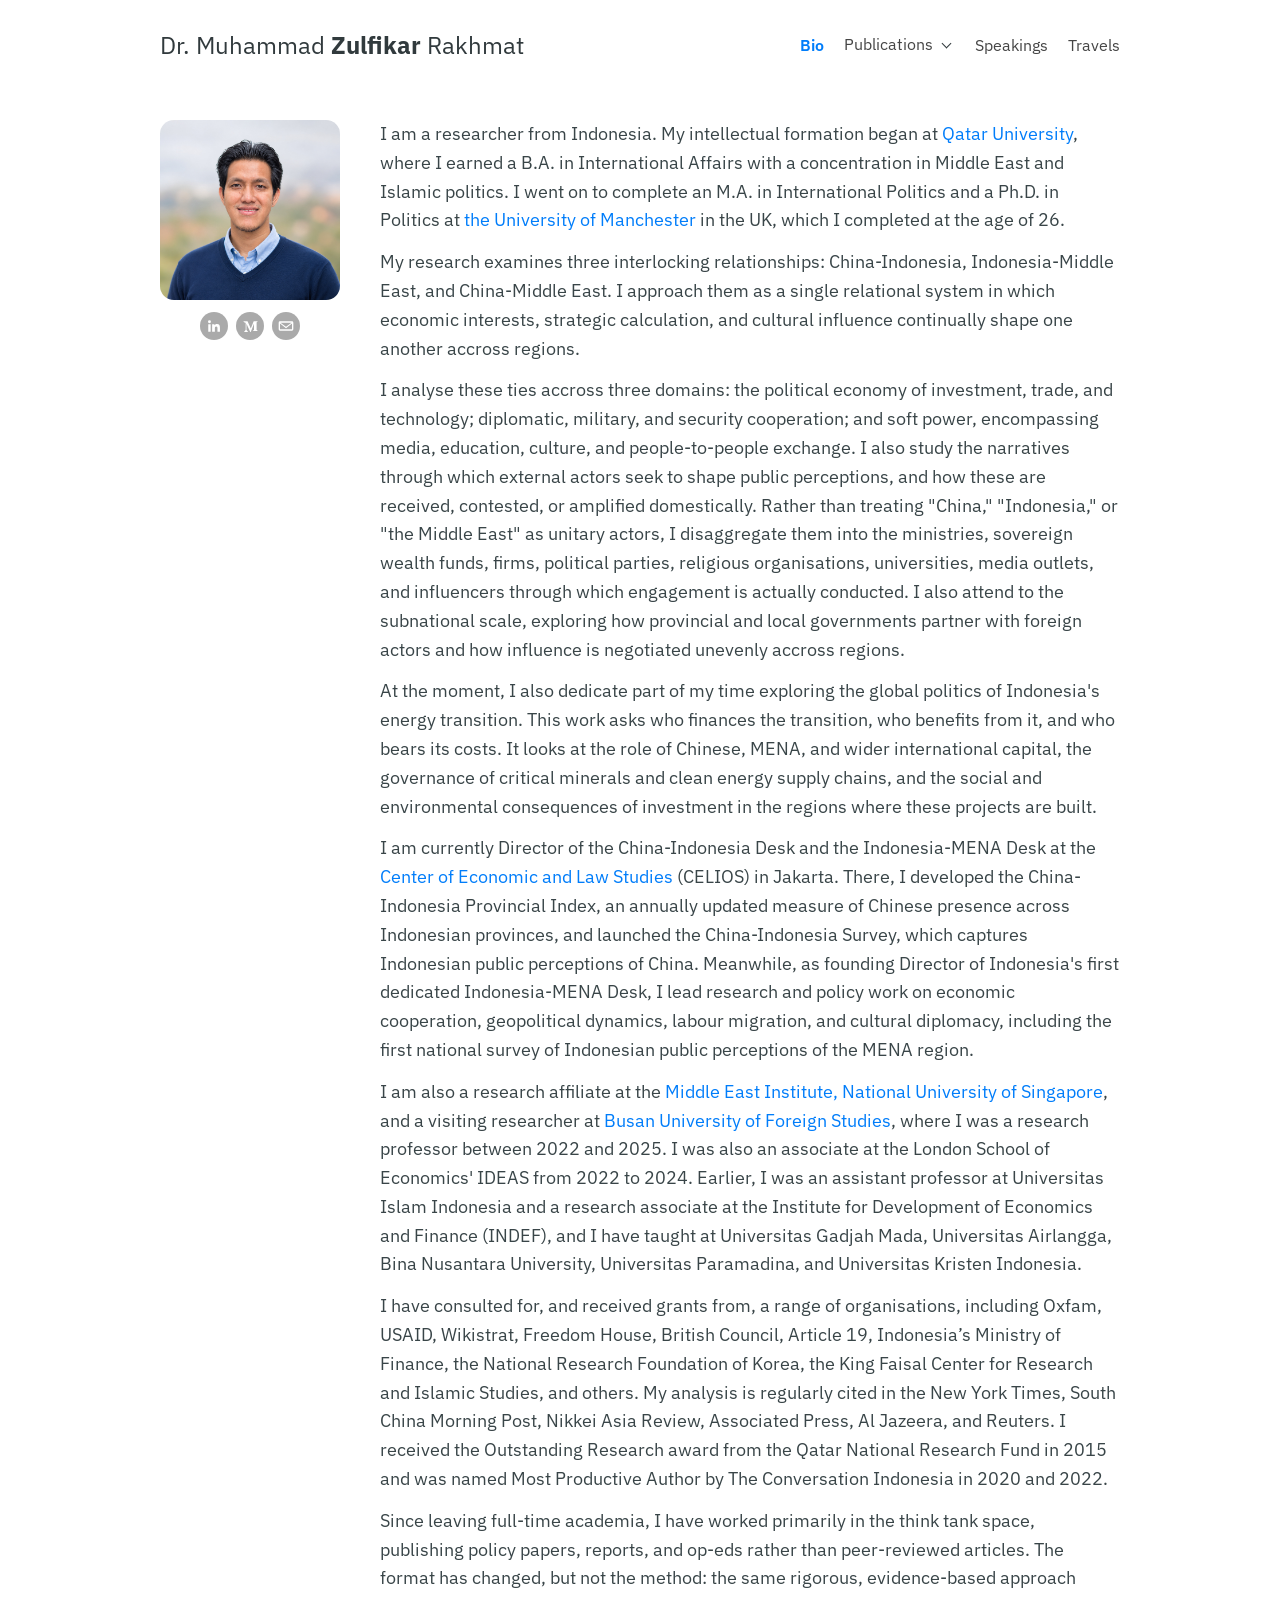
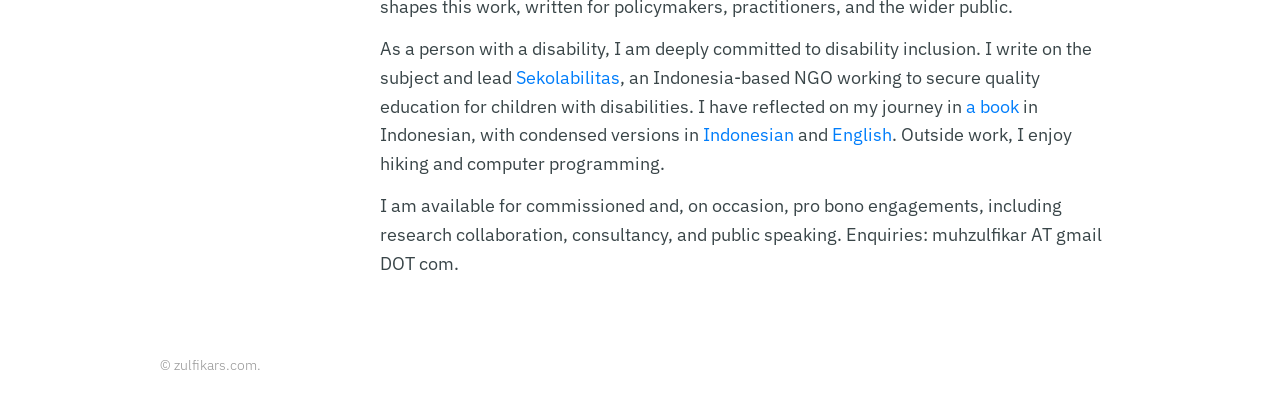
<file: index.html>
<!DOCTYPE html>

<html><head>
<meta content="Hugo 0.68.3" name="generator"/>
<meta charset="utf-8"/>
<meta content="width=device-width, initial-scale=1.0" name="viewport"/>
<meta content="Dr. Muhammad Zulfikar Rakhmat is a researcher focusing on China-Indonesia-Middle East relations." name="description"/>
<link href="https://muhzulfikar.org" rel="alternate" title="Dr. Muhammad Zulfikar Rakhmat" type="application/rss+xml"/>
<link href="https://fonts.googleapis.com" rel="preconnect"/>
<link crossorigin="" href="https://fonts.gstatic.com" rel="preconnect"/>
<link href="https://fonts.googleapis.com/css2?family=IBM+Plex+Sans:wght@400;500;600;700&amp;display=swap" rel="stylesheet"/>
<link href="new_updated.css" rel="stylesheet"/>
<script async="" src="https://www.googletagmanager.com/gtag/js?id=UA-73915981-3"></script>
<script>
      window.dataLayer = window.dataLayer || [];
      function gtag(){dataLayer.push(arguments);}
      gtag('js', new Date());

      gtag('config', 'UA-73915981-3');
    </script>
<link href="/site.webmanifest" rel="manifest"/>
<title>Bio | Dr. Muhammad Zulfikar Rakhmat</title>
</head>
<body>

<header class="site-header" id="banner">
  <h2>
    <a href="index.html">
      Dr. Muhammad <strong>Zulfikar</strong> Rakhmat
    </a>
  </h2>

  <nav aria-label="Main navigation" class="top-nav">
    <ul>
      <li>
        <a href="index.html" aria-current="page" class="active">Bio</a>
      </li>

      <li class="nav-dropdown">
        <a href="publications.html">Publications</a>

        <button
          class="dropdown-toggle"
          type="button"
          aria-label="Open Publications submenu"
          aria-expanded="false"
          aria-controls="publications-submenu">
          <span aria-hidden="true">⌄</span>
        </button>

        <ul class="publications-submenu" id="publications-submenu">

          <li class="mega-menu-column">
            <h3>Academic Publications</h3>
            <ul>
              <li><a href="publications.html#books">Books</a></li>
              <li><a href="publications.html#book-chapters">Book Chapters</a></li>
              <li><a href="publications.html#peer-reviewed-articles">Peer-Reviewed Articles</a></li>
              <li><a href="publications.html#research-reports">Research Reports</a></li>
              <li><a href="publications.html#academic-theses">Academic Theses</a></li>
            </ul>
          </li>

          <li class="mega-menu-column">
            <h3>Op-Eds</h3>
            <ul>
              <li><a href="publications.html#op-eds-china-indonesia">China-Indonesia</a></li>
              <li><a href="publications.html#op-eds-indonesia-middle-east">Indonesia-Middle East</a></li>
              <li><a href="publications.html#op-eds-china-middle-east">China-Middle East</a></li>
              <li><a href="publications.html#op-eds-disability-indonesia">Global Politics of Indonesia's Energy Transition</a></li> 
              <li><a href="publications.html#op-eds-disability-indonesia">Disability in Indonesia</a></li>
            </ul>
          </li>

          <li class="mega-menu-column">
            <h3>Misc.</h3>
            <ul>
              <li><a href="publications.html#writing-socio-economic-indonesia">Misc.</a></li>
            </ul>
          </li>

        </ul>
      </li>

      <li>
        <a href="speakings.html">Speakings</a>
      </li>

      <li>
        <a href="travels.html">Travels</a>
      </li>
    </ul>
  </nav>
</header>

      
<div class="page-layout">
<aside aria-label="Profile and social links" class="profile-sidebar">
<img alt="Profile photo of Dr. Muhammad Zulfikar Rakhmat" class="profile-photo" src="profile.jpg"/>
<div class="social-links">

<a aria-label="LinkedIn" href="https://www.linkedin.com/in/muhzulfikar/" rel="noopener noreferrer" target="_blank" title="LinkedIn">
<svg aria-hidden="true" viewbox="0 0 24 24"><path d="M5.2 3.5a2.2 2.2 0 1 1 0 4.4 2.2 2.2 0 0 1 0-4.4ZM3.4 9.5H7v11H3.4v-11Zm5.8 0h3.5V11h.1c.5-.9 1.7-1.9 3.6-1.9 3.8 0 4.5 2.5 4.5 5.7v5.7h-3.7v-5.1c0-1.2 0-2.8-1.8-2.8s-2.1 1.3-2.1 2.7v5.2H9.2v-11Z"></path></svg>
</a>
<a aria-label="Medium" href="https://medium.com/@zulfikars" rel="noopener noreferrer" target="_blank" title="Medium">
<svg aria-hidden="true" viewbox="0 0 24 24"><path d="M4 7.2c0-.3-.1-.5-.4-.7L2 5.1V4.8h6.3l4.9 10.8 4.3-10.8h6v.3l-1.4 1.1c-.1.1-.2.2-.2.4v11c0 .2.1.3.2.4l1.4 1.1v.3h-7.1v-.3l1.5-1.1c.1-.1.1-.2.1-.4V8.7l-4.9 12.4h-.7L6.7 8.7v8.8c-.1.3.1.7.4.9l1.9 2.3v.3H3.2v-.3l1.9-2.3c.3-.2.4-.6.4-.9V7.2Z"></path></svg>
</a>
<a aria-label="Email" href="mailto:muhzulfikar@gmail.com" title="Email">
<svg aria-hidden="true" viewbox="0 0 24 24"><path d="M3 5h18a2 2 0 0 1 2 2v10a2 2 0 0 1-2 2H3a2 2 0 0 1-2-2V7a2 2 0 0 1 2-2Zm9 8.1L20.3 7H3.7l8.3 6.1Zm0 2.4L3 8.2V17h18V8.2l-9 7.3Z"></path></svg>
</a>

</div>
</aside>
<main id="content">
      <p>I am a researcher from Indonesia. My intellectual formation began at <a href="http://www.qu.edu.qa">Qatar University</a>, where I earned a B.A. in International Affairs with a concentration in Middle East and Islamic politics. I went on to complete an M.A. in International Politics and a Ph.D. in Politics at <a href="http://www.manchester.ac.uk/">the University of Manchester</a> in the UK, which I completed at the age of 26.</p>
      <p>My research examines three interlocking relationships: China-Indonesia, Indonesia-Middle East, and China-Middle East. I approach them as a single relational system in which economic interests, strategic calculation, and cultural influence continually shape one another accross regions.</p>
      <p>I analyse these ties accross three domains: the political economy of investment, trade, and technology; diplomatic, military, and security cooperation; and soft power, encompassing media, education, culture, and people-to-people exchange. I also study the narratives through which external actors seek to shape public perceptions, and how these are received, contested, or amplified domestically. Rather than treating "China," "Indonesia," or "the Middle East" as unitary actors, I disaggregate them into the ministries, sovereign wealth funds, firms, political parties, religious organisations, universities, media outlets, and influencers through which engagement is actually conducted. I also attend to the subnational scale, exploring how provincial and local governments partner with foreign actors and how influence is negotiated unevenly accross regions.</p>
      <p>At the moment, I also dedicate part of my time exploring the global politics of Indonesia's energy transition. This work asks who finances the transition, who benefits from it, and who bears its costs. It looks at the role of Chinese, MENA, and wider international capital, the governance of critical minerals and clean energy supply chains, and the social and environmental consequences of investment in the regions where these projects are built.</p>
      <p>I am currently Director of the China-Indonesia Desk and the Indonesia-MENA Desk at the <a href="http://celios.co.id">Center of Economic and Law Studies</a> (CELIOS) in Jakarta. There, I developed the China-Indonesia Provincial Index, an annually updated measure of Chinese presence across Indonesian provinces, and launched the China-Indonesia Survey, which captures Indonesian public perceptions of China. Meanwhile, as founding Director of Indonesia's first dedicated Indonesia-MENA Desk, I lead research and policy work on economic cooperation, geopolitical dynamics, labour migration, and cultural diplomacy, including the first national survey of Indonesian public perceptions of the MENA region.</p>
      <p>I am also a research affiliate at the <a href="https://mei.nus.edu.sg/members/muhammad-zulfikar-rakhmat/">Middle East Institute, National University of Singapore</a>, and a visiting researcher at <a href="https://iseas.bufs.ac.kr/bbs/board.php?bo_table=iseas_gallery01">Busan University of Foreign Studies</a>, where I was a research professor between 2022 and 2025. I was also an associate at the London School of Economics' IDEAS from 2022 to 2024. Earlier, I was an assistant professor at Universitas Islam Indonesia and a research associate at the Institute for Development of Economics and Finance (INDEF), and I have taught at Universitas Gadjah Mada, Universitas Airlangga, Bina Nusantara University, Universitas Paramadina, and Universitas Kristen Indonesia.</p>
      <p>I have consulted for, and received grants from, a range of organisations, including Oxfam, USAID, Wikistrat, Freedom House, British Council, Article 19, Indonesia’s Ministry of Finance, the National Research Foundation of Korea, the King Faisal Center for Research and Islamic Studies, and others. My analysis is regularly cited in the New York Times, South China Morning Post, Nikkei Asia Review, Associated Press, Al Jazeera, and Reuters. I received the Outstanding Research award from the Qatar National Research Fund in 2015 and was named Most Productive Author by The Conversation Indonesia in 2020 and 2022.</p>
      <p>Since leaving full-time academia, I have worked primarily in the think tank space, publishing policy papers, reports, and op-eds rather than peer-reviewed articles. The format has changed, but not the method: the same rigorous, evidence-based approach shapes this work, written for policymakers, practitioners, and the wider public.</p>
      <p>As a person with a disability, I am deeply committed to disability inclusion. I write on the subject and lead <a href="http://sekolabilitas.org">Sekolabilitas</a>, an Indonesia-based NGO working to secure quality education for children with disabilities. I have reflected on my journey in <a href="https://www.goodreads.com/book/show/28619404-inilah-jihadku">a book</a> in Indonesian, with condensed versions in <a href="https://medium.com/@zulfikars/tuhan-hanya-memberikan-kesempurnaan-d92560aaea72">Indonesian</a> and <a href="https://medium.com/@zulfikars/god-has-never-given-me-disability-685bfb8de6c7">English</a>. Outside work, I enjoy hiking and computer programming.</p>
      <p>I am available for commissioned and, on occasion, pro bono engagements, including research collaboration, consultancy, and public speaking. Enquiries: muhzulfikar AT gmail DOT com.</p>
</main>
      <footer id="footer">
    © zulfikars.com. 
</footer>
</div><!-- /.page-layout -->

<script>
document.addEventListener("DOMContentLoaded", function () {
  const dropdown = document.querySelector(".nav-dropdown");
  if (!dropdown) return;

  const trigger = dropdown.querySelector(":scope > a");
  const toggle = dropdown.querySelector(".dropdown-toggle");
  const menu = dropdown.querySelector(".publications-submenu");

  function setOpen(open) {
    dropdown.classList.toggle("is-open", open);
    toggle.setAttribute("aria-expanded", String(open));
    toggle.setAttribute(
      "aria-label",
      open ? "Close Publications submenu" : "Open Publications submenu"
    );
  }

  let closeTimer = null;
  const closeDelay = 450;

  function cancelScheduledClose() {
    if (closeTimer !== null) {
      window.clearTimeout(closeTimer);
      closeTimer = null;
    }
  }

  function scheduleClose() {
    cancelScheduledClose();
    closeTimer = window.setTimeout(function () {
      setOpen(false);
      closeTimer = null;
    }, closeDelay);
  }

  dropdown.addEventListener("pointerenter", function () {
    cancelScheduledClose();
    if (window.matchMedia("(min-width: 701px)").matches) {
      setOpen(true);
    }
  });

  dropdown.addEventListener("pointerleave", function () {
    if (window.matchMedia("(min-width: 701px)").matches) {
      scheduleClose();
    }
  });

  trigger.addEventListener("click", function (event) {
    event.preventDefault();
    cancelScheduledClose();
    setOpen(true);
  });

  toggle.addEventListener("click", function (event) {
    event.preventDefault();
    event.stopPropagation();
    cancelScheduledClose();
    setOpen(!dropdown.classList.contains("is-open"));
  });

  document.addEventListener("click", function (event) {
    if (!dropdown.contains(event.target)) {
      setOpen(false);
    }
  });

  document.addEventListener("keydown", function (event) {
    if (event.key === "Escape") {
      setOpen(false);
      toggle.focus();
    }
  });

  menu.querySelectorAll("a").forEach(function (link) {
    link.addEventListener("click", function () {
      setOpen(false);
    });
  });
});
</script>

</body>
</html>
</file>
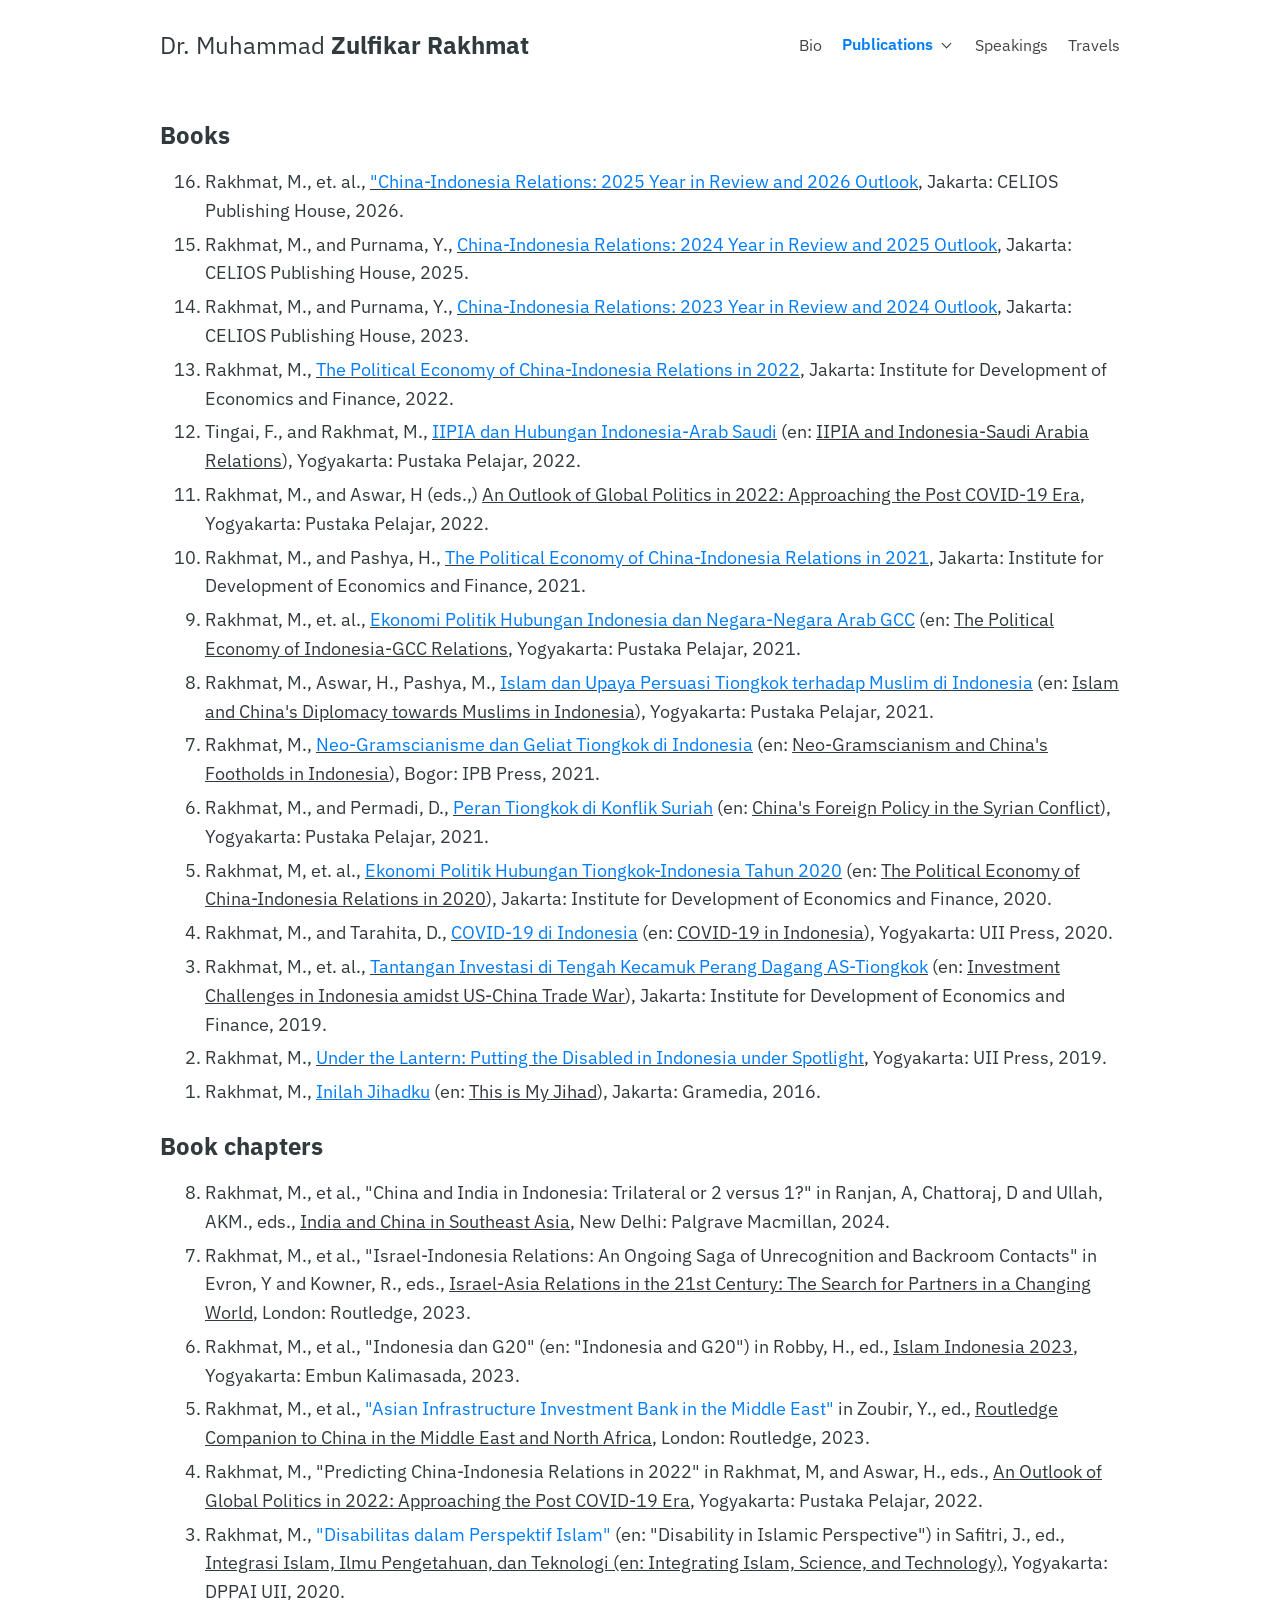
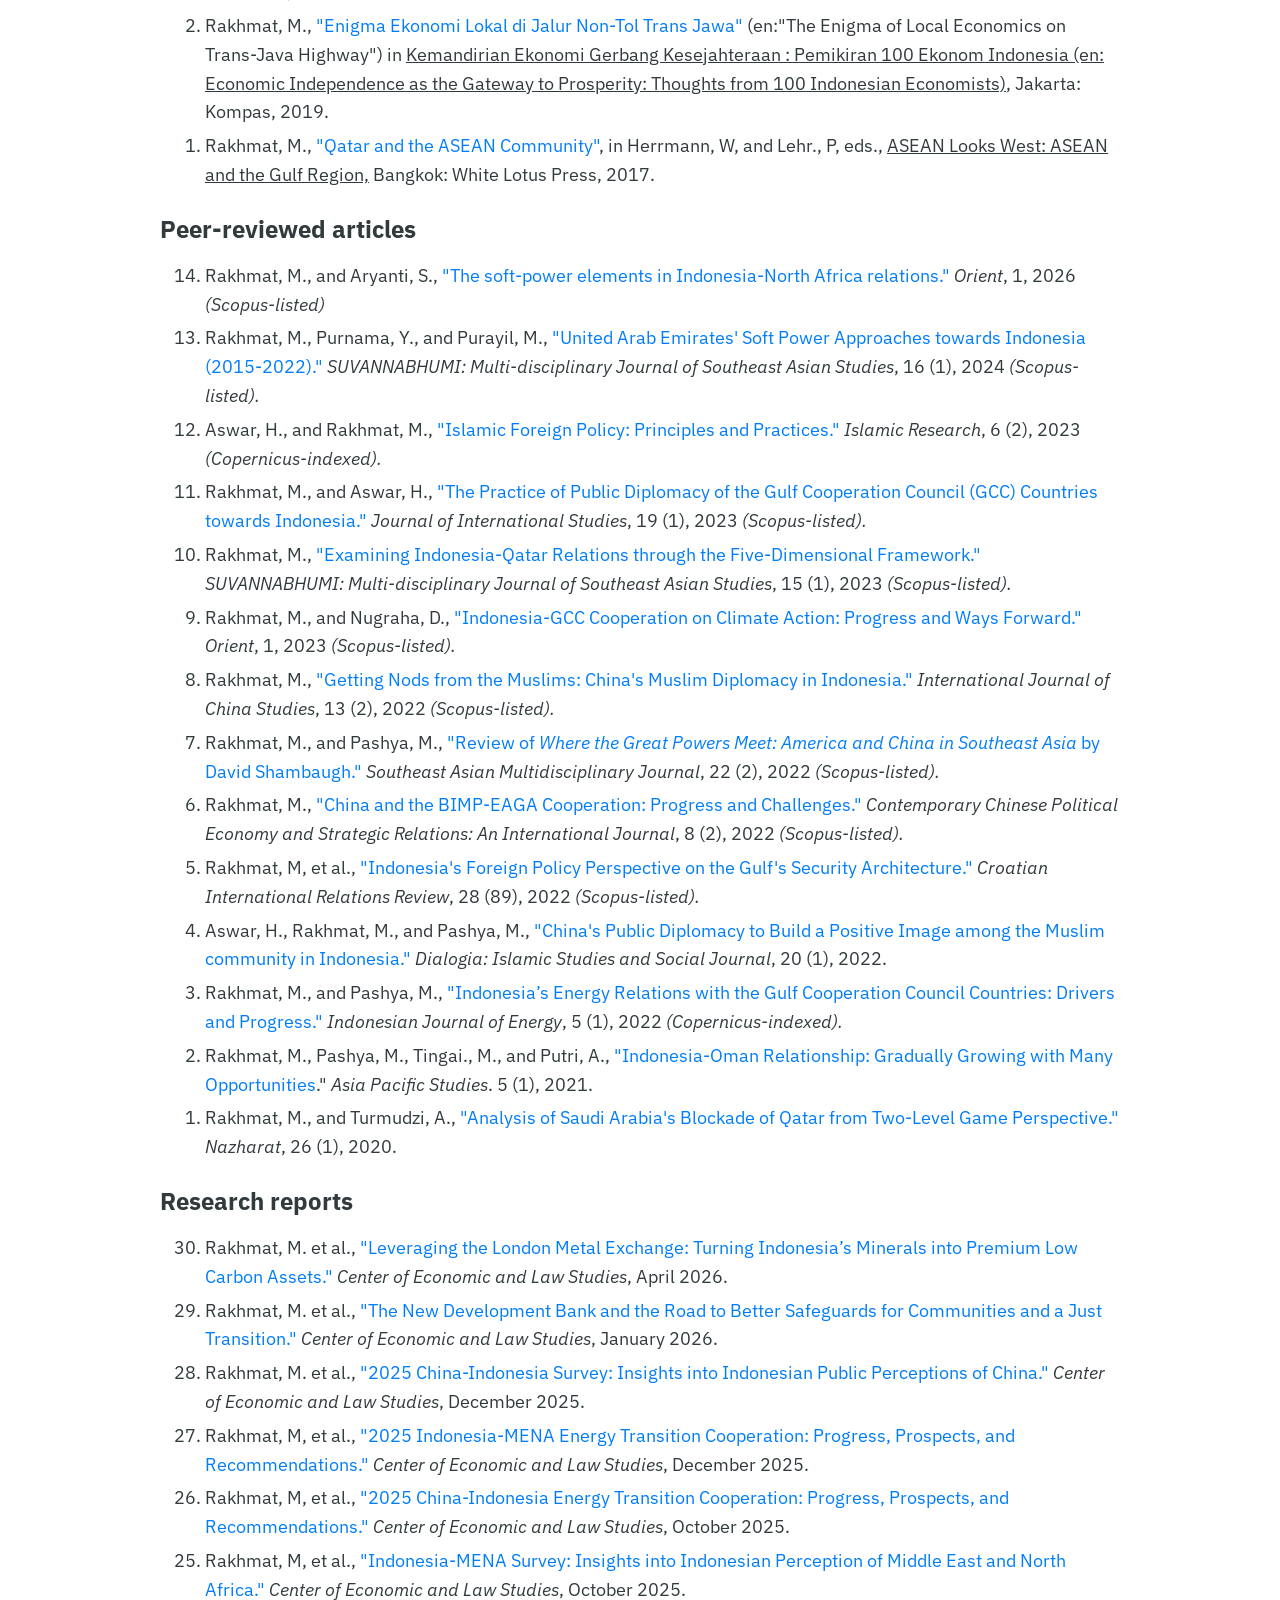
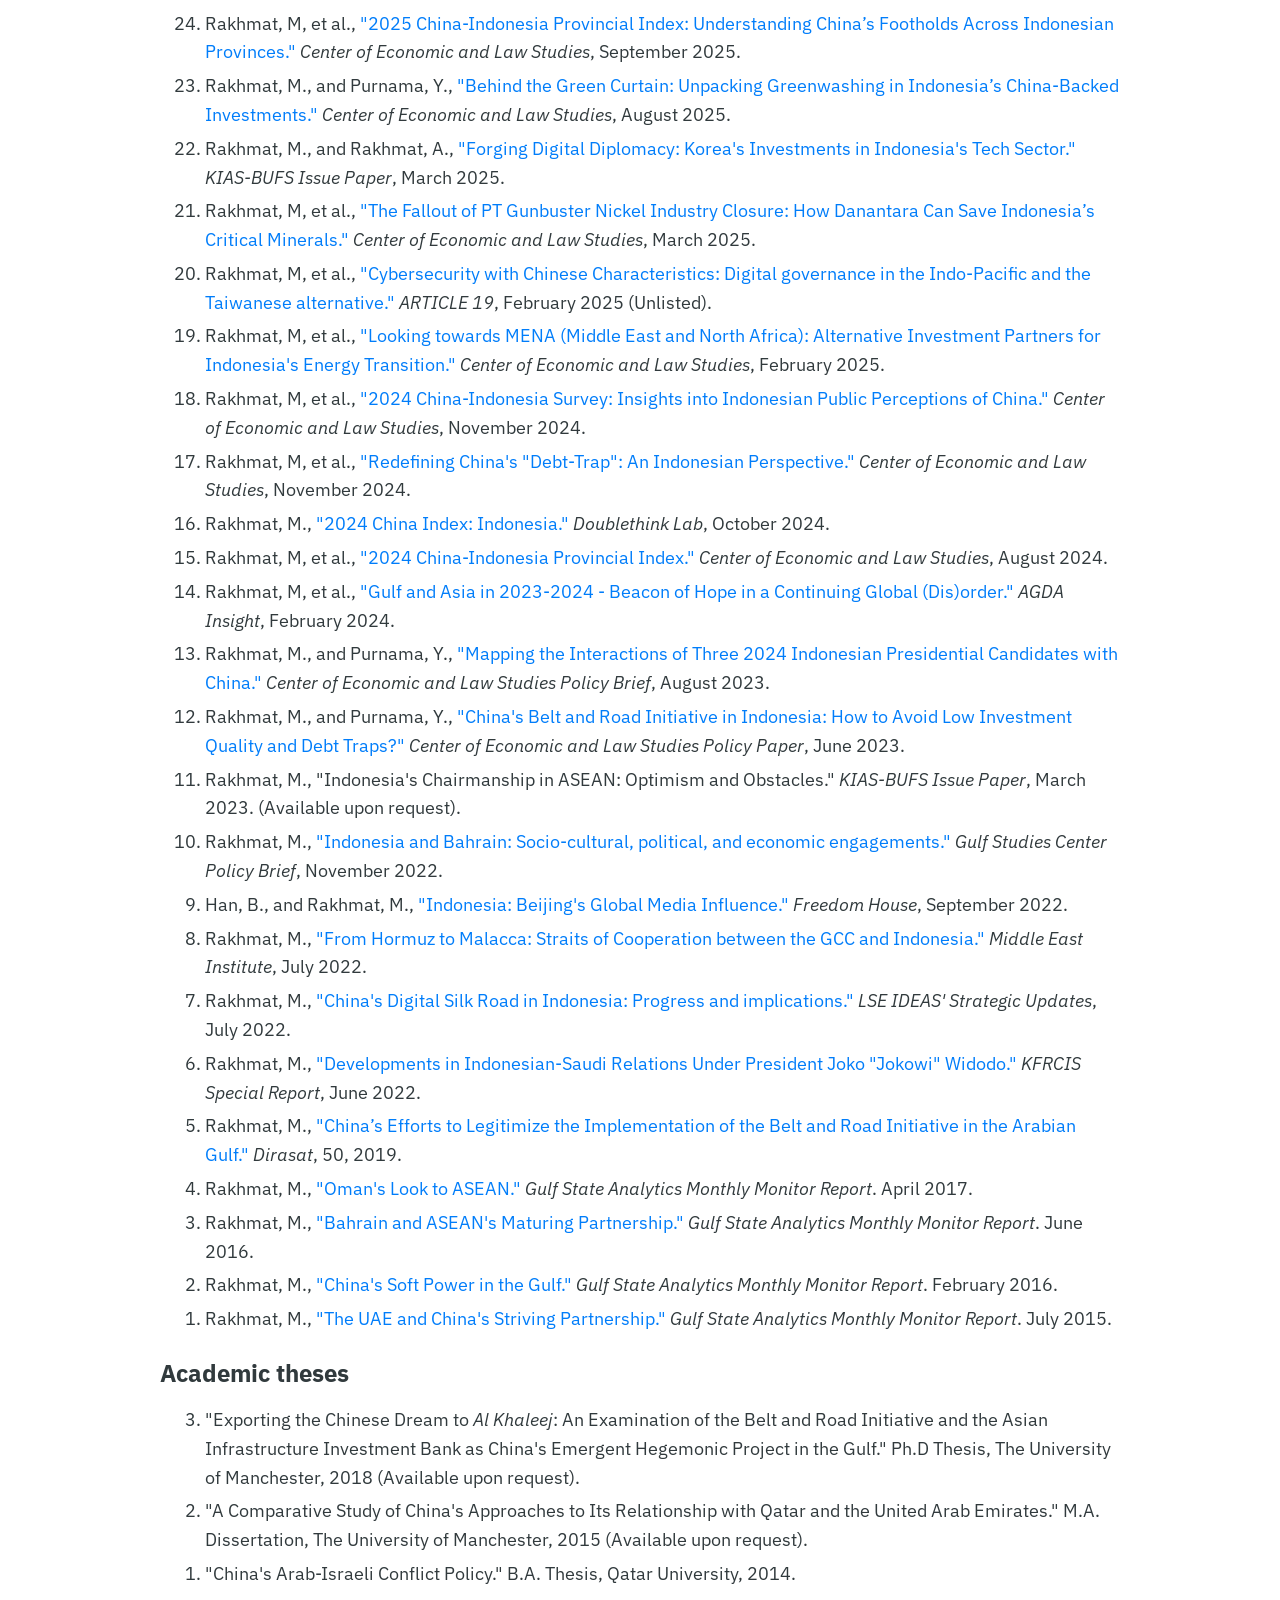
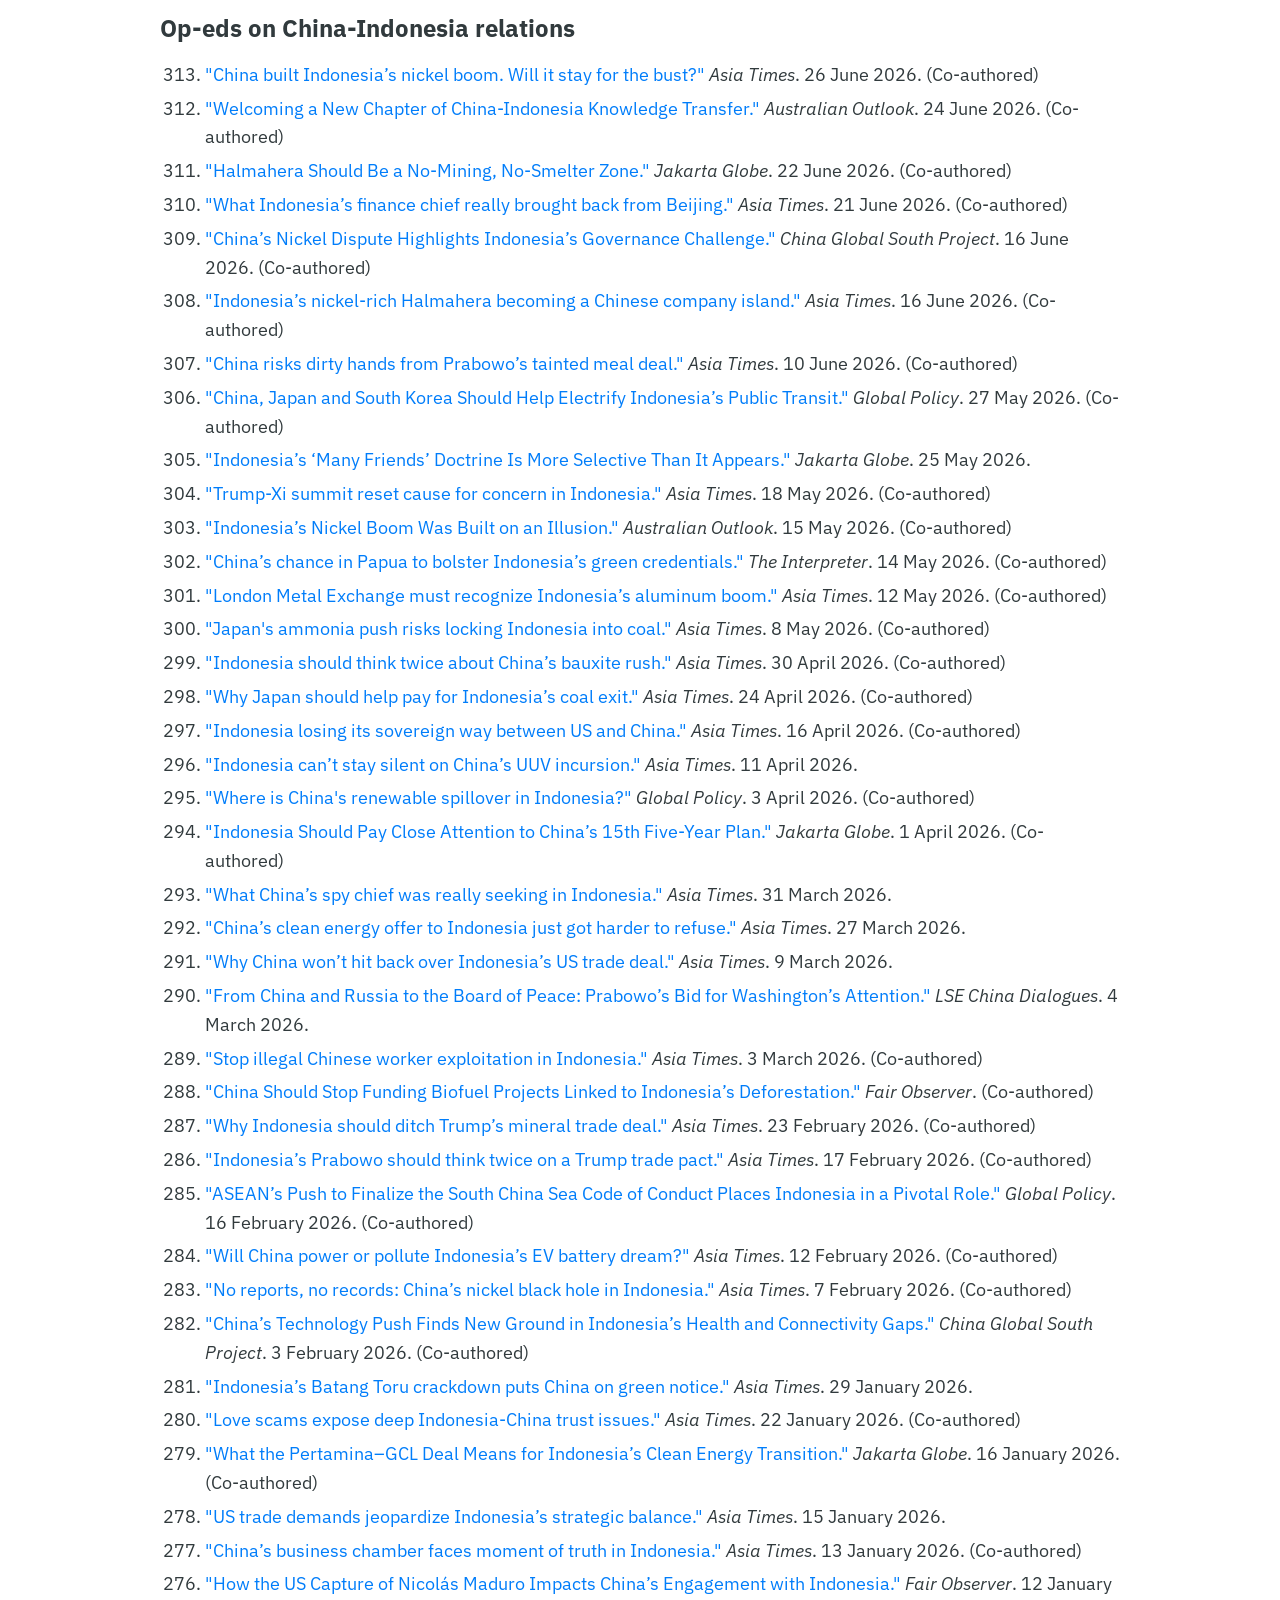
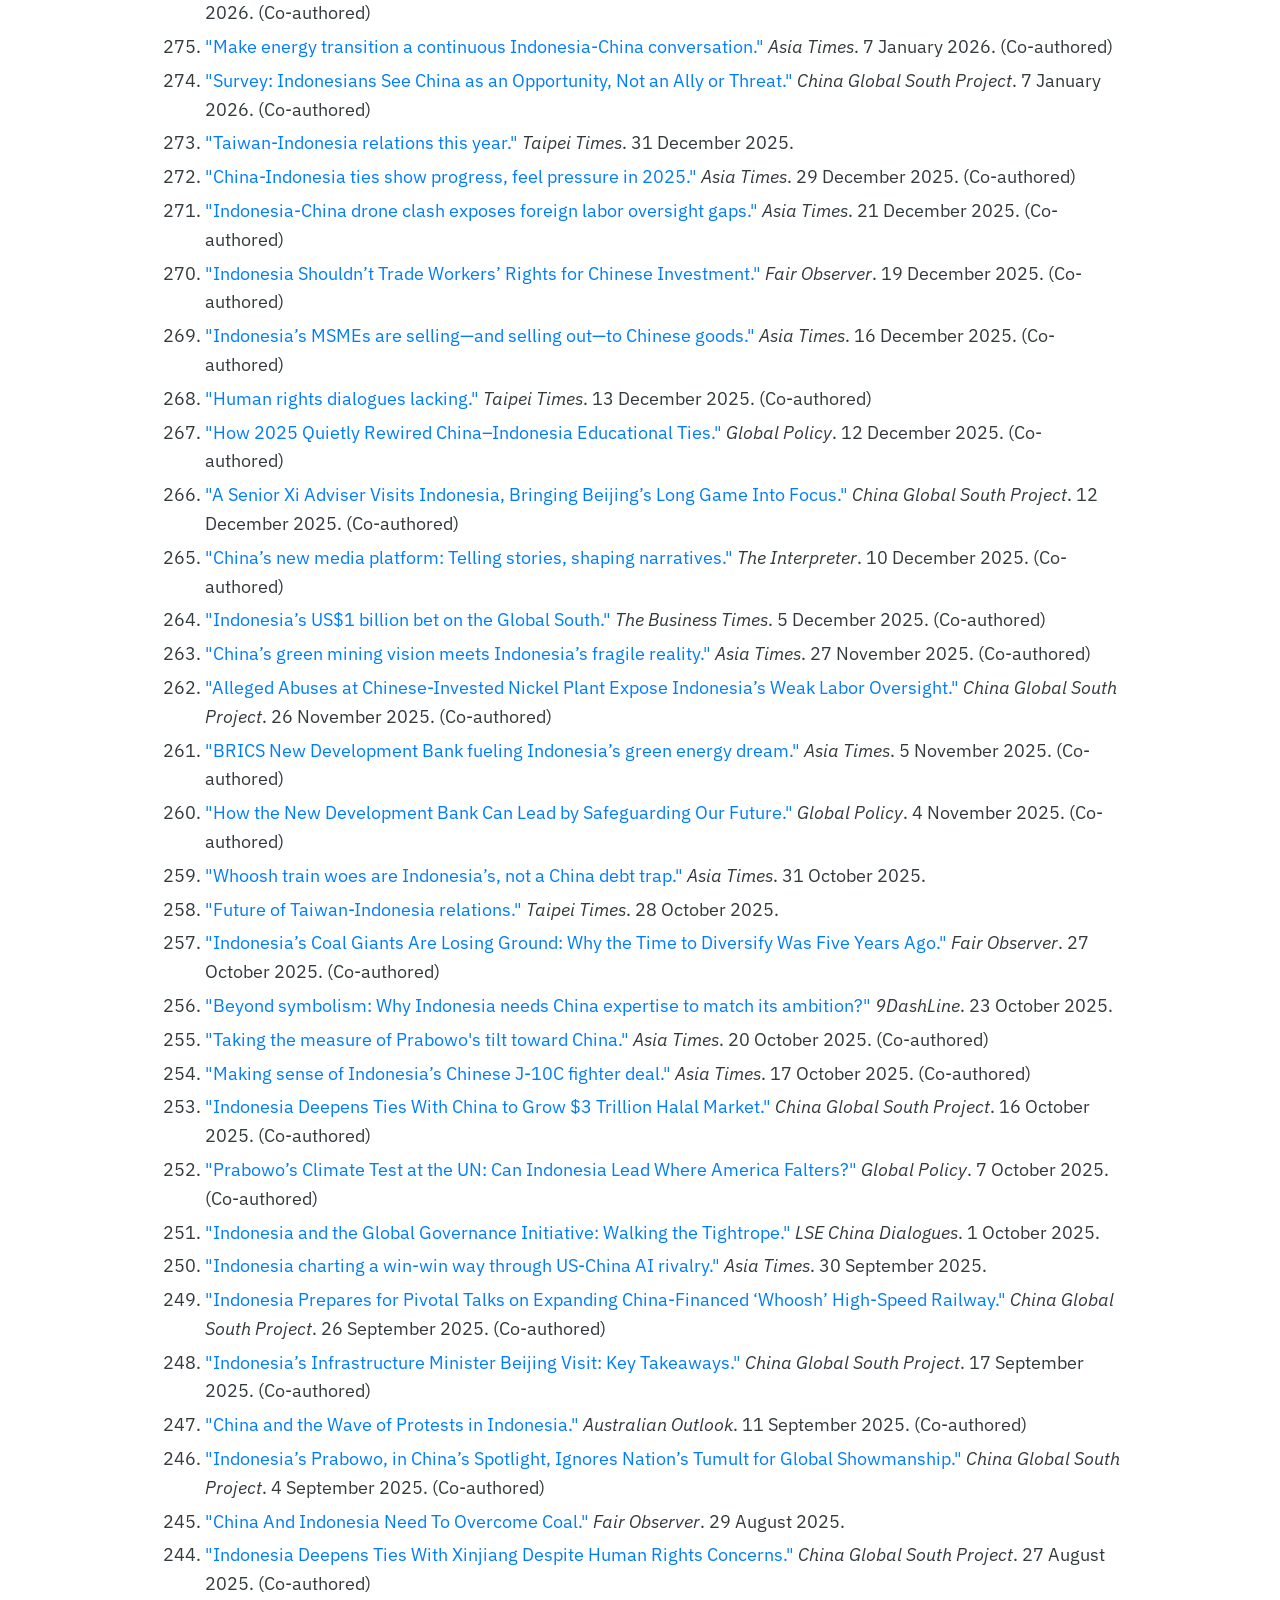
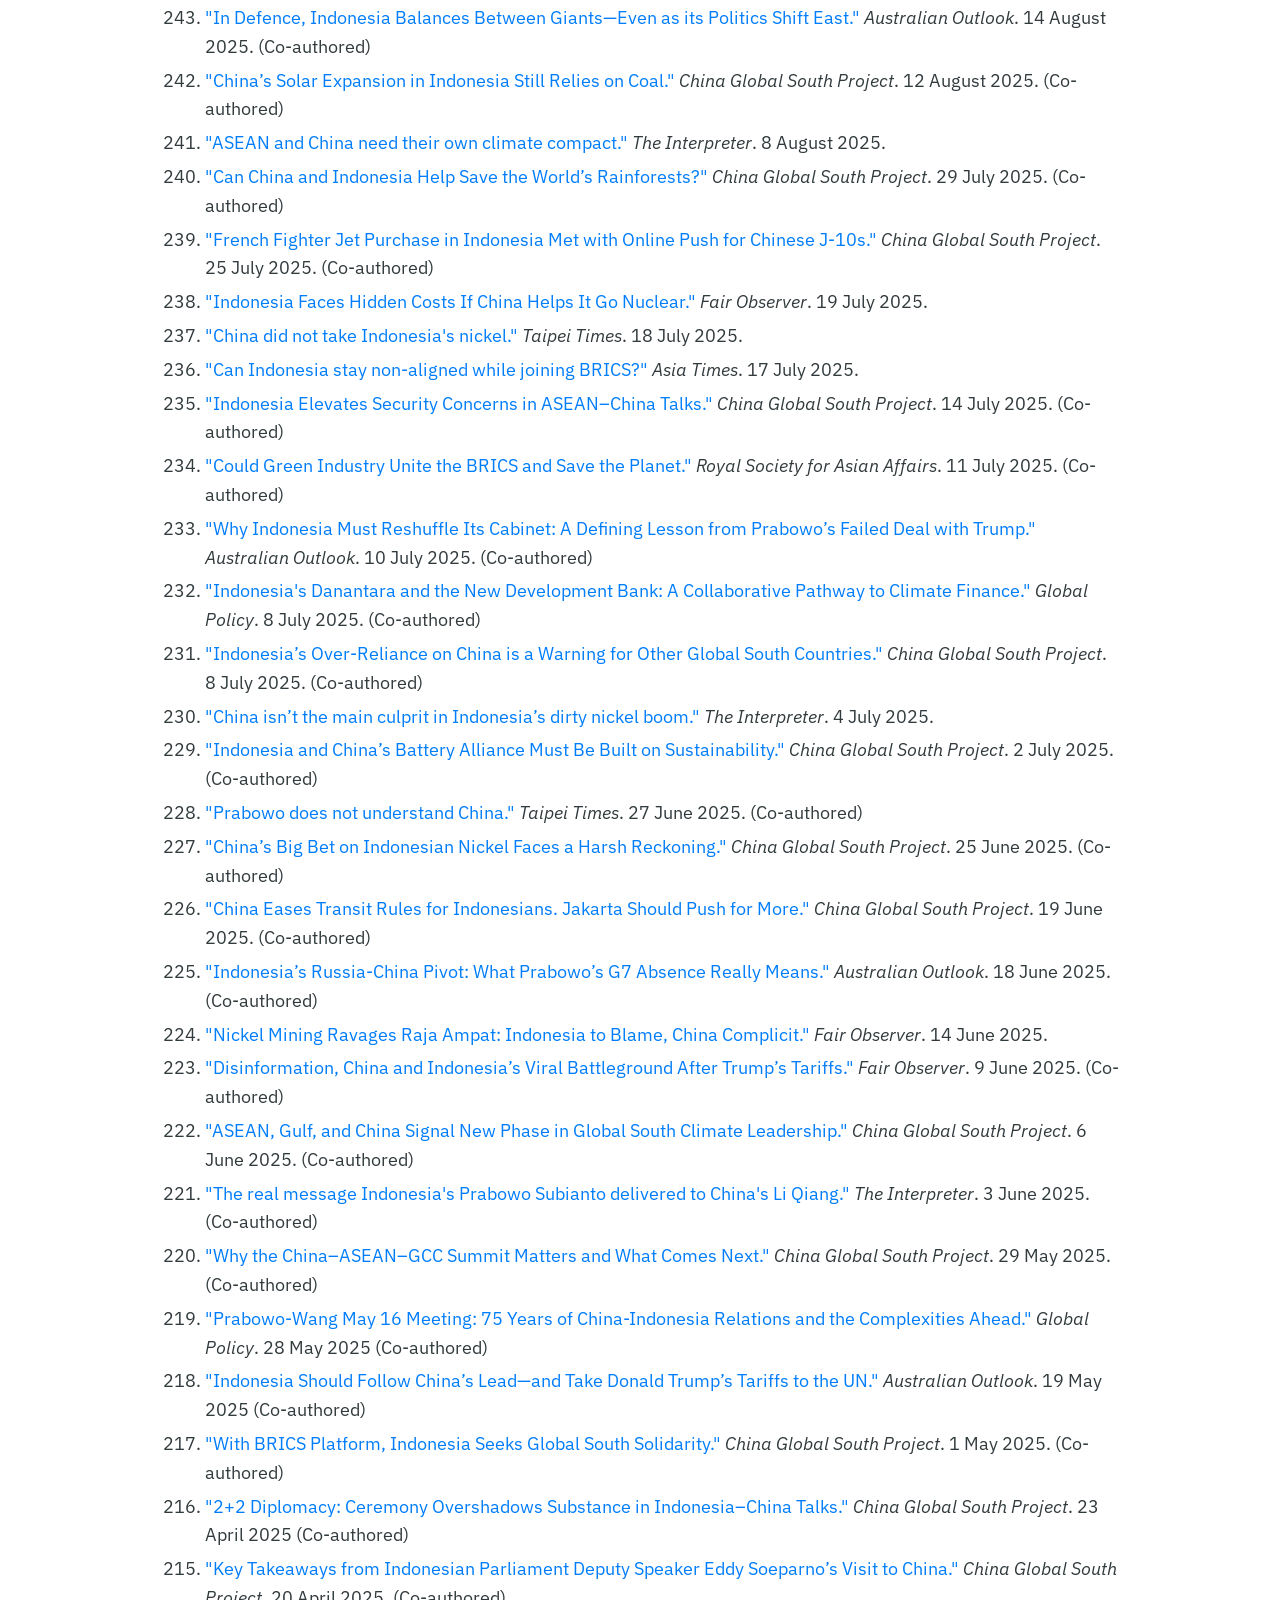
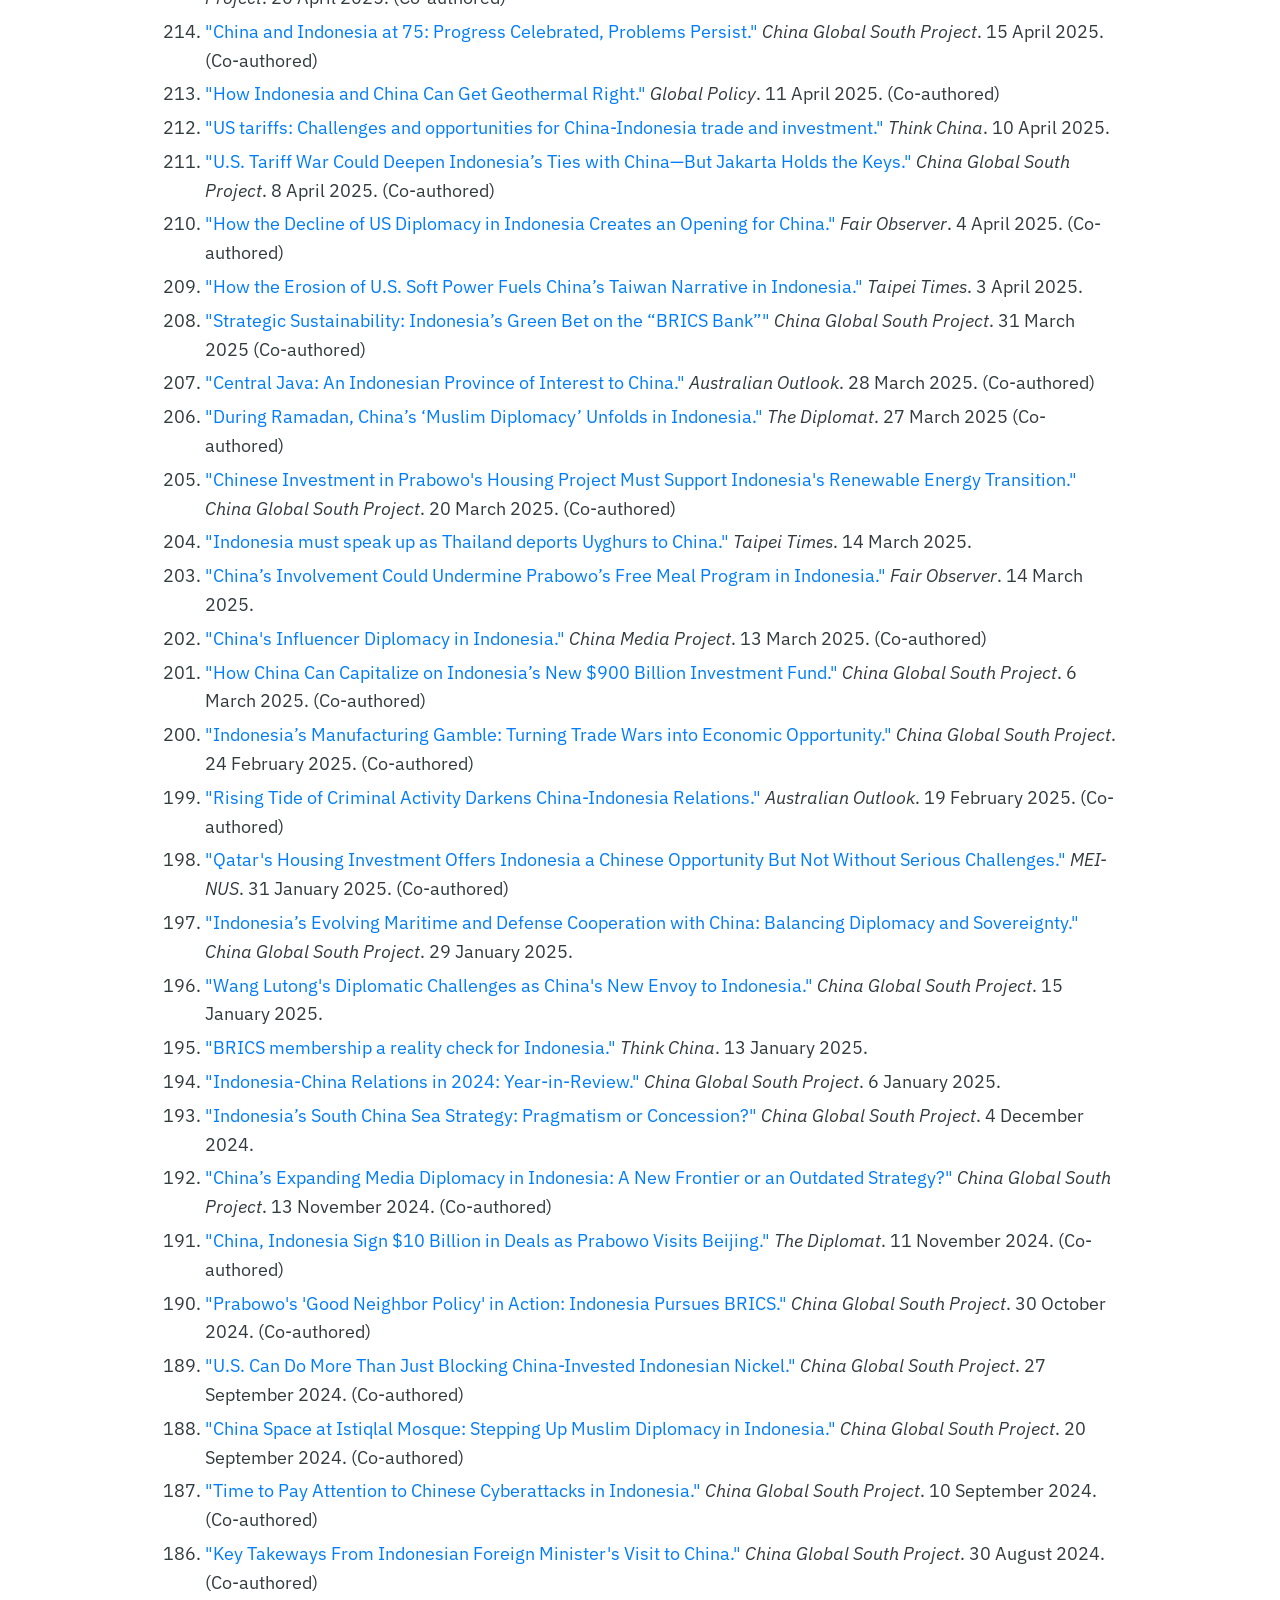
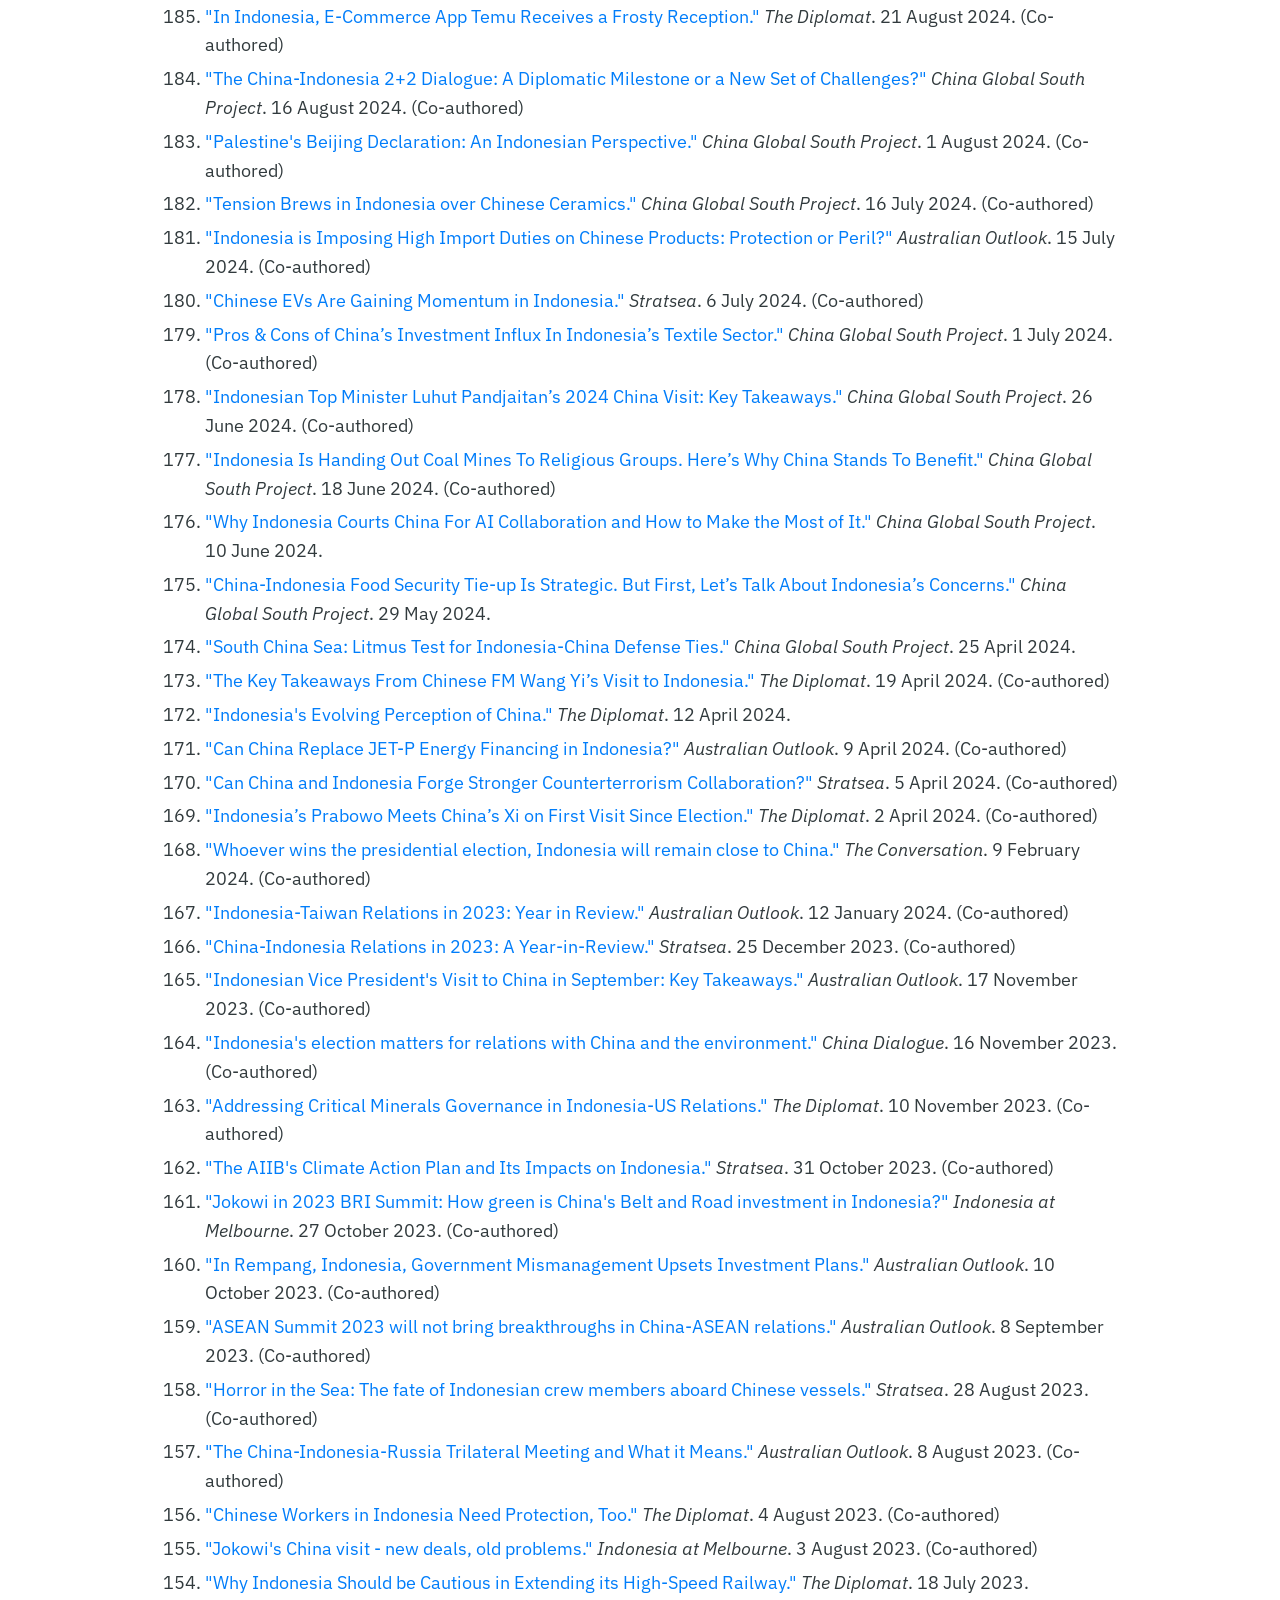
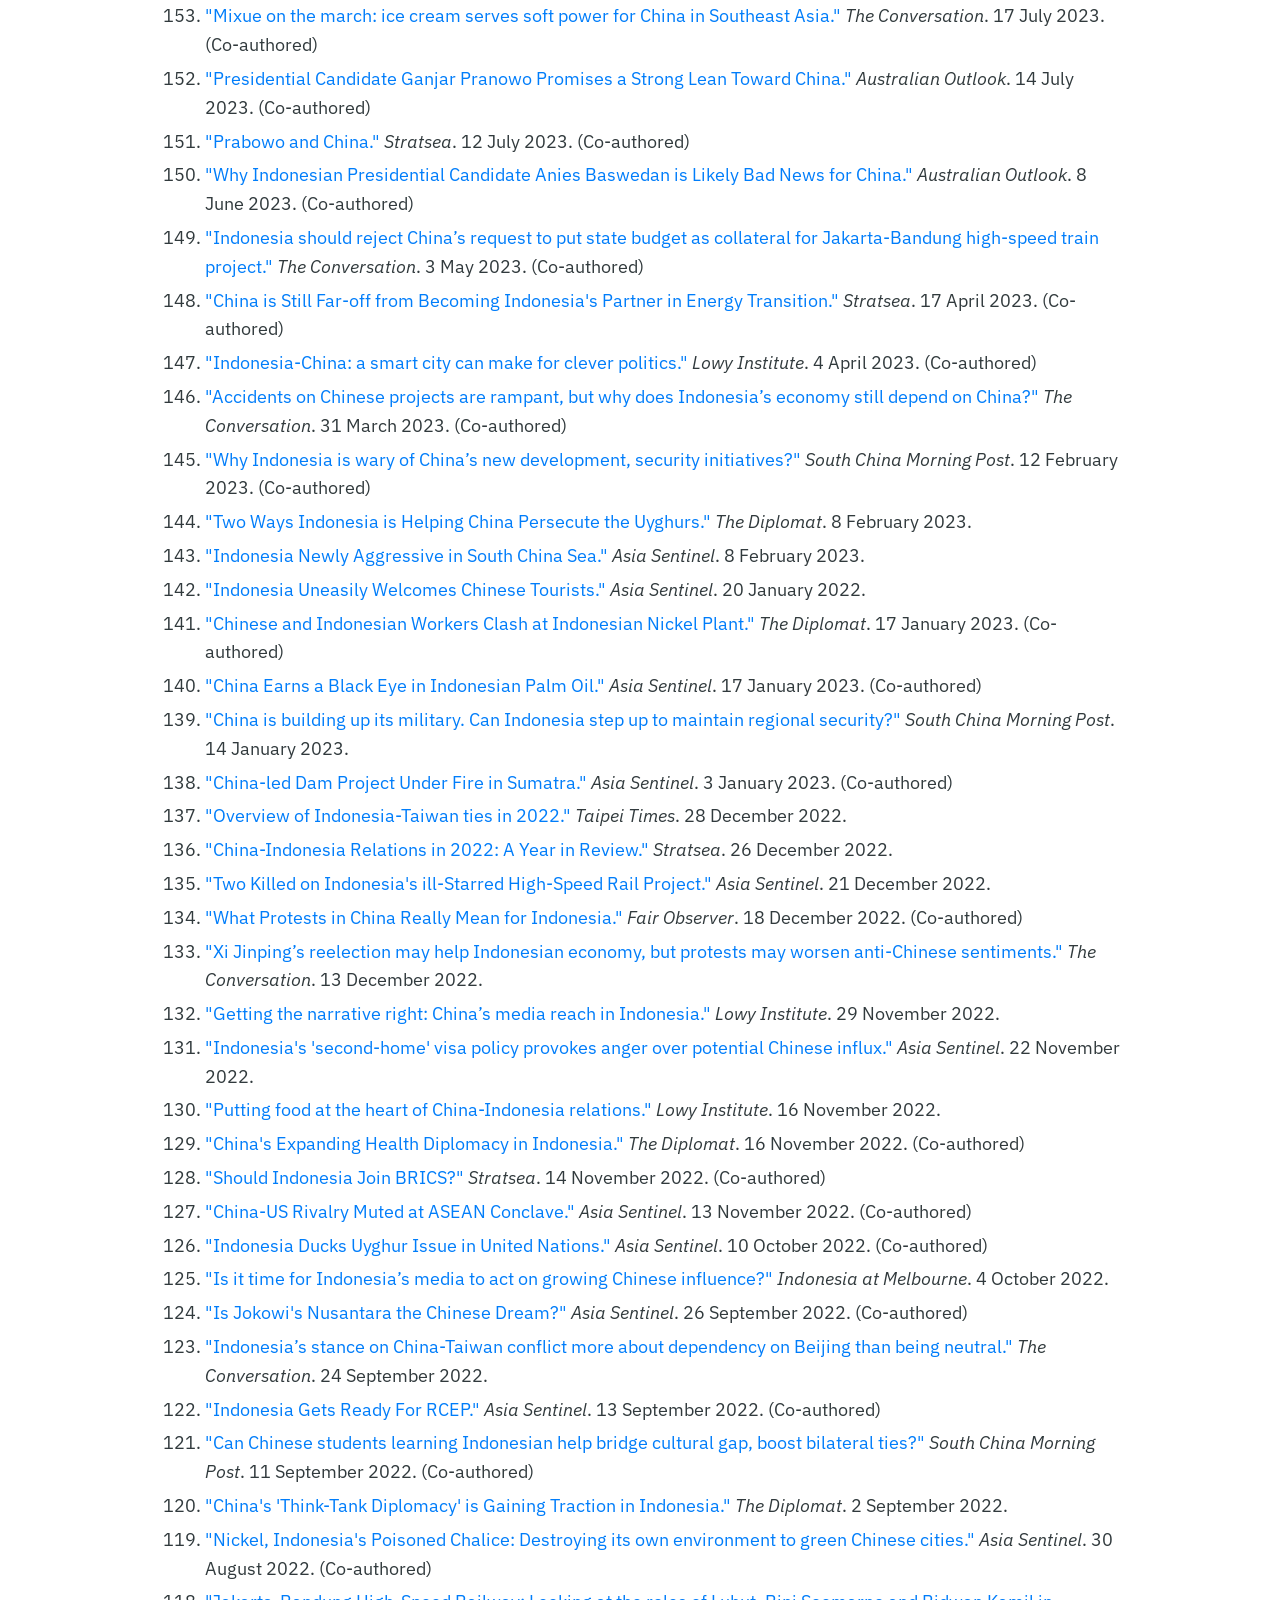
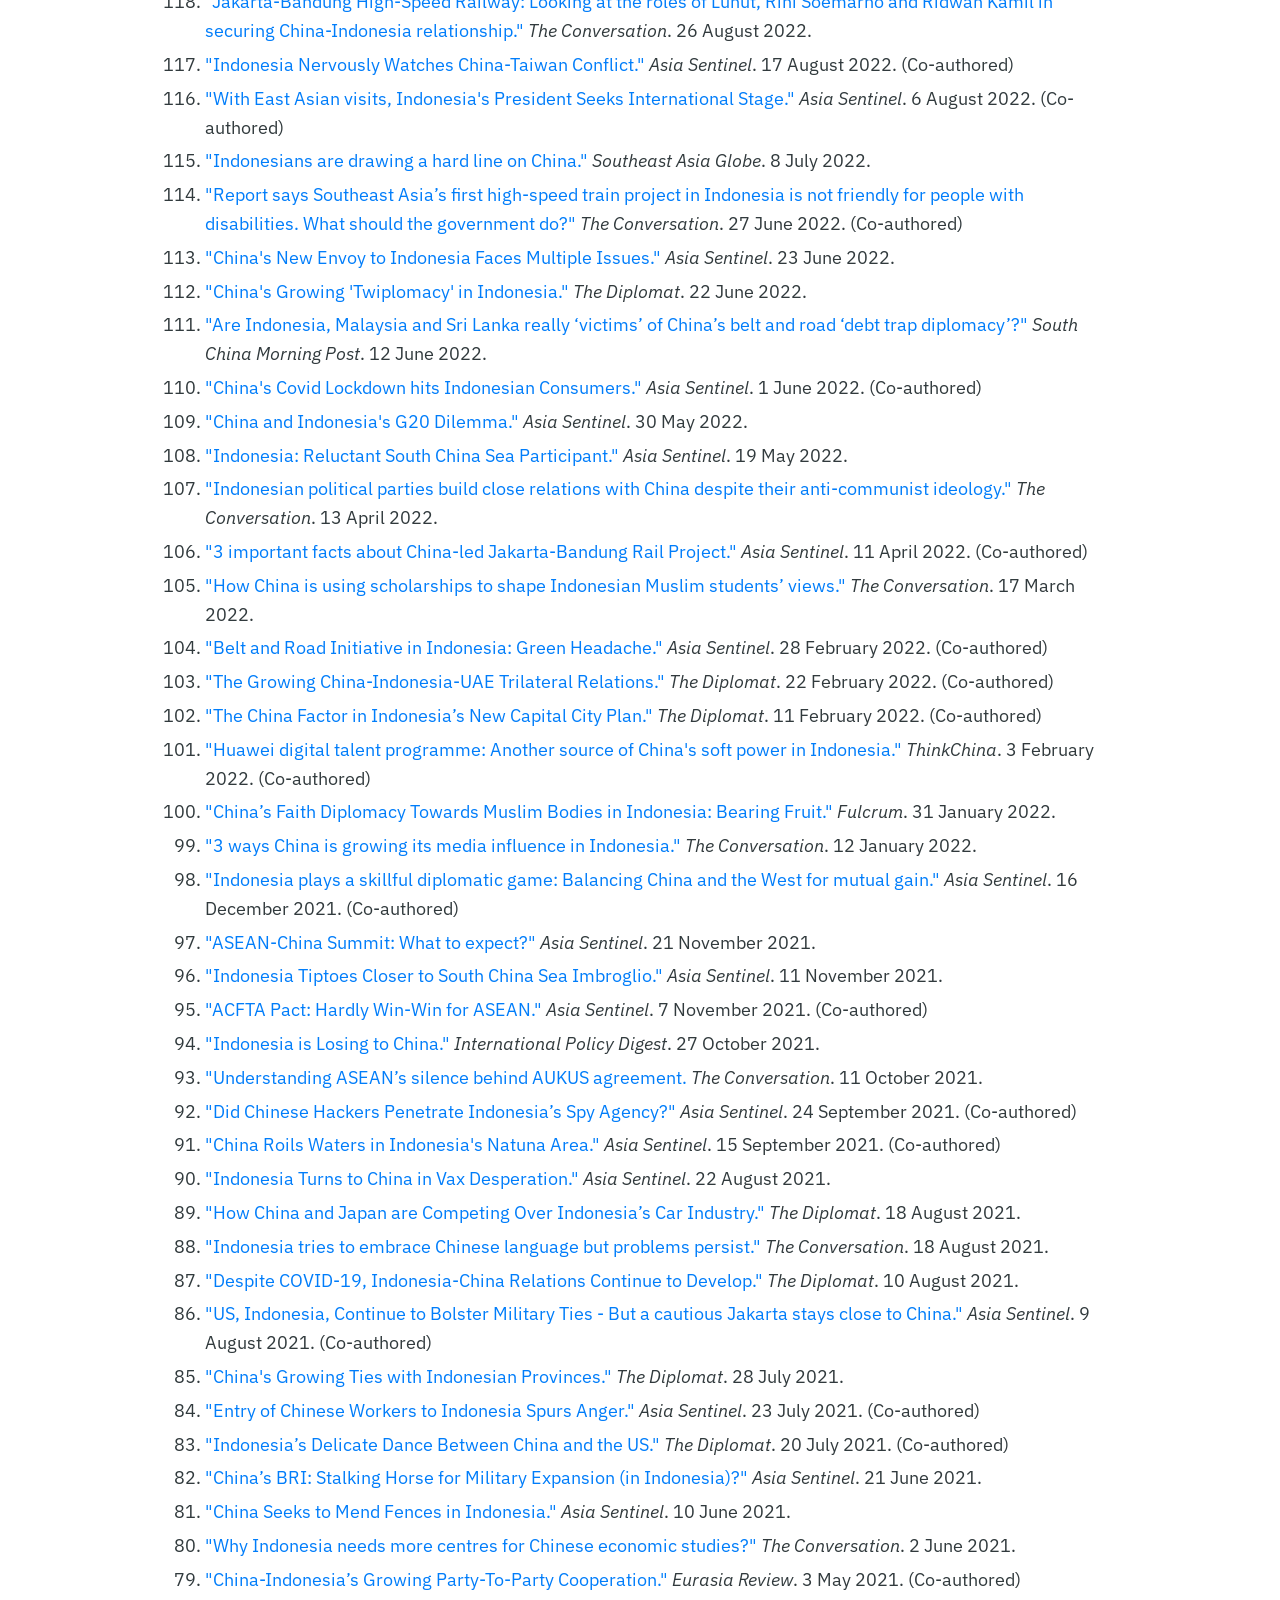
<file: publications.html>
<!DOCTYPE html>

<html><head>
<meta content="Hugo 0.68.3" name="generator"/>
<meta charset="utf-8"/>
<meta content="width=device-width, initial-scale=1.0" name="viewport"/>
<meta content="Dr. Muhammad Zulfikar Rakhmat is a researcher focusing on China-Indonesia-Middle East relations." name="description"/>
<link href="https://muhzulfikar.org" rel="alternate" title="Dr. Muhammad Zulfikar Rakhmat" type="application/rss+xml"/>
<link href="https://fonts.googleapis.com" rel="preconnect"/>
<link crossorigin="" href="https://fonts.gstatic.com" rel="preconnect"/>
<link href="https://fonts.googleapis.com/css2?family=IBM+Plex+Sans:wght@400;500;600;700&amp;display=swap" rel="stylesheet"/>
<link href="new_updated.css" rel="stylesheet"/>
<script async="" src="https://www.googletagmanager.com/gtag/js?id=UA-73915981-3"></script>
<script>
      window.dataLayer = window.dataLayer || [];
      function gtag(){dataLayer.push(arguments);}
      gtag('js', new Date());

      gtag('config', 'UA-73915981-3');
    </script>
<link href="/site.webmanifest" rel="manifest"/>
<title>Publications | Dr. Muhammad Zulfikar Rakhmat</title>
</head>
<body class="publications-page wide-content-page">
<header class="site-header" id="banner"><h2><a href="index.html">Dr. Muhammad <strong>Zulfikar Rakhmat</strong></a></h2><nav aria-label="Main navigation" class="top-nav"><ul><li><a href="index.html">Bio</a></li><li class="nav-dropdown">
<a aria-current="page" class="active" href="publications.html">Publications</a>
<button class="dropdown-toggle" type="button" aria-label="Open Publications submenu" aria-expanded="false" aria-controls="publications-submenu"><span aria-hidden="true">⌄</span></button>
<ul class="publications-submenu" id="publications-submenu">
<li class="mega-menu-column"><h3>Academic Publications</h3><ul>
<li><a href="publications.html#books">Books</a></li>
<li><a href="publications.html#book-chapters">Book chapter</a></li>
<li><a href="publications.html#peer-reviewed-articles">Peer-reviewed articles</a></li>
<li><a href="publications.html#research-reports">Research reports</a></li>
<li><a href="publications.html#academic-theses">Academic theses</a></li>
</ul></li>
<li class="mega-menu-column"><h3>Opinion &amp; Commentary</h3><ul>
<li><a href="publications.html#op-eds-china-indonesia">Op-eds on China-Indonesia relations</a></li>
<li><a href="publications.html#op-eds-indonesia-middle-east">Op-eds on Indonesia-Middle East relations</a></li>
<li><a href="publications.html#op-eds-china-middle-east">Op-eds on China-Middle East relations</a></li>
<li><a href="publications.html#op-eds-disability-indonesia">Op-eds on disability in Indonesia</a></li>
</ul></li>
<li class="mega-menu-column"><h3>Writing Projects</h3><ul>
<li><a href="publications.html#writing-socio-economic-indonesia">Writing project on socio-economic issues in Indonesia (2015-2020)</a></li>
<li><a href="publications.html#writing-muslim-affairs">Writing project on Muslim affairs (2014-2019)</a></li>
</ul></li>
</ul>
</li><li><a href="speakings.html">Speakings</a></li><li><a href="travels.html">Travels</a></li></ul></nav></header>
<div class="page-layout wide-content-page">
<main id="content"><h3 id="books">Books</h3><ol reversed="">
<li>Rakhmat, M., et. al., <u><a href="https://celios.co.id/publishing/china-indonesia-relations-2025-year-in-review-and-2026-outlook/">"China-Indonesia Relations: 2025 Year in Review and 2026 Outlook</a></u>, Jakarta: CELIOS Publishing House, 2026.</li>
<li>Rakhmat, M., and Purnama, Y., <u><a href="https://celios.co.id/publishing/china-indonesia-relations-2024-year-in-review-and-2025-outlook/">China-Indonesia Relations: 2024 Year in Review and 2025 Outlook</a></u>, Jakarta: CELIOS Publishing House, 2025.</li>
<li>Rakhmat, M., and Purnama, Y., <u><a href="https://celios.co.id/publishing/china-indonesia-relations-2023-year-in-review-and-2024-outlook/">China-Indonesia Relations: 2023 Year in Review and 2024 Outlook</a></u>, Jakarta: CELIOS Publishing House, 2023.</li>
<li>Rakhmat, M., <u><a href="https://play.google.com/store/books/details?id=z6qmEAAAQBAJ">The Political Economy of China-Indonesia Relations in 2022</a></u>, Jakarta: Institute for Development of Economics and Finance, 2022.</li>
<li>Tingai, F., and Rakhmat, M., <u><a href="https://drive.google.com/file/d/1bXD9tRFzUHXxPkngzAJmbKgz5ZJtLmNq/view?usp=sharing">IIPIA dan Hubungan Indonesia-Arab Saudi</a></u> (en: <u>IIPIA and Indonesia-Saudi Arabia Relations</u>), Yogyakarta: Pustaka Pelajar, 2022.</li>
<li>Rakhmat, M., and Aswar, H (eds.,) <u>An Outlook of Global Politics in 2022: Approaching the Post COVID-19 Era</u>, Yogyakarta: Pustaka Pelajar, 2022.</li>
<li>Rakhmat, M., and Pashya, H., <u><a href="https://play.google.com/store/books/details?id=WyBYEAAAQBAJ">The Political Economy of China-Indonesia Relations in 2021</a></u>, Jakarta: Institute for Development of Economics and Finance, 2021.</li>
<li>Rakhmat, M., et. al., <u><a href="https://drive.google.com/file/d/1QtRkEOWm_SM10C3kVmxGotbkIA3dj663/view?usp=sharing">Ekonomi Politik Hubungan Indonesia dan Negara-Negara Arab GCC</a></u> (en: <u>The Political Economy of Indonesia-GCC Relations</u>, Yogyakarta: Pustaka Pelajar, 2021.</li>
<li>Rakhmat, M., Aswar, H., Pashya, M., <u><a href="https://drive.google.com/file/d/1K4LS9Ew8peAqKjFQuWRj5ku-Qx4Bj15H/view?usp=sharing">Islam dan Upaya Persuasi Tiongkok terhadap Muslim di Indonesia</a></u> (en: <u>Islam and China's Diplomacy towards Muslims in Indonesia</u>), Yogyakarta: Pustaka Pelajar, 2021.</li>
<li>Rakhmat, M., <u><a href="https://drive.google.com/file/d/1htOu7Na9315s-iwizejyR1xmjAgYQEGF/view?usp=sharing">Neo-Gramscianisme dan Geliat Tiongkok di Indonesia</a></u> (en: <u>Neo-Gramscianism and China's Footholds in Indonesia</u>), Bogor: IPB Press, 2021.</li>
<li>Rakhmat, M., and Permadi, D., <u><a href="https://drive.google.com/file/d/1Pf-tHQ9xWAlCB-sSYG4-QQLRGmJSw6At/view?usp=sharing">Peran Tiongkok di Konflik Suriah</a></u> (en: <u>China's Foreign Policy in the Syrian Conflict</u>), Yogyakarta: Pustaka Pelajar, 2021.</li>
<li>Rakhmat, M, et. al., <u><a href="https://pustaka.indef.or.id/dd-product/ekonomi-politik-hubungan-indonesia-tongkok-2020/">Ekonomi Politik Hubungan Tiongkok-Indonesia Tahun 2020</a></u> (en: <u>The Political Economy of China-Indonesia Relations in 2020</u>), Jakarta: Institute for Development of Economics and Finance, 2020.</li>
<li>Rakhmat, M., and Tarahita, D., <u><a href="https://drive.google.com/file/d/1h1B4BH5bXxiEvdEPNCzabeL1vtKDQJEF/view?usp=sharing">COVID-19 di Indonesia</a></u> (en: <u>COVID-19 in Indonesia</u>), Yogyakarta: UII Press, 2020.</li>
<li>Rakhmat, M., et. al., <u><a href="https://play.google.com/store/books/details?id=MU0IEAAAQBAJ">Tantangan Investasi di Tengah Kecamuk Perang Dagang AS-Tiongkok</a></u> (en: <u>Investment Challenges in Indonesia amidst US-China Trade War</u>), Jakarta: Institute for Development of Economics and Finance, 2019.</li>
<li>Rakhmat, M., <u><a href="https://drive.google.com/file/d/1kUpCJeOtAxUohOnF3VjDifMUTidSolNe/view?usp=sharing">Under the Lantern: Putting the Disabled in Indonesia under Spotlight</a></u>, Yogyakarta: UII Press, 2019.</li>
<li>Rakhmat, M., <a href="https://www.goodreads.com/book/show/28619404-inilah-jihadku"><u>Inilah Jihadku</u></a> (en: <u>This is My Jihad</u>), Jakarta: Gramedia, 2016.</li>
</ol><h3 id="book-chapters">Book chapters</h3><ol reversed="">
<li>Rakhmat, M., et al., "China and India in Indonesia: Trilateral or 2 versus 1?" in Ranjan, A, Chattoraj, D and Ullah, AKM., eds., <u>India and China in Southeast Asia</u>, New Delhi: Palgrave Macmillan, 2024.</li>
<li>Rakhmat, M., et al., "Israel-Indonesia Relations: An Ongoing Saga of Unrecognition and Backroom Contacts" in Evron, Y and Kowner, R., eds., <u>Israel-Asia Relations in the 21st Century: The Search for Partners in a Changing World</u>, London: Routledge, 2023.</li>
<li>Rakhmat, M., et al., "Indonesia dan G20" (en: "Indonesia and G20") in Robby, H., ed., <u>Islam Indonesia 2023</u>, Yogyakarta: Embun Kalimasada, 2023.</li>
<li>Rakhmat, M., et al., <a href="https://www.taylorfrancis.com/chapters/edit/10.4324/9781003048404-13/asian-infrastructure-investment-bank-aiib-middle-east-muhammad-zulfikar-rakhmat-habib-pashya-gufron-gozali">"Asian Infrastructure Investment Bank in the Middle East"</a> in Zoubir, Y., ed., <u>Routledge Companion to China in the Middle East and North Africa</u>, London: Routledge, 2023.</li>
<li>Rakhmat, M., "Predicting China-Indonesia Relations in 2022" in Rakhmat, M, and Aswar, H., eds., <u>An Outlook of Global Politics in 2022: Approaching the Post COVID-19 Era</u>, Yogyakarta: Pustaka Pelajar, 2022.</li>
<li>Rakhmat, M., <a href="https://drive.google.com/file/d/1FWa0_TxwNiVR2PUh6NVjbkBPdqIKVa2K/view?usp=sharing">"Disabilitas dalam Perspektif Islam"</a> (en: "Disability in Islamic Perspective") in Safitri, J., ed., <u>Integrasi Islam, Ilmu Pengetahuan, dan Teknologi (en: Integrating Islam, Science, and Technology)</u>, Yogyakarta: DPPAI UII, 2020.</li>
<li>Rakhmat, M., <a href="https://play.google.com/books/reader?id=XYzyDwAAQBAJ&amp;pg=GBS.PR7&amp;hl=en">"Enigma Ekonomi Lokal di Jalur Non-Tol Trans Jawa"</a> (en:"The Enigma of Local Economics on Trans-Java Highway") in <u>Kemandirian Ekonomi Gerbang Kesejahteraan : Pemikiran 100 Ekonom Indonesia (en: Economic Independence as the Gateway to Prosperity: Thoughts from 100 Indonesian Economists)</u>, Jakarta: Kompas, 2019.</li>
<li>Rakhmat, M., <a href="https://drive.google.com/file/d/1Bu7NuXWGPLIC4fjsGVRdx1Go0jCce68s/view?usp=sharing">"Qatar and the ASEAN Community"</a>, in Herrmann, W, and Lehr., P, eds., <u>ASEAN Looks West: ASEAN and the Gulf Region,</u> Bangkok: White Lotus Press, 2017.</li>
</ol><h3 id="peer-reviewed-articles">Peer-reviewed articles</h3><ol reversed="">
<li>Rakhmat, M., and Aryanti, S., <a href="https://orient-online.com/shop/articles/_pda-2026-04-muhammad-zulfikar-rakhmat-and-shafa-pdf/">"The soft-power elements in Indonesia-North Africa relations."</a> <i>Orient</i>, 1, 2026 <i>(Scopus-listed)</i></li>
<li>Rakhmat, M., Purnama, Y., and Purayil, M., <a href="https://suvannabhumi.bufs.ac.kr/suvannabhumi/index.php?pCode=MN200005&amp;CgCode=v31&amp;mode=view&amp;idx=96130">"United Arab Emirates' Soft Power Approaches towards Indonesia (2015-2022)."</a> <i>SUVANNABHUMI: Multi-disciplinary Journal of Southeast Asian Studies</i>, 16 (1), 2024 <i>(Scopus-listed).</i></li>
<li>Aswar, H., and Rakhmat, M., <a href="https://www.jkpis.com/index.php/jkpis/article/view/231">"Islamic Foreign Policy: Principles and Practices."</a> <i>Islamic Research</i>, 6 (2), 2023 <i>(Copernicus-indexed).</i></li>
<li>Rakhmat, M., and Aswar, H., <a href="https://e-journal.uum.edu.my/index.php/jis/article/view/16515">"The Practice of Public Diplomacy of the Gulf Cooperation Council (GCC) Countries towards Indonesia."</a> <i>Journal of International Studies</i>, 19 (1), 2023 <i>(Scopus-listed).</i></li>
<li>Rakhmat, M., <a href="https://suvannabhumi.bufs.ac.kr/suvannabhumi/index.php?pCode=MN200005&amp;mode=view&amp;idx=94735">"Examining Indonesia-Qatar Relations through the Five-Dimensional Framework."</a> <i>SUVANNABHUMI: Multi-disciplinary Journal of Southeast Asian Studies</i>, 15 (1), 2023 <i>(Scopus-listed).</i></li>
<li>Rakhmat, M., and Nugraha, D., <a href="https://orient-online.com/orient-i-2023-climate-change-and-climate-action-in-mena/">"Indonesia-GCC Cooperation on Climate Action: Progress and Ways Forward."</a> <i>Orient</i>, 1, 2023 <i>(Scopus-listed).</i></li>
<li>Rakhmat, M., <a href="https://ics.um.edu.my/img/files/IJCSV13N2/IJCS%2013(2)%205Muhd%20Zulfikar%20for%20website.pdf">"Getting Nods from the Muslims: China's Muslim Diplomacy in Indonesia."</a> <i>International Journal of China Studies</i>, 13 (2), 2022 <i>(Scopus-listed).</i></li>
<li>Rakhmat, M., and Pashya, M., <a href="https://fass.ubd.edu.bn/SEA/vol22-2/Book%20Review_%20Where%20the%20Great%20Powers.pdf">"Review of <i>Where the Great Powers Meet: America and China in Southeast Asia</i> by David Shambaugh."</a> <i>Southeast Asian Multidisciplinary Journal</i>, 22 (2), 2022 <i>(Scopus-listed).</i></li>
<li>Rakhmat, M., <a href="https://icaps.nsysu.edu.tw/static/file/131/1131/img/CCPS8(2)-MuhammadZulfikar.pdf">"China and the BIMP-EAGA Cooperation: Progress and Challenges."</a> <i>Contemporary Chinese Political Economy and Strategic Relations: An International Journal</i>, 8 (2), 2022 <i>(Scopus-listed).</i></li>
<li>Rakhmat, M, et al., <a href="https://cirrj.org/article-detail/?id=540">"Indonesia's Foreign Policy Perspective on the Gulf's Security Architecture."</a> <i>Croatian International Relations Review</i>, 28 (89), 2022 <i>(Scopus-listed).</i></li>
<li>Aswar, H., Rakhmat, M., and Pashya, M., <a href="https://jurnal.iainponorogo.ac.id/index.php/dialogia/article/view/3552">"China's Public Diplomacy to Build a Positive Image among the Muslim community in Indonesia."</a> <i>Dialogia: Islamic Studies and Social Journal</i>, 20 (1), 2022.</li>
<li>Rakhmat, M., and Pashya, M., <a href="https://ije-pyc.org/index.php/IJE/article/view/126">"Indonesia’s Energy Relations with the Gulf Cooperation Council Countries: Drivers and Progress."</a> <i>Indonesian Journal of Energy</i>, 5 (1), 2022 <i>(Copernicus-indexed).</i></li>
<li>Rakhmat, M., Pashya, M., Tingai., M., and Putri, A., <a href="http://ejournal.uki.ac.id/index.php/japs/article/view/2860">"Indonesia-Oman Relationship: Gradually Growing with Many Opportunities</a>." <i>Asia Pacific Studies</i>. 5 (1), 2021.</li>
<li>Rakhmat, M., and Turmudzi, A., <a href="http://nazharat.fah.uinjambi.ac.id/index.php/nazharat/article/view/27/18">"Analysis of Saudi Arabia's Blockade of Qatar from Two-Level Game Perspective."</a> <i>Nazharat</i>, 26 (1), 2020.</li>
</ol><h3 id="research-reports">Research reports</h3><ol reversed="">
<li>Rakhmat, M. et al., <a href="https://celios.co.id/leveraging-the-london-metal-exchange-turning-indonesias-minerals-into-premium-low-carbon-assets/">"Leveraging the London Metal Exchange: Turning Indonesia’s Minerals into Premium Low Carbon Assets."</a> <i>Center of Economic and Law Studies</i>, April 2026.</li>
<li>Rakhmat, M. et al., <a href="https://celios.co.id/the-new-development-bank-and-the-road-to-better-safeguards-for-communities-and-a-just-transition/">"The New Development Bank and the Road to Better Safeguards for Communities and a Just Transition."</a> <i>Center of Economic and Law Studies</i>, January 2026.</li>
<li>Rakhmat, M. et al., <a href="https://celios.co.id/annual-china-indonesia-survey-insights-into-indonesian-perception-of-china-2025/">"2025 China-Indonesia Survey: Insights into Indonesian Public Perceptions of China."</a> <i>Center of Economic and Law Studies</i>, December 2025.</li>
<li>Rakhmat, M, et al., <a href="https://celios.co.id/2025-indonesia-mena-energy-transition-cooperation-progress-prospects-and-recommendations/">"2025 Indonesia-MENA Energy Transition Cooperation: Progress, Prospects, and Recommendations."</a> <i>Center of Economic and Law Studies</i>, December 2025.</li>
<li>Rakhmat, M, et al., <a href="https://celios.co.id/china-indonesia-energy-transition-cooperation-progress-prospects-and-recommendations/">"2025 China-Indonesia Energy Transition Cooperation: Progress, Prospects, and Recommendations."</a> <i>Center of Economic and Law Studies</i>, October 2025.</li>
<li>Rakhmat, M, et al., <a href="https://celios.co.id/indonesia-mena-survey-insights-into-indonesian-perception-of-middle-east-and-north-africa/">"Indonesia-MENA Survey: Insights into Indonesian Perception of Middle East and North Africa."</a> <i>Center of Economic and Law Studies</i>, October 2025.</li>
<li>Rakhmat, M, et al., <a href="https://celios.co.id/2025-china-indonesia-provincial-index-understanding-chinas-footholds-across-indonesian-provinces/">"2025 China-Indonesia Provincial Index: Understanding China’s Footholds Across Indonesian Provinces."</a> <i>Center of Economic and Law Studies</i>, September 2025.</li>
<li>Rakhmat, M., and Purnama, Y., <a href="https://celios.co.id/greenwashing-china-investment-in-indonesia/">"Behind the Green Curtain: Unpacking Greenwashing in Indonesia’s China-Backed Investments."</a> <i>Center of Economic and Law Studies</i>, August 2025.</li>
<li>Rakhmat, M., and Rakhmat, A., <a href="https://iseas.bufs.ac.kr/iseas/index.php?pCode=MN000057&amp;mode=view&amp;idx=678147">"Forging Digital Diplomacy: Korea's Investments in Indonesia's Tech Sector."</a> <i>KIAS-BUFS Issue Paper</i>, March 2025.</li>
<li>Rakhmat, M, et al., <a href="https://celios.co.id/the-fallout-of-pt-gunbuster-nickel-industry-closure-how-danantara-can-save-indonesias-critical-minerals/">"The Fallout of PT Gunbuster Nickel Industry Closure: How Danantara Can Save Indonesia’s Critical Minerals."</a> <i>Center of Economic and Law Studies</i>, March 2025.</li>
<li>Rakhmat, M, et al., <a href="https://www.article19.org/wp-content/uploads/2025/02/cybersecurity-with-chinese-characteristics.pdf">"Cybersecurity with Chinese Characteristics: Digital governance in the Indo-Pacific and the Taiwanese alternative."</a> <i>ARTICLE 19</i>, February 2025 (Unlisted).</li>
<li>Rakhmat, M, et al., <a href="https://celios.co.id/wp-content/uploads/2025/02/CELIOS-MENA-and-Energy-Transition-2025.pdf">"Looking towards MENA (Middle East and North Africa): Alternative Investment Partners for Indonesia's Energy Transition."</a> <i>Center of Economic and Law Studies</i>, February 2025.</li>
<li>Rakhmat, M, et al., <a href="https://celios.co.id/wp-content/uploads/2024/11/CELIOS_CHINA_INDONESIA_SURVEY_2024_5b9e743ce3.pdf">"2024 China-Indonesia Survey: Insights into Indonesian Public Perceptions of China."</a> <i>Center of Economic and Law Studies</i>, November 2024.</li>
<li>Rakhmat, M, et al., <a href="https://celios.co.id/wp-content/uploads/2024/11/CELIOS_Redefining_Debt_Trap_2024_835ad4eb3c.pdf">"Redefining China's "Debt-Trap": An Indonesian Perspective."</a> <i>Center of Economic and Law Studies</i>, November 2024.</li>
<li>Rakhmat, M., <a href="https://china-index.io/country/Indonesia">"2024 China Index: Indonesia."</a> <i>Doublethink Lab</i>, October 2024.</li>
<li>Rakhmat, M, et al., <a href="https://celios.co.id/china-indonesia-provincial-index-2024/">"2024 China-Indonesia Provincial Index."</a> <i>Center of Economic and Law Studies</i>, August 2024.</li>
<li>Rakhmat, M, et al., <a href="https://www.agda.ac.ae/docs/default-source/2023/gulf-and-asia-in-2023-2024-beacon-of-hope-in-a-continuing-global-(dis)order.pdf?sfvrsn=7a6f663b_1">"Gulf and Asia in 2023-2024 - Beacon of Hope in a Continuing Global (Dis)order."</a> <i>AGDA Insight</i>, February 2024.</li>
<li>Rakhmat, M., and Purnama, Y., <a href="https://celios.co.id/wp-content/uploads/2024/12/CELIOS_Policy_Brief_Mapping_the_Interactions_of_Three_2024_Indonesian_Presidential_Candidates_with_China_df5811bc79.pdf">"Mapping the Interactions of Three 2024 Indonesian Presidential Candidates with China."</a> <i>Center of Economic and Law Studies Policy Brief</i>, August 2023.</li>
<li>Rakhmat, M., and Purnama, Y., <a href="https://celios.co.id/wp-content/uploads/2024/12/CELIOS_Debt_Trap_China_in_Indonesia_report_ENGLISH_67555af181.pdf">"China's Belt and Road Initiative in Indonesia: How to Avoid Low Investment Quality and Debt Traps?"</a> <i>Center of Economic and Law Studies Policy Paper</i>, June 2023.</li>
<li>Rakhmat, M., "Indonesia's Chairmanship in ASEAN: Optimism and Obstacles." <i>KIAS-BUFS Issue Paper</i>, March 2023. (Available upon request).</li>
<li>Rakhmat, M., <a href="http://www.qu.edu.qa/static_file/qu/research/Gulf%20Studies/documents/Policy%20Breif%20No.5.pdf">"Indonesia and Bahrain: Socio-cultural, political, and economic engagements."</a> <i>Gulf Studies Center Policy Brief</i>, November 2022.</li>
<li>Han, B., and Rakhmat, M., <a href="https://freedomhouse.org/country/indonesia/beijings-global-media-influence/2022">"Indonesia: Beijing's Global Media Influence."</a> <i>Freedom House</i>, September 2022.</li>
<li>Rakhmat, M., <a href="https://mei.nus.edu.sg/publication/mei-perspectives-22-from-hormuz-to-malacca-straits-of-cooperation-between-the-gcc-and-indonesia/">"From Hormuz to Malacca: Straits of Cooperation between the GCC and Indonesia."</a> <i>Middle East Institute</i>, July 2022.</li>
<li>Rakhmat, M., <a href="https://www.lse.ac.uk/ideas/Assets/Documents/updates/2022-SU-IndoChina-Updated.pdf">"China's Digital Silk Road in Indonesia: Progress and implications."</a> <i>LSE IDEAS' Strategic Updates</i>, July 2022.</li>
<li>Rakhmat, M., <a href="https://www.kfcris.com/en/view/post/388">"Developments in Indonesian-Saudi Relations Under President Joko "Jokowi" Widodo."</a> <i>KFRCIS Special Report</i>, June 2022.</li>
<li>Rakhmat, M., <a href="https://kfcris.com/en/view/post/245">"China’s Efforts to Legitimize the Implementation of the Belt and Road Initiative in the Arabian Gulf."</a> <i>Dirasat</i>, 50, 2019.</li>
<li>Rakhmat, M., <a href="https://drive.google.com/file/d/1kjBxiRD-vEwIMbmyk8RsrU3dDsOefliY/view?usp=sharing">"Oman's Look to ASEAN."</a> <i>Gulf State Analytics Monthly Monitor Report</i>. April 2017.</li>
<li>Rakhmat, M., <a href="https://drive.google.com/file/d/11KkwxJYfRczKhH7eqxku4919WPrHCetC/view?usp=sharing">"Bahrain and ASEAN's Maturing Partnership."</a> <i>Gulf State Analytics Monthly Monitor Report</i>. June 2016.</li>
<li>Rakhmat, M., <a href="https://drive.google.com/file/d/1ot4AQ2kc7jVc6uZpya2XhOtW_nUOwmZL/view?usp=sharing">"China's Soft Power in the Gulf."</a> <i>Gulf State Analytics Monthly Monitor Report</i>. February 2016.</li>
<li>Rakhmat, M., <a href="https://drive.google.com/file/d/1LVph2Uiaa9VqBQMV7-ZR1WYuiRnUQfkj/view?usp=sharing">"The UAE and China's Striving Partnership."</a> <i>Gulf State Analytics Monthly Monitor Report</i>. July 2015.</li>
</ol><h3 id="academic-theses">Academic theses</h3><ol reversed="">
<li>"Exporting the Chinese Dream to <i>Al Khaleej</i>: An Examination of the Belt and Road Initiative and the Asian Infrastructure Investment Bank as China's Emergent Hegemonic Project in the Gulf." Ph.D Thesis, The University of Manchester, 2018 (Available upon request).</li>
<li>"A Comparative Study of China's Approaches to Its Relationship with Qatar and the United Arab Emirates." M.A. Dissertation, The University of Manchester, 2015 (Available upon request).</li>
<li>"China's Arab-Israeli Conflict Policy." B.A. Thesis, Qatar University, 2014.</li>
</ol><h3 id="op-eds-china-indonesia">Op-eds on China-Indonesia relations</h3><ol reversed="">
<li><a href="https://asiatimes.com/2026/06/china-built-indonesias-nickel-boom-will-it-stay-for-the-bust/">"China built Indonesia’s nickel boom. Will it stay for the bust?"</a> <i>Asia Times</i>. 26 June 2026. (Co-authored)</li>
<li><a href="https://www.internationalaffairs.org.au/australianoutlook/welcoming-a-new-chapter-of-china-indonesia-knowledge-transfer/">"Welcoming a New Chapter of China-Indonesia Knowledge Transfer."</a> <i>Australian Outlook</i>. 24 June 2026. (Co-authored)</li>
<li><a href="https://jakartaglobe.id/opinion/halmahera-should-be-a-nomining-nosmelter-zone">"Halmahera Should Be a No-Mining, No-Smelter Zone."</a> <i>Jakarta Globe</i>. 22 June 2026. (Co-authored)</li>
<li><a href="https://asiatimes.com/2026/06/what-indonesias-finance-chief-really-brought-back-from-beijing/">"What Indonesia’s finance chief really brought back from Beijing."</a> <i>Asia Times</i>. 21 June 2026. (Co-authored)</li>
<li><a href="https://chinaglobalsouth.com/analysis/indonesia-nickel-investment-risk-china-warning/">"China’s Nickel Dispute Highlights Indonesia’s Governance Challenge."</a> <i>China Global South Project</i>. 16 June 2026. (Co-authored)</li>
<li><a href="https://asiatimes.com/2026/06/indonesias-nickel-rich-halmahera-becoming-a-chinese-company-island/">"Indonesia’s nickel-rich Halmahera becoming a Chinese company island."</a> <i>Asia Times</i>. 16 June 2026. (Co-authored)</li>
<li><a href="https://asiatimes.com/2026/06/china-risks-dirty-hands-from-prabowos-tainted-meal-deal/">"China risks dirty hands from Prabowo’s tainted meal deal."</a> <i>Asia Times</i>. 10 June 2026. (Co-authored)</li>
<li><a href="https://www.globalpolicyjournal.com/blog/27/05/2026/china-japan-and-south-korea-should-help-electrify-indonesias-public-transit">"China, Japan and South Korea Should Help Electrify Indonesia’s Public Transit."</a> <i>Global Policy</i>. 27 May 2026. (Co-authored)</li>
<li><a href="https://jakartaglobe.id/opinion/indonesias-many-friends-doctrine-is-more-selective-than-it-appears">"Indonesia’s ‘Many Friends’ Doctrine Is More Selective Than It Appears."</a> <i>Jakarta Globe</i>. 25 May 2026.</li>
<li><a href="https://asiatimes.com/2026/05/trump-xi-summit-reset-cause-for-concern-in-indonesia/">"Trump-Xi summit reset cause for concern in Indonesia."</a> <i>Asia Times</i>. 18 May 2026. (Co-authored)</li>
<li><a href="https://www.internationalaffairs.org.au/australianoutlook/indonesias-nickel-boom-was-built-on-an-illusion/">"Indonesia’s Nickel Boom Was Built on an Illusion."</a> <i>Australian Outlook</i>. 15 May 2026. (Co-authored)</li>
<li><a href="https://www.lowyinstitute.org/the-interpreter/china-s-chance-papua-bolster-indonesia-s-green-credentials">"China’s chance in Papua to bolster Indonesia’s green credentials."</a> <i>The Interpreter</i>. 14 May 2026. (Co-authored)</li>
<li><a href="https://asiatimes.com/2026/05/london-metal-exchange-must-recognize-indonesias-aluminum-boom/">"London Metal Exchange must recognize Indonesia’s aluminum boom."</a> <i>Asia Times</i>. 12 May 2026. (Co-authored)</li>
<li><a href="https://asiatimes.com/2026/05/japans-ammonia-push-risks-locking-indonesia-into-coal/">"Japan's ammonia push risks locking Indonesia into coal."</a> <i>Asia Times</i>. 8 May 2026. (Co-authored)</li>
<li><a href="https://asiatimes.com/2026/04/indonesia-should-think-twice-about-chinas-bauxite-rush/">"Indonesia should think twice about China’s bauxite rush."</a> <i>Asia Times</i>. 30 April 2026. (Co-authored)</li>
<li><a href="https://asiatimes.com/2026/04/why-japan-should-help-pay-for-indonesias-coal-exit/">"Why Japan should help pay for Indonesia’s coal exit."</a> <i>Asia Times</i>. 24 April 2026. (Co-authored)</li>
<li><a href="https://asiatimes.com/2026/04/indonesia-losing-its-sovereign-way-between-us-and-china/">"Indonesia losing its sovereign way between US and China."</a> <i>Asia Times</i>. 16 April 2026. (Co-authored)</li>
<li><a href="https://asiatimes.com/2026/04/indonesia-cant-stay-silent-on-chinas-uuv-incursion/">"Indonesia can’t stay silent on China’s UUV incursion."</a> <i>Asia Times</i>. 11 April 2026.</li>
<li><a href="https://www.globalpolicyjournal.com/blog/03/04/2026/where-chinas-renewable-spillover-indonesia">"Where is China's renewable spillover in Indonesia?"</a> <i>Global Policy</i>. 3 April 2026. (Co-authored)</li>
<li><a href="https://jakartaglobe.id/opinion/indonesia-should-pay-close-attention-to-chinas-15th-fiveyear-plan">"Indonesia Should Pay Close Attention to China’s 15th Five-Year Plan."</a> <i>Jakarta Globe</i>. 1 April 2026. (Co-authored)</li>
<li><a href="https://asiatimes.com/2026/03/what-chinas-spy-chief-was-really-seeking-in-indonesia/">"What China’s spy chief was really seeking in Indonesia."</a> <i>Asia Times</i>. 31 March 2026.</li>
<li><a href="https://asiatimes.com/2026/03/chinas-clean-energy-offer-to-indonesia-just-got-harder-to-refuse/">"China’s clean energy offer to Indonesia just got harder to refuse."</a> <i>Asia Times</i>. 27 March 2026.</li>
<li><a href="https://asiatimes.com/2026/03/why-china-wont-hit-back-over-indonesias-us-trade-deal/">"Why China won’t hit back over Indonesia’s US trade deal."</a> <i>Asia Times</i>. 9 March 2026.</li>
<li><a href="https://blogs.lse.ac.uk/cff/2026/03/04/prabowo-foreign-policy-china-russia-brics-board-of-peace-us/">"From China and Russia to the Board of Peace: Prabowo’s Bid for Washington’s Attention."</a> <i>LSE China Dialogues</i>. 4 March 2026.</li>
<li><a href="https://asiatimes.com/2026/03/stop-illegal-chinese-worker-exploitation-in-indonesia/">"Stop illegal Chinese worker exploitation in Indonesia."</a> <i>Asia Times</i>. 3 March 2026. (Co-authored)</li>
<li><a href="https://www.fairobserver.com/more/environment/china-should-stop-funding-biofuel-projects-linked-to-indonesias-deforestation/">"China Should Stop Funding Biofuel Projects Linked to Indonesia’s Deforestation."</a> <i>Fair Observer</i>. (Co-authored)</li>
<li><a href="https://asiatimes.com/2026/02/why-indonesia-should-ditch-trumps-mineral-trade-deal/">"Why Indonesia should ditch Trump’s mineral trade deal."</a> <i>Asia Times</i>. 23 February 2026. (Co-authored)</li>
<li><a href="https://asiatimes.com/2026/02/indonesias-prabowo-should-think-twice-on-a-trump-trade-pact/">"Indonesia’s Prabowo should think twice on a Trump trade pact."</a> <i>Asia Times</i>. 17 February 2026. (Co-authored)</li>
<li><a href="https://www.globalpolicyjournal.com/blog/16/02/2026/aseans-push-finalize-south-china-sea-code-conduct-places-indonesia-pivotal-role">"ASEAN’s Push to Finalize the South China Sea Code of Conduct Places Indonesia in a Pivotal Role."</a> <i>Global Policy</i>. 16 February 2026. (Co-authored)</li>
<li><a href="https://asiatimes.com/2026/02/will-china-power-or-pollute-indonesias-ev-battery-dream/">"Will China power or pollute Indonesia’s EV battery dream?"</a> <i>Asia Times</i>. 12 February 2026. (Co-authored)</li>
<li><a href="https://asiatimes.com/2026/02/no-reports-no-records-chinas-nickel-black-hole-in-indonesia/">"No reports, no records: China’s nickel black hole in Indonesia."</a> <i>Asia Times</i>. 7 February 2026. (Co-authored)</li>
<li><a href="https://chinaglobalsouth.com/analysis/china-indonesia-digital-health-satellite-cooperation/">"China’s Technology Push Finds New Ground in Indonesia’s Health and Connectivity Gaps."</a> <i>China Global South Project</i>. 3 February 2026. (Co-authored)</li>
<li><a href="https://asiatimes.com/2026/01/indonesias-batang-toru-crackdown-puts-china-on-green-notice/">"Indonesia’s Batang Toru crackdown puts China on green notice."</a> <i>Asia Times</i>. 29 January 2026.</li>
<li><a href="https://asiatimes.com/2026/01/love-scams-expose-deep-indonesia-china-trust-issues/">"Love scams expose deep Indonesia-China trust issues."</a> <i>Asia Times</i>. 22 January 2026. (Co-authored)</li>
<li><a href="https://jakartaglobe.id/opinion/what-the-pertaminagcl-deal-means-for-indonesias-clean-energy-transition">"What the Pertamina–GCL Deal Means for Indonesia’s Clean Energy Transition."</a> <i>Jakarta Globe</i>. 16 January 2026. (Co-authored)</li>
<li><a href="https://asiatimes.com/2026/01/us-trade-demands-jeopardize-indonesias-strategic-balance/">"US trade demands jeopardize Indonesia’s strategic balance."</a> <i>Asia Times</i>. 15 January 2026.</li>
<li><a href="https://asiatimes.com/2026/01/chinas-business-chamber-faces-moment-of-truth-in-indonesia/">"China’s business chamber faces moment of truth in Indonesia."</a> <i>Asia Times</i>. 13 January 2026. (Co-authored)</li>
<li><a href="https://www.fairobserver.com/region/asia_pacific/how-the-us-capture-of-nicolas-maduro-impacts-chinas-engagement-with-indonesia/">"How the US Capture of Nicolás Maduro Impacts China’s Engagement with Indonesia."</a> <i>Fair Observer</i>. 12 January 2026. (Co-authored)</li>
<li><a href="https://asiatimes.com/2026/01/make-energy-transition-a-continuous-indonesia-china-conversation/">"Make energy transition a continuous Indonesia-China conversation."</a> <i>Asia Times</i>. 7 January 2026. (Co-authored)</li>
<li><a href="https://chinaglobalsouth.com/analysis/indonesia-public-opinion-china-pragmatic-engagement/">"Survey: Indonesians See China as an Opportunity, Not an Ally or Threat."</a> <i>China Global South Project</i>. 7 January 2026. (Co-authored)</li>
<li><a href="https://www.taipeitimes.com/News/editorials/archives/2025/12/31/2003849782">"Taiwan-Indonesia relations this year."</a> <i>Taipei Times</i>. 31 December 2025.</li>
<li><a href="https://asiatimes.com/2025/12/china-indonesia-ties-show-progress-feel-pressure-in-2025/">"China-Indonesia ties show progress, feel pressure in 2025."</a> <i>Asia Times</i>. 29 December 2025. (Co-authored)</li>
<li><a href="https://asiatimes.com/2025/12/indonesia-china-drone-clash-exposes-foreign-labor-oversight-gaps/">"Indonesia-China drone clash exposes foreign labor oversight gaps."</a> <i>Asia Times</i>. 21 December 2025. (Co-authored)</li>
<li><a href="https://www.fairobserver.com/business/indonesia-shouldnt-trade-workers-rights-for-chinese-investment/">"Indonesia Shouldn’t Trade Workers’ Rights for Chinese Investment."</a> <i>Fair Observer</i>. 19 December 2025. (Co-authored)</li>
<li><a href="https://asiatimes.com/2025/12/indonesias-msmes-are-selling-and-selling-out-to-chinese-goods/">"Indonesia’s MSMEs are selling—and selling out—to Chinese goods."</a> <i>Asia Times</i>. 16 December 2025. (Co-authored)</li>
<li><a href="https://www.taipeitimes.com/News/editorials/archives/2025/12/13/2003848792">"Human rights dialogues lacking."</a> <i>Taipei Times</i>. 13 December 2025. (Co-authored)</li>
<li><a href="https://www.globalpolicyjournal.com/blog/12/12/2025/how-2025-quietly-rewired-china-indonesia-educational-ties">"How 2025 Quietly Rewired China–Indonesia Educational Ties."</a> <i>Global Policy</i>. 12 December 2025. (Co-authored)</li>
<li><a href="https://chinaglobalsouth.com/analysis/wang-huning-indonesia-jakarta-strategic-visit/">"A Senior Xi Adviser Visits Indonesia, Bringing Beijing’s Long Game Into Focus."</a> <i>China Global South Project</i>. 12 December 2025. (Co-authored)</li>
<li><a href="https://www.lowyinstitute.org/the-interpreter/china-s-new-media-platform-telling-stories-shaping-narratives">"China’s new media platform: Telling stories, shaping narratives."</a> <i>The Interpreter</i>. 10 December 2025. (Co-authored)</li>
<li><a href="https://www.businesstimes.com.sg/opinion-features/indonesias-us1-billion-bet-global-south">"Indonesia’s US$1 billion bet on the Global South."</a> <i>The Business Times</i>. 5 December 2025. (Co-authored)</li>
<li><a href="https://asiatimes.com/2025/11/chinas-green-mining-vision-meets-indonesias-fragile-reality/">"China’s green mining vision meets Indonesia’s fragile reality."</a> <i>Asia Times</i>. 27 November 2025. (Co-authored)</li>
<li><a href="https://chinaglobalsouth.com/analysis/indonesia-nickel-labor-violations-accountability/">"Alleged Abuses at Chinese-Invested Nickel Plant Expose Indonesia’s Weak Labor Oversight."</a> <i>China Global South Project</i>. 26 November 2025. (Co-authored)</li>
<li><a href="https://asiatimes.com/2025/11/brics-new-development-bank-fueling-indonesias-green-energy-dream/">"BRICS New Development Bank fueling Indonesia’s green energy dream."</a> <i>Asia Times</i>. 5 November 2025. (Co-authored)</li>
<li><a href="https://www.globalpolicyjournal.com/blog/04/11/2025/how-new-development-bank-can-lead-safeguarding-our-future">"How the New Development Bank Can Lead by Safeguarding Our Future."</a> <i>Global Policy</i>. 4 November 2025. (Co-authored)</li>
<li><a href="https://asiatimes.com/2025/10/whoosh-train-woes-are-indonesias-not-a-china-debt-trap/">"Whoosh train woes are Indonesia’s, not a China debt trap."</a> <i>Asia Times</i>. 31 October 2025.</li>
<li><a href="https://www.taipeitimes.com/News/editorials/archives/2025/10/28/2003846205">"Future of Taiwan-Indonesia relations."</a> <i>Taipei Times</i>. 28 October 2025.</li>
<li><a href="https://www.fairobserver.com/economics/indonesias-coal-giants-are-losing-ground-why-the-time-to-diversify-was-five-years-ago/">"Indonesia’s Coal Giants Are Losing Ground: Why the Time to Diversify Was Five Years Ago."</a> <i>Fair Observer</i>. 27 October 2025. (Co-authored)</li>
<li><a href="https://www.9dashline.com/article/beyond-symbolism-why-indonesia-needs-china-expertise-to-match-its-ambition">"Beyond symbolism: Why Indonesia needs China expertise to match its ambition?"</a> <i>9DashLine</i>. 23 October 2025.</li>
<li><a href="https://asiatimes.com/2025/10/taking-the-measure-of-prabowos-tilt-toward-china/">"Taking the measure of Prabowo's tilt toward China."</a> <i>Asia Times</i>. 20 October 2025. (Co-authored)</li>
<li><a href="https://asiatimes.com/2025/10/making-sense-of-indonesias-chinese-j-10c-fighter-deal/">"Making sense of Indonesia’s Chinese J-10C fighter deal."</a> <i>Asia Times</i>. 17 October 2025. (Co-authored)</li>
<li><a href="https://chinaglobalsouth.com/analysis/indonesia-global-halal-economy-china-partnership/">"Indonesia Deepens Ties With China to Grow $3 Trillion Halal Market."</a> <i>China Global South Project</i>. 16 October 2025. (Co-authored)</li>
<li><a href="https://www.globalpolicyjournal.com/blog/07/10/2025/prabowos-climate-test-un-can-indonesia-lead-where-america-falters">"Prabowo’s Climate Test at the UN: Can Indonesia Lead Where America Falters?"</a> <i>Global Policy</i>. 7 October 2025. (Co-authored)</li>
<li><a href="https://blogs.lse.ac.uk/cff/2025/10/01/indonesia-and-the-global-governance-initiative-walking-the-tightrope/">"Indonesia and the Global Governance Initiative: Walking the Tightrope."</a> <i>LSE China Dialogues</i>. 1 October 2025.</li>
<li><a href="https://asiatimes.com/2025/09/indonesia-charting-a-win-win-way-through-us-china-ai-rivalry/">"Indonesia charting a win-win way through US-China AI rivalry."</a> <i>Asia Times</i>. 30 September 2025.</li>
<li><a href="https://chinaglobalsouth.com/analysis/indonesia-china-high-speed-rail-surabaya-extension-negotiations/">"Indonesia Prepares for Pivotal Talks on Expanding China-Financed ‘Whoosh’ High-Speed Railway."</a> <i>China Global South Project</i>. 26 September 2025. (Co-authored)</li>
<li><a href="https://chinaglobalsouth.com/analysis/indonesia-china-infrastructure-talks-no-new-deals/">"Indonesia’s Infrastructure Minister Beijing Visit: Key Takeaways."</a> <i>China Global South Project</i>. 17 September 2025. (Co-authored)</li>
<li><a href="https://www.internationalaffairs.org.au/australianoutlook/china-and-the-wave-of-protests-in-indonesia/">"China and the Wave of Protests in Indonesia."</a> <i>Australian Outlook</i>. 11 September 2025. (Co-authored)</li>
<li><a href="https://chinaglobalsouth.com/analysis/prabowo-beijing-parade-indonesia-crisis/">"Indonesia’s Prabowo, in China’s Spotlight, Ignores Nation’s Tumult for Global Showmanship."</a> <i>China Global South Project</i>. 4 September 2025. (Co-authored)</li>
<li><a href="https://www.fairobserver.com/more/environment/climate-change-news/china-and-indonesia-need-to-overcome-coal/">"China And Indonesia Need To Overcome Coal."</a> <i>Fair Observer</i>. 29 August 2025.</li>
<li><a href="https://chinaglobalsouth.com/analysis/indonesia-xinjiang-trade-human-rights/">"Indonesia Deepens Ties With Xinjiang Despite Human Rights Concerns."</a> <i>China Global South Project</i>. 27 August 2025. (Co-authored)</li>
<li><a href="https://www.internationalaffairs.org.au/australianoutlook/in-defence-indonesia-balances-between-giants-even-as-its-politics-shift-east/">"In Defence, Indonesia Balances Between Giants—Even as its Politics Shift East."</a> <i>Australian Outlook</i>. 14 August 2025. (Co-authored)</li>
<li><a href="https://chinaglobalsouth.com/analysis/china-backed-solar-indonesia-coal/">"China’s Solar Expansion in Indonesia Still Relies on Coal."</a> <i>China Global South Project</i>. 12 August 2025. (Co-authored)</li>
<li><a href="https://www.lowyinstitute.org/the-interpreter/asean-china-need-their-own-climate-compact">"ASEAN and China need their own climate compact."</a> <i>The Interpreter</i>. 8 August 2025.</li>
<li><a href="https://chinaglobalsouth.com/analysis/china-indonesia-tropical-forest-climate-finance/">"Can China and Indonesia Help Save the World’s Rainforests?"</a> <i>China Global South Project</i>. 29 July 2025. (Co-authored)</li>
<li><a href="https://chinaglobalsouth.com/analysis/indonesia-rafale-deal-china-disinformation/">"French Fighter Jet Purchase in Indonesia Met with Online Push for Chinese J-10s."</a> <i>China Global South Project</i>. 25 July 2025. (Co-authored)</li>
<li><a href="https://www.fairobserver.com/politics/indonesia-faces-hidden-costs-if-china-helps-it-go-nuclear/">"Indonesia Faces Hidden Costs If China Helps It Go Nuclear."</a> <i>Fair Observer</i>. 19 July 2025.</li>
<li><a href="https://www.taipeitimes.com/News/editorials/archives/2025/07/18/2003840470">"China did not take Indonesia's nickel."</a> <i>Taipei Times</i>. 18 July 2025.</li>
<li><a href="https://asiatimes.com/2025/07/can-indonesia-stay-non-aligned-while-joining-brics/">"Can Indonesia stay non-aligned while joining BRICS?"</a> <i>Asia Times</i>. 17 July 2025.</li>
<li><a href="https://chinaglobalsouth.com/analysis/indonesia-asean-china-security-maritime-crime/">"Indonesia Elevates Security Concerns in ASEAN–China Talks."</a> <i>China Global South Project</i>. 14 July 2025. (Co-authored)</li>
<li><a href="https://rsaa.org.uk/blog/could-green-industry-unite-the-brics-and-save-the-planet/">"Could Green Industry Unite the BRICS and Save the Planet."</a> <i>Royal Society for Asian Affairs</i>. 11 July 2025. (Co-authored)</li>
<li><a href="https://www.internationalaffairs.org.au/australianoutlook/why-indonesia-must-reshuffle-its-cabinet-a-defining-lesson-from-prabowos-failed-deal-with-trump/">"Why Indonesia Must Reshuffle Its Cabinet: A Defining Lesson from Prabowo’s Failed Deal with Trump."</a> <i>Australian Outlook</i>. 10 July 2025. (Co-authored)</li>
<li><a href="https://www.globalpolicyjournal.com/blog/08/07/2025/indonesias-danantara-and-new-development-bank-collaborative-pathway-climate-finance">"Indonesia's Danantara and the New Development Bank: A Collaborative Pathway to Climate Finance."</a> <i>Global Policy</i>. 8 July 2025. (Co-authored)</li>
<li><a href="https://chinaglobalsouth.com/analysis/indonesias-over-reliance-on-china-is-a-warning-for-other-global-south-countries/">"Indonesia’s Over-Reliance on China is a Warning for Other Global South Countries."</a> <i>China Global South Project</i>. 8 July 2025. (Co-authored)</li>
<li><a href="https://www.lowyinstitute.org/the-interpreter/china-isn-t-main-culprit-indonesia-s-dirty-nickel-boom">"China isn’t the main culprit in Indonesia’s dirty nickel boom."</a> <i>The Interpreter</i>. 4 July 2025.</li>
<li><a href="https://chinaglobalsouth.com/analysis/indonesia-and-chinas-battery-alliance-must-be-built-on-sustainability/">"Indonesia and China’s Battery Alliance Must Be Built on Sustainability."</a> <i>China Global South Project</i>. 2 July 2025. (Co-authored)</li>
<li><a href="https://www.taipeitimes.com/News/editorials/archives/2025/06/27/2003839315">"Prabowo does not understand China."</a> <i>Taipei Times</i>. 27 June 2025. (Co-authored)</li>
<li><a href="https://chinaglobalsouth.com/analysis/china-indonesia-nickel-investment-crisis/">"China’s Big Bet on Indonesian Nickel Faces a Harsh Reckoning."</a> <i>China Global South Project</i>. 25 June 2025. (Co-authored)</li>
<li><a href="https://chinaglobalsouth.com/analysis/china-indonesia-visa-free-transit-reform/">"China Eases Transit Rules for Indonesians. Jakarta Should Push for More."</a> <i>China Global South Project</i>. 19 June 2025. (Co-authored)</li>
<li><a href="https://www.internationalaffairs.org.au/australianoutlook/indonesias-russia-china-pivot-what-prabowos-g7-absence-really-means/">"Indonesia’s Russia-China Pivot: What Prabowo’s G7 Absence Really Means."</a> <i>Australian Outlook</i>. 18 June 2025. (Co-authored)</li>
<li><a href="https://www.fairobserver.com/more/environment/nickel-mining-ravages-raja-ampat-indonesia-to-blame-china-complicit/">"Nickel Mining Ravages Raja Ampat: Indonesia to Blame, China Complicit."</a> <i>Fair Observer</i>. 14 June 2025.</li>
<li><a href="https://www.fairobserver.com/politics/disinformation-china-and-indonesias-viral-battleground-after-trumps-tariffs/">"Disinformation, China and Indonesia’s Viral Battleground After Trump’s Tariffs."</a> <i>Fair Observer</i>. 9 June 2025. (Co-authored)</li>
<li><a href="https://chinaglobalsouth.com/analysis/asean-gulf-china-climate-summit-2025/">"ASEAN, Gulf, and China Signal New Phase in Global South Climate Leadership."</a> <i>China Global South Project</i>. 6 June 2025. (Co-authored)</li>
<li><a href="https://www.lowyinstitute.org/the-interpreter/real-message-indonesia-s-prabowo-subianto-delivered-china-s-li-qiang">"The real message Indonesia's Prabowo Subianto delivered to China's Li Qiang."</a> <i>The Interpreter</i>. 3 June 2025. (Co-authored)</li>
<li><a href="https://chinaglobalsouth.com/analysis/china-asean-gcc-trilateral-summit/">"Why the China–ASEAN–GCC Summit Matters and What Comes Next."</a> <i>China Global South Project</i>. 29 May 2025. (Co-authored)</li>
<li><a href="https://www.globalpolicyjournal.com/blog/28/05/2025/prabowo-wang-may-16-meeting-75-years-china-indonesia-relations-and-complexities">"Prabowo-Wang May 16 Meeting: 75 Years of China-Indonesia Relations and the Complexities Ahead."</a> <i>Global Policy</i>. 28 May 2025 (Co-authored)</li>
<li><a href="https://www.internationalaffairs.org.au/australianoutlook/indonesia-should-follow-chinas-lead-and-take-donald-trumps-tariffs-to-the-un/">"Indonesia Should Follow China’s Lead—and Take Donald Trump’s Tariffs to the UN."</a> <i>Australian Outlook</i>. 19 May 2025 (Co-authored)</li>
<li><a href="https://chinaglobalsouth.com/analysis/with-brics-platform-indonesia-seeks-global-south-solidarity/">"With BRICS Platform, Indonesia Seeks Global South Solidarity."</a> <i>China Global South Project</i>. 1 May 2025. (Co-authored)</li>
<li><a href="https://chinaglobalsouth.com/analysis/22-diplomacy-ceremony-overshadows-substance-in-indonesia-china-talks/">"2+2 Diplomacy: Ceremony Overshadows Substance in Indonesia–China Talks."</a> <i>China Global South Project</i>. 23 April 2025 (Co-authored)</li>
<li><a href="https://chinaglobalsouth.com/analysis/key-takeaways-from-indonesian-parliament-deputy-speaker-eddy-soeparnos-visit-to-china/">"Key Takeaways from Indonesian Parliament Deputy Speaker Eddy Soeparno’s Visit to China."</a> <i>China Global South Project</i>. 20 April 2025. (Co-authored)</li>
<li><a href="https://chinaglobalsouth.com/analysis/china-and-indonesia-at-75-progress-celebrated-problems-persist/">"China and Indonesia at 75: Progress Celebrated, Problems Persist."</a> <i>China Global South Project</i>. 15 April 2025. (Co-authored)</li>
<li><a href="https://www.globalpolicyjournal.com/blog/11/04/2025/how-indonesia-and-china-can-get-geothermal-right">"How Indonesia and China Can Get Geothermal Right."</a> <i>Global Policy</i>. 11 April 2025. (Co-authored)</li>
<li><a href="https://www.thinkchina.sg/economy/us-tariffs-challenges-and-opportunities-china-indonesia-trade-and-investment">"US tariffs: Challenges and opportunities for China-Indonesia trade and investment."</a> <i>Think China</i>. 10 April 2025.</li>
<li><a href="https://chinaglobalsouth.com/analysis/u-s-tariff-war-could-deepen-indonesias-ties-with-china-but-jakarta-holds-the-keys/">"U.S. Tariff War Could Deepen Indonesia’s Ties with China—But Jakarta Holds the Keys."</a> <i>China Global South Project</i>. 8 April 2025. (Co-authored)</li>
<li><a href="https://www.fairobserver.com/politics/how-the-decline-of-us-diplomacy-in-indonesia-creates-an-opening-for-china/">"How the Decline of US Diplomacy in Indonesia Creates an Opening for China."</a> <i>Fair Observer</i>. 4 April 2025. (Co-authored)</li>
<li><a href="https://www.taipeitimes.com/News/editorials/archives/2025/04/03/2003834515">"How the Erosion of U.S. Soft Power Fuels China’s Taiwan Narrative in Indonesia."</a> <i>Taipei Times</i>. 3 April 2025.</li>
<li><a href="https://chinaglobalsouth.com/analysis/strategic-sustainability-indonesias-green-bet-on-the-brics-bank/">"Strategic Sustainability: Indonesia’s Green Bet on the “BRICS Bank”"</a> <i>China Global South Project</i>. 31 March 2025 (Co-authored)</li>
<li><a href="https://www.internationalaffairs.org.au/australianoutlook/central-java-an-indonesian-province-of-interest-to-china/">"Central Java: An Indonesian Province of Interest to China."</a> <i>Australian Outlook</i>. 28 March 2025. (Co-authored)</li>
<li><a href="https://thediplomat.com/2025/03/during-ramadan-chinas-muslim-diplomacy-unfolds-in-indonesia/">"During Ramadan, China’s ‘Muslim Diplomacy’ Unfolds in Indonesia."</a> <i>The Diplomat</i>. 27 March 2025 (Co-authored)</li>
<li><a href="https://chinaglobalsouth.com/analysis/chinese-investment-in-prabowos-housing-project-must-support-indonesias-renewable-energy-transition/">"Chinese Investment in Prabowo's Housing Project Must Support Indonesia's Renewable Energy Transition."</a> <i>China Global South Project</i>. 20 March 2025. (Co-authored)</li>
<li><a href="https://www.taipeitimes.com/News/editorials/archives/2025/03/14/2003833390">"Indonesia must speak up as Thailand deports Uyghurs to China."</a> <i>Taipei Times</i>. 14 March 2025.</li>
<li><a href="https://www.fairobserver.com/region/asia_pacific/chinas-involvement-could-undermine-prabowos-free-meal-program-in-indonesia/">"China’s Involvement Could Undermine Prabowo’s Free Meal Program in Indonesia."</a> <i>Fair Observer</i>. 14 March 2025.</li>
<li><a href="https://chinamediaproject.org/2025/03/13/influencer-diplomacy/">"China's Influencer Diplomacy in Indonesia."</a> <i>China Media Project</i>. 13 March 2025. (Co-authored)</li>
<li><a href="https://chinaglobalsouth.com/analysis/how-china-can-capitalize-on-indonesias-new-900-billion-investment-fund/">"How China Can Capitalize on Indonesia’s New $900 Billion Investment Fund."</a> <i>China Global South Project</i>. 6 March 2025. (Co-authored)</li>
<li><a href="https://chinaglobalsouth.com/analysis/indonesias-manufacturing-gamble-turning-trade-wars-into-economic-opportunity/">"Indonesia’s Manufacturing Gamble: Turning Trade Wars into Economic Opportunity."</a> <i>China Global South Project</i>. 24 February 2025. (Co-authored)</li>
<li><a href="https://www.internationalaffairs.org.au/australianoutlook/rising-tide-of-criminal-activity-darkens-china-indonesia-relations/">"Rising Tide of Criminal Activity Darkens China-Indonesia Relations."</a> <i>Australian Outlook</i>. 19 February 2025. (Co-authored)</li>
<li><a href="https://mei.nus.edu.sg/think_in/qatars-housing-investment-offers-indonesia-a-chinese-opportunity-but-not-without-serious-challenges/">"Qatar's Housing Investment Offers Indonesia a Chinese Opportunity But Not Without Serious Challenges."</a> <i>MEI-NUS</i>. 31 January 2025. (Co-authored)</li>
<li><a href="https://chinaglobalsouth.com/analysis/indonesias-evolving-maritime-and-defense-cooperation-with-china-balancing-diplomacy-and-sovereignty/">"Indonesia’s Evolving Maritime and Defense Cooperation with China: Balancing Diplomacy and Sovereignty."</a> <i>China Global South Project</i>. 29 January 2025.</li>
<li><a href="https://chinaglobalsouth.com/analysis/wang-lutongs-diplomatic-challenges-as-chinas-new-envoy-to-indonesia/">"Wang Lutong's Diplomatic Challenges as China's New Envoy to Indonesia."</a> <i>China Global South Project</i>. 15 January 2025.</li>
<li><a href="https://www.thinkchina.sg/politics/brics-membership-reality-check-indonesia">"BRICS membership a reality check for Indonesia."</a> <i>Think China</i>. 13 January 2025.</li>
<li><a href="https://chinaglobalsouth.com/analysis/indonesia-china-relations-in-2024-year-in-review/">"Indonesia-China Relations in 2024: Year-in-Review."</a> <i>China Global South Project</i>. 6 January 2025.</li>
<li><a href="https://chinaglobalsouth.com/analysis/indonesias-south-china-sea-strategy-pragmatism-or-concession/">"Indonesia’s South China Sea Strategy: Pragmatism or Concession?"</a> <i>China Global South Project</i>. 4 December 2024.</li>
<li><a href="https://chinaglobalsouth.com/analysis/chinas-expanding-media-diplomacy-in-indonesia-a-new-frontier-or-an-outdated-strategy/">"China’s Expanding Media Diplomacy in Indonesia: A New Frontier or an Outdated Strategy?"</a> <i>China Global South Project</i>. 13 November 2024. (Co-authored)</li>
<li><a href="https://thediplomat.com/2024/11/china-indonesia-sign-10-billion-in-deals-as-prabowo-visits-beijing/">"China, Indonesia Sign $10 Billion in Deals as Prabowo Visits Beijing."</a> <i>The Diplomat</i>. 11 November 2024. (Co-authored)</li>
<li><a href="https://chinaglobalsouth.com/analysis/prabowos-good-neighbor-policy-in-action-indonesia-pursues-brics/">"Prabowo's 'Good Neighbor Policy' in Action: Indonesia Pursues BRICS."</a> <i>China Global South Project</i>. 30 October 2024. (Co-authored)</li>
<li><a href="https://chinaglobalsouth.com/analysis/u-s-can-do-more-than-just-blocking-china-invested-indonesian-nickel/">"U.S. Can Do More Than Just Blocking China-Invested Indonesian Nickel."</a> <i>China Global South Project</i>. 27 September 2024. (Co-authored)</li>
<li><a href="https://chinaglobalsouth.com/analysis/china-space-at-istiqlal-mosque-stepping-up-muslim-diplomacy-in-indonesia/">"China Space at Istiqlal Mosque: Stepping Up Muslim Diplomacy in Indonesia."</a> <i>China Global South Project</i>. 20 September 2024. (Co-authored)</li>
<li><a href="https://chinaglobalsouth.com/analysis/time-to-pay-attention-to-chinese-cyberattacks-in-indonesia/">"Time to Pay Attention to Chinese Cyberattacks in Indonesia."</a> <i>China Global South Project</i>. 10 September 2024. (Co-authored)</li>
<li><a href="https://chinaglobalsouth.com/analysis/key-takeaways-from-indonesian-foreign-ministers-visit-to-china/">"Key Takeways From Indonesian Foreign Minister's Visit to China."</a> <i>China Global South Project</i>. 30 August 2024. (Co-authored)</li>
<li><a href="https://thediplomat.com/2024/08/in-indonesia-e-commerce-app-temu-receives-a-frosty-reception/">"In Indonesia, E-Commerce App Temu Receives a Frosty Reception."</a> <i>The Diplomat</i>. 21 August 2024. (Co-authored)</li>
<li><a href="https://chinaglobalsouth.com/analysis/the-china-indonesia-22-dialogue-a-diplomatic-milestone-or-a-new-set-of-challenges/">"The China-Indonesia 2+2 Dialogue: A Diplomatic Milestone or a New Set of Challenges?"</a> <i>China Global South Project</i>. 16 August 2024. (Co-authored)</li>
<li><a href="https://chinaglobalsouth.com/analysis/palestines-beijing-declaration-an-indonesian-perspective/">"Palestine's Beijing Declaration: An Indonesian Perspective."</a> <i>China Global South Project</i>. 1 August 2024. (Co-authored)</li>
<li><a href="https://chinaglobalsouth.com/analysis/tension-brews-in-indonesia-over-chinese-ceramics/">"Tension Brews in Indonesia over Chinese Ceramics."</a> <i>China Global South Project</i>. 16 July 2024. (Co-authored)</li>
<li><a href="https://www.internationalaffairs.org.au/australianoutlook/indonesia-is-imposing-high-import-duties-on-chinese-products-protection-or-peril/">"Indonesia is Imposing High Import Duties on Chinese Products: Protection or Peril?"</a> <i>Australian Outlook</i>. 15 July 2024. (Co-authored)</li>
<li><a href="https://stratsea.com/chinese-evs-are-gaining-momentum-in-indonesia/">"Chinese EVs Are Gaining Momentum in Indonesia."</a> <i>Stratsea</i>. 6 July 2024. (Co-authored)</li>
<li><a href="https://chinaglobalsouth.com/analysis/pros-cons-of-chinas-investment-influx-in-indonesias-textile-sector/">"Pros &amp; Cons of China’s Investment Influx In Indonesia’s Textile Sector."</a> <i>China Global South Project</i>. 1 July 2024. (Co-authored)</li>
<li><a href="https://chinaglobalsouth.com/analysis/indonesian-top-minister-luhut-pandjaitans-2024-china-visit-key-takeaways/">"Indonesian Top Minister Luhut Pandjaitan’s 2024 China Visit: Key Takeaways."</a> <i>China Global South Project</i>. 26 June 2024. (Co-authored)</li>
<li><a href="https://chinaglobalsouth.com/analysis/indonesia-is-handing-out-coal-mines-to-religious-groups-heres-why-china-stands-to-benefit/">"Indonesia Is Handing Out Coal Mines To Religious Groups. Here’s Why China Stands To Benefit."</a> <i>China Global South Project</i>. 18 June 2024. (Co-authored)</li>
<li><a href="https://chinaglobalsouth.com/analysis/why-indonesia-courts-china-for-ai-collaboration-and-how-to-make-the-most-of-it/">"Why Indonesia Courts China For AI Collaboration and How to Make the Most of It."</a> <i>China Global South Project</i>. 10 June 2024.</li>
<li><a href="https://chinaglobalsouth.com/analysis/china-indonesia-food-security-tie-up-is-strategic-but-first-lets-talk-indonesias-concerns/">"China-Indonesia Food Security Tie-up Is Strategic. But First, Let’s Talk About Indonesia’s Concerns."</a> <i>China Global South Project</i>. 29 May 2024.</li>
<li><a href="https://chinaglobalsouth.com/analysis/south-china-sea-litmus-test-for-indonesia-china-defense-ties/">"South China Sea: Litmus Test for Indonesia-China Defense Ties."</a> <i>China Global South Project</i>. 25 April 2024.</li>
<li><a href="https://thediplomat.com/2024/04/the-key-takeaways-from-chinese-fm-wang-yis-visit-to-indonesia/">"The Key Takeaways From Chinese FM Wang Yi’s Visit to Indonesia."</a> <i>The Diplomat</i>. 19 April 2024. (Co-authored)</li>
<li><a href="https://thediplomat.com/2024/04/indonesias-evolving-perception-of-china/">"Indonesia's Evolving Perception of China."</a> <i>The Diplomat</i>. 12 April 2024.</li>
<li><a href="https://www.internationalaffairs.org.au/australianoutlook/can-china-replace-jet-p-energy-financing-in-indonesia/">"Can China Replace JET-P Energy Financing in Indonesia?"</a> <i>Australian Outlook</i>. 9 April 2024. (Co-authored)</li>
<li><a href="https://stratsea.com/can-china-and-indonesia-forge-stronger-counterterrorism-collaboration/">"Can China and Indonesia Forge Stronger Counterterrorism Collaboration?"</a> <i>Stratsea</i>. 5 April 2024. (Co-authored)</li>
<li><a href="https://thediplomat.com/2024/04/indonesias-prabowo-meets-chinas-xi-on-first-visit-since-election/">"Indonesia’s Prabowo Meets China’s Xi on First Visit Since Election."</a> <i>The Diplomat</i>. 2 April 2024. (Co-authored)</li>
<li><a href="https://theconversation.com/whoever-wins-the-presidential-election-indonesia-will-remain-close-to-china-222381">"Whoever wins the presidential election, Indonesia will remain close to China."</a> <i>The Conversation</i>. 9 February 2024. (Co-authored)</li>
<li><a href="https://www.internationalaffairs.org.au/australianoutlook/indonesia-taiwan-relations-in-2023-year-in-review/">"Indonesia-Taiwan Relations in 2023: Year in Review."</a> <i>Australian Outlook</i>. 12 January 2024. (Co-authored)</li>
<li><a href="https://stratsea.com/china-indonesia-relations-in-2023-a-year-in-review/">"China-Indonesia Relations in 2023: A Year-in-Review."</a> <i>Stratsea</i>. 25 December 2023. (Co-authored)</li>
<li><a href="https://www.internationalaffairs.org.au/australianoutlook/indonesian-vice-presidents-visit-to-china-in-september-key-takeaways/">"Indonesian Vice President's Visit to China in September: Key Takeaways."</a> <i>Australian Outlook</i>. 17 November 2023. (Co-authored)</li>
<li><a href="https://chinadialogue.net/en/business/indonesia-election-matters-for-china-relations-environment/">"Indonesia's election matters for relations with China and the environment."</a> <i>China Dialogue</i>. 16 November 2023. (Co-authored)</li>
<li><a href="https://thediplomat.com/2023/11/addressing-critical-minerals-governance-in-u-s-indonesia-relations/">"Addressing Critical Minerals Governance in Indonesia-US Relations."</a> <i>The Diplomat</i>. 10 November 2023. (Co-authored)</li>
<li><a href="https://stratsea.com/the-aiibs-climate-action-plan-and-its-impacts-on-indonesia/">"The AIIB's Climate Action Plan and Its Impacts on Indonesia."</a> <i>Stratsea</i>. 31 October 2023. (Co-authored)</li>
<li><a href="https://indonesiaatmelbourne.unimelb.edu.au/how-green-is-chinas-belt-and-road-investment-in-indonesia/">"Jokowi in 2023 BRI Summit: How green is China's Belt and Road investment in Indonesia?"</a> <i>Indonesia at Melbourne</i>. 27 October 2023. (Co-authored)</li>
<li><a href="https://www.internationalaffairs.org.au/australianoutlook/in-rempang-indonesia-government-mismanagement-upsets-investment-plans/">"In Rempang, Indonesia, Government Mismanagement Upsets Investment Plans."</a> <i>Australian Outlook</i>. 10 October 2023. (Co-authored)</li>
<li><a href="https://www.internationalaffairs.org.au/australianoutlook/asean-summit-2023-will-not-bring-breakthroughs-in-china-asean-relations/">"ASEAN Summit 2023 will not bring breakthroughs in China-ASEAN relations."</a> <i>Australian Outlook</i>. 8 September 2023. (Co-authored)</li>
<li><a href="https://stratsea.com/horror-in-the-sea/">"Horror in the Sea: The fate of Indonesian crew members aboard Chinese vessels."</a> <i>Stratsea</i>. 28 August 2023. (Co-authored)</li>
<li><a href="https://www.internationalaffairs.org.au/australianoutlook/the-china-indonesia-russia-trilateral-meeting-and-what-it-means/">"The China-Indonesia-Russia Trilateral Meeting and What it Means."</a> <i>Australian Outlook</i>. 8 August 2023. (Co-authored)</li>
<li><a href="https://thediplomat.com/2023/08/chinese-workers-in-indonesia-need-protection-too/">"Chinese Workers in Indonesia Need Protection, Too."</a> <i>The Diplomat</i>. 4 August 2023. (Co-authored)</li>
<li><a href="https://indonesiaatmelbourne.unimelb.edu.au/jokowis-chengdu-visit-new-deals-old-problems/">"Jokowi's China visit - new deals, old problems."</a> <i>Indonesia at Melbourne</i>. 3 August 2023. (Co-authored)</li>
<li><a href="https://thediplomat.com/2023/07/why-indonesia-should-be-cautious-in-extending-its-high-speed-railway/">"Why Indonesia Should be Cautious in Extending its High-Speed Railway."</a> <i>The Diplomat</i>. 18 July 2023.</li>
<li><a href="https://theconversation.com/mixue-on-the-march-ice-cream-serves-soft-power-for-china-in-southeast-asia-203670">"Mixue on the march: ice cream serves soft power for China in Southeast Asia."</a> <i>The Conversation</i>. 17 July 2023. (Co-authored)</li>
<li><a href="https://www.internationalaffairs.org.au/australianoutlook/presidential-candidate-ganjar-pranowo-promises-a-strong-lean-toward-china/">"Presidential Candidate Ganjar Pranowo Promises a Strong Lean Toward China."</a> <i>Australian Outlook</i>. 14 July 2023. (Co-authored)</li>
<li><a href="https://stratsea.com/prabowo-and-china/">"Prabowo and China."</a> <i>Stratsea</i>. 12 July 2023. (Co-authored)</li>
<li><a href="https://www.internationalaffairs.org.au/australianoutlook/why-indonesian-presidential-candidate-anies-baswedan-is-likely-bad-news-for-china/">"Why Indonesian Presidential Candidate Anies Baswedan is Likely Bad News for China."</a> <i>Australian Outlook</i>. 8 June 2023. (Co-authored)</li>
<li><a href="https://theconversation.com/indonesia-should-reject-chinas-request-to-put-state-budget-as-collateral-for-jakarta-bandung-high-speed-train-project-204106">"Indonesia should reject China’s request to put state budget as collateral for Jakarta-Bandung high-speed train project."</a> <i>The Conversation</i>. 3 May 2023. (Co-authored)</li>
<li><a href="https://stratsea.com/china-is-still-far-off-from-becoming-indonesias-partner-in-energy-transition/">"China is Still Far-off from Becoming Indonesia's Partner in Energy Transition."</a> <i>Stratsea</i>. 17 April 2023. (Co-authored)</li>
<li><a href="https://www.lowyinstitute.org/the-interpreter/indonesia-china-smart-city-can-make-clever-politics">"Indonesia-China: a smart city can make for clever politics."</a> <i>Lowy Institute</i>. 4 April 2023. (Co-authored)</li>
<li><a href="https://theconversation.com/accidents-on-chinese-projects-are-rampant-but-why-does-indonesias-economy-still-depend-on-china-197798">"Accidents on Chinese projects are rampant, but why does Indonesia’s economy still depend on China?"</a> <i>The Conversation</i>. 31 March 2023. (Co-authored)</li>
<li><a href="https://www.scmp.com/week-asia/opinion/article/3209824/why-indonesia-wary-chinas-new-development-security-initiatives">"Why Indonesia is wary of China’s new development, security initiatives?"</a> <i>South China Morning Post</i>. 12 February 2023. (Co-authored)</li>
<li><a href="https://thediplomat.com/2023/02/two-ways-indonesia-is-helping-china-persecute-the-uyghurs/">"Two Ways Indonesia is Helping China Persecute the Uyghurs."</a> <i>The Diplomat</i>. 8 February 2023.</li>
<li><a href="https://www.asiasentinel.com/p/indonesia-aggressive-south-china-sea">"Indonesia Newly Aggressive in South China Sea."</a> <i>Asia Sentinel</i>. 8 February 2023.</li>
<li><a href="https://www.asiasentinel.com/p/indonesia-uneasily-welcome-chinese-tourists">"Indonesia Uneasily Welcomes Chinese Tourists."</a> <i>Asia Sentinel</i>. 20 January 2022.</li>
<li><a href="https://thediplomat.com/2023/01/chinese-and-indonesian-workers-clash-at-indonesian-nickel-plant/">"Chinese and Indonesian Workers Clash at Indonesian Nickel Plant."</a> <i>The Diplomat</i>. 17 January 2023. (Co-authored)</li>
<li><a href="https://www.asiasentinel.com/p/china-black-eye-indonesian-palm-oil">"China Earns a Black Eye in Indonesian Palm Oil."</a> <i>Asia Sentinel</i>. 17 January 2023. (Co-authored)</li>
<li><a href="https://www.scmp.com/week-asia/opinion/article/3206687/china-building-its-military-can-indonesia-step-maintain-regional-security">"China is building up its military. Can Indonesia step up to maintain regional security?"</a> <i>South China Morning Post</i>. 14 January 2023.</li>
<li><a href="https://www.asiasentinel.com/p/china-led-dam-project-under-fire-sumatra">"China-led Dam Project Under Fire in Sumatra."</a> <i>Asia Sentinel</i>. 3 January 2023. (Co-authored)</li>
<li><a href="https://www.taipeitimes.com/News/editorials/archives/2022/12/28/2003791539">"Overview of Indonesia-Taiwan ties in 2022."</a> <i>Taipei Times</i>. 28 December  2022.</li>
<li><a href="https://stratsea.com/china-indonesia-relations-in-2022-year-in-review/">"China-Indonesia Relations in 2022: A Year in Review."</a> <i>Stratsea</i>. 26 December 2022.</li>
<li><a href="https://www.asiasentinel.com/p/two-killed-jakarta-bandung-rail-project">"Two Killed on Indonesia's ill-Starred High-Speed Rail Project."</a> <i>Asia Sentinel</i>. 21 December 2022.</li>
<li><a href="https://www.fairobserver.com/politics/what-protests-in-china-really-mean-for-indonesia/">"What Protests in China Really Mean for Indonesia."</a> <i>Fair Observer</i>. 18 December 2022. (Co-authored)</li>
<li><a href="https://theconversation.com/xi-jinpings-reelection-may-help-indonesian-economy-but-protests-may-worsen-anti-chinese-sentiments-195921">"Xi Jinping’s reelection may help Indonesian economy, but protests may worsen anti-Chinese sentiments."</a> <i>The Conversation</i>. 13 December 2022.</li>
<li><a href="https://www.lowyinstitute.org/the-interpreter/getting-narrative-right-china-s-media-reach-indonesia">"Getting the narrative right: China’s media reach in Indonesia."</a> <i>Lowy Institute</i>. 29 November 2022.</li>
<li><a href="https://www.asiasentinel.com/p/influx-chinese-workers-irritates-indonesians">"Indonesia's 'second-home' visa policy provokes anger over potential Chinese influx."</a> <i>Asia Sentinel</i>. 22 November 2022.</li>
<li><a href="https://www.lowyinstitute.org/the-interpreter/putting-food-heart-china-indonesia-relations">"Putting food at the heart of China-Indonesia relations."</a> <i>Lowy Institute</i>. 16 November 2022.</li>
<li><a href="https://thediplomat.com/2022/11/chinas-expanding-health-diplomacy-in-indonesia/">"China's Expanding Health Diplomacy in Indonesia."</a> <i>The Diplomat</i>. 16 November 2022. (Co-authored)</li>
<li><a href="https://stratsea.com/should-indonesia-join-brics/">"Should Indonesia Join BRICS?"</a> <i>Stratsea</i>. 14 November 2022. (Co-authored)</li>
<li><a href="https://www.asiasentinel.com/p/china-us-rivalry-muted-asean-conclave">"China-US Rivalry Muted at ASEAN Conclave."</a> <i>Asia Sentinel</i>. 13 November 2022. (Co-authored)</li>
<li><a href="https://www.asiasentinel.com/p/indonesia-ducks-uyghur-issue-un">"Indonesia Ducks Uyghur Issue in United Nations."</a> <i>Asia Sentinel</i>. 10 October 2022. (Co-authored)</li>
<li><a href="https://indonesiaatmelbourne.unimelb.edu.au/is-it-time-for-indonesias-media-to-act-on-growing-chinese-influence/">"Is it time for Indonesia’s media to act on growing Chinese influence?"</a> <i>Indonesia at Melbourne</i>. 4 October 2022.</li>
<li><a href="https://www.asiasentinel.com/p/jokowi-nusantara-chinese-dream">"Is Jokowi's Nusantara the Chinese Dream?"</a> <i>Asia Sentinel</i>. 26 September 2022. (Co-authored)</li>
<li><a href="https://theconversation.com/indonesias-stance-on-china-taiwan-conflict-more-about-dependency-on-beijing-than-being-neutral-190026">"Indonesia’s stance on China-Taiwan conflict more about dependency on Beijing than being neutral."</a> <i>The Conversation</i>. 24 September 2022.</li>
<li><a href="https://www.asiasentinel.com/p/indonesia-ready-rcep">"Indonesia Gets Ready For RCEP."</a> <i>Asia Sentinel</i>. 13 September 2022. (Co-authored)</li>
<li><a href="https://www.scmp.com/week-asia/opinion/article/3191922/can-chinese-students-learning-indonesian-help-bridge-cultural-gap">"Can Chinese students learning Indonesian help bridge cultural gap, boost bilateral ties?"</a> <i>South China Morning Post</i>. 11 September 2022. (Co-authored)</li>
<li><a href="https://thediplomat.com/2022/09/chinas-think-tank-diplomacy-is-gaining-traction-in-indonesia/">"China's 'Think-Tank Diplomacy' is Gaining Traction in Indonesia."</a> <i>The Diplomat</i>. 2 September 2022.</li>
<li><a href="https://www.asiasentinel.com/p/nickel-indonesia-poisoned-chalice">"Nickel, Indonesia's Poisoned Chalice: Destroying its own environment to green Chinese cities."</a> <i>Asia Sentinel</i>. 30 August 2022. (Co-authored)</li>
<li><a href="https://theconversation.com/jakarta-bandung-high-speed-railway-looking-at-the-roles-of-luhut-rini-soemarno-and-ridwan-kamil-in-securing-china-indonesia-relationship-181716">"Jakarta-Bandung High-Speed Railway: Looking at the roles of Luhut, Rini Soemarno and Ridwan Kamil in securing China-Indonesia relationship."</a> <i>The Conversation</i>. 26 August 2022.</li>
<li><a href="https://www.asiasentinel.com/p/indonesia-watches-china-taiwan-conflict">"Indonesia Nervously Watches China-Taiwan Conflict."</a> <i>Asia Sentinel</i>. 17 August 2022. (Co-authored)</li>
<li><a href="https://www.asiasentinel.com/p/jokowi-seeks-international-stage">"With East Asian visits, Indonesia's President Seeks International Stage."</a> <i>Asia Sentinel</i>. 6 August 2022. (Co-authored)</li>
<li><a href="https://southeastasiaglobe.com/indonesians-are-drawing-a-hard-line-on-china/">"Indonesians are drawing a hard line on China."</a> <i>Southeast Asia Globe</i>. 8 July 2022.</li>
<li><a href="https://theconversation.com/report-says-southeast-asias-first-high-speed-train-project-in-indonesia-is-not-friendly-for-people-with-disabilities-what-should-the-government-do-184150">"Report says Southeast Asia’s first high-speed train project in Indonesia is not friendly for people with disabilities. What should the government do?"</a> <i>The Conversation</i>. 27 June 2022. (Co-authored)</li>
<li><a href="https://www.asiasentinel.com/p/china-new-envoy-indonesia-multiple-issues">"China's New Envoy to Indonesia Faces Multiple Issues."</a> <i>Asia Sentinel</i>. 23 June 2022.</li>
<li><a href="https://thediplomat.com/2022/06/chinas-growing-twiplomacy-in-indonesia/">"China's Growing 'Twiplomacy' in Indonesia."</a> <i>The Diplomat</i>. 22 June 2022.</li>
<li><a href="https://www.scmp.com/week-asia/opinion/article/3181229/are-indonesia-malaysia-and-sri-lanka-really-victims-chinas-belt?module=live&amp;pgtype=homepage">"Are Indonesia, Malaysia and Sri Lanka really ‘victims’ of China’s belt and road ‘debt trap diplomacy’?"</a> <i>South China Morning Post</i>. 12 June 2022.</li>
<li><a href="https://www.asiasentinel.com/p/china-covid-lockdown-hits-indonesia-consumers?s=r">"China's Covid Lockdown hits Indonesian Consumers."</a> <i>Asia Sentinel</i>. 1 June 2022. (Co-authored)</li>
<li><a href="https://www.asiasentinel.com/p/indonesia-g20-summit-dilemma?s=r">"China and Indonesia's G20 Dilemma."</a> <i>Asia Sentinel</i>. 30 May 2022.</li>
<li><a href="https://www.asiasentinel.com/p/indonesia-reluctant-south-china-sea-participant?s=r">"Indonesia: Reluctant South China Sea Participant."</a> <i>Asia Sentinel</i>. 19 May 2022.</li>
<li><a href="https://theconversation.com/indonesian-political-parties-build-close-relations-with-china-despite-their-anti-communist-ideology-180580">"Indonesian political parties build close relations with China despite their anti-communist ideology."</a> <i>The Conversation</i>. 13 April 2022.</li>
<li><a href="https://www.asiasentinel.com/p/jakarta-bandung-rail-project-stumbles?s=r">"3 important facts about China-led Jakarta-Bandung Rail Project."</a> <i>Asia Sentinel</i>. 11 April 2022. (Co-authored)</li>
<li><a href="https://theconversation.com/how-china-is-using-scholarships-to-shape-indonesian-muslim-students-views-176383">"How China is using scholarships to shape Indonesian Muslim students’ views."</a> <i>The Conversation</i>. 17 March 2022.</li>
<li><a href="https://www.asiasentinel.com/p/belt-road-initiative-indonesia-green-headache?s=r">"Belt and Road Initiative in Indonesia: Green Headache."</a> <i>Asia Sentinel</i>. 28 February 2022. (Co-authored)</li>
<li><a href="https://thediplomat.com/2022/02/the-growing-china-indonesia-uae-trilateral-relations/">"The Growing China-Indonesia-UAE Trilateral Relations."</a> <i>The Diplomat</i>. 22 February 2022. (Co-authored)</li>
<li><a href="https://thediplomat.com/2022/02/the-china-factor-in-indonesias-new-capital-city-plan/">"The China Factor in Indonesia’s New Capital City Plan."</a> <i>The Diplomat</i>. 11 February 2022. (Co-authored)</li>
<li><a href="https://www.thinkchina.sg/huawei-digital-talent-programme-another-source-chinas-soft-power-indonesia">"Huawei digital talent programme: Another source of China's soft power in Indonesia."</a> <i>ThinkChina</i>. 3 February 2022. (Co-authored)</li>
<li><a href="https://fulcrum.sg/chinas-faith-diplomacy-towards-muslim-bodies-in-indonesia-bearing-fruit/">"China’s Faith Diplomacy Towards Muslim Bodies in Indonesia: Bearing Fruit."</a> <i>Fulcrum</i>. 31 January 2022.</li>
<li><a href="https://theconversation.com/3-ways-china-is-growing-its-media-influence-in-indonesia-174339">"3 ways China is growing its media influence in Indonesia."</a> <i>The Conversation</i>. 12 January 2022.</li>
<li><a href="https://www.asiasentinel.com/p/indonesia-plays-skillful-diplomatic-game">"Indonesia plays a skillful diplomatic game: Balancing China and the West for mutual gain."</a> <i>Asia Sentinel</i>. 16 December 2021. (Co-authored)</li>
<li><a href="https://www.asiasentinel.com/p/asean-china-summit-what-to-expect">"ASEAN-China Summit: What to expect?"</a> <i>Asia Sentinel</i>. 21 November 2021.</li>
<li><a href="https://www.asiasentinel.com/p/indonesia-south-china-sea-imbroglio">"Indonesia Tiptoes Closer to South China Sea Imbroglio."</a> <i>Asia Sentinel</i>. 11 November 2021.</li>
<li><a href="https://www.asiasentinel.com/p/acfta-pact-hardly-win-win-asean">"ACFTA Pact: Hardly Win-Win for ASEAN."</a> <i>Asia Sentinel</i>. 7 November 2021. (Co-authored)</li>
<li><a href="https://intpolicydigest.org/the-platform/indonesia-is-losing-to-china/">"Indonesia is Losing to China."</a> <i>International Policy Digest</i>. 27 October 2021.</li>
<li><a href="https://theconversation.com/understanding-aseans-silence-behind-aukus-agreement-168661">"Understanding ASEAN’s silence behind AUKUS agreement.</a> <i>The Conversation</i>. 11 October 2021.</li>
<li><a href="https://www.asiasentinel.com/p/chinese-hackers-indonesia-spy-agency">"Did Chinese Hackers Penetrate Indonesia’s Spy Agency?"</a> <i>Asia Sentinel</i>. 24 September 2021. (Co-authored)</li>
<li><a href="https://www.asiasentinel.com/p/china-roils-waters-indonesia-natuna-area">"China Roils Waters in Indonesia's Natuna Area."</a> <i>Asia Sentinel</i>. 15 September 2021. (Co-authored)</li>
<li><a href="https://www.asiasentinel.com/p/indonesia-turns-to-china-vax-desperation">"Indonesia Turns to China in Vax Desperation."</a> <i>Asia Sentinel</i>. 22 August 2021.</li>
<li><a href="https://thediplomat.com/2021/08/how-china-and-japan-are-competing-over-indonesias-car-industry/">"How China and Japan are Competing Over Indonesia’s Car Industry."</a> <i>The Diplomat</i>. 18 August 2021.</li>
<li><a href="https://theconversation.com/indonesia-tries-to-embrace-chinese-language-but-problems-persist-165608">"Indonesia tries to embrace Chinese language but problems persist."</a> <i>The Conversation</i>. 18 August 2021.</li>
<li><a href="https://thediplomat.com/2021/08/despite-covid-19-indonesia-china-relations-continue-to-develop/">"Despite COVID-19, Indonesia-China Relations Continue to Develop."</a> <i>The Diplomat</i>. 10 August 2021.</li>
<li><a href="https://www.asiasentinel.com/p/us-indonesia-continue-to-bolster">"US, Indonesia, Continue to Bolster Military Ties - But a cautious Jakarta stays close to China."</a> <i>Asia Sentinel</i>. 9 August 2021. (Co-authored)</li>
<li><a href="https://thediplomat.com/2021/07/chinas-growing-ties-with-indonesian-provinces/">"China's Growing Ties with Indonesian Provinces."</a> <i>The Diplomat</i>. 28 July 2021.</li>
<li><a href="https://www.asiasentinel.com/p/entry-of-chinese-workers-to-indonesia">"Entry of Chinese Workers to Indonesia Spurs Anger."</a> <i>Asia Sentinel</i>. 23 July 2021. (Co-authored)</li>
<li><a href="https://thediplomat.com/2021/07/indonesias-delicate-dance-between-china-and-the-us/">"Indonesia’s Delicate Dance Between China and the US."</a> <i>The Diplomat</i>. 20 July 2021. (Co-authored)</li>
<li><a href="https://www.asiasentinel.com/p/chinas-bri-stalking-horse-for-military">"China’s BRI: Stalking Horse for Military Expansion (in Indonesia)?"</a> <i>Asia Sentinel</i>. 21 June 2021.</li>
<li><a href="https://www.asiasentinel.com/p/china-seeks-to-mend-fences-in-indonesia">"China Seeks to Mend Fences in Indonesia."</a> <i>Asia Sentinel</i>. 10 June 2021.</li>
<li><a href="https://theconversation.com/why-indonesia-needs-more-centres-for-chinese-economic-studies-160457">"Why Indonesia needs more centres for Chinese economic studies?"</a> <i>The Conversation</i>. 2 June 2021.</li>
<li><a href="https://www.eurasiareview.com/03052021-growing-cooperation-between-indonesian-political-parties-and-chinese-communist-party-oped/">"China-Indonesia’s Growing Party-To-Party Cooperation."</a> <i>Eurasia Review</i>. 3 May 2021. (Co-authored)</li>
<li><a href="https://thediplomat.com/2021/04/chinese-infrastructure-projects-in-indonesia-face-fresh-delays/">"Chinese Infrastructure Projects in Indonesia Face Fresh Delays."</a> <i>The Diplomat</i>. 8 April 2021. (Co-authored)</li>
<li><a href="https://theaseanpost.com/article/china-using-sly-diplomacy-indonesia">"Is China Using Sly Diplomacy With Indonesia?"</a> <i>The ASEAN Post</i>. 20 February 2021. (Co-authored)</li>
<li><a href="https://moderndiplomacy.eu/2021/02/01/opportunities-in-china-indonesia-sports-relationship/">"Opportunities in China-Indonesia Sports Relationship."</a> <i>Modern Diplomacy</i>. 1 February 2021. (Co-authored)</li>
<li><a href="https://thediplomat.com/2021/01/for-indonesia-chinese-5g-cooperation-brings-promise-and-peril/">"For Indonesia, Chinese 5G Cooperation Brings Promise and Peril."</a> <i>The Diplomat</i>. 20 January 2021. (Co-authored)</li>
<li><a href="https://thediplomat.com/2020/12/indonesia-quietly-advances-economic-cultural-ties-with-taiwan/">"Indonesia Quietly Advances Economic, Cultural Ties with Taiwan."</a> <i>The Diplomat</i>. 23 December 2020. (Co-authored)</li>
<li><a href="https://thediplomat.com/2020/12/in-indonesia-confucius-institutes-struggle-to-dislodge-anti-chinese-sentiment/">"In Indonesia, Confucius Institutes Struggle to Dislodge Anti-Chinese Sentiment."</a> <i>The Diplomat</i>. 17 December 2020. (Co-authored)</li>
<li><a href="https://www.lowyinstitute.org/the-interpreter/indonesia-china-cooperation-standby-take">"Indonesia-China cooperation: Standby for take-off."</a> <i>Lowy Institute</i>. 10 December 2020. (Co-authored)</li>
<li><a href="https://www.scmp.com/week-asia/opinion/article/3113047/indonesias-santri-muslims-chance-bridge-gap-china-uygurs">"For Indonesia’s Santri Muslims, a chance to bridge gap with China on Uygurs."</a> <i>South China Morning Post</i>. 9 December 2020. (Co-authored)</li>
<li><a href="https://theconversation.com/indonesias-poor-covid-19-responses-take-a-toll-on-its-global-image-150939">"Indonesia’s poor COVID-19 responses take a toll on its global image."</a> <i>The Conversation</i>. 4 December 2020. (Co-authored)</li>
<li><a href="https://theaseanpost.com/article/indonesia-and-china-growing-closer">"The growing roles of soft-power in China-Indonesia relations."</a> <i>The ASEAN Post</i>. 3 December 2020.</li>
<li><a href="https://theconversation.com/growing-dependence-on-china-is-dangerous-for-indonesia-what-can-be-done-150372">"Growing dependence on China is dangerous for Indonesia – what can be done?"</a> <i>The Conversation</i>. 27 November 2020.</li>
<li><a href="https://theaseanpost.com/article/chinese-vaccine-does-it-benefit-indonesia">"Chinese Vaccine: Does It Benefit Indonesia?"</a> <i>The ASEAN Post</i>. 14 November 2020. (Co-authored)</li>
<li><a href="https://theconversation.com/how-bidens-victory-affects-us-policy-on-china-in-southeast-asia-and-benefits-the-region-149826">"How Biden's victory affects US policy on China in Southeast Asia and benefits the region."</a> <i>The Conversation</i>. 12 November 2020. (Co-authored)</li>
<li><a href="https://theconversation.com/growing-ties-between-indonesia-and-china-may-hurt-us-indonesia-relationship-148532">"Growing ties between Indonesia and China may hurt US-Indonesia relationship."</a> <i>The Conversation</i>. 26 October 2020. (Co-authored)</li>
<li><a href="https://theconversation.com/indonesia-and-china-inked-a-deal-to-promote-the-use-of-the-yuan-and-rupiah-the-political-and-economic-implications-are-huge-147493">"Indonesia and China inked a deal to promote the use of the Yuan and Rupiah: The implications."</a> <i>The Conversation</i>. 14 October 2020.</li>
<li><a href="https://theconversation.com/why-china-may-want-a-military-base-in-indonesia-and-why-indonesia-is-right-to-reject-the-idea-146209">"Why China may want a military base in Indonesia — and why Indonesia is right to reject the idea."</a> <i>The Conversation</i>. 18 September 2020.</li>
<li><a href="https://www.scmp.com/week-asia/opinion/article/3097035/indonesias-sinovac-coronavirus-vaccine-trial-raises-safety">"Indonesia’s Sinovac coronavirus vaccine trial raises safety, affordability concerns."</a> <i>South China Morning Post</i>. 12 August 2020.</li>
<li><a href="https://theconversation.com/us-china-tensions-give-southeast-asian-nations-reason-to-find-other-partners-elsewhere-143825">"US-China tensions give Southeast Asian nations reason to find other partners elsewhere."</a> <i>The Conversation</i>. 6 August 2020.</li>
<li><a href="https://asia.nikkei.com/Opinion/Indonesia-must-tackle-corona-driven-growth-in-anti-Chinese-xenophobia">"Indonesia must tackle corona-driven growth in anti-Chinese xenophobia."</a> <i>Nikkei Asian Review</i>. 4 August 2020.</li>
<li><a href="https://thediplomat.com/2020/07/the-internationalization-of-chinas-currency-in-indonesia/">"The Internationalization of China’s Currency in Indonesia."</a> <i>The Diplomat.</i> 31 July 2020.</li>
<li><a href="https://theconversation.com/why-indonesias-aggressive-stance-on-china-in-south-china-sea-may-fall-short-143536">"Why Indonesia’s aggressive stance on China in South China Sea may fall short."</a> <i>The Conversation</i>. 30 July 2020.</li>
<li><a href="https://www.globalpolicyjournal.com/blog/24/07/2020/luhut-binsar-pandjaitan-prominent-enabler-behind-china-indonesia-relations">"Luhut Binsar Pandjaitan: The Prominent Enabler behind China-Indonesia Relations."</a> <i>Global Policy</i>. 24 July 2020.</li>
<li><a href="https://theconversation.com/tiga-pendekatan-baru-untuk-pertajam-analisis-hubungan-cina-dan-indonesia-143181">"Three new approaches to sharpen the analysis of China-Indonesia relations."</a> <i>The Conversation</i>. 24 July 2020.</li>
<li><a href="https://www.scmp.com/week-asia/opinion/article/3092487/indonesia-moving-towards-japan-and-away-china-just-follow-railway">"Is Indonesia moving towards Japan and away from China? Just follow the railway tracks."</a> <i>South China Morning Post</i>. 9 July 2020. (Co-authored)</li>
<li><a href="https://www.thechinastory.org/china-could-be-a-partner-for-indonesias-renewable-energy-goal/">"China could be a partner for Indonesia’s renewable energy goal."</a> <i>The China Story</i>. 7 July 2020. (Co-authored)</li>
<li><a href="https://theaseanpost.com/article/rising-anti-chinese-sentiment-indonesia">"How China's treatment towards the Uyghurs exacerbates anti-Chinese sentiment in Indonesia."</a> <i>The ASEAN Post</i>. 4 July 2020. (Co-authored)</li>
<li><a href="https://thediplomat.com/2020/06/the-complicated-politics-of-chinese-workers-in-indonesia/">"The Complicated Politics of Chinese Workers in Indonesia."</a> <i>The Diplomat</i>. 26 June 2020. (Co-authored)</li>
<li><a href="https://theaseanpost.com/article/k-pop-wave-storms-indonesia">"Why K-Pop is more popular in Indonesia than Chinese entertainment?"</a> <i>The ASEAN Post</i>. 13 June 2020. (Co-authored)</li>
<li><a href="https://theconversation.com/sick-until-proven-healthy-how-covid-19-pandemic-changes-global-security-140245">"‘Sick until proven healthy’: how COVID-19 pandemic changes global security."</a> <i>The Conversation</i>. 10 June 2020.</li>
<li><a href="https://www.fairobserver.com/region/asia_pacific/muhammad-zulfikar-rakhmat-indonesia-eid-al-fitr-covid-19-coronavirus-southeast-asia-news-79179/">"Eid al-Fitr: Indonesia Must Stop the Spread of the Coronavirus (Lessons from Wuhan)."</a> <i>Fair Observer</i>. 20 May 2020.</li>
<li><a href="https://theconversation.com/amid-covid-19-indonesia-should-stop-prioritising-the-economy-lessons-from-other-countries-138546">"Amid COVID-19, Indonesia should stop prioritising the economy: lessons from other countries."</a> <i>The Conversation</i>. 20 May 2020.</li>
<li><a href="https://theconversation.com/indonesia-to-allow-500-chinese-workers-to-enter-the-country-amid-covid-19-pandemic-why-it-is-a-bad-move-137781">"Indonesia to allow 500 Chinese workers to enter the country amid COVID-19 pandemic: why it is a bad move."</a> <i>The Conversation</i>. 6 May 2020.</li>
<li><a href="https://theconversation.com/suing-china-for-covid-19-is-impossible-and-may-backfire-why-countries-must-cooperate-137260">"Suing China for COVID-19 is impossible and may backfire – why countries must cooperate."</a> <i>The Conversation</i>. 30 April 2020.</li>
<li><a href="https://www.globalpolicyjournal.com/blog/24/04/2020/it-may-not-be-perfect-there-are-three-lessons-indonesia-can-learn-china-dealing">"It may not be perfect, but there are three lessons Indonesia can Learn from China in dealing with the Coronavirus."</a> <i>Global Policy</i>. 24 April 2020.</li>
<li><a href="https://www.trtworld.com/opinion/china-and-indonesia-s-developing-status-muddies-post-pandemic-recovery-35718">"China and Indonesia's 'developing' status muddies post-pandemic recovery."</a> <i>TRT World</i>. 24 April 2020. (Co-authored)</li>
<li><a href="https://theconversation.com/two-reasons-why-china-needs-to-expand-its-help-to-indonesia-to-deal-with-covid-19-136245">"Two reasons why China needs to expand its help to Indonesia to deal with COVID-19."</a> <i>The Conversation</i>. 17 April 2020.</li>
<li><a href="https://www.scmp.com/week-asia/opinion/article/3079301/coronavirus-can-strengthen-chinas-ties-indonesia">"Coronavirus can strengthen China’s ties with Indonesia."</a> <i>South China Morning Post</i>. 12 April 2020.</li>
<li><a href="https://thediplomat.com/2020/04/why-isnt-indonesia-seeking-chinas-funding-for-its-new-capital/">"Why Isn't Indonesia Seeking China's Funding for Its New Capital?"</a> <i>The Diplomat</i>. 3 April 2020. (Co-authored)</li>
<li><a href="https://theconversation.com/why-china-needs-to-help-the-world-to-recover-before-it-can-achieve-economic-recovery-135319">"Why China needs to help the world to recover before it can achieve economic recovery?"</a> <i>The Conversation</i>. 3 April 2020. (Co-authored)</li>
<li><a href="https://theasiadialogue.com/2020/03/26/a-bright-future-for-chinas-cashless-payment-systems-in-indonesia/">"A bright future for China’s cashless payment systems in Indonesia."</a> <i>The Asia Dialogue</i>. 26 March 2020.</li>
<li><a href="https://www.scmp.com/week-asia/opinion/article/3051007/no-coronavirus-indonesias-handling-wuhan-evacuees-highlights">"No coronavirus, but Indonesia's handling of Wuhan evacuees highlights erosion of trust."</a> <i>South China Morning Post</i>. 18 February 2020. (Co-authored)</li>
<li><a href="https://thediplomat.com/2020/02/coronavirus-takes-its-toll-on-china-indonesia-relations/">"Coronavirus Takes Its Toll on China-Indonesia Relations."</a> <i>The Diplomat</i>. 15 February 2020. (Co-authored)</li>
<li><a href="https://www.scmp.com/week-asia/opinion/article/3049814/feed-hungry-nation-indonesia-can-follow-chinas-blueprint">"To feed a hungry nation, Indonesia can follow China's blueprint."</a> <i>South China Morning Post</i>. 11 February 2020. (Co-authored)</li>
<li><a href="https://www.scmp.com/week-asia/opinion/article/3048628/china-could-be-key-partner-lifting-indonesias-pharmaceutical">"China could be key partner in lifting Indonesia’s pharmaceutical industry."</a> <i>South China Morning Post</i>. 3 February 2020. (Co-authored)</li>
<li><a href="https://intpolicydigest.org/china-s-panda-diplomacy-isn-t-just-about-cute-and-fuzzy-bears/">"China's Panda Diplomacy in Indonesia."</a> <i>International Policy Digest</i>. 26 January 2020. (Co-authored)</li>
<li><a href="https://www.scmp.com/week-asia/opinion/article/3046429/indonesia-stands-china-natuna-islands-can-japan-come-rescue">"As Indonesia stands up to China in the Natuna islands, can Japan come to the rescue?"</a> <i>South China Morning Post</i>. 17 January 2020. (Co-authored)</li>
<li><a href="https://thediplomat.com/2019/12/australia-the-us-and-the-race-for-aseans-infrastructure/">"Australia, the US, and the Race for ASEAN’s Infrastructure."</a> <i>The Diplomat</i>. 18 December 2019. (Co-authored)</li>
<li><a href="https://www.scmp.com/week-asia/opinion/article/3040976/why-indonesia-and-hong-kong-must-resolve-issues-faced-domestic">"Why Indonesia and Hong Kong must resolve issues faced by domestic workers."</a> <i>South China Morning Post</i>. 8 December 2019. (Co-authored)</li>
<li><a href="https://intpolicydigest.org/indonesia-needs-to-be-mindful-of-bri-related-environmental-destruction/">"Indonesia Needs to be Mindful of BRI Related Environmental Destruction."</a> <i>International Policy Digest</i>. 1 December 2019. (Co-authored)</li>
<li><a href="https://www.geopoliticalmonitor.com/belt-and-road-initiative-challenges-for-south-and-southeast-asia/">"Belt and Road Initiative: Challenges for South and Southeast Asia."</a> <i>Geopolitical Monitor</i>. 18 November 2019. (Co-authored)</li>
<li><a href="https://international.thenewslens.com/article/127441">"Uncovering the Unofficial Taiwan-Indonesia Relations."</a> <i>The News Lens</i>. 14 November 2019. (Co-authored)</li>
<li><a href="https://www.scmp.com/week-asia/politics/article/3037362/indonesia-must-speak-against-china-uygurs-look-what-gambia-did">"Indonesia must speak up against China on Uygurs. Look at what Gambia did for the Rohingya."</a> <i>South China Morning Post</i>. 13 November 2019.</li>
<li><a href="https://international.thenewslens.com/article/127013">"Indonesia Should Stop Fearing Chinese Workers."</a> <i>The News Lens</i>. 5 November 2019. (Co-authored)</li>
<li><a href="https://www.scmp.com/week-asia/opinion/article/3035237/why-indonesias-winner-next-china-japan-economic-battle">"Why Indonesia's the winner of the next China-Japan economic battle."</a> <i>South China Morning Post</i>. 29 October 2019. (Co-authored)</li>
<li><a href="https://www.fairobserver.com/region/asia_pacific/joko-jokowi-widodo-new-cabinet-indonesia-asia-politics-news-44312/">"Will Jokowi's New Cabinet Bring Change to Indonesia (and to China-Indonesia relations)?"</a> <i>Fair Observer</i>. 28 October 2019. (Co-authored)</li>
<li><a href="https://moderndiplomacy.eu/2019/10/21/indonesias-new-electric-car-may-disrupt-its-relations-with-japan/">"Indonesia's new electric car may disrupt its relations with Japan."</a> <i>Modern Diplomacy</i>. 21 October 2019. (Co-authored)</li>
<li><a href="https://moderndiplomacy.eu/2019/10/18/china-indonesia-relations-are-expected-to-grow-during-jokowis-second-term/">"China-Indonesia relations are expected to grow during Jokowi's second term."</a> <i>Modern Diplomacy</i>. 18 October 2019. (Co-authored)</li>
<li><a href="https://www.scmp.com/week-asia/opinion/article/3023193/how-us-china-currency-war-will-impact-indonesia">"How the US-China currency war will impact Indonesia."</a> <i>South China Morning Post</i>. 19 August 2019. (Co-authored)</li>
<li><a href="https://www.scmp.com/week-asia/opinion/article/3022886/indonesia-still-wants-chinese-investments-jokowi-also-wooing">"Indonesia still wants Chinese investments, but Jokowi is also wooing Middle East money."</a> <i>South China Morning Post</i>. 15 August 2019. (Co-authored)</li>
<li><a href="https://intpolicydigest.org/2019/08/04/can-indonesia-avoid-the-chinese-debt-trap/">"Can Indonesia Avoid the Chinese Debt Trap?"</a> <i>International Policy Digest</i>. 4 August 2019.</li>
<li><a href="https://www.ia-forum.org/Content/ViewInternalDocument.cfm?ContentID=8920">"Indonesia might be trapped in Chinese debt with the BRI."</a> <i>International Affairs Forum</i>. 26 June 2019. (Co-authored)</li>
<li><a href="https://intpolicydigest.org/2019/06/25/rare-earth-minerals-china-s-tool-to-win-trade-wars/">"Rare Earth Minerals: China's Tool to Win Trade Wars."</a> <i>International Policy Digest</i>. 25 June 2019.</li>
<li><a href="https://theasiadialogue.com/2019/06/21/indonesia-and-the-xinjiang-issue-the-diplomatic-options-for-resolving-the-uyghur-crisis/">"Indonesia and the Xinjiang issue: The diplomatic options for resolving the Uyghur crisis."</a> <i>The Asia Dialogue</i>. 21 June 2019. (Co-authored)</li>
<li><a href="https://www.scmp.com/week-asia/opinion/article/3015243/us-china-trade-war-vietnam-might-get-apple-indonesia-can-get-bite">"US-China trade war: Vietnam might get Apple, but Indonesia can get a bite of the action, too."</a> <i>South China Morning Post</i>. 19 June 2019.</li>
<li><a href="https://thediplomat.com/2019/06/understanding-indonesians-souring-sentiment-toward-china/">"Understanding Indonesians' Souring Sentiment Toward China."</a> <i>The Diplomat</i>. 6 June 2019. (Co-authored)</li>
<li><a href="https://www.scmp.com/week-asia/politics/article/3012676/whats-driving-indonesian-paranoia-over-chinese-workers">"What's driving Indonesian paranoia over Chinese workers?"</a> <i>South China Morning Post</i>. 2 June 2019. (Co-authored)</li>
<li><a href="https://theasiadialogue.com/2019/05/20/does-china-want-to-globalise-the-renminbi/">"Does China want to globalise the renminbi?"</a> <i>The Asia Dialogue</i>. 20 May 2019.</li>
<li><a href="https://www.scmp.com/week-asia/opinion/article/3010278/indonesia-could-be-beijings-best-belt-and-road-friend">"Indonesia could be Beijing's best belt and road friend."</a> <i>South China Morning Post</i>. 15 May 2019. (Co-authored)</li>
<li><a href="https://intpolicydigest.org/2019/05/10/there-is-no-winner-in-a-china-u-s-trade-war/">"There Is No Winner in a China-U.S. Trade War."</a> <i>International Policy Digest</i>. 10 May 2019. (Co-authored)</li>
<li><a href="https://thediplomat.com/2019/05/how-can-indonesia-manage-its-concerns-about-bri-investments/">"How Can Indonesia Manage Its Concerns about BRI Investments."</a> <i>The Diplomat</i>. 9 May 2019. (Co-authored)</li>
<li><a href="https://www.fairobserver.com/region/asia_pacific/indonesia-election-jokowi-widodo-indonesian-election-china-asia-news-39089/">"Indonesia Needs to Negotiate with China."</a> <i>Fair Observer</i>. 18 April 2019.</li>
<li><a href="https://thediplomat.com/2019/04/chinese-culture-gradually-penetrates-indonesia/">"Chinese Culture Gradually Penetrates Indonesia."</a> <i>The Diplomat</i>. 18 April 2019.</li>
<li><a href="https://international.thenewslens.com/article/116820">"Indonesia's Presidential Election Can Define the Country's Geopolitical Future."</a> <i>The News Lens</i>. 8 April 2019.</li>
<li><a href="https://thediplomat.com/2019/03/how-can-indonesia-take-advantage-of-the-belt-and-roads-opportunities/">"How Can Indonesia Take Advantage of the Belt and Road Opportunities?"</a> <i>The Diplomat</i>. 20 March 2019. (Co-authored)</li>
<li><a href="https://international.thenewslens.com/article/114868">"Xinjiang Remains an Enigma in Indonesia's Relationship with China."</a> <i>The News Lens</i>. 6 March 2019.</li>
<li><a href="https://thediplomat.com/2019/02/chinas-educational-expansion-in-indonesia/">"China's Educational Expansion in Indonesia."</a> <i>The Diplomat</i>. 15 February 2019.</li>
<li><a href="https://www.asiasentinel.com/econ-business/putting-jokowi-maritime-policy-into-practice/">"Putting Jokowi's Maritime Policy Into Practice."</a> <i>Asia Sentinel</i>. 14 March 2018. (Co-authored)</li>
<li><a href="https://www.newmandala.org/to-tpp-or-not-to-tpp-that-is-jokowis-question/">"To TPP or not to TPP - that is Jokowi's question."</a> <i>New Mandala</i>. 1 March 2016.</li>
</ol><h3 id="op-eds-indonesia-middle-east">Op-eds on Indonesia-Middle East relations</h3><ol reversed="">
<li><a href="https://www.middleeastmonitor.com/20260624-luhuts-blackrock-outreach-legitimises-genocide-in-gaza/">"Luhut’s BlackRock outreach legitimises genocide in Gaza."</a> <i>Middle East Monitor</i>. 24 June 2026.</li>
<li><a href="https://www.middleeastmonitor.com/20260619-indonesia-needs-not-only-gcc-investors-but-also-bankable-green-projects/">"Indonesia needs not only GCC investors, but also bankable green projects."</a> <i>Middle East Monitor</i>. 19 June 2026.</li>
<li><a href="https://www.middleeastmonitor.com/20260615-indonesias-cabinet-secretary-turned-palestine-into-a-public-relations-campaign/">"Indonesia’s cabinet secretary turned Palestine into a public relations campaign."</a> <i>Middle East Monitor</i>. 15 June 2026.</li>
<li><a href="https://www.middleeastmonitor.com/20260610-danantara-and-the-gulf-could-finally-turn-indonesias-renewable-energy-ambition-into-reality/">"Danantara and the Gulf could finally turn Indonesia’s renewable energy ambition into reality."</a> <i>Middle East Monitor</i>. 10 June 2026. (Co-authored)</li>
<li><a href="https://www.middleeastmonitor.com/20260607-the-latest-indonesia-qatar-defense-agreement-needs-deliverables-not-diplomacy/">"The latest Indonesia-Qatar defence agreement needs deliverables, not diplomacy."</a> <i>Middle East Monitor</i>. 7 June 2026.</li>
<li><a href="https://www.middleeastmonitor.com/20260531-instead-of-expanding-gas-the-uae-should-help-indonesia-build-offshore-wind/">"Instead of expanding gas, the UAE should help Indonesia build offshore wind."</a> <i>Middle East Monitor</i>. 31 May 2026. (Co-authored)</li>
<li><a href="https://www.middleeastmonitor.com/20260527-can-kuwait-really-be-indonesias-defense-ally/">"Can Kuwait really be Indonesia’s defence ally?"</a> <i>Middle East Monitor</i>. 27 May 2026.</li>
<li><a href="https://www.middleeastmonitor.com/20260522-indonesias-foreign-minister-didnt-defend-the-flotilla-detainees-he-defended-israels-language/">"Indonesia’s foreign minister didn’t defend the flotilla detainees. He defended Israel’s language."</a> <i>Middle East Monitor</i>. 22 May 2026.</li>
<li><a href="https://www.middleeastmonitor.com/20260520-indonesia-must-respond-more-forcefully-to-israels-detention-of-its-journalists-at-sea/">"Indonesia must respond more forcefully to Israel’s detention of its journalists at sea."</a> <i>Middle East Monitor</i> 20 May 2026.</li>
<li><a href="https://www.middleeastmonitor.com/20260514-why-saudi-arabias-pif-should-build-battery-storage-factories-in-indonesia/">"Why Saudi Arabia’s PIF should build battery storage factories in Indonesia."</a> <i>Middle East Monitor</i>. 14 May 2026. (Co-authored)</li>
<li><a href="https://www.middleeastmonitor.com/20260504-a-post-opec-moment-calls-for-a-uae-indonesia-green-sukuk/">"A post-OPEC moment calls for a UAE–Indonesia green sukuk."</a> <i>Middle East Monitor</i>. 4 May 2026. (Co-authored)</li>
<li><a href="https://www.middleeastmonitor.com/20260501-instead-of-indirectly-insulting-yemen-prabowo-should-be-building-relations-with-it/">"Instead of indirectly insulting Yemen, Prabowo should be building relations with it."</a> <i>Middle East Monitor</i>. 1 May 2026.</li>
<li><a href="https://www.middleeastmonitor.com/20260426-indonesia-saudi-power-play-why-acwa-danantara-must-move-beyond-the-mou/">"Indonesia–Saudi power play: Why ACWA–Danantara must move beyond the MoU."</a> <i>Middle East Monitor</i>. 26 April 2026. (Co-authored)</li>
<li><a href="https://www.middleeastmonitor.com/20260418-indonesia-and-the-gulf-must-do-more-than-soft-power-in-a-time-of-war/">"Indonesia and the Gulf must do more than soft power in a time of war."</a> <i>Middle East Monitor</i>. 18 April 2026.</li>
<li><a href="https://www.middleeastmonitor.com/20260409-indonesia-should-use-its-morocco-pact-to-build-a-real-security-presence-in-mena/">"Indonesia should use its Morocco pact to build a real security presence in MENA."</a> <i>Middle East Monitor</i>. 9 April 2026.</li>
<li><a href="https://gulfif.org/indonesias-energy-transition-and-the-gulf-opportunity/">"Indonesia’s Energy Transition and the Gulf Opportunity."</a> <i>Gulf International Forum</i>. 2 April 2026.</li>
<li><a href="https://www.middleeastmonitor.com/20260401-the-killing-of-three-indonesian-soldiers-in-lebanon-should-remind-jakarta-that-israel-does-not-want-peace/">"The killing of three Indonesian soldiers in Lebanon should remind Jakarta that Israel does not want peace."</a> <i>Middle East Monitor</i>. 1 April 2026.</li>
<li><a href="https://www.middleeastmonitor.com/20260329-how-indonesias-tilt-toward-the-us-left-it-stranded-in-the-strait-of-hormuz/">"How Indonesia’s tilt toward the US left it stranded in the Strait of Hormuz."</a> <i>Middle East Monitor</i>. 29 March 2026. (Co-authored)</li>
<li><a href="https://www.middleeastmonitor.com/20260325-the-strait-of-hormuz-crisis-is-indonesias-economic-test/">"The Strait of Hormuz crisis is Indonesia’s economic test."</a> <i>Middle East Monitor</i>. 25 March 2026. (Co-authored)</li>
<li><a href="https://www.middleeastmonitor.com/20260323-prabowo-said-no-1-billion-but-his-ministers-signaled-otherwise-on-the-board-of-peace/">"Prabowo said no $1 billion—but his ministers signalled otherwise on the Board of Peace."</a> <i>Middle East Monitor</i>. 23 March 2026.</li>
<li><a href="https://www.middleeastmonitor.com/20260318-indonesias-religious-affairs-minister-says-boycotts-of-israel-are-not-a-solution-hes-wrong/">"Indonesia’s religious affairs minister says boycotts of Israel are “not a solution.” He’s wrong."</a> <i>Middle East Monitor</i>. 18 March 2026. (Co-authored)</li>
<li><a href="https://www.middleeastmonitor.com/20260314-indonesias-words-on-al-aqsa-ring-hollow/">"Indonesia’s words on Al-Aqsa ring hollow."</a> <i>Middle East Monitor</i>. 14 March 2026. (Co-authored)</li>
<li><a href="https://www.fairobserver.com/world-news/middle-east-news/the-middle-east-war-could-finally-push-indonesia-toward-renewable-energy/">"The Middle East War Could Finally Push Indonesia Toward Renewable Energy."</a> <i>Fair Observer</i>. 13 March 2026. (Co-authored)</li>
<li><a href="https://www.middleeastmonitor.com/20260312-if-palestinian-lives-matter-violence-in-gaza-cannot-be-normalized/">"If Palestinian lives matter, violence in Gaza cannot be normalized."</a> <i>Middle East Monitor</i>. 12 March 2026. (Co-authored)</li>
<li><a href="https://www.middleeastmonitor.com/20260310-indonesias-cautious-response-to-the-u-s-israel-war-on-iran/">"Indonesia’s cautious response to the U.S.–Israel war on Iran."</a> <i>Middle East Monitor</i>. 10 March 2026.</li>
<li><a href="https://www.middleeastmonitor.com/20260303-how-us-israels-war-on-iran-may-impact-indonesias-economy/">"How US-Israel’s war on Iran may impact Indonesia’s economy?"</a> <i>Middle East Monitor</i>. 3 March 2026. (Co-authored)</li>
<li><a href="https://www.middleeastmonitor.com/20260302-can-indonesia-mediate-a-us-iran-war/">"Can Indonesia mediate a US–Iran war?"&gt;"Can Indonesia mediate a US–Iran war?"</a> <i>Middle East Monitor</i>. 2 March 2026.</li>
<li><a href="https://www.middleeastmonitor.com/20260225-some-questions-concerning-indonesias-8000-troops-in-gaza/">"Some questions concerning Indonesia’s 8,000 troops in Gaza."</a> <i>Middle East Monitor</i>. 25 February 2026.</li>
<li><a href="https://www.middleeastmonitor.com/20260220-indonesias-trade-deal-with-us-risks-straining-its-middle-east-partnerships/">"Indonesia’s trade deal with US risks straining its Middle East partnerships."</a> <i>Middle East Monitor</i>. 20 February 2026.</li>
<li><a href="https://www.middleeastmonitor.com/20260218-indonesia-condemns-west-bank-annexation-while-sustaining-a-dangerous-contradiction/">"Indonesia condemns West Bank annexation while sustaining a dangerous contradiction."</a> <i>Middle East Monitor</i>. 18 February 2026.</li>
<li><a href="https://www.middleeastmonitor.com/20260216-one-is-too-many-indonesia-must-act-now-on-citizen-serving-in-israels-army/">"One is too many: Indonesia must act now on citizen serving in Israel’s army."</a> <i>Middle East Monitor</i>. 16 February 2026.</li>
<li><a href="https://znetwork.org/znetarticle/who-is-prabowos-gaza-deployment-really-for-himself/">"Who is Prabowo’s Gaza Deployment Really For? Himself."</a> <i>ZNetwork</i>. 16 February 2026.</li>
<li><a href="https://jakartaglobe.id/opinion/the-telaga-ranu-deal-and-indonesias-israel-contradiction">"The Telaga Ranu Deal and Indonesia’s Israel Contradiction.</a> <i>Jakarta Globe</i>. 14 February 2026. (Co-authored)</li>
<li><a href="https://www.middleeastmonitor.com/20260214-saving-halmahera-island-in-indonesia-from-israeli-investment/">"Saving Halmahera Island in Indonesia from Israeli investment."</a> <i>Middle East Monitor</i>. 14 February 2026. (Co-authored)</li>
<li><a href="https://www.middleeastmonitor.com/20260211-kuwait-should-go-beyond-oil-in-indonesia/">"Kuwait should go beyond oil in Indonesia."</a> <i>Middle East Monitor</i>. 11 February 2026.</li>
<li><a href="https://www.middleeastmonitor.com/20260208-indonesias-vice-foreign-minister-visits-egypt-key-takeaways/">"Indonesia’s vice foreign minister visits Egypt: Key takeaways."</a> <i>Middle East Monitor</i>. 8 February 2026.</li>
<li><a href="https://znetwork.org/znetarticle/indonesias-diplomatic-double-talk-on-gaza/">"Indonesia’s Diplomatic Double Talk on Gaza."</a> <i>ZNetwork</i>. 7 February 2026. (Co-authored)</li>
<li><a href="https://www.agbi.com/opinion/trade/2026/02/muhammad-zulfikar-rakhmat-the-indonesia-gcc-fta-must-be-built-for-the-energy-transition/">"The Indonesia-GCC FTA must be built for the energy transition."</a> <i>Arabian Gulf Business Insight</i>. 6 February 2026.</li>
<li><a href="https://www.middleeastmonitor.com/20260205-one-meeting-one-shift-indonesias-muslim-organisations-change-course-on-the-board-of-peace/">"One meeting, one shift: Indonesia’s Muslim organisations change course on the Board of Peace."</a> <i>Middle East Monitor</i>. 5 February 2026.</li>
<li><a href="https://www.middleeastmonitor.com/20260202-my-response-to-a-member-of-indonesias-regional-representative-council-on-joining-the-board-of-peace/">"My response to a member of Indonesia’s Regional Representative Council on joining the Board of Peace."</a> <i>Middle East Monitor</i>. 2 February 2026.</li>
<li><a href="https://www.middleeastmonitor.com/20260130-the-logical-fallacy-of-indonesia-paying-1-billion-to-the-board-of-peace/">"The logical fallacy of Indonesia paying $1 billion to the Board of Peace."</a> <i>Middle East Monitor</i>. 30 January 2026.</li>
<li><a href="https://www.middleeastmonitor.com/20260129-prabowos-claim-that-gaza-is-improving-is-a-dangerous-lie/">"Prabowo’s claim that Gaza is improving is a dangerous lie."</a> <i>Middle East Monitor</i>. 29 January 2026.</li>
<li><a href="https://www.middleeastmonitor.com/20260128-an-open-letter-to-those-who-defend-indonesias-joining-the-board-of-peace/">"An open letter to those who defend Indonesia’s joining the Board of Peace."</a> <i>Middle East Monitor</i>. 28 January 2026.</li>
<li><a href="https://znetwork.org/znetarticle/indonesia-joins-board-of-peace-betrays-palestine/">"Indonesia Joins Board of Peace, Betrays Palestine."</a> <i>ZNetwork</i>. 26 January 2026.</li>
<li><a href="https://www.middleeastmonitor.com/20260124-prabowo-does-not-care-about-palestine/">"Prabowo does not care about Palestine."</a> <i>Middle East Monitor</i>. 24 January 2026.</li>
<li><a href="https://www.globalpolicyjournal.com/blog/22/01/2026/indonesias-halmahera-more-nickel-frontier-gulf-investors-should-look-there-care">"Indonesia’s Halmahera Is More Than a Nickel Frontier — Gulf Investors Should Look There with Care."</a> <i>Global Policy</i>. 22 January 2026.</li>
<li><a href="https://znetwork.org/znetarticle/the-destruction-of-unrwa-is-a-warning-to-indonesia-the-two-state-solution-is-dead/">"The Destruction of UNRWA Is a Warning to Indonesia: The Two-State Solution Is Dead."</a> <i>ZNetwork</i>. 22 January 2026.</li>
<li><a href="https://www.middleeastmonitor.com/20260121-indonesia-should-not-join-trumps-board-of-peace/">"Indonesia should not join Trump’s Board of Peace."</a> <i>Middle East Monitor</i>. 21 January 2026.</li>
<li><a href="https://www.middleeastmonitor.com/20260119-on-palestine-indonesias-2026-foreign-ministers-statement-repeats-the-two-state-lie/">"On Palestine, Indonesia’s 2026 foreign minister’s statement repeats the two-state lie."</a> <i>Middle East Monitor</i>. 19 January 2026.</li>
<li><a href="https://www.middleeastmonitor.com/20260118-sending-troops-under-the-isf-risks-making-indonesia-complicit-in-gazas-occupation/">"Sending troops under the ISF risks making Indonesia complicit in Gaza’s occupation."</a> <i>Middle East Monitor</i>. 18 January 2026.</li>
<li><a href="https://www.middleeastmonitor.com/20260116-growing-concerns-over-uae-plan-to-expand-geothermal-investment-in-indonesia/">"Growing concerns over UAE plan to expand geothermal investment in Indonesia."</a> <i>Middle East Monitor</i>. 16 January 2026. (Co-authored)</li>
<li><a href="https://www.middleeastmonitor.com/20260114-what-indonesias-silence-on-iran-is-meant-to-preserve/">"What Indonesia’s silence on Iran is meant to preserve."</a> <i>Middle East Monitor</i>. 14 January 2026.</li>
<li><a href="https://www.middleeastmonitor.com/20260113-indonesia-is-right-to-reject-israels-recognition-of-somaliland/">"Indonesia is right to reject Israel’s recognition of Somaliland."</a> <i>Middle East Monitor</i>. 13 January 2026.</li>
<li><a href="https://www.middleeastmonitor.com/20260108-indonesia-issued-51-visas-to-israelis-that-choice-has-moral-consequences/">"Indonesia issued 51 visas to Israelis. That choice has moral consequences."</a> <i>Middle East Monitor</i>. 8 January 2026.</li>
<li><a href="https://www.middleeastmonitor.com/20260106-indonesia-must-speak-loudly-if-the-us-can-arrest-maduro-it-must-arrest-netanyahu/">"Indonesia must speak loudly: If the US can arrest Maduro, it must arrest Netanyahu."</a> <i>Middle East Monitor</i>. 6 January 2026.</li>
<li><a href="https://www.middleeastmonitor.com/20260105-as-2026-begins-indonesia-and-tunisia-look-to-move-ties-forward/">"As 2026 begins, Indonesia and Tunisia look to move ties forward."</a> <i>Middle East Monitor</i>. 5 January 2026.</li>
<li><a href="https://www.middleeastmonitor.com/20260102-how-indonesia-navigates-rising-tensions-in-yemen/">"How Indonesia navigates rising tensions in Yemen."</a> <i>Middle East Monitor</i>. 2 January 2026.</li>
<li><a href="https://www.middleeastmonitor.com/20260101-uae-muhammadiyah-flood-relief-and-the-arrogance-of-power-in-jakarta/">"UAE–Muhammadiyah flood relief and the arrogance of power in Jakarta."</a> <i>Middle East Monitor</i>. 1 January 2026. (Co-authored)</li>
<li><a href="https://www.fairobserver.com/politics/what-adb-and-qatars-new-partnership-means-for-indonesias-energy-future/">"What ADB and Qatar’s New Partnership Means for Indonesia’s Energy Future."</a> <i>Fair Observer</i>. 31 December 2025. (Co-authored)</li>
<li><a href="https://www.middleeastmonitor.com/20251230-on-israellovesindonesia-and-israels-growing-online-campaign-in-indonesia/">"On @israellovesindonesia and Israel’s growing online campaign in Indonesia."</a> <i>Middle East Monitor</i>. 30 December 2025.</li>
<li><a href="https://jakartaglobe.id/opinion/danantaras-jordan-engagement-and-indonesias-middle-east-posture">"Danantara’s Jordan Engagement and Indonesia’s Middle East Posture."</a> <i>Jakarta Globe</i>. 29 December 2025.</li>
<li><a href="https://www.middleeastmonitor.com/20251226-taking-stock-of-indonesia-algeria-cooperation-in-2025/">"Taking stock of Indonesia–Algeria cooperation in 2025."</a> <i>Middle East Monitor</i>. 26 December 2025.</li>
<li><a href="https://www.middleeastmonitor.com/20251223-indonesias-classrooms-are-not-sites-for-zionist-social-engineering/">"Indonesia’s classrooms are not sites for Zionist social engineering."</a> <i>Middle East Monitor</i>. 23 December 2025.</li>
<li><a href="https://www.middleeastmonitor.com/20251219-indonesias-incremental-re-engagement-with-libya/">"Indonesia’s incremental re-engagement with Libya."</a> <i>Middle East Monitor</i>. 19 December 2025.</li>
<li><a href="https://www.middleeastmonitor.com/20251216-how-the-middle-east-became-central-to-indonesias-new-sovereign-wealth-fund/">"How the Middle East became central to Indonesia’s new sovereign wealth fund."</a> <i>Middle East Monitor</i>. 16 December 2025. (Co-authored)</li>
<li><a href="https://www.middleeastmonitor.com/20251213-why-indonesias-two-state-stance-works-in-israels-favour/">"Why Indonesia’s two-state stance works in Israel’s favour."</a> <i>Middle East Monitor</i>. 13 December 2025.</li>
<li><a href="https://www.middleeastmonitor.com/20251210-when-middle-eastern-solidarity-meets-an-unexpected-indonesian-rebuff/">"When Middle Eastern solidarity meets an unexpected Indonesian rebuff."</a> <i>Middle East Monitor</i>. 10 December 2025. (Co-authored)</li>
<li><a href="https://www.middleeastmonitor.com/20251208-no-bridges-with-genocide-why-indonesians-must-reject-the-israel-indonesia-futures-program/">"No bridges with genocide: Why Indonesians must reject the Israel–Indonesia Futures Program."</a> <i>Middle East Monitor</i>. 8 December 2025. (Co-authored)</li>
<li><a href="https://www.middleeastmonitor.com/20251207-indonesia-and-the-uae-deepen-cooperation-through-steady-low-profile-moves/">"Indonesia and the UAE deepen cooperation through steady, low-profile moves."</a> <i>Middle East Monitor</i>. 7 December 2025. (Co-authored)</li>
<li><a href="https://jakartaglobe.id/opinion/bahrains-coalfree-commitment-and-why-indonesia-should-pay-attention">"Bahrain’s Coal-Free Commitment and Why Indonesia Should Pay Attention."</a> <i>Jakarta Globe</i>. 22 November 2025. (Co-authored)</li>
<li><a href="https://www.middleeastmonitor.com/20251118-king-abdullahs-visit-to-jakarta-key-takeaways/">"King Abdullah’s visit to Jakarta: Key takeaways."</a> <i>Middle East Monitor</i>. 18 November 2025.</li>
<li><a href="https://www.middleeastmonitor.com/20251107-indonesias-position-on-the-sudan-conflict/">"Indonesia’s position on the Sudan conflict."</a> <i>Middle East Monitor</i>. 7 November 2025.</li>
<li><a href="https://www.middleeastmonitor.com/20251031-indonesia-and-kuwait-a-friendship-stuck-in-neutral/">"Indonesia and Kuwait: A friendship stuck in neutral."</a> <i>Middle East Monitor</i>. 31 October 2025.</li>
<li><a href="https://www.middleeastmonitor.com/20251029-the-asean-summits-embrace-of-trumps-gaza-plan-is-a-moral-failure/">"The ASEAN summit’s embrace of Trump’s Gaza plan is a moral failure."</a> <i>Middle East Monitor</i>. 29 October 2025.</li>
<li><a href="https://www.middleeastmonitor.com/20251026-indonesia-should-not-bow-to-the-ioc-over-its-palestine-stance/">"Indonesia should not bow to the IOC over its Palestine stance."</a> <i>Middle East Monitor</i>. 26 October 2025.</li>
<li><a href="https://www.middleeastmonitor.com/20251022-how-the-middle-east-can-help-power-indonesias-green-transition/">"How the Middle East can help power Indonesia’s green transition."</a> <i>Middle East Monitor</i>. 22 October 2025. (Co-authored)</li>
<li><a href="https://www.middleeastmonitor.com/20251020-indonesia-and-iraq-quiet-contacts-modest-openings/">"Indonesia and Iraq: Quiet contacts, modest openings."</a> <i>Middle East Monitor</i>. 20 October 2025.</li>
<li><a href="https://www.middleeastmonitor.com/20251017-how-israels-disinformation-exploits-ambiguity-in-indonesias-palestine-stance/">"How Israel’s disinformation exploits ambiguity in Indonesia’s Palestine stance."</a> <i>Middle East Monitor</i>. 17 October 2025.</li>
<li><a href="https://www.middleeastmonitor.com/20251014-why-prabowos-presence-at-the-sharm-el-sheikh-summit-raises-questions/">"Why Prabowo’s presence at the Sharm el-Sheikh summit raises questions."</a> <i>Middle East Monitor</i>. 14 October 2025.</li>
<li><a href="https://www.middleeastmonitor.com/20251011-indonesia-should-prioritise-stronger-ties-with-oman/">"Indonesia should prioritise stronger ties with Oman."</a> <i>Middle East Monitor</i>. 11 October 2025.</li>
<li><a href="https://www.counterpunch.org/2025/10/08/standing-with-palestine-honoring-microsoft-a-contradiction-in-new-york/">"Standing with Palestine, Honoring Microsoft? Prabowo's Contradiction in New York."</a> <i>Counter Punch</i>. 8 October 2025.</li>
<li><a href="https://www.middleeastmonitor.com/20251007-welcoming-israel-to-the-world-artistic-gymnastics-championships-in-jakarta-betrays-indonesias-stand-for-palestine/">"Welcoming Israel to the World Artistic Gymnastics Championships in Jakarta betrays Indonesia’s stand for Palestine."</a> <i>Middle East Monitor</i>. 7 October 2025.</li>
<li><a href="https://www.middleeastmonitor.com/20251006-do-rothschild-ties-explain-prabowos-cautious-tone-on-israel/">"Do Rothschild ties explain Prabowo’s cautious tone on Israel?"</a> <i>Middle East Monitor</i>. 6 October 2025.</li>
<li><a href="https://www.middleeastmonitor.com/20251003-indonesias-risky-bet-on-trumps-gaza-plan/">"Indonesia's risky bet on Trump's Gaza Plan."</a> <i>Middle East Monitor</i>. 3 October 2025.</li>
<li><a href="https://www.middleeastmonitor.com/20250930-indonesia-cannot-condemn-gaza-genocide-while-still-silent-on-its-use-of-israeli-spyware/">"Indonesia cannot condemn Gaza genocide while still silent on its use of Israeli spyware."</a> <i>Middle East Monitor</i>. 30 September 2025.</li>
<li><a href="https://www.middleeastmonitor.com/20250927-netanyahu-quoted-prabowo-indonesia-should-be-ashamed/">"Netanyahu quoted Prabowo. Indonesia should be ashamed."</a> <i>Middle East Monitor</i>. 27 September 2025.</li>
<li><a href="https://www.middleeastmonitor.com/20250923-unpacking-prabowos-un-speech-on-palestine/">"Unpacking Prabowo’s UN speech on Palestine."</a> <i>Middle East Monitor</i>. 23 September 2025.</li>
<li><a href="https://www.middleeastmonitor.com/20250919-universitas-indonesia-takes-steps-toward-stronger-solidarity-with-palestine/">"Universitas Indonesia takes steps toward stronger solidarity with Palestine."</a> <i>Middle East Monitor</i>. 19 September 2025.</li>
<li><a href="https://www.middleeastmonitor.com/20250917-indonesia-at-the-2025-arab-islamic-summit-firm-words-familiar-mantra/">"Indonesia at the 2025 Arab–Islamic summit: Firm words, familiar mantra."</a> <i>Middle East Monitor</i>. 17 September 2025.</li>
<li><a href="https://www.middleeastmonitor.com/20250915-prabowos-september-visit-pushing-indonesia-deeper-into-the-middle-east-conversation/">"Prabowo’s September visit to the UAE: Pushing Indonesia deeper into the Middle East conversation?"</a> <i>15 September 2025.</i>
<li><a href="https://www.middleeastmonitor.com/20250912-indonesias-stance-on-israels-strike-on-qatar/">"Indonesia's stance on Israel's strike on Qatar."</a> <i>Middle East Monitor</i>. 12 September 2025.</li>
<li><a href="https://www.middleeastmonitor.com/20250908-indonesias-flotilla-of-conscience/">"Indonesia's flotilla of conscience."</a> <i>Middle East Monitor</i>. 8 September 2025.</li>
<li><a href="https://www.middleeastmonitor.com/20250902-indonesia-aids-gaza-but-only-after-israel-says-yes/">"Indonesia aids Gaza — but only after Israel says yes."</a> <i>Middle East Monitor</i>. 2 September 2025.</li>
<li><a href="https://www.middleeastmonitor.com/20250830-exposing-indonesias-largest-muslim-organisation-nahdlatul-ulama-and-its-troubling-ties-to-israel/">"Exposing Indonesia's largest Muslim organisation, Nahdlatul Ulama, and its troubling ties to Israel."</a> <i>Middle East Monitor</i>. 30 August 2025.</li>
<li><a href="https://www.middleeastmonitor.com/20250827-indonesias-largest-muslim-organisation-has-also-betrayed-palestine/">"Indonesia's largest Muslim organisation has also betrayed Palestine."</a> <i>Middle East Monitor</i>. 27 August 2025.</li>
<li><a href="https://www.middleeastmonitor.com/20250824-universitas-indonesia-betrayed-palestine/">"Universitas Indonesia betrayed Palestine."</a> <i>Middle East Monitor</i>. 24 August 2025.</li>
<li><a href="https://www.middleeastmonitor.com/20250821-indonesia-cannot-back-palestine-while-hosting-israeli-linked-investments/">"Indonesia cannot back Palestine while hosting Israeli-linked investments."</a> <i>Middle East Monitor</i>. 21 August 2025.</li>
<li><a href="https://www.middleeasteye.net/opinion/indonesia-cannot-claim-solidarity-palestine-while-sending-students-israel">"Indonesia cannot claim solidarity with Palestine while sending students to Israel."</a> <i>Middle East Eye</i>. 15 August 2025.</li>
<li><a href="https://www.middleeastmonitor.com/20250815-indonesias-independence-rings-hollow-if-it-clings-to-the-two-state-solution-for-palestine/">"Indonesia’s independence rings hollow if it clings to the two-state solution for Palestine."</a> <i>Middle East Monitor</i>. 15 August 2025.</li>
<li><a href="https://www.middleeastmonitor.com/20250809-galang-island-wont-save-gaza-a-stronger-political-stand-from-indonesia-could/">"Galang Island won’t save Gaza: A stronger political stand from Indonesia could."</a> <i>Middle East Monitor</i>. 9 August 2025.</li>
<li><a href="https://www.middleeastmonitor.com/20250807-bali-must-not-be-a-safe-haven-for-former-idf-soldiers/">"Bali must not be a safe haven for former IDF soldiers."</a> <i>Middle East Monitor</i>. 7 August 2023.</li>
<li><a href="https://www.globalpolicyjournal.com/blog/07/08/2025/case-strengthening-indonesia-uae-relations-through-tropical-forest-forever-facility">"The Case for Strengthening Indonesia–UAE Relations Through the Tropical Forest Forever Facility (TFFF)."</a> <i>Global Policy</i>. 7 August 2025.</li>
<li><a href="https://www.middleeastmonitor.com/20250804-beyond-rice-and-rallies-indonesia-needs-a-political-vision-for-palestine/">"Beyond rice and rallies: Indonesia needs a political vision for Palestine."</a> <i>Middle East Monitor</i>. 4 August 2025.</li>
<li><a href="https://www.middleeastmonitor.com/20250731-indonesia-would-never-accept-colonial-rule-why-should-palestine/">"Indonesia would never accept colonial rule—why should Palestine?"</a> <i>Middle East Monitor</i>. 31 July 2025.</li>
<li><a href="https://www.middleeastmonitor.com/20250727-frances-recognition-of-palestine-risks-helping-israel-indonesia-should-rethink-its-applause/">"France’s recognition of Palestine risks helping Israel—Indonesia should rethink its applause."</a> <i>Middle East Monitor</i>. 27 July 2025.</li>
<li><a href="https://www.middleeastmonitor.com/20250725-indonesia-is-right-to-condemn-the-knessets-west-bank-move-but-it-must-break-from-the-two-state-illusion/">"Indonesia is right to condemn the Knesset’s West Bank move—but it must break from the two-state illusion."</a> <i>Middle East Monitor</i>. 25 July 2025.</li>
<li><a href="https://www.middleeastmonitor.com/20250721-indonesia-must-reject-mossads-gaza-evacuation-scheme/">"Indonesia must reject Mossad’s Gaza evacuation scheme."</a> <i>Middle East Monitor</i>. 21 July 2025.</li>
<li><a href="https://www.middleeastmonitor.com/20250718-indonesia-stood-with-the-hague-group-in-bogota-it-must-go-further-for-palestine/">"Indonesia stood with the Hague Group in Bogotá. It must go further for Palestine."</a> <i>Middle East Monitor</i>. 18 July 2025.</li>
<li><a href="https://www.middleeastmonitor.com/20250714-asean-can-and-must-do-better-on-palestine/">"ASEAN can—and must—do better on Palestine."</a> <i>Middle East Monitor</i>. 14 July 2025.</li>
<li><a href="https://www.middleeastmonitor.com/20250711-to-stand-with-palestine-indonesia-must-cut-ties-with-the-tony-blair-institute/">"To stand with Palestine, Indonesia must cut ties with the Tony Blair Institute."</a> <i>Middle East Monitor</i>. 11 July 2025.</li>
<li><a href="https://www.middleeastmonitor.com/20250708-the-brics-declaration-may-be-a-breakthrough-on-palestine-but-action-must-follow/">"The BRICS declaration may be a breakthrough on Palestine — but action must follow."</a> <i>Middle East Monitor</i>. 8 July 2025.</li>
<li><a href="https://www.middleeastmonitor.com/20250705-the-killing-of-indonesian-cardiologist-in-gaza-must-be-a-wake-up-call/">"The killing of cardiologist in Gaza must be Indonesia’s wake-up call."</a> <i>Middle East Monitor</i>. 5 July 2025.</li>
<li><a href="https://www.middleeastmonitor.com/20250703-prabowos-saudi-visit-key-takeaways/">"Prabowo’s Saudi visit: Key takeaways."</a> <i>Middle East Monitor</i>. 3 July 2025.</li>
<li><a href="https://www.middleeastmonitor.com/20250702-indonesian-media-shouldnt-give-platforms-to-pro-israel-voices/">"Indonesian media shouldn’t give platforms to pro-Israel voices."</a> <i>Middle East Monitor</i>. 2 July 2025.</li>
<li><a href="https://www.middleeastmonitor.com/20250628-aseans-statement-on-the-middle-east-is-complicity-in-disguise/">"ASEAN's statement on the Middle East is complicity in disguise."</a> <i>Middle East Monitor</i>. 28 June 2025.</li>
<li><a href="https://www.middleeastmonitor.com/20250626-qatar-and-indonesia-must-channel-their-4-billion-fund-into-renewable-energy/">"Qatar and Indonesia must channel their $4 billion fund into renewable energy."</a> <i>Middle East Monitor</i>. 26 June 2025. (Co-authored)</li>
<li><a href="https://www.middleeastmonitor.com/20250624-indonesia-at-the-oic-meeting-on-iran-israel-war-a-step-forward-but-not-bold-enough/">"Indonesia at the OIC meeting on Iran-Israel war: A step forward, but not bold enough."</a> <i>Middle East Monitor</i>. 24 June 2025.</li>
<li><a href="https://transisienergiberkeadilan.id/id/special-reports/detail/mendorong-kesepakatan-ekonomi-indonesia-timur-tengah-untuk-mengungkit-transisi-energi">"Promoting Indonesia–Middle East Economic Agreements to Boost the Energy Transition."</a> <i>Transisi Energi Berkeadilan</i>. 23 June 2025. (Co-authored) [Bahasa Indonesia]</li>
<li><a href="https://www.middleeastmonitor.com/20250621-prabowos-absence-at-the-g7-is-the-right-move-on-palestine/">"Prabowo’s absence at the G7 is the right move on Palestine."</a> <i>Middle East Monitor</i>. 21 June 2025. (Co-authored)</li>
<li><a href="https://www.middleeastmonitor.com/20250618-indonesia-in-the-crossfire-israel-iran-conflict-and-western-hypocrisy/">"Indonesia in the crossfire: Israel-Iran conflict and Western hypocrisy."</a> <i>Middle East Monitor</i>. 18 June 2025. (Co-authored)</li>
<li><a href="https://www.globalpolicyjournal.com/blog/16/06/2025/indonesia-and-saudi-arabia-must-work-together-fix-hajj">"Indonesia and Saudi Arabia must work together to fix the Hajj."</a> <i>Global Policy</i>. 16 June 2025.</li>
<li><a href="https://www.middleeastmonitor.com/20250615-the-global-march-to-gaza-indonesia-and-egypt/">"The global march to Gaza: Indonesia and Egypt."</a> <i>Middle East Monitor</i>. 15 June 2025.</li>
<li><a href="https://www.middleeastmonitor.com/20250611-a-troubling-trend-the-rise-of-pro-israel-voices-in-indonesia/">"A troubling trend: The rise of pro-Israel voices in Indonesia."</a> <i>Middle East Monitor</i>. 11 June 2025. (Co-authored)</li>
<li><a href="https://www.middleeastmonitor.com/20250609-indonesia-shouldnt-trade-palestine-for-oecd-membership/">"Indonesia shouldn’t trade Palestine for OECD membership."</a> <i>Middle East Monitor</i>. 9 June 2025.</li>
<li><a href="https://www.middleeastmonitor.com/20250530-the-palestine-question-at-the-asean-gcc-china-summit/">"The Palestine Question at the ASEAN-GCC-China Summit."</a> <i>Middle East Monitor</i>. 30 May 2025.</li>
<li><a href="https://www.middleeastmonitor.com/20250529-president-prabowo-is-wrong-the-two-state-illusion-must-end/">"President Prabowo is wrong: The two-state illusion must end."</a> <i>Middle East Monitor</i>. 29 May 2025.</li>
<li><a href="https://www.middleeastmonitor.com/20250525-jakartas-may-puic-summit-spoke-for-palestine-what-comes-next/">"Jakarta’s May PUIC Summit spoke for Palestine. What comes next?"</a> <i>Middle East Monitor</i>. 25 May 2025.</li>
<li><a href="https://www.middleeastmonitor.com/20250523-indonesia-cannot-claim-solidarity-with-palestine-while-partnering-with-blackrock/">"Indonesia cannot claim solidarity with Palestine while partnering with BlackRock."</a> <i>Middle East Monitor</i>. 23 May 2025.</li>
<li><a href="https://www.middleeastmonitor.com/20250517-i-have-never-supported-is-singapores-allegation-is-deeply-misguided/">"I have never supported IS: Singapore’s allegation is deeply misguided."</a> <i>Middle East Monitor</i>. 17 May 2025.</li>
<li><a href="https://www.middleeastmonitor.com/20250510-i-was-interrogated-in-singapore-twice-for-writing-about-palestine/">"I was interrogated in Singapore twice for writing about Palestine."</a> <i>Middle East Monitor</i>. 10 May 2025.</li>
<li><a href="https://www.middleeastmonitor.com/20250502-why-indonesians-rally-more-for-gaza-than-xinjiang/">"Why Indonesians rally more for Gaza than Xinjiang."</a> <i>Middle East Monitor</i>. 2 May 2025.</li>
<li><a href="https://www.middleeastmonitor.com/20250423-a-senior-indonesian-parliamentary-official-speaks-for-gaza-but-more-needs-to-be-done/">"A senior Indonesian parliamentary official speaks for Gaza, but more needs to be done."</a> <i>Middle East Monitor</i>. 23 April 2025.</li>
<li><a href="https://www.middleeastmonitor.com/20250420-indonesia-should-not-allow-its-citizens-to-study-in-israel/">"Indonesia should not allow its citizens to study in Israel."</a> <i>Middle East Monitor</i>. 20 April 2025.</li>
<li><a href="https://mei.nus.edu.sg/think_in/amid-global-uncertainty-indonesia-eyes-the-middle-east-to-boost-its-clout/">"Amid Global Uncertainty, Indonesia Eyes the Middle East to Boost its Clout."</a> <i>MEI-NUS</i>. 28 April 2025. (Co-authored)</li>
<li><a href="https://www.middleeastmonitor.com/20250417-saudi-arabia-should-rethink-its-mining-investments-in-indonesia-and-invest-in-renewables-instead/">"Saudi Arabia should rethink its mining investments in Indonesia, and invest in renewables instead."</a> <i>Middle East Monitor</i>. 17 April 2025.</li>
<li><a href="https://www.middleeastmonitor.com/20250415-indonesias-cairo-gambit-a-strategic-pivot-towards-the-middle-east/">"Indonesia’s Cairo gambit: A strategic pivot towards the Middle East."</a> <i>Middle East Monitor</i>. 15 April 2025.</li>
<li><a href="https://www.palestinechronicle.com/prabowos-gaza-evacuation-plan-a-misguided-humanitarian-gesture/">"Prabowo’s Gaza Evacuation Plan: A Misguided Humanitarian Gesture."</a> <i>Palestine Chronicle</i>. 13 April 2025. (Co-authored)</li>
<li><a href="https://www.middleeastmonitor.com/20250411-indonesias-uae-gamble-on-palestine-is-misguided/">"Indonesia's UAE gamble on Palestine is misguided."</a> <i>Middle East Monitor</i>. 11 April 2025.</li>
<li><a href="https://thegeopolitics.com/indonesia-and-jordan-quietly-deepen-defense-cooperation/">"Indonesia and Jordan Quitely Deepen Defense Cooperation."</a> <i>The Geopolitics</i>. 11 April 2025.</li>
<li><a href="https://www.middleeastmonitor.com/20250408-indonesia-must-go-beyond-aid-in-palestine/">"Indonesia must go beyond aid in Palestine."</a> <i>Middle East Monitor</i>. 8 April 2025.</li>
<li><a href="https://www.middleeastmonitor.com/20250407-trumps-tariffs-should-push-indonesia-closer-to-the-middle-east/">"Trump’s tariffs should push Indonesia closer to the Middle East."</a> <i>Middle East Monitor</i>. 7 April 2025.</li>
<li><a href="https://mei.nus.edu.sg/think_in/can-indonesia-be-a-new-and-more-effective-champion-for-palestinians/">"Can Indonesia Be a New, and More Effective, Champion for Palestinians?"</a> <i>MEI-NUS</i>. 27 March 2025.</li>
<li><a href="https://www.middleeastmonitor.com/20250327-indonesia-and-syria-time-to-forge-a-new-partnership-under-ahmad-al-sharaas-leadership/">"Indonesia and Syria: Time to forge a new partnership under Ahmad Al Sharaa's leadership."</a> <i>Middle East Monitor</i>. 27 March 2025.</li>
<li><a href="https://www.globalpolicyjournal.com/blog/27/03/2025/beyond-moratorium-protecting-indonesian-workers-saudi-arabia">"Beyond the Moratorium: Protecting Indonesian Workers in Saudi Arabia."</a> <i>Global Policy</i>. 27 March 2025. (Co-authored)</li>
<li><a href="https://thegeopolitics.com/qatars-housing-investment-in-indonesia-challenges-and-future-directions/">"Qatar’s Housing Investment in Indonesia: Challenges and Future Directions."</a> <i>The Geopolitics</i>. 24 March 2025. (Co-authored)</li>
<li><a href="https://thegeopolitics.com/uaes-green-bet-on-indonesias-danantara-a-model-for-the-middle-east/">"UAE's Green Bet on Indonesia's Danantara - A Model for the Middle East."</a> <i>The Geopolitics</i>. 16 March 2025. (Co-authored)</li>
<li><a href="https://thegeopolitics.com/cheers-to-75-years-celebrating-the-indonesia-iran-partnership/">"Cheers to 75 Years: Celebrating the Indonesia-Iran Partnership."</a> <i>The Geopolitics</i>. 10 March 2025. (Co-authored)</li>
<li><a href="https://thegeopolitics.com/middle-east-minor-shift-what-sugionos-qatar-visit-reveals-about-indonesias-diplomatic-focus/">"Middle East, Minor Shift: What Sugiono’s Qatar Visit Reveals About Indonesia’s Diplomatic Focus."</a> <i>The Geopolitics</i>. 7 March 2025. (Co-authored)</li>
<li><a href="https://mei.nus.edu.sg/think_in/as-prabowo-and-erdogan-draw-closer-potential-pitfalls-emerge-for-jakarta/">"As Prabowo and Erdogan Draw Closer, Potential Pitfalls Emerge for Jakarta."</a> <i>MEI-NUS</i>. 20 February 2025.</li>
<li><a href="https://mei.nus.edu.sg/think_in/indonesia-gcc-free-trade-agreement-promises-and-ways-ahead/">"Indonesia-GCC Free Trade Agreement: Promises and Ways Ahead."</a> <i>MEI-NUS</i>. 13 January 2025.</li>
<li><a href="https://mei.nus.edu.sg/think_in/the-middle-east-indonesias-alternative-partner-for-energy-transition/">"The Middle East: Indonesia's Alternative Partner for Energy Transition."</a> <i>MEI-NUS</i>. 12 December 2024.</li>
<li><a href="https://mei.nus.edu.sg/think_in/garudas-flights-to-doha-highlight-upward-trajectory-of-indonesia-qatar-ties/">"Garuda’s Flights to Doha Highlight Upward Trajectory of Indonesia-Qatar Ties."</a> <i>MEI-NUS</i>. 30 July 2024.</li>
<li><a href="https://thediplomat.com/2024/03/indonesia-middle-east-relations-set-to-bloom-under-prabowo/">"Indonesia-Middle East Relations Set to Bloom Under Prabowo."</a> <i>The Diplomat</i>. 1 March 2024.</li>
<li><a href="https://mei.nus.edu.sg/think_in/indonesias-balancing-act-in-wake-of-israel-hamas-war/">"Indonesia's Balancing Act in Wake of Israel-Hamas War."</a> <i>MEI-NUS</i>. 23 October 2023. (Co-authored)</li>
<li><a href="https://stratsea.com/irans-growing-ties-with-indonesia/">"Iran's Growing Ties with Indonesia."</a> <i>Stratsea</i>. 27 June 2023. (Co-authored)</li>
<li><a href="https://thediplomat.com/2023/05/gulf-states-growing-aid-diplomacy-in-indonesia/">"Gulf States' Growing Aid Diplomacy in Indonesia."</a> <i>The Diplomat</i>. 22 May 2023. (Co-authored)</li>
<li><a href="https://stratsea.com/can-the-uae-repair-garudas-broken-wings/">"Can the UAE Repair Garuda's Broken Wings?"</a> <i>Stratsea</i>. 16 May 2023. (Co-authored)</li>
<li><a href="https://thediplomat.com/2023/04/the-china-brokered-iran-saudi-peace-deal-implications-for-indonesia/">"The China-brokered Iran-Saudi Peace Deal: Implications For Indonesia."</a> <i>The Diplomat</i>. 17 April 2023. (Co-authored)</li>
<li><a href="https://stratsea.com/when-brotherhood-matters-jokowi-and-mbz/">"When Brotherhood Matters: Jokowi and MBZ in Indonesia-UAE Relations."</a> <i>Stratsea</i>. 20 March 2023. (Co-authored)</li>
<li><a href="https://stratsea.com/iuae-cepa-whats-next-for-indonesia-uae-relations/">"IUAE-CEPA: What’s Next for Indonesia-UAE Relations?"</a> <i>Stratsea</i>. 13 February 2023. (Co-authored)</li>
<li><a href="https://stratsea.com/indonesia-israel-an-unlikely-normalization/">"Indonesia-Israel: An Unlikely Normalization."</a> <i>Stratsea</i>. 15 January 2023. (Co-authored)</li>
<li><a href="https://www.mei.edu/publications/indonesias-advancing-digital-cooperation-gcc-countries">"Indonesia's Advancing Digital Cooperation with the GCC Countries."</a> <i>Middle East Institute</i>. 20 December 2022.</li>
<li><a href="https://stratsea.com/indonesia-middle-east-relations-in-2022-a-year-in-review/">"Indonesia-Middle East Relations in 2022: A Year in Review."</a> <i>Stratsea</i>. 19 December 2022.</li>
<li><a href="https://thediplomat.com/2022/11/exploring-the-growing-qatar-indonesia-military-cooperation/">"Exploring the Growing Qatar-Indonesia Military Cooperation."</a> <i>The Diplomat</i>. 22 November 2022.</li>
<li><a href="https://www.asiasentinel.com/p/indonesia-gulf-monarchies-new-battleground">"Indonesia: The Gulf Monarchies' New Battleground."</a> <i>Asia Sentinel</i>. 19 October 2022.</li>
<li><a href="https://www.geopoliticalmonitor.com/bimp-eaga-a-bridge-between-middle-east-and-southeast-asia/">"BIMP-EAGA: Bridging Middle East and Southeast Asia."</a> <i>Geopolitical Monitor</i>. 28 June 2022.</li>
<li><a href="https://thediplomat.com/2022/06/indonesia-and-qatar-collaborate-on-afghanistan-relief-efforts/">"Indonesia and Qatar Collaborate on Afghanistan Relief Efforts."</a> <i>The Diplomat</i>. 10 June 2022. (Co-authored)</li>
<li><a href="https://www.asiasentinel.com/p/indonesia-jokowi-looks-to-gulf-states?s=r">"Indonesia's Jokowi Looks to the Gulf States."</a> <i>Asia Sentinel</i>. 4 May 2022.</li>
<li><a href="https://www.geopoliticalmonitor.com/qatar-and-indonesia-cultural-ties-and-geopolitical-goals/">"Qatar and Indonesia: Cultural Ties and Geopolitical Goals."</a> <i>Geopolitical Monitor</i>. 7 April 2022.</li>
<li><a href="https://thediplomat.com/2022/03/indonesia-looks-to-the-uae-for-military-cooperation/">"Indonesia Looks to the UAE for Military Cooperation."</a> <i>The Diplomat</i>. 31 March 2022. (Co-authored)</li>
<li><a href="https://www.asiasentinel.com/p/indonesia-widens-its-defense-security?s=r">"Indonesia Widens its Defense Security Net to Saudi Arabia."</a> <i>Asia Sentinel</i>. 30 March 2022. (Co-authored)</li>
<li><a href="https://intpolicydigest.org/the-platform/why-indonesia-won-t-normalize-relations-with-israel/">"Why Indonesia Won't Normalize Relations with Israel."</a> <i>International Policy Digest</i>. 15 March 2022. (Co-authored)</li>
<li><a href="https://theconversation.com/4-key-areas-of-cooperation-for-growing-indonesia-and-gulf-countries-partnership-157236">"4 key areas of cooperation for growing Indonesia and Gulf countries partnership."</a> <i>The Conversation</i>. 7 April 2021.</li>
<li><a href="https://thediplomat.com/2021/01/indonesia-ties-with-bahrain-slowly-gather-steam/">"Indonesia’s Ties With Bahrain Slowly Gather Steam."</a> <i>The Diplomat</i>. 14 January 2021. (Co-authored)</li>
<li><a href="https://www.geopoliticalmonitor.com/opportunities-and-obstacles-in-qatar-indonesia-relations/">"Opportunities and Obstacles in Qatar-Indonesia Relations."</a> <i>Geopolitical Monitor</i>. 17 November 2020. (Co-authored)</li>
<li><a href="https://www.eurasiareview.com/09112020-indonesia-and-the-middle-east-oped/">"Indonesia and the Middle East: Renewed Relations in Waiting."</a> <i>Eurasia Review</i>. 9 November 2020. (Co-authored)</li>
<li><a href="https://moderndiplomacy.eu/2020/11/03/jokowi-street-in-abu-dhabi-the-uaes-cultural-efforts-to-strengthen-ties-with-indonesia/">"Jokowi Street in Abu Dhabi: The UAE’s Cultural Efforts to Strengthen Ties with Indonesia."</a> <i>Modern Diplomacy</i> 3 November 2020. (Co-authored)</li>
<li><a href="https://intpolicydigest.org/2020/10/28/why-indonesia-needs-to-strengthen-its-ties-with-oman/">"Why Indonesia Needs to Strengthen its Ties with Oman."</a> <i>International Policy Digest</i>. 28 October 2020. (Co-authored)</li>
<li><a href="https://www.9dashline.com/article/the-case-for-strengthening-indonesia-oman-ties">"The Case for Strengthening Indonesia-Oman Ties."</a> <i>9DashLine</i>. 20 August 2020. (Co-authored)</li>
<li><a href="https://thediplomat.com/2020/08/what-does-the-israel-uae-agreement-mean-for-indonesia/">"What Does the Israel-UAE Agreement Mean for Indonesia?"</a> <i>The Diplomat</i>. 20 August 2020. (Co-authored)</li>
<li><a href="https://thediplomat.com/2020/07/the-greening-of-indonesia-gulf-relations/">"The Greening of Indonesia-Gulf Relations."</a> <i>The Diplomat</i>. 17 July 2020. (Co-authored)</li>
<li><a href="https://www.fairobserver.com/region/asia_pacific/muhammad-zulfikar-rakhmat-theodore-karasik-indonesia-news-uae-united-arab-emirates-covid-19-coronavirus-27819/">"Indonesia-UAE Relations Strengthen Amid COVID-19."</a> <i>Fair Observer</i>. 12 May 2020. (Co-authored)</li>
<li><a href="https://www.asiasentinel.com/econ-business/indonesia-2020-dubai-expo-ties-middle-east/">"Indonesia at 2020 Dubai Expo: Growing ties with the Middle East?"</a> <i>Asia Sentinel</i>. 14 October 2019.</li>
<li><a href="https://intpolicydigest.org/2019/01/03/indonesia-wants-to-make-halal-tourism-a-thing/">"Indonesia Wants to Make Halal Tourism a Thing."</a> <i>International Policy Digest</i>. 3 January 2019. (Co-authored)</li>
<li><a href="https://www.fairobserver.com/region/asia_pacific/surabaya-terrorist-attacks-indonesia-asia-news-headlines-today-23409/">"Understanding the Surabaya Attacks in Indonesia."</a> <i>Fair Observer</i>. 15 May 2018. (Co-authored)</li>
<li><a href="https://www.asiasentinel.com/society/indonesia-inadequate-protections-migrant-workers/">"Indonesia's Inadequate Protections for Migrant Workers in the Middle East."</a> <i>Asia Sentinel</i>. 12 April 2018.</li>
<li><a href="https://thediplomat.com/2017/11/indonesia-tunisia-relations-from-trade-to-democracy/">"Indonesia-Tunisia Relations: From Trade to Democracy."</a> <i>The Diplomat</i>. 7 November 2017.</li>
<li><a href="https://web.archive.org/web/20180413095512/http://raiinstitute.org/ri-insights/politics/kuwaiti-southeast-asian-relations-set-to-flourish">"Kuwaiti-Southeast Asian Relations Set to Flourish."</a> <i>Rai Institute</i>. 31 May 2017. (Co-authored)</li>
<li><a href="https://www.fairobserver.com/region/asia_pacific/jakarta-terrorist-attack-indonesia-asian-latest-world-international-news-today-34044/">"Jakarta Bombing Leaves More Questions Than Answers."</a> <i>Fair Observer</i>. 25 May 2017. (Co-authored)</li>
<li><a href="http://asc.fisipol.ugm.ac.id/uae-asean-relations-beyond-emirates-diplomacy/">"UAE-ASEAN Relations: Beyond 'Emirates Diplomacy'?"</a> <i>ASEAN Studies Center</i>. 18 May 2017.</li>
<li><a href="https://thediplomat.com/2017/04/indonesia-and-libya-are-restoring-ties-in-post-gaddafi-era/">"Indonesia and Libya are Restoring Ties in Post-Gaddafi Era."</a> <i>The Diplomat</i>. 29 April 2017.</li>
<li><a href="https://thediplomat.com/2017/04/under-the-radar-indonesias-relations-with-algeria/">"Under the Radar: Indonesia's Relations with Algeria."</a> <i>The Diplomat</i>. 13 April 2017.</li>
<li><a href="https://www.fairobserver.com/region/asia_pacific/indonesian-news-terrorism-world-news-43493/">"Are Indonesian Women Turning Radical?"</a> <i>Fair Observer</i>. 8 February 2017. (Co-authored)</li>
<li><a href="http://thediplomat.com/2016/06/morocco-indonesias-long-time-best-friend/">"Morocco: Indonesia's Long-Time Best Friend."</a> <i>The Diplomat</i>. 24 June 2016.</li>
<li><a href="http://thediplomat.com/2016/05/indonesia-a-potential-partner-for-gulf-states/">"Indonesia: A Potential Partner for Gulf States."</a> <i>The Diplomat</i>. 19 May 2016.</li>
<li><a href="http://www.fairobserver.com/region/asia_pacific/oic-summit-in-jakarta-what-to-expect-23948/">"OIC Summit in Jakarta: What to Expect."</a> <i>Fair Observer</i>. 5 March 2016.</li>
<li><a href="https://www.newmandala.org/indonesias-israeli-passport-pain/">"Indonesia's Israeli passport pain."</a> <i>New Mandala</i>. 25 January 2016.</li>
<li><a href="http://www.fairobserver.com/region/asia_pacific/an-open-letter-from-indonesia-to-daesh-03239/">"An Open Letter From Indonesia to Daesh."</a> <i>Fair Observer</i>. 14 January 2016. (Co-authored)</li>
<li><a href="https://www.newmandala.org/vietnam-israels-closest-asean-partner/">"Vietnam: Israel's closest ASEAN partner."</a> <i>New Mandala</i>. 4 December 2015.</li>
<li><a href="http://www.huffingtonpost.co.uk/muhammad-zulfikar-rakhmat/israel-and-asean-relation_b_8608342.html">"Israel and ASEAN Relations: Opportunities and Obstacles."</a> <i>The Huffington Post</i>. 20 November 2015.</li>
<li><a href="http://thediplomat.com/2015/10/thailands-growing-links-with-qatar/">"Thailand's Growing Links with Qatar."</a> <i>The Diplomat</i>. 25 October 2015.</li>
<li><a href="https://www.newmandala.org/weapons-and-wealth-in-the-gulf/">"Weapons and wealth in the Gulf: Indonesia heads to the UAE for arms (and more)."</a> <i>New Mandala</i>. 2 October 2015.</li>
<li><a href="http://thediplomat.com/2015/09/kuwait-and-indonesia-a-window-of-opportunity/">"Kuwait and Indonesia: A Window of Opportunity."</a> <i>The Diplomat</i>. 11 September 2015.</li>
<li><a href="http://thediplomat.com/2015/05/indonesia-should-play-a-role-in-yemen-conflict/">"Indonesia Should Play a Role in Yemen Conflict."</a> <i>The Diplomat</i>. 22 May 2015. (Co-authored)</li>
<li><a href="http://www.middleeasteye.net/columns/indonesia-s-two-faces-israel-palestine-1822382125">"Indonesia's two faces on Israel-Palestine."</a> <i>Middle East Eye</i>. 23 March 2015. (Co-authored)</li>
<li><a href="http://www.fairobserver.com/region/middle_east_north_africa/indonesians-returning-syria-not-persecuted-54079/">"Indonesians Returning from Syria Should Not Be Prosecuted."</a> <i>Fair Observer</i>. 18 March 2015. (Co-authored)</li>
<li><a href="http://thediplomat.com/2015/03/the-quiet-growth-in-indonesia-israel-relations/">"The Quiet Growth in Indonesia-Israel Relations."</a> <i>The Diplomat</i>. 11 March 2015.</li>
<li><a href="http://thediplomat.com/2015/01/indonesia-oman-relations-gradually-moving-forward/">"Indonesia-Oman Relations: Gradually Moving Forward."</a> <i>The Diplomat</i>. 15 January 2015.</li>
<li><a href="http://thediplomat.com/2014/09/indonesia-and-jordan-hidden-ties/">"Indonesia and Jordan: Quiet Ties."</a> <i>The Diplomat</i>. 5 September 2014.</li>
<li><a href="http://thediplomat.com/2014/05/doha-looks-to-southeast-asia/">"Doha Looks to Southeast Asia."</a> <i>The Diplomat</i>. 21 May 2014.</li>
</li></ol><h3 id="op-eds-china-middle-east">Op-eds on China-Middle East relations</h3><ol reversed="">
<li><a href="https://www.asiasentinel.com/p/middle-east-interests-shift-from-west-to-asia">"Middle East Interests Shift From the West to Asia."</a> <i>Asia Sentinel</i>. 15 December 2022.</li>
<li><a href="https://thediplomat.com/2022/12/chinas-prominent-role-in-the-2022-qatar-world-cup/">"China’s Prominent Role in the 2022 Qatar World Cup."</a> <i>The Diplomat</i>. 5 December 2022. (Co-authored)</li>
<li><a href="https://blogs.lse.ac.uk/cff/2022/12/05/ask-the-experts-is-chinas-growing-influence-in-the-middle-east-pushing-out-the-united-states/">"Ask the Experts: Is China’s growing influence in the Middle East pushing out the United States?"</a> <i>LSE China Dialogues</i>. 5 December 2022.</li>
<li><a href="https://theconversation.com/3-reasons-china-could-be-an-alternative-mediator-in-the-israeli-palestinian-conflict-162363">"3 reasons China could be an alternative mediator in the Israeli-Palestinian conflict."</a> <i>The Conversation</i>. 8 July 2021.</li>
<li><a href="https://www.asiasentinel.com/p/china-pokes-its-nose-into-the-middle">"China Pokes its Nose Into the Middle East."</a> <i>Asia Sentinel</i>. 29 June 2021. (Co-authored)</li>
<li><a href="https://thediplomat.com/2021/05/china-is-courting-middle-eastern-nations-on-xinjiang/">"China Is Courting Middle Eastern Nations on Xinjiang."</a> <i>The Diplomat</i>. 5 May 2021. (Co-authored)</li>
<li><a href="https://moderndiplomacy.eu/2021/03/26/how-academics-and-educational-institutions-help-the-realisation-of-bri-in-the-gulf/">"How Academics and Educational Institutions help the realisation of BRI in the Gulf".</a> <i>Modern Diplomacy</i>. 26 March 2021.</li>
<li><a href="https://www.globalpolicyjournal.com/blog/21/09/2020/chinas-soft-power-middle-east-not-strong-it-often-reported">"China’s soft-power in the Middle East is not as strong as it is often reported."</a> <i>Global Policy</i>. 21 September 2020.</li>
<li><a href="https://thediplomat.com/2020/09/how-the-aiib-grows-chinas-interests-in-the-middle-east/">"How the AIIB Grows China’s Interests in the Middle East."</a> <i>The Diplomat</i>. 4 September 2020.</li>
<li><a href="https://www.scmp.com/week-asia/economics/article/3013435/oil-just-start-chinas-belt-and-road-interest-gulf">"Oil is just the start of China’s belt and road interest in the Gulf."</a> <i>South China Morning Post</i>. 7 June 2019.</li>
<li><a href="https://thediplomat.com/2019/05/belt-and-road-brings-chinese-finance-to-the-gulf/">"Belt and Road Brings Chinese Finance to the Gulf."</a> <i>The Diplomat</i>. 17 May 2019.</li>
<li><a href="https://intpolicydigest.org/2019/04/15/institutionalising-china-s-relations-with-the-gulf/">"Institutionalising China's Relations with the Gulf."</a> <i>International Policy Digest</i>. 15 April 2019.</li>
<li><a href="https://www.mei.edu/publications/belt-and-road-initiative-gulf-building-oil-roads-prosperity">"The Belt and Road Initiative in the Gulf: Building "Oil Roads" to Prosperity."</a> <i>Middle East Institute</i>. 12 March 2019.</li>
<li><a href="https://thediplomat.com/2019/02/the-rise-of-islamic-finance-on-chinas-belt-and-road/">"The Rise of Islamic Finance on China's Belt and Road."</a> <i>The Diplomat</i>. 15 February 2019.</li>
<li><a href="https://gulfstateanalytics.com/understanding-the-chinese-approach-to-gulf-affairs/">"Understanding the Chinese approach to Gulf affairs."</a> <i>Gulf State Analytics</i>. 14 May 2018.</li>
<li><a href="https://thediplomat.com/2017/04/chinas-media-foothold-expands-to-the-gulf/">"China's Media Foothold Expands to the Gulf."</a> <i>The Diplomat</i>. 4 April 2017.</li>
<li><a href="http://nationalinterest.org/blog/the-buzz/china-eyes-qatar-its-quest-build-new-silk-road-16437">"China Eyes Qatar in its Quest to Build a New Silk Road."</a> <i>The National Interest</i>. 2 June 2016. (Co-authored)</li>
<li><a href="http://www.huffingtonpost.com/muhammad-zulfikar-rakhmat/chinaqatar-relations-medi_b_10006408.html">"China-Qatar Relations: Media, Culture, Education, and People."</a> <i>The Huffington Post</i>. 18 May 2016.</li>
<li><a href="http://www.huffingtonpost.co.uk/muhammad-zulfikar-rakhmat/chinas-syria-talks-greate_b_8873094.html">"China's Syria Talks: Greater Involvement in the Middle East?"</a> <i>The Huffington Post</i>. 24 December 2015.</li>
<li><a href="http://www.fairobserver.com/region/middle_east_north_africa/gcc-and-china-get-cozy-on-the-silk-road-24010/">"GCC and China Get Cozy on the Silk Road."</a> <i>Fair Observer</i>. 16 December 2015.</li>
<li><a href="http://www.huffingtonpost.co.uk/muhammad-zulfikar-rakhmat/china-uighur_b_7663154.html">"China's Clampdown On Uighurs Will Breed Further Extremism."</a> <i>The Huffington Post</i>. 29 June 2015.</li>
<li><a href="http://www.huffingtonpost.co.uk/muhammad-zulfikar-rakhmat/china-pakistan_b_7532434.html">"China Goes to Islamabad: The China-Pakistan Economic Corridor."</a> <i>The Huffington Post</i>. 11 June 2015.</li>
<li><a href="http://thediplomat.com/2015/06/china-qatar-and-rmb-internationalization/">"China, Qatar, and RMB Internationalization."</a> <i>The Diplomat</i>. 6 June 2015.</li>
<li><a href="http://www.mei.edu/content/map/china-and-uae-new-cultural-horizons">"China and the UAE: New Cultural Horizons."</a> <i>Middle East Institute</i>. 19 March 2015.</li>
<li><a href="http://www.islam21c.com/politics/is-it-time-to-care-about-the-muslims-in-china/">"Is it time to care about Muslims in China?"</a> <i>Islam21C</i>. 12 March 2015.</li>
<li><a href="https://web.archive.org/web/2/https://blogs.nottingham.ac.uk/chinapolicyinstitute/2015/02/25/what-drives-chinas-interest-in-the-israeli-palestinian-conflict/">"What drives China's interest in the Israeli-Palestinian conflict?"</a> <i>China Policy Institute</i>. 25 February 2015.</li>
<li><a href="http://thediplomat.com/2014/09/chinas-expanding-lebanon-ties/">"China's Expanding Ties with Lebanon."</a> <i>The Diplomat</i>. 16 September 2014.</li>
<li><a href="http://thediplomat.com/2014/07/sino-jordanian-ties-growing-in-the-midst-of-turmoil/">"Sino-Jordanian Ties: Growing in the Midst of Turmoil."</a> <i>The Diplomat</i>. 9 July 2014.</li>
<li><a href="http://thediplomat.com/2014/06/china-and-tunisia-a-quiet-partnership/">"China and Tunisia: A Quiet Partnership."</a> <i>The Diplomat</i>. 28 June 2014.</li>
<li><a href="http://www.middleeasteye.net/columns/china-makes-political-inroads-arab-world-288986568">"China makes political inroads in the Arab world."</a> <i>Middle East Eye</i>. 6 June 2014.</li>
<li><a href="http://thediplomat.com/2014/06/why-is-china-interested-in-a-volatile-yemen/">"Why Is China Interested in a Volatile Yemen?"</a> <i>The Diplomat</i>. 4 June 2014.</li>
<li><a href="http://www.fairobserver.com/region/middle_east_north_africa/china-and-bahrain-undocumented-growing-relations-66107/">"China and Bahrain: Undocumented Growing Relationship."</a> <i>Fair Observer</i>. 22 May 2014.</li>
<li><a href="http://thediplomat.com/2014/05/exploring-the-china-and-oman-relationship/">"Exploring the China-Oman Relationship."</a> <i>The Diplomat</i>. 10 May 2014.</li>
<li><a href="http://www.dailysabah.com/opinion/2014/04/14/china-and-saudi-arabia-strengthening-ties-through-education">"China and Saudi Arabia: Strengthening Ties through Education."</a> <i>Daily Sabah</i>. 13 April 2014.</li>
<li><a href="http://thediplomat.com/2014/02/why-china-could-be-effective-in-the-middle-east/">"Why China Could Be Effective in the Middle East."</a> <i>The Diplomat</i>. 20 February 2014.</li>
<li><a href="https://web.archive.org/web/20140131044029/https://www.yourmiddleeast.com/opinion/china-new-partner-for-peace-in-arabisraeli-conflict_21180">"China new partner for peace in Arab-Israeli conflict."</a> <i>Your Middle East</i>. 28 January 2014.</li>
</ol><h3 id="op-eds-disability-indonesia">Op-eds on disability in Indonesia</h3><ol reversed="">
<li><a href="https://www.asiasentinel.com/p/corruption-inattention-mar-covid">"Corruption, Inattention Mar Covid Programs for Indonesia’s Disabled."</a> <i>Asia Sentinel</i>. 26 February 2021. (Co-authored)</li>
<li><a href="https://asia.nikkei.com/Opinion/Asia-is-neglecting-disabled-people-during-coronavirus-outbreak">"Asia is neglecting disabled people during coronavirus outbreak."</a> <i>Nikkei Asian Review</i>. 29 April 2020. (Co-authored)</li>
<li><a href="https://international.thenewslens.com/article/117245">"Indonesia Is Making Progress Towards Disabled-Friendly Elections."</a> <i>The News Lens</i>. 15 April 2019.</li>
<li><a href="https://jakartaglobe.id/context/disability-issue-absent-from-vicepresidential-debate">"Disability Issue Absent From Vice-Presidential Debate."</a> <i>Jakarta Globe</i>. 30 March 2019.</li>
<li><a href="https://asaa.asn.au/indonesia-needs-revise-inclusive-education-act/">"Indonesia needs to revise its inclusive education act."</a> <i>Asian Currents</i>. 6 February 2019.</li>
<li><a href="https://www.asiasentinel.com/society/slow-development-inclusive-education-indonesia/">"The Slow Development of Inclusive Education in Indonesia."</a> <i>Asia Sentinel</i>. 15 January 2019. (Co-authored)</li>
<li><a href="https://www.fairobserver.com/region/asia_pacific/persons-people-with-disabilities-indonesia-asian-para-games-news-today-21390/">"Asian Para Games Can Bring Change to Indonesia."</a> <i>Fair Observer</i>. 11 October 2018.</li>
<li><a href="https://international.thenewslens.com/article/105367">"A New App Wants to Help Indonesia's Blind Navigate Their Cities."</a> <i>The News Lens</i>. 9 October 2018. (Co-authored)</li>
<li><a href="https://www.asiasentinel.com/society/balinese-teen-learns-to-dance/">"A Balinese Teen Learns to Dance."</a> <i>Asia Sentinel</i>. 12 June 2018. (Co-authored)</li>
<li><a href="https://www.fairobserver.com/region/europe/world-autism-day-disabled-rights-latest-news-today-39804/">"Time to Make a Change This World Autism Day."</a> <i>Fair Observer</i>. 2 April 2018. (Co-authored)</li>
<li><a href="https://www.asiasentinel.com/society/sexual-harassment-indonesia/">"Sexual Harrasment towards the Disabled Rears its Head in Indonesia."</a> <i>Asia Sentinel</i>. 1 February 2018. (Co-authored)</li>
<li><a href="https://www.huffingtonpost.co.uk/entry/indonesia-travel_uk_5a2e65a7e4b022ec613b843f">"UK Tourists Should Not Visit Indonesia Unless The Issue of Disability is Addressed."</a> <i>The Huffington Post</i>. 12 December 2017. (Co-authored)</li>
<li><a href="https://www.fairobserver.com/more/global_change/disabled-students-disabilities-day-world-news-headlines-today-43044/">"Making the World Aware of Disabilities... and Then?"</a> <i>Fair Observer</i>. 3 December 2017. (Co-authored)</li>
<li><a href="https://www.fairobserver.com/region/asia_pacific/indonesia-education-special-needs-disability-asian-news-headlines-43430/">"Inside an Indonesian Special-Needs School."</a> <i>Fair Observer</i>. 24 November 2017. (Co-authored)</li>
<li><a href="https://www.asiasentinel.com/society/indonesia-disabled-ask-jokowi-fulfill-promises/">"Indonesia's Disabled Ask Jokowi to Fulfill His Promises."</a> <i>Asia Sentinel</i>. 11 November 2017. (Co-authored)</li>
<li><a href="https://www.asiasentinel.com/society/indonesia-fractured-programs-for-disabled/">"Indonesia's Fractured Programs for the Disabled."</a> <i>Asia Sentinel</i>. 14 October 2017. (Co-authored)</li>
<li><a href="https://www.asiasentinel.com/society/indonesia-education-system/">"Indonesia's Woeful Education System."</a> <i>Asia Sentinel</i>. 1 September 2017. (Co-authored)</li>
<li><a href="https://www.fairobserver.com/region/asia_pacific/indonesia-independence-day-education-news-asian-world-news-headlines-97202/">"Educating Everyone in Indonesia."</a> <i>Fair Observer</i>. 17 August 2017. (Co-authored)</li>
<li><a href="https://www.asiasentinel.com/society/indonesia-disability-issues-lack-data/">"Disability Issues and the Lack of Data in Indonesia."</a> <i>Asia Sentinel</i>. 24 June 2017. (Co-authored)</li>
<li><a href="https://www.fairobserver.com/region/asia_pacific/indonesia-education-university-asia-pacific-latest-world-news-today-47810/">"Its Time to Appreciate Education."</a> <i>Fair Observer</i>. 19 June 2017.</li>
<li><a href="https://www.asiasentinel.com/society/the-woeful-state-of-education-for-the-disabled-in-indonesia/">"The Woeful State of Education for the Disabled in Indonesia."</a> <i>Asia Sentinel</i>. 14 June 2017. (Co-authored)</li>
<li><a href="https://intpolicydigest.org/2017/05/25/an-open-letter-from-the-disabled-community-to-anies-baswedan/">"An Open Letter from the Disabled Community to Anies Baswedan."</a> <i>International Policy Digest</i>. 25 May 2017.</li>
<li><a href="https://www.fairobserver.com/region/asia_pacific/indonesia-education-day-asian-news-today-sustainable-development-goals-23403/">"Education in Indonesia is the First Step for Tomorrow."</a> <i>Fair Observer</i>. 1 May 2017. (Co-authored)</li>
<li><a href="http://www.newmandala.org/the-impact-of-indonesias-online-transportation-ban-on-the-disabled/">"The impact of Indonesia's online transportation ban on the disabled."</a> <i>New Mandala</i>. 12 April 2017. (Co-authored)</li>
<li><a href="https://www.fairobserver.com/region/asia_pacific/indonesia-disabled-rights-asian-world-international-news-34450/">"Disabled Workers in Indonesia Must Be Respected."</a> <i>Fair Observer</i>. 8 April 2017. (Co-authored)</li>
<li><a href="http://www.newmandala.org/disability-discrimination-indonesia/">"Disability Discrimination in Indonesia."</a> <i>New Mandala</i>. 1 April 2017. (Co-authored)</li>
<li><a href="http://www.huffingtonpost.co.uk/muhammad-zulfikar-rakhmat/an-open-letter-from-the-d_b_13112046.html">"An Open Letter From The Disabled To Donald Trump."</a> <i>The Huffington Post</i>. 21 November 2016. (Co-authored)</li>
<li><a href="http://www.huffingtonpost.co.uk/muhammad-zulfikar-rakhmat/bullying-disability-and-s_b_12558860.html">"Bullying, Disability, and School."</a> <i>The Huffington Post</i>. 20 October 2016. (Co-authored)</li>
<li><a href="http://www.huffingtonpost.co.uk/muhammad-zulfikar-rakhmat/the-quran-a-handbook-for-_b_10335052.html">"The Qur'an: A Handbook for the Disabled Community."</a> <i>The Huffington Post</i>. 10 June 2016.</li>
<li><a href="https://www.thenationalnews.com/opinion/mosques-ought-to-be-accessible-to-disabled-1.193159">"Mosques ought to be accessible to disabled."</a> <i>The National</i>. 31 May 2016.</li>
<li><a href="http://www.huffingtonpost.co.uk/muhammad-zulfikar-rakhmat/is-it-enough-to-raise-awa_b_9415880.html">"Is It Enough to Raise Awareness on the Disabled Community?"</a> <i>The Huffington Post</i>. 9 March 2016.</li>
<li><a href="http://www.huffingtonpost.co.uk/muhammad-zulfikar-rakhmat/muhammad-disability_b_6851444.html">"Why I Admire Muhammad: A Disability Perspective."</a> <i>The Huffington Post</i>. 12 March 2015.</li>
<li><a href="http://www.huffingtonpost.co.uk/muhammad-zulfikar-rakhmat/disability-discrimination_b_6251496.html">"Toward a Disabled-Friendly World."</a> <i>The Huffington Post</i>. 1 December 2014.</li>
</ol><h3 id="writing-socio-economic-indonesia">Writing project on socio-economic issues in Indonesia (2015-2020)</h3><ol reversed="">
<li><a href="https://asiatimes.com/2026/06/indonesia-really-cant-afford-another-air-pollution-crisis/">"Indonesia really can’t afford another air pollution crisis."</a> <i>Asia Times</i>. 3 June 2026. (Co-authored)</li>
<li><a href="https://www.fairobserver.com/politics/indonesia-should-not-let-carbon-rules-become-a-trade-war/">"Indonesia Should Not Let Carbon Rules Become a Trade War."</a> <i>Fair Observer</i>. 31 May 2026. (Co-authored)</li>
<li><a href="https://asiatimes.com/2026/05/indonesias-dangerous-return-to-state-controlled-trade/">"Indonesia’s dangerous return to state-controlled trade."</a> <i>Asia Times</i>. 21 May 2026. (Co-authored)</li>
<li><a href="https://www.fairobserver.com/more/environment/a-500-megawatt-test-of-credibility-in-indonesias-energy-transition/">"A 500-Megawatt Test of Credibility in Indonesia’s Energy Transition."</a> <i>Fair Observer</i>. 27 April 2026. (Co-authored)</li>
<li><a href="https://www.businesstimes.com.sg/opinion-features/why-indonesia-must-seize-tropical-forests-forever-facility">"Why Indonesia must seize the Tropical Forests Forever Facility."</a> <i>The Business Times</i>. 25 October 2025. (Co-authored)</li>
<li><a href="https://thetricontinental.org/asia/indonesia-neofascist-economy/">"Indonesia's Pathway to a Neofascist Economy."</a> <i>The Tricontinental</i>. 12 October 2025. (Co-authored)</li>
<li><a href="https://www.lowyinstitute.org/the-interpreter/indonesia-s-green-industrial-policy-ahead-cop30">"Indonesia’s green industrial policy ahead of COP30."</a> <i>The Interpreter</i>. 3 October 2025. (Co-authored)</li>
<li><a href="https://www.globalpolicyjournal.com/blog/08/09/2025/indonesia-turning-fascist-economy">"Is Indonesia turning into a “fascist economy”?"</a> <i>Global Policy</i>. 8 September 2025. (Co-authored)</li>
<li><a href="https://www.fairobserver.com/politics/blood-on-the-streets-indonesia-silences-its-peoples-pleas/">"Blood on the Streets: Indonesia Silences Its People’s Pleas."</a> <i>Fair Observer</i>. 4 September 2025. (Co-authored)</li>
<li><a href="https://www.internationalaffairs.org.au/australianoutlook/concerns-amid-jetp-funding-for-indonesia-in-climate-change-mitigation/">"Concerns Amid JETP Funding for Indonesia in Climate Change Mitigation."</a> <i>Australian Outlook</i>. 23 June 2023.</li>
<li><a href="https://theconversation.com/3-reasons-indonesians-lost-trust-in-president-jokowi-in-first-year-of-his-second-term-putting-his-job-at-risk-149269">"3 reasons Indonesians lost trust in Jokowi in first year of his second term."</a> <i>The Conversation</i>. 6 November 2020. (Co-authored)</li>
<li><a href="https://theaseanpost.com/article/omnibus-law-angry-indonesians-feel-cheated">"Omnibus Law: Angry Indonesians Feel Cheated."</a> <i>The ASEAN Post</i>. 10 October 2020. (Co-authored)</li>
<li><a href="https://theconversation.com/meski-riset-ungkap-psbb-efektif-cegah-penyebaran-virus-pemerintah-jangan-terburu-buru-terapkan-new-normal-140797">"Although lockdown (PSBB) is effective, Indonesia should not rush towards the 'new normal'".</a> <i>The Conversation</i>. 18 June 2020. (Co-authored)</li>
<li><a href="https://www.globalpolicyjournal.com/blog/19/05/2020/indonesia-turning-barbarism-post-pandemic-era">"Is Indonesia turning into Barbarism in the post-pandemic era."</a> <i>Global Policy</i>. 19 May 2020. (Co-authored)</li>
<li><a href="https://www.fairobserver.com/region/asia_pacific/dikanaya-tarahita-muhammad-zulfikar-rakhmat-coronavirus-covid-19-indonesia-pandemic-world-news-89662/">"Coronavirus Makes Indonesians Get Online."</a> <i>Fair Observer</i>. 29 April 2020. (Co-authored)</li>
<li><a href="https://intpolicydigest.org/2020/03/27/indonesias-covid-19-response-is-abysmal/">"Indonesia's COVID-19 Response is Abysmal."</a> <i>International Policy Digest</i>. 27 March 2020. (Co-authored)</li>
<li><a href="https://www.scmp.com/week-asia/opinion/article/3076089/coronavirus-covid-19-could-live-indonesia-long-after-world">"Coronavirus: Covid-19 could live on in Indonesia long after world recovers."</a> <i>South China Morning Post</i>. 22 March 2020. (Co-authored)</li>
<li><a href="https://www.scmp.com/week-asia/opinion/article/3074058/fears-drug-abuse-aside-indonesia-should-give-medical-marijuana">"Fear of drug abuse inside, Indonesia should give medical marijuana more thought."</a> <i>South China Morning Post</i>. 8 March 2020. (Co-authored)</li>
<li><a href="https://www.scmp.com/week-asia/opinion/article/3065004/can-indonesians-trust-jokowis-government-coronavirus-crisis">"Can Indonesians trust Jokowi's government in the coronavirus crisis?"</a> <i>South China Morning Post</i>. 4 March 2020. (Co-authored)</li>
<li><a href="https://intpolicydigest.org/2019/11/07/indonesia-could-be-a-major-contributor-to-global-warming/">"Indonesia Could Be a Major Contributor to Global Warming."</a> <i>International Policy Digest</i>. 7 November 2019. (Co-authored)</li>
<li><a href="https://www.lowyinstitute.org/the-interpreter/un-human-rights-council-seat-indonesia-has-choice">"With a UN Human Rights Council seat, Indonesia has a choice."</a> <i>Lowy Institute</i>. 29 October 2019. (Co-authored)</li>
<li><a href="https://www.fairobserver.com/region/asia_pacific/indonesia-forest-fires-southeast-asia-latest-world-news-80380/">"How Indonesia Can Prevent Forest Fires."</a> <i>Fair Observer</i>. 30 September 2019. (Co-authored)</li>
<li><a href="https://www.scmp.com/week-asia/health-environment/article/3027632/indonesias-pre-social-media-laws-are-no-match-animal">"Indonesia's pre-social media laws are no match for animal traffickers."</a> <i>South China Morning Post</i>. 17 September 2019. (Co-authored)</li>
<li><a href="http://asaa.asn.au/muslims-versus-muslims-in-the-2019-indonesian-presidential-election/">"Muslims versus Muslims in the 2019 Indonesian Presidential Election."</a> <i>Asian Currents</i>. 18 March 2019. (Co-authored)</li>
<li><a href="https://www.asiasentinel.com/econ-business/converting-indonesia-vehicle-fleet-to-gas/">"Converting Indonesia's Vehicle Fleet to Gas."</a> <i>Asia Sentinel</i>. 13 March 2019. (Co-authored)</li>
<li><a href="https://international.thenewslens.com/article/114470">"Indonesia Has an Urgent Need for Political and Media Literacy Education."</a> <i>The News Lens</i>. 26 February 2019.</li>
<li><a href="https://www.fairobserver.com/region/asia_pacific/indonesia-election-joko-jokowi-widodo-indonesian-world-news-32480/">"Indonesia Is Spending Big on Infrastructure."</a> <i>Fair Observer</i>. 25 February 2019.</li>
<li><a href="https://www.asiasentinel.com/society/indonesia-work-force-changing-paradigm/">"The Indonesian Work Force's Changing Paradigm."</a> <i>Asia Sentinel</i> 25 January 2019. (Co-authored)</li>
<li><a href="https://international.thenewslens.com/article/112642">"Indonesia's Reliance on Rice Is Hurting Its Quest for Food Diversity."</a> <i>The News Lens</i>. 24 January 2019. (Co-authored)</li>
<li><a href="https://www.fairobserver.com/region/asia_hpacific/indonesia-earthquake-sulawesi-tsunami-natural-disasters-asia-news-today-24920/">"Indonesia Needs to Educate on Natural Disasters."</a> <i>Fair Observer</i>. 4 October 2018.</li>
<li><a href="https://international.thenewslens.com/article/103489">"Jokowi &amp; Subianto Have Few Answers for Faltering Indonesian Economy."</a> <i>The News Lens</i>. 10 September 2018. (Co-authored)</li>
<li><a href="https://www.fairobserver.com/region/asia_pacific/indonesia-election-joko-widodo-jokowi-southeast-asia-news-this-week-23340/">"This Is What Indonesia Needs."</a> <i>Fair Observer</i>. 31 August 2018.</li>
<li><a href="https://international.thenewslens.com/article/102555">"Indonesia: Corrupt Politicians Pay Bribes to Live Lavishly Behind Bars."</a> <i>The News Lens</i>. 24 August 2018. (Co-authored)</li>
<li><a href="https://thediplomat.com/2018/08/indonesias-presidential-elections-could-set-jakarta-back/">"Indonesia's Presidential Elections Could Set Jakarta Back."</a> <i>The Diplomat</i>. 14 August 2018. (Co-authored)</li>
<li><a href="https://www.asiasentinel.com/econ-business/indonesia-hazardous-water-transport/">"Indonesia's Hazardous Water Transport."</a> <i>Asia Sentinel</i>. 31 July 2018. (Co-authored)</li>
<li><a href="https://theglobepost.com/2018/07/26/indonesia-violence-education/">"Widespread Use of Force in Indonesia's Schools Must Be Stopped."</a> <i>The Globe Post.</i> 27 July 2018.</li>
<li><a href="https://www.asiasentinel.com/society/indonesia-democratize-schools/">"Indonesia Seeks to Democratize its Schools."</a> <i>Asia Sentinel.</i> 25 July 2018. (Co-authored)</li>
<li><a href="https://www.theglobepost.com/2018/07/05/indonesia-regions-innovation/">"Indonesia's Underdeveloped Regions Need Innovative Programs."</a> <i>The Globe Post</i>. 5 July 2018. (Co-authored)</li>
<li><a href="https://www.theglobepost.com/2018/06/18/gender-inequality-indonesia-women/">"Indonesia Needs to Address Persistent Gender Inequality Problem."</a> <i>The Globe Post</i>. 21 June 2018. (Co-authored)</li>
<li><a href="https://thediplomat.com/2018/06/indonesias-unwelcome-eid-tradition-counterfeit-money/">"Indonesia's Unwelcome Eid Tradition: Counterfeit Money."</a> <i>The Diplomat</i>. 14 June 2018. (Co-authored)</li>
<li><a href="https://www.asiasentinel.com/society/eradicating-indonesia-poverty/">"Eradicating Poverty in Indonesia."</a> <i>Asia Sentinel</i>. 29 May 2018. (Co-authored)</li>
<li><a href="https://www.asiasentinel.com/econ-business/indonesia-tries-clean-elections/">"Indonesia Tries to Clean up Elections."</a> <i>Asia Sentinel</i>. 18 May 2018. (Co-authored)</li>
<li><a href="https://www.fairobserver.com/region/asia_pacific/indonesia-islam-blasphemy-religion-asian-news-today-44902/">"The Problem with Freedom of Speech in Indonesia."</a> <i>Fair Observer</i>. 9 May 2018.</li>
<li><a href="https://www.asiasentinel.com/society/indonesia-social-forestry-program/">"Indonesia's Social Forestry Program."</a> <i>Asia Sentinel</i>. 7 May 2018. (Co-authored)</li>
<li><a href="https://www.asiasentinel.com/society/indonesia-unequal-higher-education/">"Indonesia's Unequal Higher Education."</a> <i>Asia Sentinel</i>. 3 May 2018. (Co-authored)</li>
<li><a href="https://thediplomat.com/2018/04/indonesias-citarum-the-worlds-most-polluted-river/">"Indonesia's Citarum: The World's Most Polluted River."</a> <i>The Diplomat</i>. 28 April 2018. (Co-authored)</li>
<li><a href="https://thediplomat.com/2018/04/indonesias-traffic-woes/">"Indonesia's Traffic Woes."</a> <i>The Diplomat</i>. 24 April 2018. (Co-authored)</li>
<li><a href="https://www.asiasentinel.com/society/child-marriage-southeast-asia-misery/">"Child Marriage: Southeast Asia's Misery."</a> <i>Asia Sentinel</i>. 18 April 2018. (Co-authored)</li>
<li><a href="https://thediplomat.com/2018/04/the-plight-of-traditional-fishermen-in-indonesia/">"The Plight of Traditional Fishermen in Indonesia."</a> <i>The Diplomat</i>. 11 April 2018.</li>
<li><a href="https://www.asiasentinel.com/society/indonesia-growing-water-safety-crisis/">"Indonesia's Growing Water Safety Crisis."</a> <i>Asia Sentinel</i>. 3 April 2018.</li>
<li><a href="https://www.asiasentinel.com/econ-business/indonesia-rural-development/">"Indonesia Tries Rural Development."</a> <i>Asia Sentinel</i>. 21 March 2018. (Co-authored)</li>
<li><a href="https://www.asiasentinel.com/society/indonesia-growing-narcotics-problem/">"Indonesia's Growing Narcotics Problem."</a> <i>Asia Sentinel</i>. 16 March 2018.</li>
<li><a href="http://blog.gdi.manchester.ac.uk/rural-governments-in-indonesia-should-be-responsible-for-their-own-issues/">"Rural governments in Indonesia should be responsible for local poverty."</a> <i>Global Development Institute</i>. 15 March 2018.</li>
<li><a href="https://thediplomat.com/2018/03/the-problem-with-indonesias-infrastructure-projects/">"The Problem with Indonesia's Infrastructure Projects."</a> <i>The Diplomat</i>. 15 March 2018.</li>
<li><a href="https://www.asiasentinel.com/society/indonesia-asmat-district-isolated-development/">"An Indonesian District Isolated from Development."</a> <i>Asia Sentinel</i>. 28 February 2018. (Co-authored)</li>
<li><a href="https://www.asiasentinel.com/society/violence-indonesia-schools/">"Violence in Indonesia's Schools."</a> <i>Asia Sentinel</i>. 23 February 2018. (Co-authored)</li>
<li><a href="https://www.asiasentinel.com/econ-business/indonesia-smokers-increase/">"As the Rest of the World Quits, Indonesia's Smokers Increase."</a> <i>Asia Sentinel</i>. 6 February 2018. (Co-authored)</li>
<li><a href="https://www.asiasentinel.com/econ-business/indonesia-jokowi-seek-slow-forest-fire-devastation/">"Indonesia's Jokowi Seeks to Slow Forest Fire Devastation."</a> <i>Asia Sentinel</i>. 12 January 2018. (Co-authored)</li>
<li><a href="https://www.asiasentinel.com/society/indonesia-raise-human-capital/">"Indonesia Seeks to Raise Human Capital."</a> <i>Asia Sentinel</i>. 9 January 2018. (Co-authored)</li>
<li><a href="https://www.asiasentinel.com/society/indonesia-child-marriage-problem/">"Indonesia's Problem with Child Marriage."</a> <i>Asia Sentinel</i>. 16 December 2017. (Co-authored)</li>
<li><a href="https://www.asiasentinel.com/society/indonesia-health-insurance-system-debt/">"Indonesia's Prize Health Insurance System Mired in Debt."</a> <i>Asia Sentinel</i>. 21 November 2017. (Co-authored)</li>
<li><a href="https://www.asiasentinel.com/politics/indonesia-media-lack-legitimacy/">"Indonesia's Media: Disturbing Lack of Legitimacy."</a> <i>Asia Sentinel</i>. 1 November 2017. (Co-authored)</li>
<li><a href="https://www.asiasentinel.com/society/indonesia-plastic-trash-crisis/">"Indonesia's Plastic Crisis."</a> <i>Asia Sentinel</i>. 21 September 2017. (Co-authored)</li>
<li><a href="https://thediplomat.com/2017/09/the-trouble-with-academic-malpractice-in-indonesia/">"The Trouble with Academic Malpractice in Indonesia."</a> <i>The Diplomat</i>. 20 September 2017. (Co-authored)</li>
<li><a href="https://www.asiasentinel.com/society/floating-hospitals-healthcare-gaps-indonesia/">"Floating Hospitals: Meeting Healthcare Gaps in Indonesia."</a> <i>Asia Sentinel</i>. 18 July 2017. (Co-authored)</li>
<li><a href="https://www.fairobserver.com/region/asia_pacific/indonesia-social-media-facebook-twitter-instagram-coldplay-concerts-asian-news-44903/">"Social Media and Consumerism in Indonesia."</a> <i>Fair Observer</i>. 21 May 2017. (Co-authored)</li>
<li><a href="https://www.asiasentinel.com/society/indonesia-prison-dilemma-jailbreak/">"Massive Break Illustrates Indonesia's Prison Dilemma."</a> <i>Asia Sentinel</i>. 17 May 2017. (Co-authored)</li>
<li><a href="https://thediplomat.com/2017/05/solving-indonesias-infrastructure-gap/">"Solving Indonesia's Infrastructure Gap."</a> <i>The Diplomat</i>. 16 May 2017. (Co-authored)</li>
<li><a href="https://thediplomat.com/2017/05/the-dark-side-of-indonesias-social-media-boom/">"The Dark Side of Indonesia's Social Media Boom."</a> <i>The Diplomat</i>. 9 May 2017.</li>
<li><a href="https://www.asiasentinel.com/society/indonesia-child-trafficking-crisis/">"Indonesia's Child Trafficking Crisis."</a> <i>Asia Sentinel</i>. 8 May 2017. (Co-authored)</li>
<li><a href="https://www.themonsoonproject.org/how-to-end-tawuran-in-indonesia/">"How to end 'Tawuran' in Indonesia."</a> <i>The Monsoon Project</i>. 2 May 2017. (Co-authored)</li>
<li><a href="https://www.fairobserver.com/region/asia_pacific/jakarta-election-indonesia-southeast-asia-asean-latest-world-news-today-20404/">"Jakarta Welcomes a New Governor."</a> <i>Fair Observer</i>. 22 April 2017.</li>
<li><a href="https://www.fairobserver.com/region/asia_pacific/kartini-day-indonesia-asia-pacific-latest-world-news-today-39403/">"Indonesia Remembers the Struggles of Feminist Icon."</a> <i>Fair Observer</i>. 21 April 2017. (Co-authored)</li>
<li><a href="https://www.huffingtonpost.co.uk/muhammad-zulfikar-rakhmat/bringing-back-the-real-es_b_15634642.html">"Bringing Back The Real Essence Of 'Teacher' To University Lecturers."</a> <i>The Huffington Post</i>. 28 March 2017.</li>
<li><a href="https://intpolicydigest.org/2017/03/05/men-work-women-work-absence-fairness/">"Men Work, Women Work: An Absence of Fairness."</a> <i>International Policy Digest</i>. 5 March 2017. (Co-authored)</li>
<li><a href="https://intpolicydigest.org/2017/01/23/jakarta-led-leader-loved-people/">"Jakarta Should Be Led by a Leader Who Is Loved by His People."</a> <i>International Policy Digest</i>. 23 January 2017. (Co-authored)</li>
<li><a href="https://thediplomat.com/2016/12/making-indonesia-an-agrarian-nation-again/">"Making Indonesia an Agrarian Nation Again."</a> <i>The Diplomat</i>. 22 December 2016. (Co-authored)</li>
<li><a href="http://www.newmandala.org/work-needed-indonesias-democracy/">"More work needed for Indonesia's democracy."</a> <i>New Mandala</i>. 18 November 2016. (Co-authored)</li>
<li><a href="http://www.newmandala.org/stopping-the-spread/">"Stopping the Spread."</a> <i>New Mandala</i>. 22 September 2016. (Co-authored)</li>
<li><a href="http://www.huffingtonpost.co.uk/muhammad-zulfikar-rakhmat/brexit-education-and-indo_b_10731524.html">"Brexit, Education and Indonesia."</a> <i>The Huffington Post</i>. 30 June 2016. (Co-authored)</li>
<li><a href="http://www.huffingtonpost.com/muhammad-zulfikar-rakhmat/papua-is-not-indonesias-p_b_10358228.html">"Papua Is Not Indonesia's Palestine."</a> <i>The Huffington Post</i>. 9 June 2016. (Co-authored)</li>
<li><a href="http://www.huffingtonpost.co.uk/muhammad-zulfikar-rakhmat/indonesiauk-relations-stu_b_10218320.html">"Indonesia-UK Relations: Student Exchange Needed."</a> <i>The Huffington Post</i>. 31 May 2016. (Co-authored)</li>
<li><a href="https://www.newmandala.org/a-parasite-in-democracy/">"A parasite in democracy."</a> <i>New Mandala</i>. 26 May 2016. (Co-authored)</li>
<li><a href="http://www.huffingtonpost.co.uk/muhammad-zulfikar-rakhmat/why-the-english-premier-l_b_10087446.html">"Why the English Premier League Should Look Towards Indonesia."</a> <i>The Huffington Post</i>. 24 May 2016. (Co-authored)</li>
<li><a href="https://www.newmandala.org/indonesias-education-system-sorely-lacking-leadership/">"Indonesia's education system sorely lacking leadership."</a> <i>New Mandala</i>. 18 May 2016. (Co-authored)</li>
<li><a href="http://www.huffingtonpost.com/muhammad-zulfikar-rakhmat/sadiq-khan_b_9883262.html">"If Sadiq Khan Ran for Office in Indonesia, Would He Be Elected?"</a> <i>The Huffington Post</i>. 11 May 2016. (Co-authored)</li>
<li><a href="http://www.huffingtonpost.co.uk/muhammad-zulfikar-rakhmat/an-open-letter-to-jeremy-_b_9864254.html">"An Open Letter to Jeremy Corbyn from Indonesia."</a> <i>The Huffington Post</i>. 9 May 2016. (Co-authored)</li>
<li><a href="http://www.huffingtonpost.co.uk/muhammad-zulfikar-rakhmat/forced-evictions-jakarta_b_9758944.html">"Forced Evictions in Jakarta: More Than Losing Homes."</a> <i>The Huffington Post</i>. 25 April 2016. (Co-authored)</li>
<li><a href="http://www.huffingtonpost.co.uk/muhammad-zulfikar-rakhmat/english-language-a-persis_b_9718692.html">"English Language: A Persistent Issue in Indonesia."</a> <i>The Huffington Post</i>. 19 April 2016. (Co-authored)</li>
<li><a href="http://www.huffingtonpost.co.uk/muhammad-zulfikar-rakhmat/will-occupy-wall-street-t_b_9643174.html">"Will Occupy Wall Street Take Place in Indonesia?"</a> <i>The Huffington Post</i>. 12 April 2016. (Co-authored)</li>
<li><a href="http://www.huffingtonpost.co.uk/muhammad-zulfikar-rakhmat/indonesia-and-the-panama-_b_9658490.html">"Indonesia and the Panama Papers."</a> <i>The Huffington Post</i>. 12 April 2016. (Co-authored)</li>
<li><a href="http://www.islam21c.com/politics/indonesia-takes-a-leaf-from-the-us-terror-playbook/">"Indonesia Takes a Leaf from the US Terror Playbook."</a> <i>Islam21c</i>. 21 March 2016.</li>
<li><a href="http://www.huffingtonpost.co.uk/muhammad-zulfikar-rakhmat/papua-peace-and-developme_b_9487398.html">"Papua, Peace, and Development."</a> <i>The Huffington Post</i>. 21 March 2016. (Co-authored)</li>
<li><a href="http://www.huffingtonpost.co.uk/muhammad-zulfikar-rakhmat/indonesia-and-norway-the-_b_9467584.html">"Indonesia and Norway: The Forgotten Relationship."</a> <i>The Huffington Post</i>. 15 March 2016.</li>
<li><a href="http://www.huffingtonpost.com/muhammad-zulfikar-rakhmat/why-the-uks-secrecy-benny-wanda_b_9250772.html">"Why the UK's Secrecy Relating to Benny Wenda Could Be a Boomerang?"</a> <i>The Huffington Post</i>. 22 February 2016. (Co-authored)</li>
<li><a href="http://www.huffingtonpost.co.uk/muhammad-zulfikar-rakhmat/indonesia-and-the-uk-a-gr_b_9130528.html">"Indonesia and the UK: A Growing Relationship."</a> <i>The Huffington Post</i>. 2 February 2016. (Co-authored)</li>
<li><a href="http://www.huffingtonpost.co.uk/muhammad-zulfikar-rakhmat/indonesia-is-in-no-need-o_b_8954038.html">"Indonesia is In No Need of ASEAN Economic Community 2015."</a> <i>The Huffington Post</i>. 11 January 2016. (Co-authored)</li>
<li><a href="http://www.fairobserver.com/region/asia_pacific/land-mafia-fire-game-lights-up-indonesia-21201/">"Land Mafia Fire Game Lights Up Indonesia."</a> <i>Fair Observer</i>. 11 November 2015. (Co-authored)</li>
<li><a href="http://www.huffingtonpost.co.uk/muhammad-zulfikar-rakhmat/indonesia-fires_b_8370536.html">"Snuffing Out Fires in Indonesia."</a> <i>The Huffington Post</i>. 23 October 2015.</li>
<li><a href="http://www.fairobserver.com/region/asia_pacific/papua-is-held-hostage-global-capitalists-97341/">"Papua is Held Hostage by Global Capitalists."</a> <i>Fair Observer</i>. 8 August 2015. (Co-authored)</li>
<li><a href="http://www.thejakartapost.com/news/2015/03/04/who-will-win-city-budget-controversy.html">"Who will win the city budget controversy?"</a> <i>The Jakarta Post</i>. 4 March 2015. (Co-authored)</li>
<li><a href="https://newmatilda.com/2015/02/18/indonesian-perspective-australia-must-respect-our-penalty-drug-trafficking">"An Indonesian Perspective: Australia Must Respect Our Penalty For Drug Trafficking."</a> <i>New Matilda</i>. 18 February 2015. (Co-authored)</li>
<li><a href="http://www.thejakartapost.com/news/2014/03/27/your-letters-should-we-still-trust-aviation-safety.html">"Should we still trust aviation safety?"</a> <i>The Jakarta Post</i>. 27 March 2014.</li>
</ol><h3 id="writing-muslim-affairs">Writing project on Muslim affairs (2014-2019)</h3><ol reversed="">
<li><a href="https://www.islam21c.com/politics/proposed-ban-on-islamic-dress-in-indonesia/">"Proposed Ban on Islamic Dress in Indonesia."</a> <i>Islam21c</i>. 12 November 2019. (Co-authored)</li>
<li><a href="https://moderndiplomacy.eu/2019/11/05/an-islamic-perspective-of-qatar-diplomatic-crisis/">"An Islamic perspective of Qatar diplomatic crisis."</a> <i>Modern Diplomacy</i>. 5 November 2019. (Co-authored)</li>
<li><a href="https://intpolicydigest.org/2018/06/14/ramadhan-and-the-lesson-on-food-waste/">"Ramadhan and the Lesson on Food Waste."</a> <i>International Policy Digest</i>. 14 June 2018. (Co-authored)</li>
<li><a href="https://www.asiasentinel.com/society/stop-myanmar-savagery-against-rohingya/">"The world must stop Myanmar's savagery against Rohingya."</a> <i>Asia Sentinel</i>. 7 September 2017. (Co-authored)</li>
<li><a href="https://intpolicydigest.org/2017/07/14/four-ways-to-help-refugees-and-others-affected-by-conflict/">"Four Ways to Help Refugees and Others Affected by Conflict."</a> <i>International Policy Digest</i>. 14 July 2017. (Co-authored)</li>
<li><a href="https://intpolicydigest.org/2016/12/21/keep-talking-aleppo/">"We Should Keep Talking about Aleppo."</a> <i>International Policy Digest</i>. 21 December 2016. (Co-authored)</li>
<li><a href="http://www.fairobserver.com/region/middle_east_north_africa/muslim-world-syria-aleppo-world-news-43450/">"An Open Letter to the Muslim World."</a> <i>Fair Observer</i>. 17 December 2016. (Co-authored)</li>
<li><a href="https://intpolicydigest.org/2016/12/10/rohingya-women-silent-suffering/">"Rohingya Women and their Silent Suffering."</a> <i>International Policy Digest</i>. 10 December 2016. (Co-authored)</li>
<li><a href="http://www.huffingtonpost.co.uk/muhammad-zulfikar-rakhmat/syrian-children-are-our-r_b_12950442.html">"Syrian Children Are Our Responsibility."</a> <i>The Huffington Post</i>. 15 November 2016. (Co-authored)</li>
<li><a href="http://www.huffingtonpost.co.uk/muhammad-zulfikar-rakhmat/halal-tourism-an-importan_b_12229662.html">"Halal Tourism: An Important Idea In Tourism Industry."</a> <i>The Huffington Post</i>. 3 October 2016. (Co-authored)</li>
<li><a href="http://www.huffingtonpost.co.uk/muhammad-zulfikar-rakhmat/the-hijab-more-than-just-_b_11314584.html">"The Hijab: More Than Just a Piece of Cloth."</a> <i>The Huffington Post</i>. 4 August 2016. (Co-authored)</li>
<li><a href="http://www.huffingtonpost.co.uk/muhammad-zulfikar-rakhmat/rohingya-muslims_b_11206148.html">"Ethnic Rohingya Muslims Are Entitled to Enjoy Their Fundamental Rights."</a> <i>The Huffington Post</i>. 27 July 2016. (Co-authored)</li>
<li><a href="https://intpolicydigest.org/2016/07/14/eid-in-yemen-supposedly-as-joyful-as-in-trafalgar-square/">"Eid in Yemen Supposedly as Joyful as in Trafalgar Square."</a> <i>International Policy Digest</i>. 14 July 2016. (Co-authored)</li>
<li><a href="http://www.huffingtonpost.co.uk/muhammad-zulfikar-rakhmat/ramadan-in-morocco-an-out_b_10751664.html">"Ramadan in Morocco: An Outsider's Perspective."</a> <i>The Huffington Post</i>. 1 July 2016. (Co-authored)</li>
<li><a href="http://www.huffingtonpost.co.uk/muhammad-zulfikar-rakhmat/syrians-are-human-beings-_b_10594106.html">"Syrians Are Human Beings, Just Like Us."</a> <i>The Huffington Post</i>. 22 June 2016. (Co-authored)</li>
<li><a href="http://www.huffingtonpost.co.uk/muhammad-zulfikar-rakhmat/finding-slovakias-forgott_b_9571980.html">"Finding Slovakia's Forgotten Mosque."</a> <i>The Huffington Post</i>. 1 April 2016. (Co-authored)</li>
<li><a href="http://www.huffingtonpost.co.uk/muhammad-zulfikar-rakhmat/syria-air-strikes_b_8805646.html">"Syrians Need No Bombs."</a> <i>The Huffington Post</i>. 15 December 2015.</li>
<li><a href="http://www.thejakartapost.com/news/2015/09/29/should-we-blame-saudi-arabia-latest-mina-incident.html">"Should we blame Saudi Arabia for the latest Mina incident?"</a> <i>The Jakarta Post</i>. 29 September 2015.</li>
<li><a href="http://www.huffingtonpost.co.uk/muhammad-zulfikar-rakhmat/refugee-crisis_b_8176414.html">"We Need a Better Solution Than Merely Accepting Refugees."</a> <i>The Huffington Post</i>. 22 September 2015.</li>
<li><a href="http://www.islam21c.com/politics/freedom-of-speech-must-go-hand-in-hand-with-the-spirit-of-tolerance/">"Freedom of Speech Must Go Hand in Hand with the Spirit of Tolerance."</a> <i>Islam21C</i>. 11 June 2015.</li>
<li><a href="http://www.huffingtonpost.co.uk/muhammad-zulfikar-rakhmat/rohingya-indonesia_b_7453144.html">"Rohingyas in Indonesia: Stories from the Ground."</a> <i>The Huffington Post</i>. 2 June 2015.</li>
<li><a href="http://www.dailysabah.com/op-ed/2015/05/19/rohingya-crisis-we-must-act-now">"Rohingya Crisis: We Must Act Now!"</a> <i>Daily Sabah</i>. 19 May 2015.</li>
<li><a href="http://www.huffingtonpost.co.uk/muhammad-zulfikar-rakhmat/rohingya-muslim_b_7302126.html">"Rohingya Muslim Minority: The World's Most Unwanted People."</a> <i>The Huffington Post</i>. 17 May 2015.</li>
<li><a href="http://www.huffingtonpost.co.uk/muhammad-zulfikar-rakhmat/garbage-collectors-the-fo_b_7202860.html">"Garbage Collectors: The Forgotten Heroes."</a> <i>The Huffington Post</i>. 4 May 2015.</li>
<li><a href="http://www.huffingtonpost.co.uk/muhammad-zulfikar-rakhmat/visiting-care-homes_b_6982680.html">"Visiting Care Homes: The Forgotten Duty."</a> <i>The Huffington Post</i>. 1 April 2015.</li>
<li><a href="http://muftah.org/as-we-fight-the-islamic-state-dont-forget-assad/">"As We Fight the Islamic State, Don't Forget Assad."</a> <i>Muftah</i>. 23 March 2015.</li>
<li><a href="http://www.huffingtonpost.co.uk/muhammad-zulfikar-rakhmat/central-african-republic_b_6922178.html">"How to End the Crisis in Central African Republic."</a> <i>The Huffington Post</i>. 23 March 2015.</li>
<li><a href="http://www.dailysabah.com/opinion/2015/02/27/how-important-is-spreading-awareness-in-times-of-crisis">"How important is spreading awareness in times of crisis?"</a> <i>Daily Sabah</i>. 27 February 2015.</li>
<li><a href="https://web.archive.org/web/20150128034128/https://www.yourmiddleeast.com/culture/bahrains-synagogue-the-only-one-on-the-arabian-peninsula_29390">"Bahrain's synagogue: The only one on the Arabian Peninsula."</a> <i>Your Middle East</i>. 23 January 2015.</li>
<li><a href="https://www.huffingtonpost.co.uk/muhammad-zulfikar-rakhmat/syria-refugees-winter_b_6460762.html">"Je Suis Un An Enfant Syrien Mort De Froid (I Am a Syrian Child Dying From Cold)."</a> <i>The Huffington Post</i>. 15 January 2015.</li>
<li><a href="http://www.huffingtonpost.co.uk/muhammad-zulfikar-rakhmat/muslims-central-african-republic_b_6371192.html">"Do Not Forget Muslims in Central African Republic."</a> <i>The Huffington Post</i>. 23 December 2014.</li>
<li><a href="http://www.palestinechronicle.com/jerusalem-synagogue-attack-who-is-to-blame/">"Jerusalem Synagogue Attack: Who is to Blame?"</a> <i>Palestine Chronicle</i>. 27 November 2014.</li>
<li><a href="http://www.huffingtonpost.co.uk/muhammad-zulfikar-rakhmat/abdul-rahman-kassig_b_6181856.html">"The Killing of Abdul Rahman Kassig: Who does IS represent?"</a> <i>The Huffington Post</i>. 19 November 2014.</li>
<li><a href="https://www.thenationalnews.com/opinion/despite-myanmars-solution-the-rohingya-remain-in-a-dire-situation-1.312288">"Despite Myanmar's 'solution', the Rohingya remain in a dire situation."</a> <i>The National</i>. 22 October 2014.</li>
<li><a href="http://www.dailysabah.com/opinion/2014/07/21/syrian-children-are-crying-out-for-help">"Syrian Children are Crying Out for Help."</a> <i>Daily Sabah</i>. 21 July 2014.</li>
<li><a href="https://www.thenationalnews.com/mistreated-muslims-are-crying-out-for-help-in-sri-lanka-1.322540">"Mistreated Muslims are crying out for help in Sri Lanka."</a> <i>The National</i>. 18 June 2014.</li>
<li><a href="https://www.thenationalnews.com/opinion/comment/myanmar-s-muslims-continue-to-suffer-as-the-world-stays-silent-1.599119">"Myanmar's Muslims continue to suffer as the world stays silent."</a> <i>The National</i>. 27 April 2014.</li>
<li><a href="http://www.dailysabah.com/opinion/2014/04/21/as-the-syrian-crisis-deepens-we-cannot-lose-interest">"As the Syrian crisis deepens we cannot lose interest."</a> <i>Daily Sabah</i>. 22 April 2014.</li>
<li><a href="http://www.thejakartapost.com/news/2014/04/22/your-letters-the-syrian-conflict-worsening.html">"The Syrian conflict is worsening."</a> <i>The Jakarta Post</i>. 22 April 2014.</li>
<li><a href="https://web.archive.org/web/20140419034019/http://www.yourmiddleeast.com/culture/qatars-sports-day-the-only-of-its-kinds-in-the-middle-east_21536">"Qatar's Sports Day: The only of its kinds in the Middle East."</a> <i>Your Middle East</i>. 11 February 2014.</li>
<li><a href="https://web.archive.org/web/20140304012542/https://www.yourmiddleeast.com/opinion/syrian-children-the-forgotten-victims_21522">"Syrian children: The forgotten victims."</a> <i>Your Middle East</i>. 10 February 2014.</li>
</ol></main><footer id="footer">
    © muhzulfikar.org. 
</footer>
</div><!-- /.page-layout -->

<script>
document.addEventListener("DOMContentLoaded", function () {
  const dropdown = document.querySelector(".nav-dropdown");
  if (!dropdown) return;
  const trigger = dropdown.querySelector(":scope > a");
  const toggle = dropdown.querySelector(".dropdown-toggle");
  const menu = dropdown.querySelector(".publications-submenu");

  function setOpen(open) {
    dropdown.classList.toggle("is-open", open);
    toggle.setAttribute("aria-expanded", String(open));
    toggle.setAttribute("aria-label", open ? "Close Publications submenu" : "Open Publications submenu");
  }

  // Keep the menu open while the pointer crosses the small visual gap
  // between the navigation row and the absolutely positioned mega menu.
  // A short close delay avoids the premature mouseleave collapse.
  let closeTimer = null;
  const closeDelay = 450;

  function cancelScheduledClose() {
    if (closeTimer !== null) {
      window.clearTimeout(closeTimer);
      closeTimer = null;
    }
  }

  function scheduleClose() {
    cancelScheduledClose();
    closeTimer = window.setTimeout(function () {
      setOpen(false);
      closeTimer = null;
    }, closeDelay);
  }

  dropdown.addEventListener("pointerenter", function () {
    cancelScheduledClose();
    if (window.matchMedia("(min-width: 701px)").matches) setOpen(true);
  });
  dropdown.addEventListener("pointerleave", function () {
    if (window.matchMedia("(min-width: 701px)").matches) scheduleClose();
  });

  // Clicking the Publications label opens the menu instead of navigating away.
  trigger.addEventListener("click", function (event) {
    event.preventDefault();
    cancelScheduledClose();
    setOpen(true);
  });
  toggle.addEventListener("click", function (event) {
    event.preventDefault();
    event.stopPropagation();
    cancelScheduledClose();
    setOpen(!dropdown.classList.contains("is-open"));
  });

  document.addEventListener("click", function (event) {
    if (!dropdown.contains(event.target)) setOpen(false);
  });
  document.addEventListener("keydown", function (event) {
    if (event.key === "Escape") {
      setOpen(false);
      toggle.focus();
    }
  });
  menu.querySelectorAll("a").forEach(function (link) {
    link.addEventListener("click", function () { setOpen(false); });
  });
});
</script>

</body>
</html>
</file>
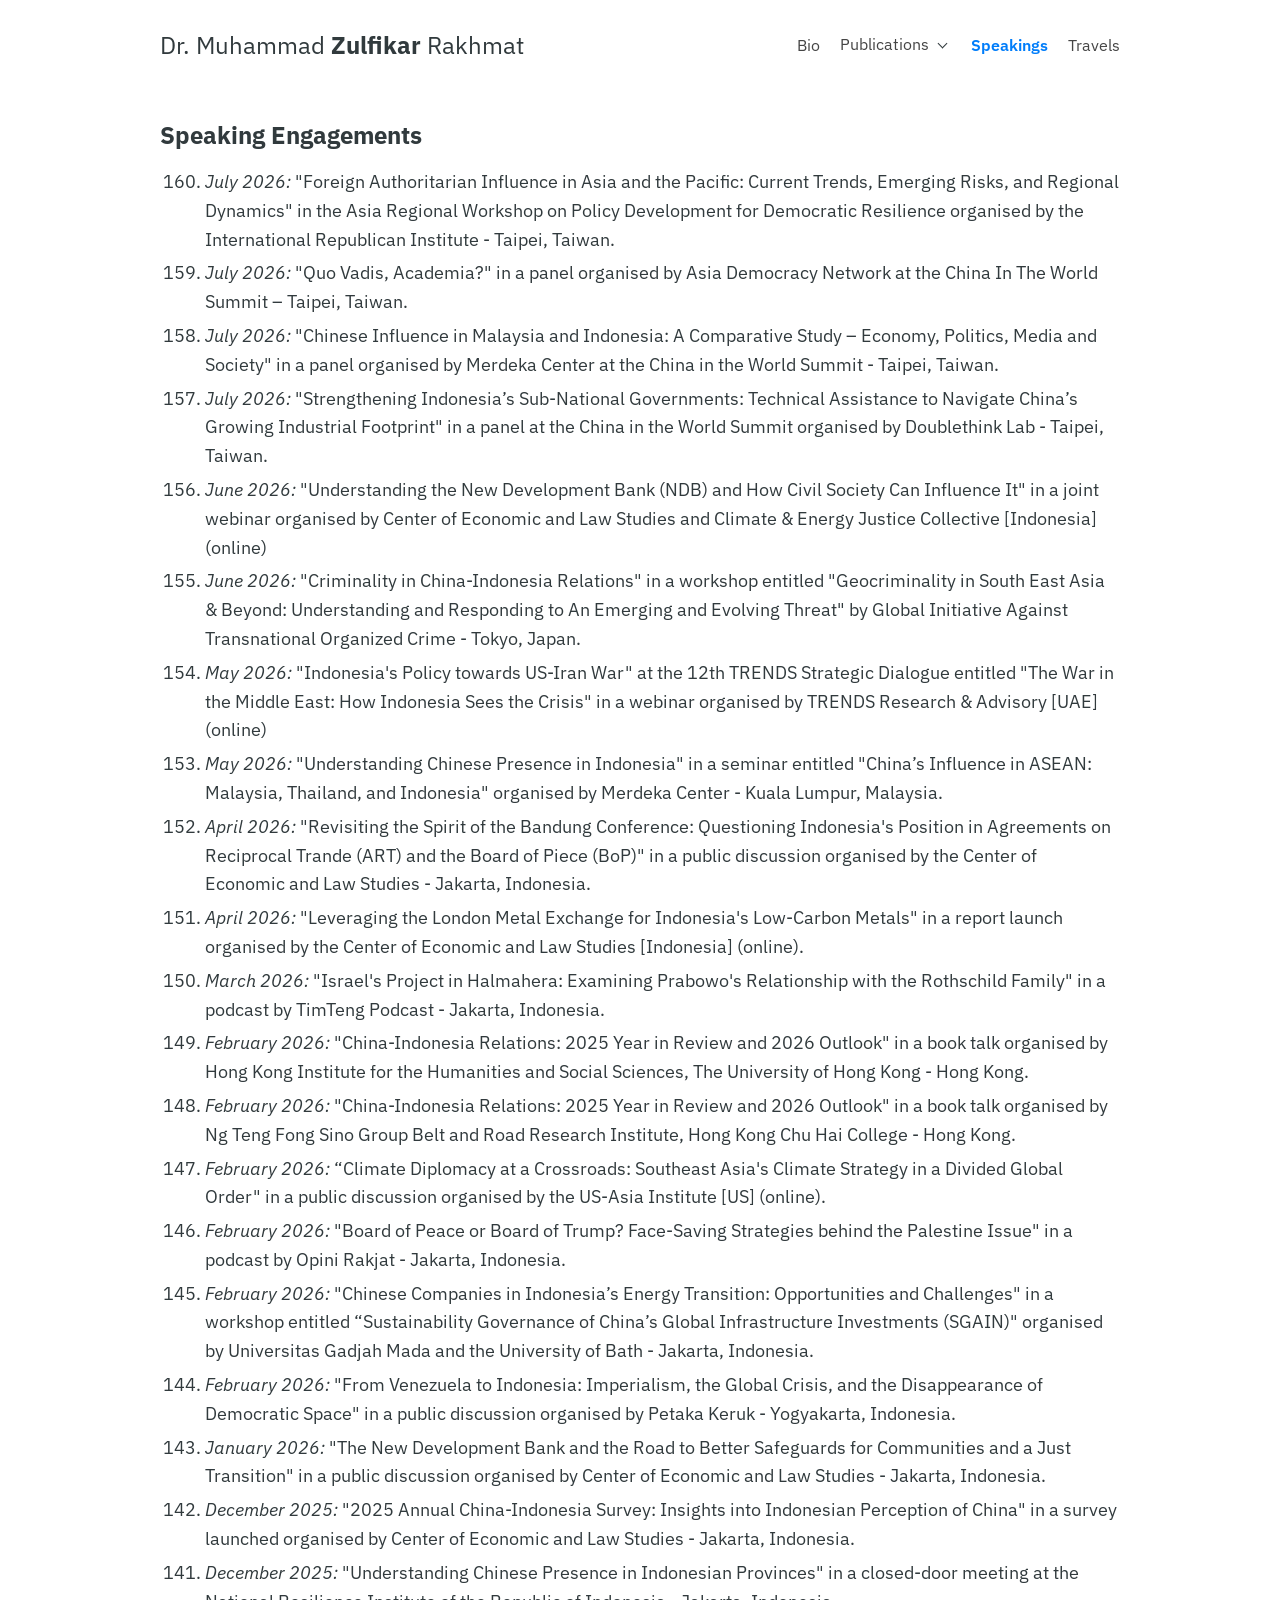
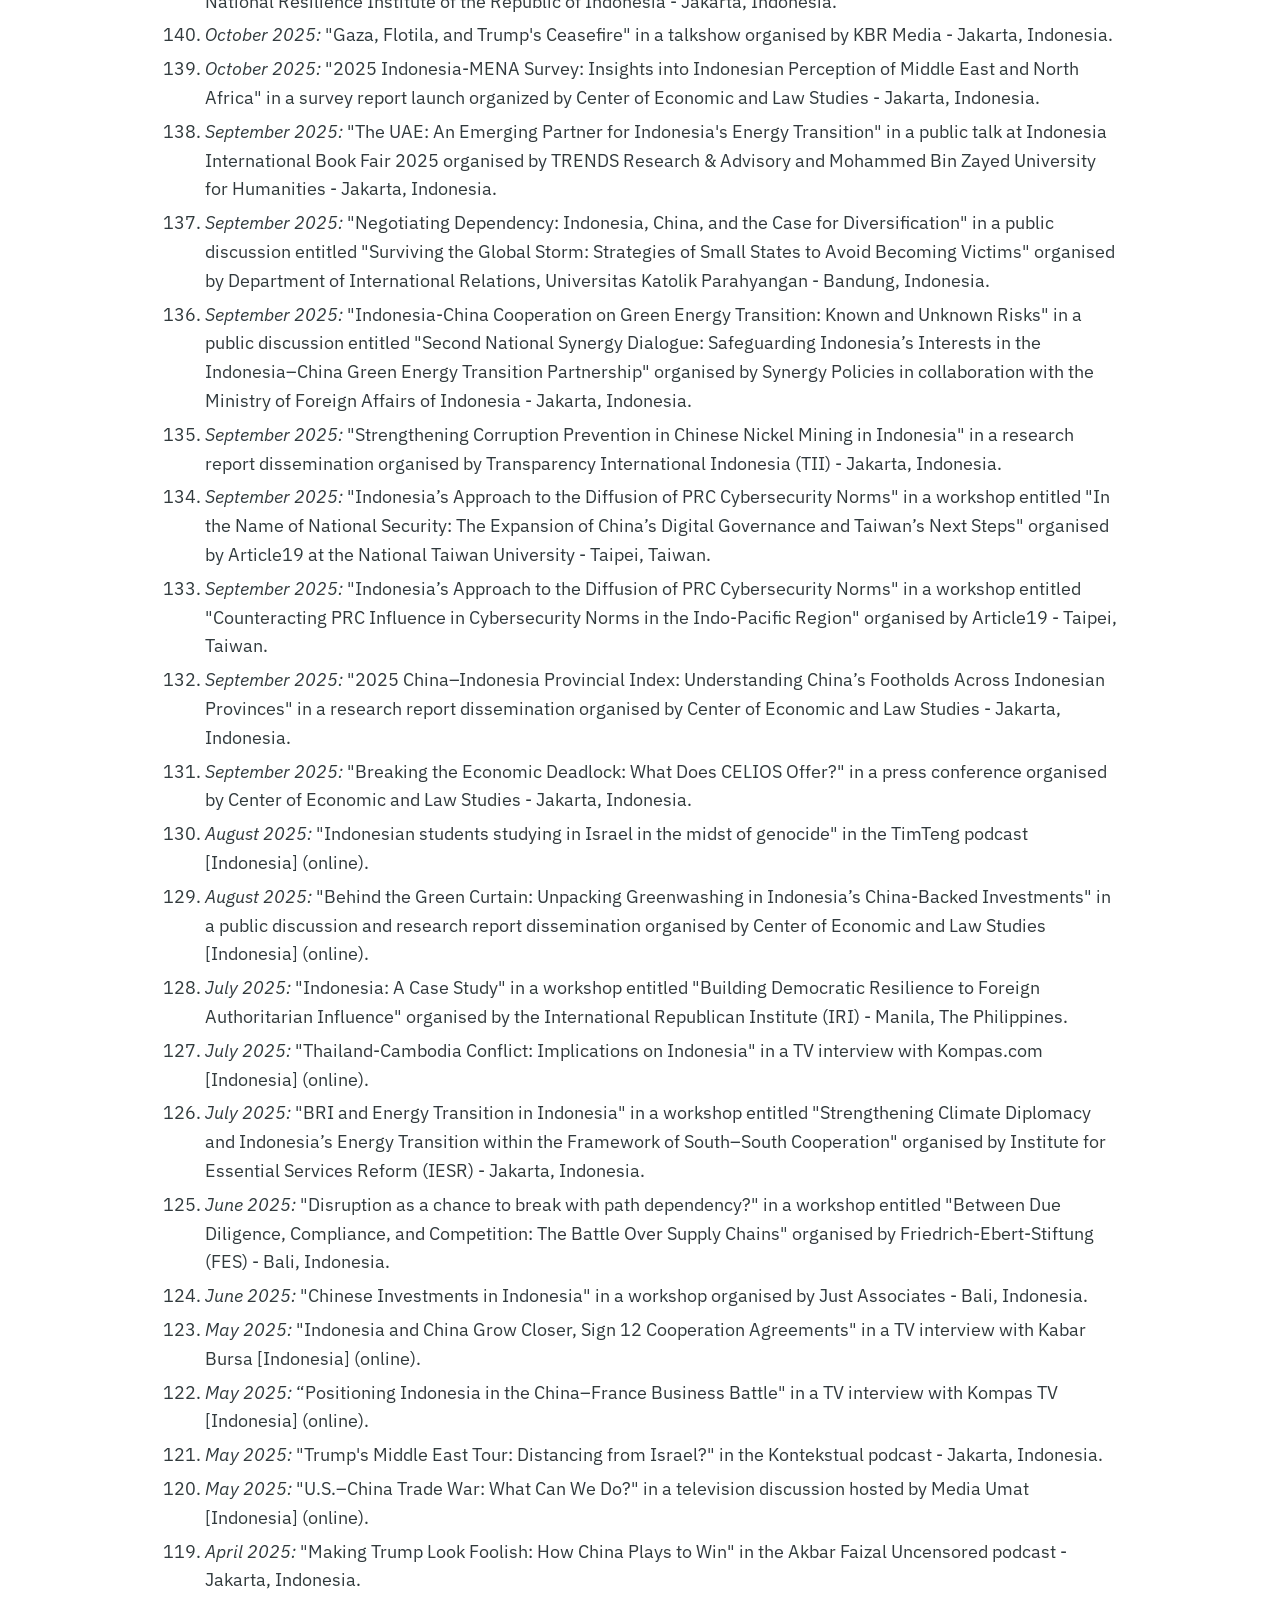
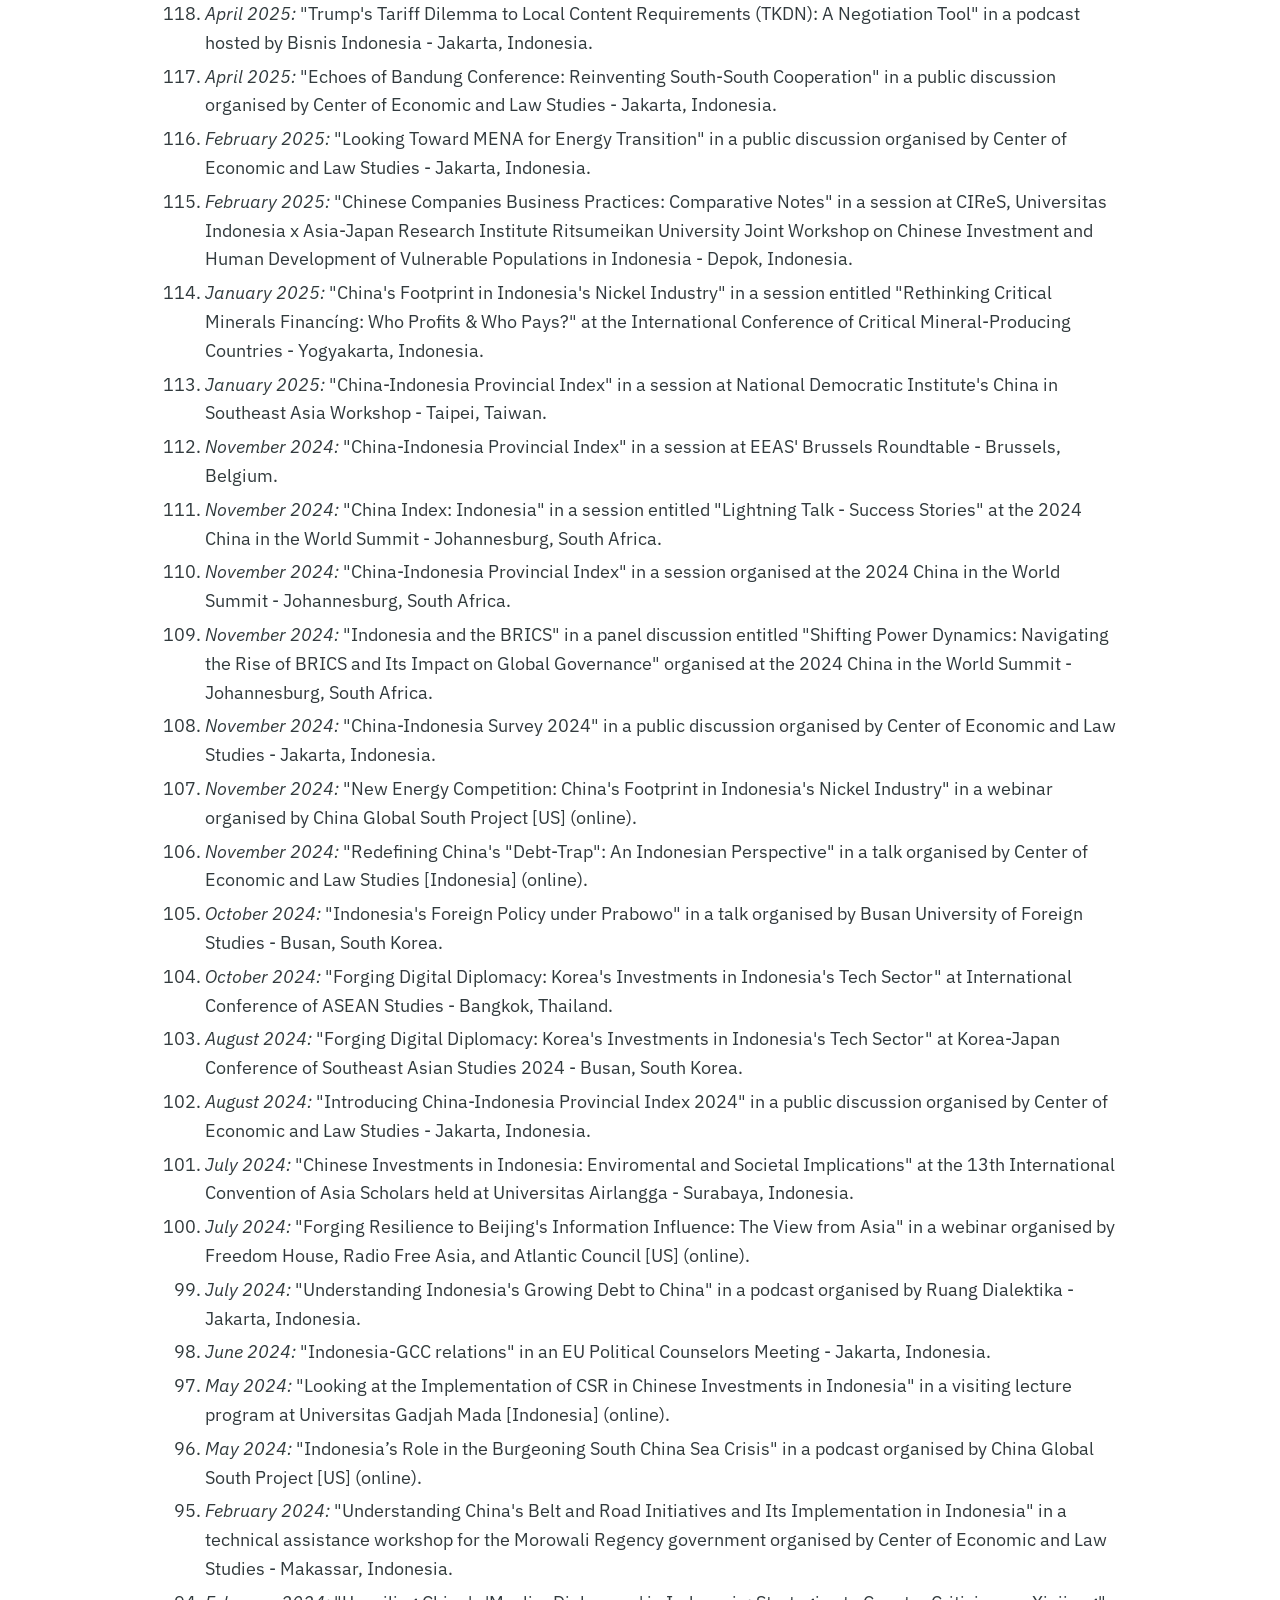
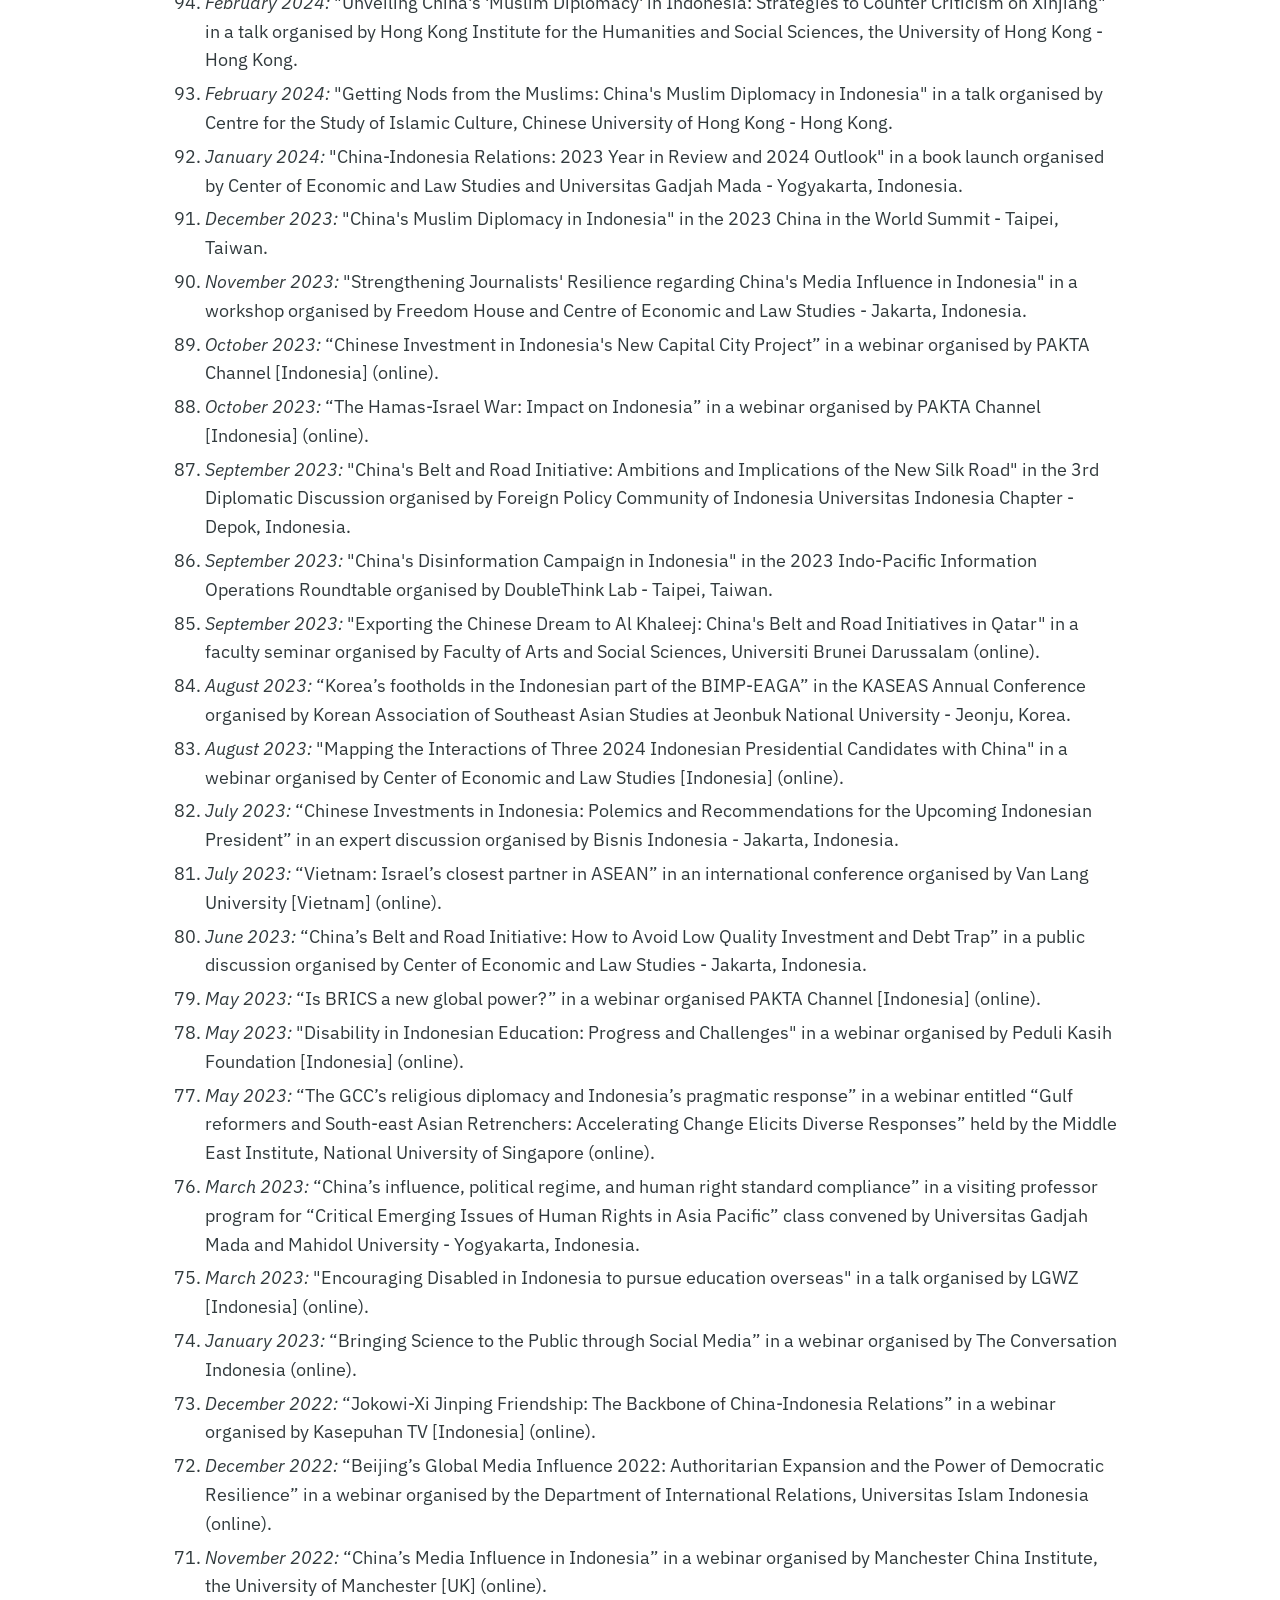
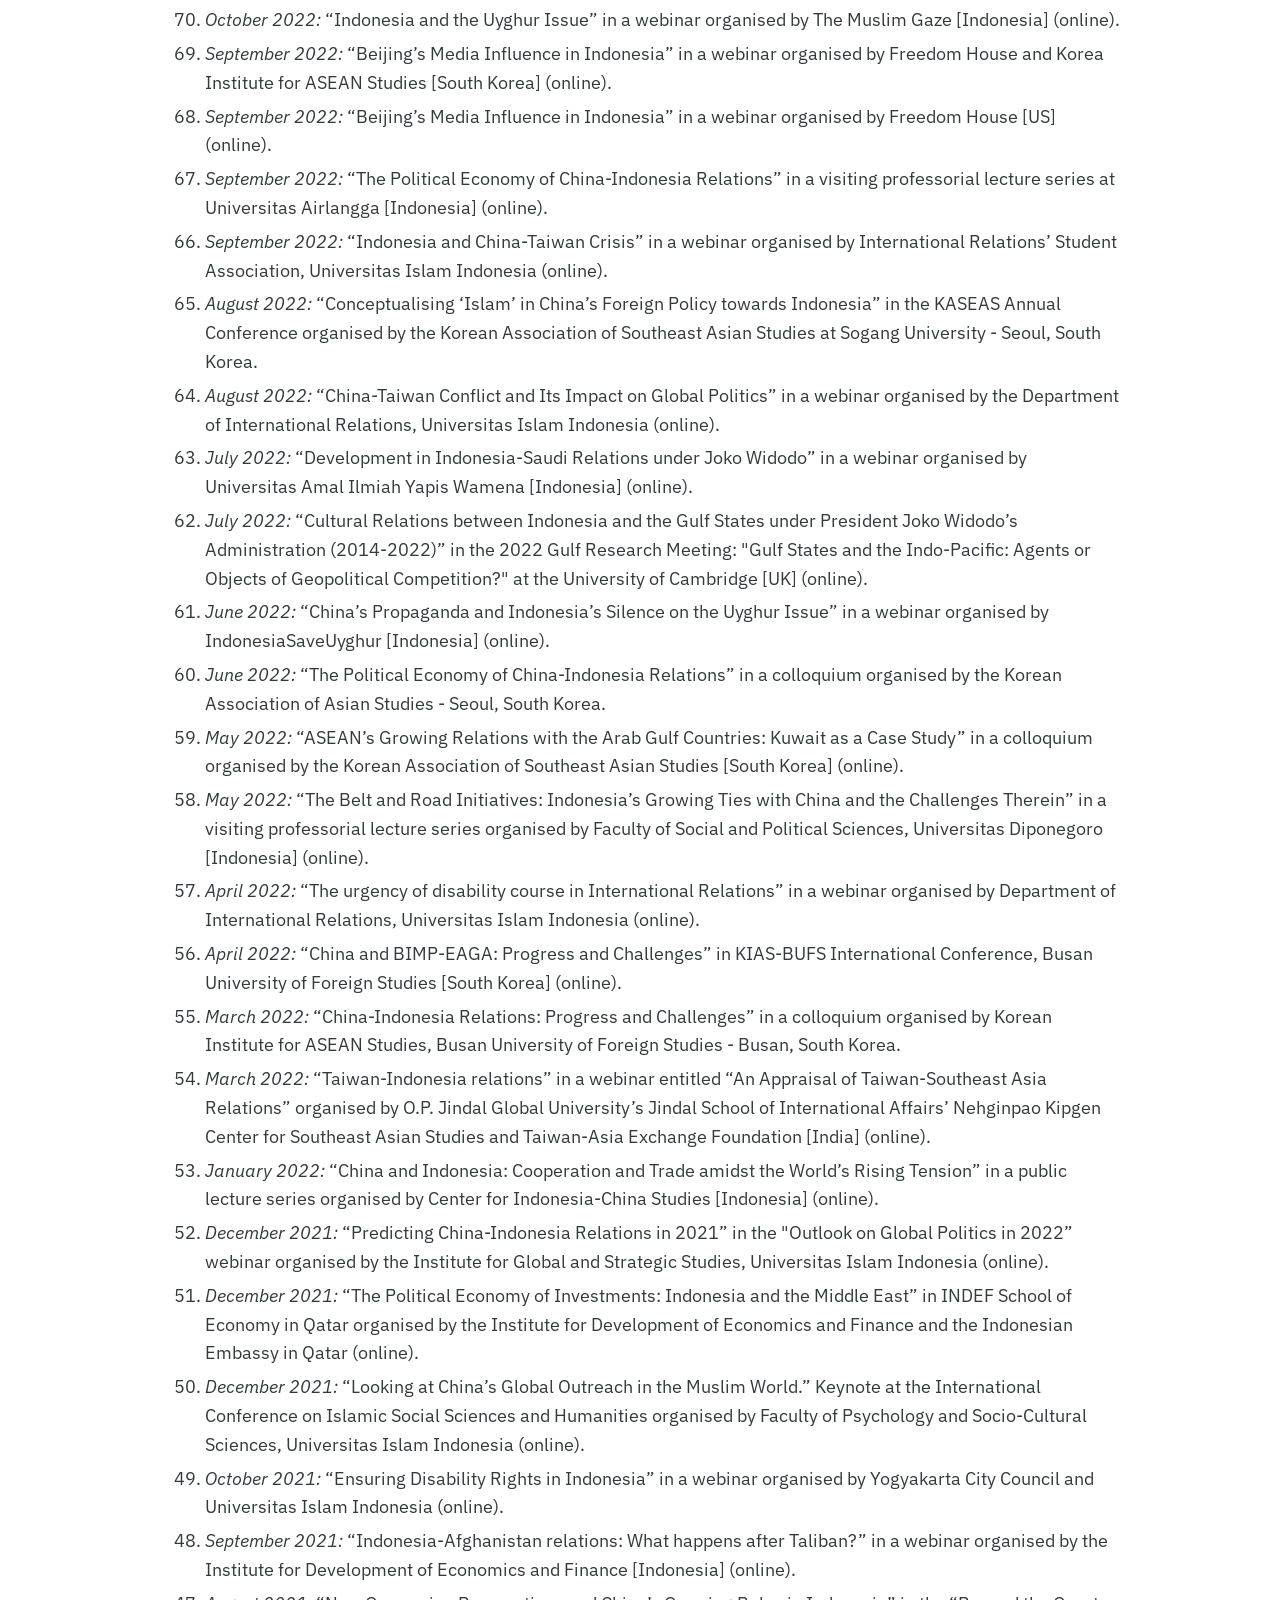
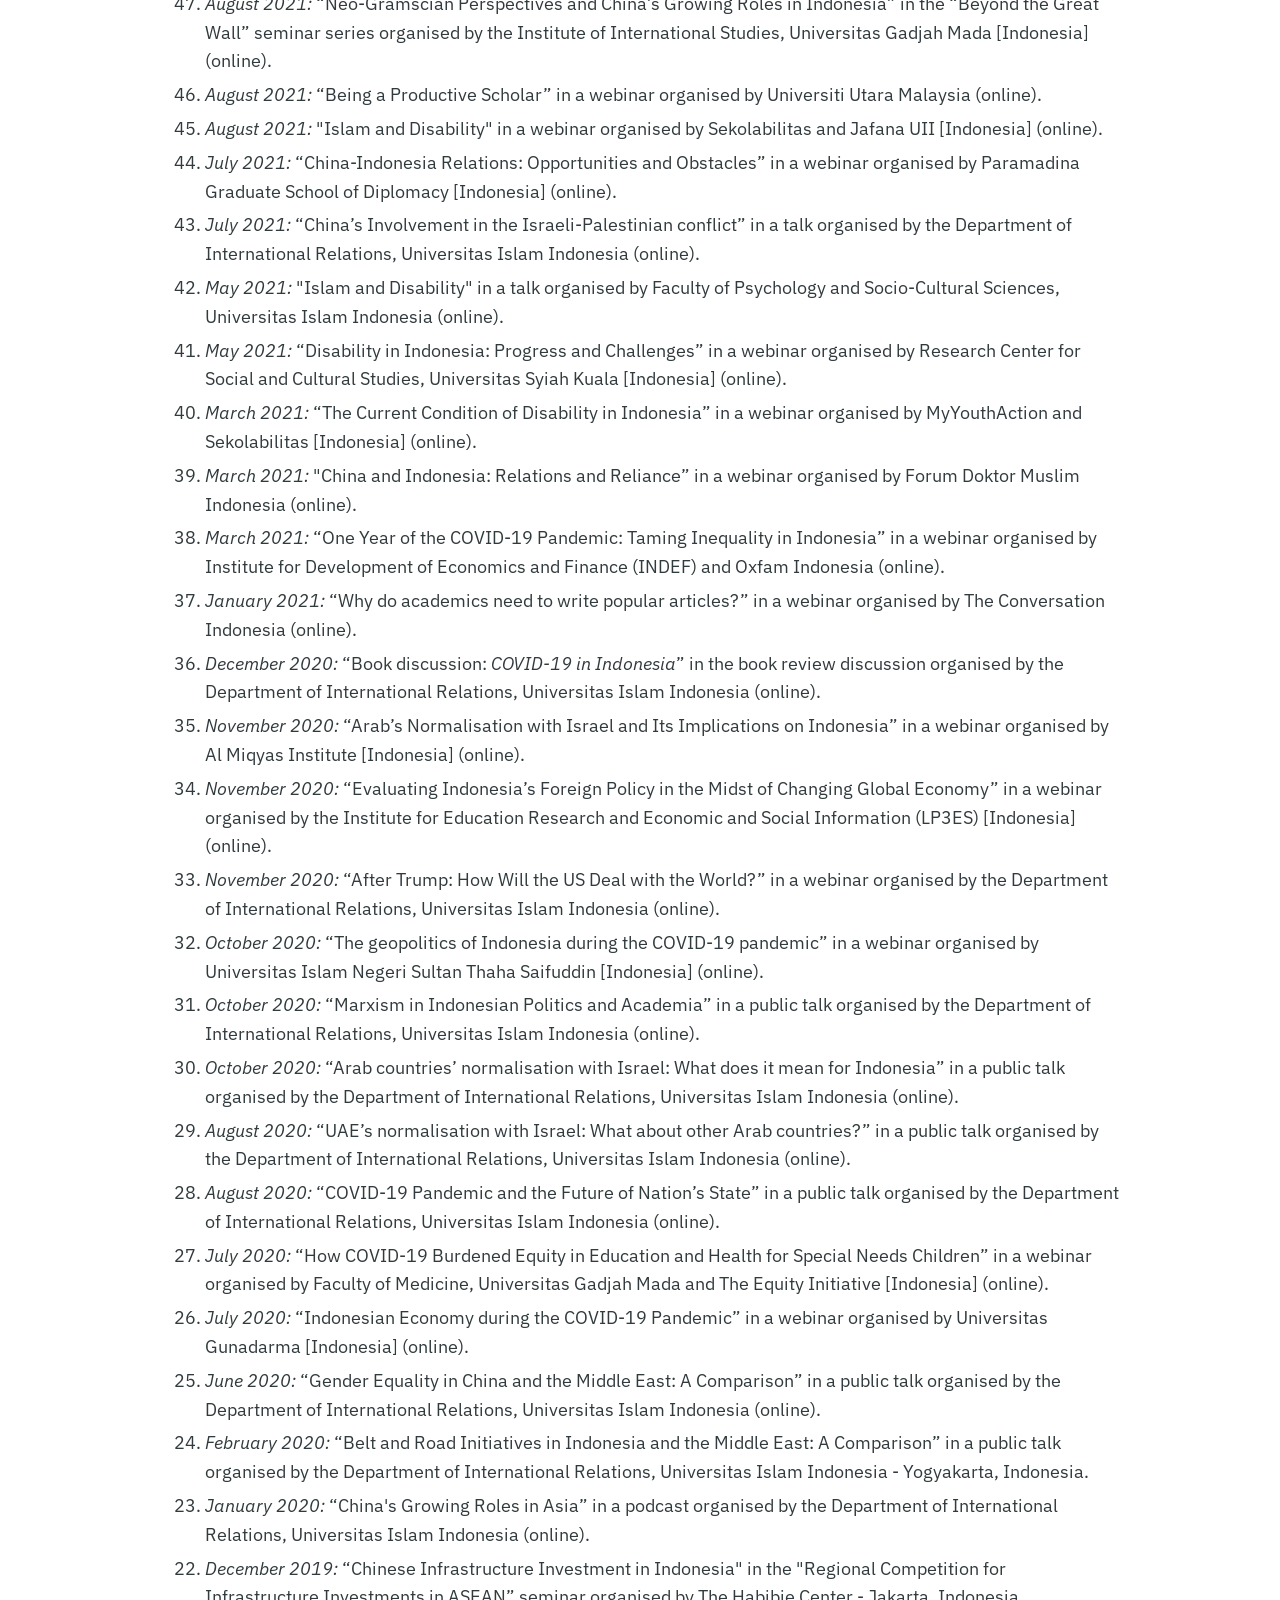
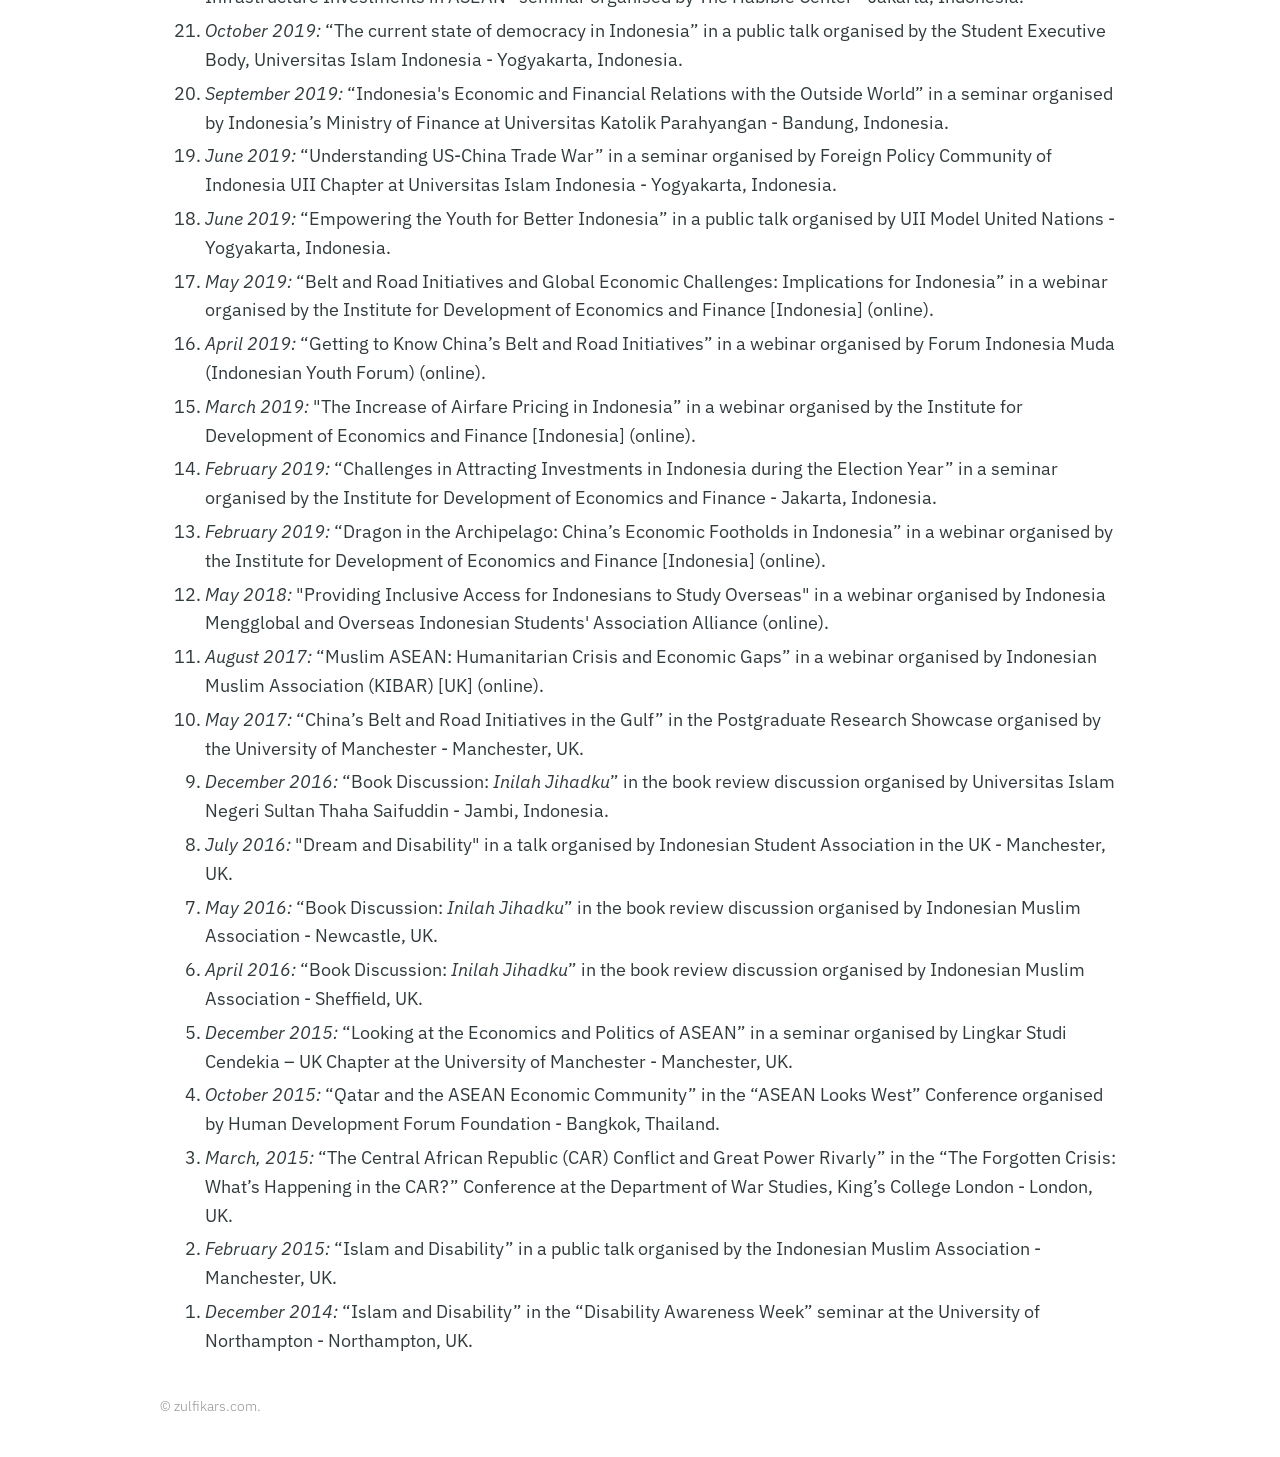
<file: speakings.html>
<!DOCTYPE html>

<html><head>
<meta content="Hugo 0.68.3" name="generator"/>
<meta charset="utf-8"/>
<meta content="width=device-width, initial-scale=1.0" name="viewport"/>
<meta content="Dr. Muhammad Zulfikar Rakhmat is a researcher focusing on China-Indonesia-Middle East relations." name="description"/>
<link href="https://muhzulfikar.org" rel="alternate" title="Dr. Muhammad Zulfikar Rakhmat" type="application/rss+xml"/>
<link href="https://fonts.googleapis.com" rel="preconnect"/>
<link crossorigin="" href="https://fonts.gstatic.com" rel="preconnect"/>
<link href="https://fonts.googleapis.com/css2?family=IBM+Plex+Sans:wght@400;500;600;700&amp;display=swap" rel="stylesheet"/>
<link href="new_updated.css" rel="stylesheet"/>
<script async="" src="https://www.googletagmanager.com/gtag/js?id=UA-73915981-3"></script>
<script>
      window.dataLayer = window.dataLayer || [];
      function gtag(){dataLayer.push(arguments);}
      gtag('js', new Date());

      gtag('config', 'UA-73915981-3');
    </script>
<link href="/site.webmanifest" rel="manifest"/>
<title>Speakings | Dr. Muhammad Zulfikar Rakhmat</title>
</head>
<body class="speakings-page wide-content-page">
<header class="site-header" id="banner">
  <h2>
    <a href="index.html">
      Dr. Muhammad <strong>Zulfikar</strong> Rakhmat
    </a>
  </h2>

  <nav aria-label="Main navigation" class="top-nav">
    <ul>
      <li>
        <a href="index.html">Bio</a>
      </li>

      <li class="nav-dropdown">
        <a href="publications.html">Publications</a>

        <button
          class="dropdown-toggle"
          type="button"
          aria-label="Open Publications submenu"
          aria-expanded="false"
          aria-controls="publications-submenu">
          <span aria-hidden="true">⌄</span>
        </button>

        <ul class="publications-submenu" id="publications-submenu">

          <li class="mega-menu-column">
            <h3>Academic Publications</h3>
            <ul>
              <li><a href="publications.html#books">Books</a></li>
              <li><a href="publications.html#book-chapters">Book Chapters</a></li>
              <li><a href="publications.html#peer-reviewed-articles">Peer-Reviewed Articles</a></li>
              <li><a href="publications.html#research-reports">Research Reports</a></li>
              <li><a href="publications.html#academic-theses">Academic Theses</a></li>
            </ul>
          </li>

          <li class="mega-menu-column">
            <h3>Op-Eds</h3>
            <ul>
              <li><a href="publications.html#op-eds-china-indonesia">China-Indonesia</a></li>
              <li><a href="publications.html#op-eds-indonesia-middle-east">Indonesia-Middle East</a></li>
              <li><a href="publications.html#op-eds-china-middle-east">China-Middle East</a></li>
              <li><a href="publications.html#op-eds-disability-indonesia">Global Politics of Indonesia's Energy Transition</a></li> 
              <li><a href="publications.html#op-eds-disability-indonesia">Disability in Indonesia</a></li>
            </ul>
          </li>

          <li class="mega-menu-column">
            <h3>Misc.</h3>
            <ul>
              <li><a href="publications.html#writing-socio-economic-indonesia">Misc.</a></li>
            </ul>
          </li>

        </ul>
      </li>

      <li>
        <a href="speakings.html" aria-current="page" class="active">Speakings</a>
      </li>

      <li>
        <a href="travels.html">Travels</a>
      </li>
    </ul>
  </nav>
</header>

<div class="page-layout wide-content-page">
<main id="content">
	<h3 id="Public speaking">Speaking Engagements</h3>
	<ol reversed="">
				<li><i>July 2026:</i> "Foreign Authoritarian Influence in Asia and the Pacific: Current Trends, Emerging Risks, and Regional Dynamics" in the Asia Regional Workshop on Policy Development for Democratic Resilience organised by the International Republican Institute - Taipei, Taiwan.</li>
				<li><i>July 2026:</i> "Quo Vadis, Academia?" in a panel organised by Asia Democracy Network at the China In The World Summit – Taipei, Taiwan.</li>
				<li><i>July 2026:</i> "Chinese Influence in Malaysia and Indonesia: A Comparative Study – Economy, Politics, Media and Society" in a panel organised by Merdeka Center at the China in the World Summit - Taipei, Taiwan.</li>
				<li><i>July 2026:</i> "Strengthening Indonesia’s Sub-National Governments: Technical Assistance to Navigate China’s Growing Industrial Footprint" in a panel at the China in the World Summit organised by Doublethink Lab - Taipei, Taiwan.</li>
				<li><i>June 2026:</i> "Understanding the New Development Bank (NDB) and How Civil Society Can Influence It" in a joint webinar organised by Center of Economic and Law Studies and Climate &amp; Energy Justice Collective [Indonesia] (online)
				<li><i>June 2026:</i> "Criminality in China-Indonesia Relations" in a workshop entitled "Geocriminality in South East Asia &amp; Beyond: Understanding and Responding to An Emerging and Evolving Threat" by Global Initiative Against Transnational Organized Crime - Tokyo, Japan.</li>
				<li><i>May 2026:</i> "Indonesia's Policy towards US-Iran War" at the 12th TRENDS Strategic Dialogue entitled "The War in the Middle East: How Indonesia Sees the Crisis" in a webinar organised by TRENDS Research &amp; Advisory [UAE] (online)</li>
				<li><i>May 2026:</i> "Understanding Chinese Presence in Indonesia" in a seminar entitled "China’s Influence in ASEAN: Malaysia, Thailand, and Indonesia" organised by Merdeka Center - Kuala Lumpur, Malaysia.</li>
				<li><i>April 2026:</i> "Revisiting the Spirit of the Bandung Conference: Questioning Indonesia's Position in Agreements on Reciprocal Trande (ART) and the Board of Piece (BoP)" in a public discussion organised by the Center of Economic and Law Studies - Jakarta, Indonesia.</li>
				<li><i>April 2026:</i> "Leveraging the London Metal Exchange for Indonesia's Low-Carbon Metals" in a report launch organised by the Center of Economic and Law Studies [Indonesia] (online).</li>
				<li><i>March 2026:</i> "Israel's Project in Halmahera: Examining Prabowo's Relationship with the Rothschild Family" in a podcast by TimTeng Podcast - Jakarta, Indonesia.</li>
				<li><i>February 2026:</i> "China-Indonesia Relations: 2025 Year in Review and 2026 Outlook" in a book talk organised by Hong Kong Institute for the Humanities and Social Sciences, The University of Hong Kong - Hong Kong.</li>
				<li><i>February 2026:</i> "China-Indonesia Relations: 2025 Year in Review and 2026 Outlook" in a book talk organised by Ng Teng Fong Sino Group Belt and Road Research Institute, Hong Kong Chu Hai College - Hong Kong.</li>
				<li><i>February 2026:</i> “Climate Diplomacy at a Crossroads: Southeast Asia's Climate Strategy in a Divided Global Order" in a public discussion organised by the US-Asia Institute [US] (online).</li>
				<li><i>February 2026:</i> "Board of Peace or Board of Trump? Face-Saving Strategies behind the Palestine Issue" in a podcast by Opini Rakjat - Jakarta, Indonesia.</li>
				<li><i>February 2026:</i> "Chinese Companies in Indonesia’s Energy Transition: Opportunities and Challenges" in a workshop entitled “Sustainability Governance of China’s Global Infrastructure Investments (SGAIN)" organised by Universitas Gadjah Mada and the University of Bath - Jakarta, Indonesia.
				<li><i>February 2026:</i> "From Venezuela to Indonesia: Imperialism, the Global Crisis, and the Disappearance of Democratic Space" in a public discussion organised by Petaka Keruk - Yogyakarta, Indonesia.</li>
				<li><i>January 2026:</i> "The New Development Bank and the Road to Better Safeguards for Communities and a Just Transition" in a public discussion organised by Center of Economic and Law Studies - Jakarta, Indonesia.</li>
				<li><i>December 2025:</i> "2025 Annual China-Indonesia Survey: Insights into Indonesian Perception of China" in a survey launched organised by Center of Economic and Law Studies - Jakarta, Indonesia.</li>
				<li><i>December 2025:</i> "Understanding Chinese Presence in Indonesian Provinces" in a closed-door meeting at the National Resilience Institute of the Republic of Indonesia - Jakarta, Indonesia.</li>
				<li><i>October 2025:</i> "Gaza, Flotila, and Trump's Ceasefire" in a talkshow organised by KBR Media - Jakarta, Indonesia.</li>
				<li><i>October 2025:</i> "2025 Indonesia-MENA Survey: Insights into Indonesian Perception of Middle East and North Africa" in a survey report launch organized by Center of Economic and Law Studies - Jakarta, Indonesia.</li>
				<li><i>September 2025:</i> "The UAE: An Emerging Partner for Indonesia's Energy Transition" in a public talk at Indonesia International Book Fair 2025 organised by TRENDS Research &amp; Advisory and Mohammed Bin Zayed University for Humanities - Jakarta, Indonesia.</li>
				<li><i>September 2025:</i> "Negotiating Dependency: Indonesia, China, and the Case for Diversification" in a public discussion entitled "Surviving the Global Storm: Strategies of Small States to Avoid Becoming Victims" organised by Department of International Relations, Universitas Katolik Parahyangan - Bandung, Indonesia.</li>
				<li><i>September 2025:</i> "Indonesia-China Cooperation on Green Energy Transition: Known and Unknown Risks" in a public discussion entitled "Second National Synergy Dialogue: Safeguarding Indonesia’s Interests in the Indonesia–China Green Energy Transition Partnership" organised by Synergy Policies in collaboration with the Ministry of Foreign Affairs of Indonesia - Jakarta, Indonesia.</li>
				<li><i>September 2025:</i> "Strengthening Corruption Prevention in Chinese Nickel Mining in Indonesia" in a research report dissemination organised by Transparency International Indonesia (TII) - Jakarta, Indonesia.</li>
				<li><i>September 2025:</i> "Indonesia’s Approach to the Diffusion of PRC Cybersecurity Norms" in a workshop entitled "In the Name of National Security: The Expansion of China’s Digital Governance and Taiwan’s Next Steps" organised by Article19 at the National Taiwan University - Taipei, Taiwan.</li>
				<li><i>September 2025:</i> "Indonesia’s Approach to the Diffusion of PRC Cybersecurity Norms" in a workshop entitled "Counteracting PRC Influence in Cybersecurity Norms in the Indo-Pacific Region" organised by Article19 - Taipei, Taiwan.</li>
				<li><i>September 2025:</i> "2025 China–Indonesia Provincial Index: Understanding China’s Footholds Across Indonesian Provinces" in a research report dissemination organised by Center of Economic and Law Studies - Jakarta, Indonesia.</li>
				<li><i>September 2025:</i> "Breaking the Economic Deadlock: What Does CELIOS Offer?" in a press conference organised by Center of Economic and Law Studies - Jakarta, Indonesia.</li>
				<li><i>August 2025:</i> "Indonesian students studying in Israel in the midst of genocide" in the TimTeng podcast [Indonesia] (online).</li>
				<li><i>August 2025:</i> "Behind the Green Curtain: Unpacking Greenwashing in Indonesia’s China-Backed Investments" in a public discussion and research report dissemination organised by Center of Economic and Law Studies [Indonesia] (online).</li>
				<li><i>July 2025:</i> "Indonesia: A Case Study" in a workshop entitled "Building Democratic Resilience to Foreign Authoritarian Influence" organised by the International Republican Institute (IRI) - Manila, The Philippines.</li>
				<li><i>July 2025:</i> "Thailand-Cambodia Conflict: Implications on Indonesia" in a TV interview with Kompas.com [Indonesia] (online).</li>
				<li><i>July 2025:</i> "BRI and Energy Transition in Indonesia" in a workshop entitled "Strengthening Climate Diplomacy and Indonesia’s Energy Transition within the Framework of South–South Cooperation" organised by Institute for Essential Services Reform (IESR) - Jakarta, Indonesia.</li>
				<li><i>June 2025:</i> "Disruption as a chance to break with path dependency?" in a workshop entitled "Between Due Diligence, Compliance, and Competition: The Battle Over Supply Chains" organised by Friedrich-Ebert-Stiftung (FES) - Bali, Indonesia.</li>
				<li><i>June 2025:</i> "Chinese Investments in Indonesia" in a workshop organised by Just Associates - Bali, Indonesia.</li>
				<li><i>May 2025:</i> "Indonesia and China Grow Closer, Sign 12 Cooperation Agreements" in a TV interview with Kabar Bursa [Indonesia] (online).</li>
				<li><i>May 2025:</i> “Positioning Indonesia in the China–France Business Battle" in a TV interview with Kompas TV [Indonesia] (online).</li>
				<li><i>May 2025:</i> "Trump's Middle East Tour: Distancing from Israel?" in the Kontekstual podcast - Jakarta, Indonesia.</li>
				<li><i>May 2025:</i> "U.S.–China Trade War: What Can We Do?" in a television discussion hosted by Media Umat [Indonesia] (online).</li>
				<li><i>April 2025:</i> "Making Trump Look Foolish: How China Plays to Win" in the Akbar Faizal Uncensored podcast - Jakarta, Indonesia.</li>
				<li><i>April 2025:</i> "Trump's Tariff Dilemma to Local Content Requirements (TKDN): A Negotiation Tool" in a podcast hosted by Bisnis Indonesia - Jakarta, Indonesia.</li>
				<li><i>April 2025:</i> "Echoes of Bandung Conference: Reinventing South-South Cooperation" in a public discussion organised by Center of Economic and Law Studies - Jakarta, Indonesia.</li>
				<li><i>February 2025:</i> "Looking Toward MENA for Energy Transition" in a public discussion organised by Center of Economic and Law Studies - Jakarta, Indonesia.</li>
				<li><i>February 2025:</i> "Chinese Companies Business Practices: Comparative Notes" in a session at CIReS, Universitas Indonesia x Asia-Japan Research Institute Ritsumeikan University Joint Workshop on Chinese Investment and Human Development of Vulnerable Populations in Indonesia - Depok, Indonesia.</li>
				<li><i>January 2025:</i> "China's Footprint in Indonesia's Nickel Industry" in a session entitled "Rethinking Critical Minerals Financíng: Who Profits &amp; Who Pays?" at the International Conference of Critical Mineral-Producing Countries - Yogyakarta, Indonesia.
				<li><i>January 2025:</i> "China-Indonesia Provincial Index" in a session at National Democratic Institute's China in Southeast Asia Workshop - Taipei, Taiwan.</li>
				<li><i>November 2024:</i> "China-Indonesia Provincial Index" in a session at EEAS' Brussels Roundtable - Brussels, Belgium.</li>
				<li><i>November 2024:</i> "China Index: Indonesia" in a session entitled "Lightning Talk - Success Stories" at the 2024 China in the World Summit - Johannesburg, South Africa.</li>
				<li><i>November 2024:</i> "China-Indonesia Provincial Index" in a session organised at the 2024 China in the World Summit - Johannesburg, South Africa.</li>
				<li><i>November 2024:</i> "Indonesia and the BRICS" in a panel discussion entitled "Shifting Power Dynamics: Navigating the Rise of BRICS and Its Impact on Global Governance" organised at the 2024 China in the World Summit - Johannesburg, South Africa.</li>
				<li><i>November 2024:</i> "China-Indonesia Survey 2024" in a public discussion organised by Center of Economic and Law Studies - Jakarta, Indonesia.</li>
				<li><i>November 2024:</i> "New Energy Competition: China's Footprint in Indonesia's Nickel Industry" in a webinar organised by China Global South Project [US] (online).</li>
				<li><i>November 2024:</i> "Redefining China's "Debt-Trap": An Indonesian Perspective" in a talk organised by Center of Economic and Law Studies [Indonesia] (online).</li>
				<li><i>October 2024:</i> "Indonesia's Foreign Policy under Prabowo" in a talk organised by Busan University of Foreign Studies - Busan, South Korea.</li>
				<li><i>October 2024:</i> "Forging Digital Diplomacy: Korea's Investments in Indonesia's Tech Sector" at International Conference of ASEAN Studies - Bangkok, Thailand.</li>
				<li><i>August 2024:</i> "Forging Digital Diplomacy: Korea's Investments in Indonesia's Tech Sector" at Korea-Japan Conference of Southeast Asian Studies 2024 - Busan, South Korea.</li>
				<li><i>August 2024:</i> "Introducing China-Indonesia Provincial Index 2024" in a public discussion organised by Center of Economic and Law Studies - Jakarta, Indonesia.</li>
				<li><i>July 2024:</i> "Chinese Investments in Indonesia: Enviromental and Societal Implications" at the 13th International Convention of Asia Scholars held at Universitas Airlangga - Surabaya, Indonesia.</li>
				<li><i>July 2024:</i> "Forging Resilience to Beijing's Information Influence: The View from Asia" in a webinar organised by Freedom House, Radio Free Asia, and Atlantic Council [US] (online).</li>
				<li><i>July 2024:</i> "Understanding Indonesia's Growing Debt to China" in a podcast organised by Ruang Dialektika - Jakarta, Indonesia.</li>
				<li><i>June 2024:</i> "Indonesia-GCC relations" in an EU Political Counselors Meeting - Jakarta, Indonesia.</li>
				<li><i>May 2024:</i> "Looking at the Implementation of CSR in Chinese Investments in Indonesia" in a visiting lecture program at Universitas Gadjah Mada [Indonesia] (online).</li>
				<li><i>May 2024:</i> "Indonesia’s Role in the Burgeoning South China Sea Crisis" in a podcast organised by China Global South Project [US] (online).</li>
				<li><i>February 2024:</i> "Understanding China's Belt and Road Initiatives and Its Implementation in Indonesia" in a technical assistance workshop for the Morowali Regency government organised by Center of Economic and Law Studies - Makassar, Indonesia.</li>
				<li><i>February 2024:</i> "Unveiling China's 'Muslim Diplomacy' in Indonesia: Strategies to Counter Criticism on Xinjiang" in a talk organised by Hong Kong Institute for the Humanities and Social Sciences, the University of Hong Kong - Hong Kong.</li>
				<li><i>February 2024:</i> "Getting Nods from the Muslims: China's Muslim Diplomacy in Indonesia" in a talk organised by Centre for the Study of Islamic Culture, Chinese University of Hong Kong - Hong Kong.</li>
				<li><i>January 2024:</i> "China-Indonesia Relations: 2023 Year in Review and 2024 Outlook" in a book launch organised by Center of Economic and Law Studies and Universitas Gadjah Mada - Yogyakarta, Indonesia.</li>
				<li><i>December 2023:</i> "China's Muslim Diplomacy in Indonesia" in the 2023 China in the World Summit - Taipei, Taiwan.</li>
				<li><i>November 2023:</i> "Strengthening Journalists' Resilience regarding China's Media Influence in Indonesia" in a workshop organised by Freedom House and Centre of Economic and Law Studies - Jakarta, Indonesia.</li>
				<li><i>October 2023:</i> “Chinese Investment in Indonesia's New Capital City Project” in a webinar organised by PAKTA Channel [Indonesia] (online).</li>
				<li><i>October 2023:</i> “The Hamas-Israel War: Impact on Indonesia” in a webinar organised by PAKTA Channel [Indonesia] (online).</li>
				<li><i>September 2023:</i> "China's Belt and Road Initiative: Ambitions and Implications of the New Silk Road" in the 3rd Diplomatic Discussion organised by Foreign Policy Community of Indonesia Universitas Indonesia Chapter - Depok, Indonesia.</li>
				<li><i>September 2023:</i> "China's Disinformation Campaign in Indonesia" in the 2023 Indo-Pacific Information Operations Roundtable organised by DoubleThink Lab - Taipei, Taiwan.</li>
				<li><i>September 2023:</i> "Exporting the Chinese Dream to Al Khaleej: China's Belt and Road Initiatives in Qatar" in a faculty seminar organised by Faculty of Arts and Social Sciences, Universiti Brunei Darussalam (online).</li>
				<li><i>August 2023:</i> “Korea’s footholds in the Indonesian part of the BIMP-EAGA” in the KASEAS Annual Conference organised by Korean Association of Southeast Asian Studies at Jeonbuk National University - Jeonju, Korea.</li>
				<li><i>August 2023:</i> "Mapping the Interactions of Three 2024 Indonesian Presidential Candidates with China" in a webinar organised by Center of Economic and Law Studies [Indonesia] (online).</li>
				<li><i>July 2023:</i> “Chinese Investments in Indonesia: Polemics and Recommendations for the Upcoming Indonesian President” in an expert discussion organised by Bisnis Indonesia - Jakarta, Indonesia.</li>
				<li><i>July 2023:</i> “Vietnam: Israel’s closest partner in ASEAN” in an international conference organised by Van Lang University [Vietnam] (online).</li>
				<li><i>June 2023:</i> “China’s Belt and Road Initiative: How to Avoid Low Quality Investment and Debt Trap” in a public discussion organised by Center of Economic and Law Studies - Jakarta, Indonesia.</li>
				<li><i>May 2023:</i> “Is BRICS a new global power?” in a webinar organised PAKTA Channel [Indonesia] (online).</li>
				<li><i>May 2023:</i> "Disability in Indonesian Education: Progress and Challenges" in a webinar organised by Peduli Kasih Foundation [Indonesia] (online).</li>
				<li><i>May 2023:</i> “The GCC’s religious diplomacy and Indonesia’s pragmatic response” in a webinar entitled “Gulf reformers and South-east Asian Retrenchers: Accelerating Change Elicits Diverse Responses” held by the Middle East Institute, National University of Singapore (online).</li>
				<li><i>March 2023:</i> “China’s influence, political regime, and human right standard compliance” in a visiting professor program for “Critical Emerging Issues of Human Rights in Asia Pacific” class convened by Universitas Gadjah Mada and Mahidol University - Yogyakarta, Indonesia.</li>
				<li><i>March 2023:</i> "Encouraging Disabled in Indonesia to pursue education overseas" in a talk organised by LGWZ [Indonesia] (online).</li>
				<li><i>January 2023:</i> “Bringing Science to the Public through Social Media” in a webinar organised by The Conversation Indonesia (online).</li>
				<li><i>December 2022:</i> “Jokowi-Xi Jinping Friendship: The Backbone of China-Indonesia Relations” in a webinar organised by Kasepuhan TV [Indonesia] (online).</li>
				<li><i>December 2022:</i> “Beijing’s Global Media Influence 2022: Authoritarian Expansion and the Power of Democratic Resilience” in a webinar organised by the Department of International Relations, Universitas Islam Indonesia (online).</li>
				<li><i>November 2022:</i> “China’s Media Influence in Indonesia” in a webinar organised by Manchester China Institute, the University of Manchester [UK] (online).</li>
				<li><i>October 2022:</i> “Indonesia and the Uyghur Issue” in a webinar organised by The Muslim Gaze [Indonesia] (online).</li>
				<li><i>September 2022:</i> “Beijing’s Media Influence in Indonesia” in a webinar organised by Freedom House and Korea Institute for ASEAN Studies [South Korea] (online).</li>
				<li><i>September 2022:</i> “Beijing’s Media Influence in Indonesia” in a webinar organised by Freedom House [US] (online).</li>
				<li><i>September 2022:</i> “The Political Economy of China-Indonesia Relations” in a visiting professorial lecture series at Universitas Airlangga [Indonesia] (online).</li>
				<li><i>September 2022:</i> “Indonesia and China-Taiwan Crisis” in a webinar organised by International Relations’ Student Association, Universitas Islam Indonesia (online).</li>
				<li><i>August 2022:</i> “Conceptualising ‘Islam’ in China’s Foreign Policy towards Indonesia” in the KASEAS Annual Conference organised by the Korean Association of Southeast Asian Studies at Sogang University - Seoul, South Korea.</li>
				<li><i>August 2022:</i> “China-Taiwan Conflict and Its Impact on Global Politics” in a webinar organised by the Department of International Relations, Universitas Islam Indonesia (online).</li>
				<li><i>July 2022:</i> “Development in Indonesia-Saudi Relations under Joko Widodo” in a webinar organised by Universitas Amal Ilmiah Yapis Wamena [Indonesia] (online).</li>
				<li><i>July 2022:</i> “Cultural Relations between Indonesia and the Gulf States under President Joko Widodo’s Administration (2014-2022)” in the 2022 Gulf Research Meeting: "Gulf States and the Indo-Pacific: Agents or Objects of Geopolitical Competition?" at the University of Cambridge [UK] (online).</li>
				<li><i>June 2022:</i> “China’s Propaganda and Indonesia’s Silence on the Uyghur Issue” in a webinar organised by IndonesiaSaveUyghur [Indonesia] (online).</li>
				<li><i>June 2022:</i> “The Political Economy of China-Indonesia Relations” in a colloquium organised by the Korean Association of Asian Studies - Seoul, South Korea.</li>
				<li><i>May 2022:</i> “ASEAN’s Growing Relations with the Arab Gulf Countries: Kuwait as a Case Study” in a colloquium organised by the Korean Association of Southeast Asian Studies [South Korea] (online).</li>
				<li><i>May 2022:</i> “The Belt and Road Initiatives: Indonesia’s Growing Ties with China and the Challenges Therein” in a visiting professorial lecture series organised by Faculty of Social and Political Sciences, Universitas Diponegoro [Indonesia] (online).</li>
				<li><i>April 2022:</i> “The urgency of disability course in International Relations” in a webinar organised by Department of International Relations, Universitas Islam Indonesia (online).</li>
				<li><i>April 2022:</i> “China and BIMP-EAGA: Progress and Challenges” in KIAS-BUFS International Conference, Busan University of Foreign Studies [South Korea] (online).</li>
				<li><i>March 2022:</i> “China-Indonesia Relations: Progress and Challenges” in a colloquium organised by Korean Institute for ASEAN Studies, Busan University of Foreign Studies - Busan, South Korea.</li>
				<li><i>March 2022:</i> “Taiwan-Indonesia relations” in a webinar entitled “An Appraisal of Taiwan-Southeast Asia Relations” organised by O.P. Jindal Global University’s Jindal School of International Affairs’ Nehginpao Kipgen Center for Southeast Asian Studies and Taiwan-Asia Exchange Foundation [India] (online).</li>
				<li><i>January 2022:</i> “China and Indonesia: Cooperation and Trade amidst the World’s Rising Tension” in a public lecture series organised by Center for Indonesia-China Studies [Indonesia] (online).</li>
				<li><i>December 2021:</i> “Predicting China-Indonesia Relations in 2021” in the "Outlook on Global Politics in 2022” webinar organised by the Institute for Global and Strategic Studies, Universitas Islam Indonesia (online).</li>
				<li><i>December 2021:</i> “The Political Economy of Investments: Indonesia and the Middle East” in INDEF School of Economy in Qatar organised by the Institute for Development of Economics and Finance and the Indonesian Embassy in Qatar (online).</li>
				<li><i>December 2021:</i> “Looking at China’s Global Outreach in the Muslim World.” Keynote at the International Conference on Islamic Social Sciences and Humanities organised by Faculty of Psychology and Socio-Cultural Sciences, Universitas Islam Indonesia (online).</li>
				<li><i>October 2021:</i> “Ensuring Disability Rights in Indonesia” in a webinar organised by Yogyakarta City Council and Universitas Islam Indonesia (online).</li>
				<li><i>September 2021:</i> “Indonesia-Afghanistan relations: What happens after Taliban?” in a webinar organised by the Institute for Development of Economics and Finance [Indonesia] (online).</li>
				<li><i>August 2021:</i> “Neo-Gramscian Perspectives and China’s Growing Roles in Indonesia” in the “Beyond the Great Wall” seminar series organised by the Institute of International Studies, Universitas Gadjah Mada [Indonesia] (online).</li>
				<li><i>August 2021:</i> “Being a Productive Scholar” in a webinar organised by Universiti Utara Malaysia (online).</li>
				<li><i>August 2021:</i> "Islam and Disability" in a webinar organised by Sekolabilitas and Jafana UII [Indonesia] (online).</li>
				<li><i>July 2021:</i> “China-Indonesia Relations: Opportunities and Obstacles” in a webinar organised by Paramadina Graduate School of Diplomacy [Indonesia] (online).</li>
				<li><i>July 2021:</i> “China’s Involvement in the Israeli-Palestinian conflict” in a talk organised by the Department of International Relations, Universitas Islam Indonesia (online).</li>
				<li><i>May 2021:</i> "Islam and Disability" in a talk organised by Faculty of Psychology and Socio-Cultural Sciences, Universitas Islam Indonesia (online).</li>
				<li><i>May 2021:</i> “Disability in Indonesia: Progress and Challenges” in a webinar organised by Research Center for Social and Cultural Studies, Universitas Syiah Kuala [Indonesia] (online).</li>
				<li><i>March 2021:</i> “The Current Condition of Disability in Indonesia” in a webinar organised by MyYouthAction and Sekolabilitas [Indonesia] (online).</li>
				<li><i>March 2021:</i> "China and Indonesia: Relations and Reliance” in a webinar organised by Forum Doktor Muslim Indonesia (online).</li>
				<li><i>March 2021:</i> “One Year of the COVID-19 Pandemic: Taming Inequality in Indonesia” in a webinar organised by Institute for Development of Economics and Finance (INDEF) and Oxfam Indonesia (online).</li>
				<li><i>January 2021:</i> “Why do academics need to write popular articles?” in a webinar organised by The Conversation Indonesia (online).</li>
				<li><i>December 2020:</i> “Book discussion: <i>COVID-19 in Indonesia</i>” in the book review discussion organised by the Department of International Relations, Universitas Islam Indonesia (online).</li>
				<li><i>November 2020:</i> “Arab’s Normalisation with Israel and Its Implications on Indonesia” in a webinar organised by Al Miqyas Institute [Indonesia] (online).</li>
				<li><i>November 2020:</i> “Evaluating Indonesia’s Foreign Policy in the Midst of Changing Global Economy” in a webinar organised by the Institute for Education Research and Economic and Social Information (LP3ES) [Indonesia] (online).</li>
				<li><i>November 2020:</i> “After Trump: How Will the US Deal with the World?” in a webinar organised by the Department of International Relations, Universitas Islam Indonesia (online).</li>
				<li><i>October 2020:</i> “The geopolitics of Indonesia during the COVID-19 pandemic” in a webinar organised by Universitas Islam Negeri Sultan Thaha Saifuddin [Indonesia] (online).</li>
				<li><i>October 2020:</i> “Marxism in Indonesian Politics and Academia” in a public talk organised by the Department of International Relations, Universitas Islam Indonesia (online).</li>
				<li><i>October 2020:</i> “Arab countries’ normalisation with Israel: What does it mean for Indonesia” in a public talk organised by the Department of International Relations, Universitas Islam Indonesia (online).</li>
				<li><i>August 2020:</i> “UAE’s normalisation with Israel: What about other Arab countries?” in a public talk organised by the Department of International Relations, Universitas Islam Indonesia (online).</li>
				<li><i>August 2020:</i> “COVID-19 Pandemic and the Future of Nation’s State” in a public talk organised by the Department of International Relations, Universitas Islam Indonesia (online).</li>
				<li><i>July 2020:</i> “How COVID-19 Burdened Equity in Education and Health for Special Needs Children” in a webinar organised by Faculty of Medicine, Universitas Gadjah Mada and The Equity Initiative [Indonesia] (online).</li>
				<li><i>July 2020:</i> “Indonesian Economy during the COVID-19 Pandemic” in a webinar organised by Universitas Gunadarma [Indonesia] (online).</li>
				<li><i>June 2020:</i> “Gender Equality in China and the Middle East: A Comparison” in a public talk organised by the Department of International Relations, Universitas Islam Indonesia (online).</li>
				<li><i>February 2020:</i> “Belt and Road Initiatives in Indonesia and the Middle East: A Comparison” in a public talk organised by the Department of International Relations, Universitas Islam Indonesia - Yogyakarta, Indonesia.</li>
				<li><i>January 2020:</i> “China's Growing Roles in Asia” in a podcast organised by the Department of International Relations, Universitas Islam Indonesia (online).</li>
				<li><i>December 2019:</i> “Chinese Infrastructure Investment in Indonesia" in the "Regional Competition for Infrastructure Investments in ASEAN” seminar organised by The Habibie Center - Jakarta, Indonesia.</li>
				<li><i>October 2019:</i> “The current state of democracy in Indonesia” in a public talk organised by the Student Executive Body, Universitas Islam Indonesia - Yogyakarta, Indonesia.</li>
				<li><i>September 2019:</i> “Indonesia's Economic and Financial Relations with the Outside World” in a seminar organised by Indonesia’s Ministry of Finance at Universitas Katolik Parahyangan - Bandung, Indonesia.</li>
				<li><i>June 2019:</i> “Understanding US-China Trade War” in a seminar organised by Foreign Policy Community of Indonesia UII Chapter at Universitas Islam Indonesia - Yogyakarta, Indonesia.</li>
				<li><i>June 2019:</i> “Empowering the Youth for Better Indonesia” in a public talk organised by UII Model United Nations - Yogyakarta, Indonesia.</li>
				<li><i>May 2019:</i> “Belt and Road Initiatives and Global Economic Challenges: Implications for Indonesia” in a webinar organised by the Institute for Development of Economics and Finance [Indonesia] (online).</li>
				<li><i>April 2019:</i> “Getting to Know China’s Belt and Road Initiatives” in a webinar organised by Forum Indonesia Muda (Indonesian Youth Forum) (online).</li>
				<li><i>March 2019:</i> "The Increase of Airfare Pricing in Indonesia” in a webinar organised by the Institute for Development of Economics and Finance [Indonesia] (online).</li>
				<li><i>February 2019:</i> “Challenges in Attracting Investments in Indonesia during the Election Year” in a seminar organised by the Institute for Development of Economics and Finance - Jakarta, Indonesia.</li>
				<li><i>February 2019:</i> “Dragon in the Archipelago: China’s Economic Footholds in Indonesia” in a webinar organised by the Institute for Development of Economics and Finance [Indonesia] (online).</li>
				<li><i>May 2018:</i> "Providing Inclusive Access for Indonesians to Study Overseas" in a webinar organised by Indonesia Mengglobal and Overseas Indonesian Students' Association Alliance (online).</li>
				<li><i>August 2017:</i> “Muslim ASEAN: Humanitarian Crisis and Economic Gaps” in a webinar organised by Indonesian Muslim Association (KIBAR) [UK] (online).</li>
				<li><i>May 2017:</i> “China’s Belt and Road Initiatives in the Gulf” in the Postgraduate Research Showcase organised by the University of Manchester - Manchester, UK.</li>
				<li><i>December 2016:</i> “Book Discussion: <i>Inilah Jihadku</i>” in the book review discussion organised by Universitas Islam Negeri Sultan Thaha Saifuddin - Jambi, Indonesia.</li>
				<li><i>July 2016:</i> "Dream and Disability" in a talk organised by Indonesian Student Association in the UK - Manchester, UK.</li>
				<li><i>May 2016:</i> “Book Discussion: <i>Inilah Jihadku</i>” in the book review discussion organised by Indonesian Muslim Association - Newcastle, UK.</li>
				<li><i>April 2016:</i> “Book Discussion: <i>Inilah Jihadku</i>” in the book review discussion organised by Indonesian Muslim Association - Sheffield, UK.</li>
				<li><i>December 2015:</i> “Looking at the Economics and Politics of ASEAN” in a seminar organised by Lingkar Studi Cendekia – UK Chapter at the University of Manchester - Manchester, UK.</li>
				<li><i>October 2015:</i> “Qatar and the ASEAN Economic Community” in the “ASEAN Looks West” Conference organised by Human Development Forum Foundation - Bangkok, Thailand.</li>
				<li><i>March, 2015:</i> “The Central African Republic (CAR) Conflict and Great Power Rivarly” in the “The Forgotten Crisis: What’s Happening in the CAR?” Conference at the Department of War Studies, King’s College London - London, UK.</li>
				<li><i>February 2015:</i> “Islam and Disability” in a public talk organised by the Indonesian Muslim Association - Manchester, UK.</li>
				<li><i>December 2014:</i> “Islam and Disability” in the “Disability Awareness Week” seminar at the University of Northampton - Northampton, UK.</li>

</li></li></li></ol></main><footer id="footer">
    © zulfikars.com. 
</footer>
</div><!-- /.page-layout -->

<script>
document.addEventListener("DOMContentLoaded", function () {
  const dropdown = document.querySelector(".nav-dropdown");
  if (!dropdown) return;

  const trigger = dropdown.querySelector(":scope > a");
  const toggle = dropdown.querySelector(".dropdown-toggle");
  const menu = dropdown.querySelector(".publications-submenu");

  function setOpen(open) {
    dropdown.classList.toggle("is-open", open);
    toggle.setAttribute("aria-expanded", String(open));
    toggle.setAttribute(
      "aria-label",
      open ? "Close Publications submenu" : "Open Publications submenu"
    );
  }

  let closeTimer = null;
  const closeDelay = 450;

  function cancelScheduledClose() {
    if (closeTimer !== null) {
      window.clearTimeout(closeTimer);
      closeTimer = null;
    }
  }

  function scheduleClose() {
    cancelScheduledClose();
    closeTimer = window.setTimeout(function () {
      setOpen(false);
      closeTimer = null;
    }, closeDelay);
  }

  dropdown.addEventListener("pointerenter", function () {
    cancelScheduledClose();
    if (window.matchMedia("(min-width: 701px)").matches) {
      setOpen(true);
    }
  });

  dropdown.addEventListener("pointerleave", function () {
    if (window.matchMedia("(min-width: 701px)").matches) {
      scheduleClose();
    }
  });

  trigger.addEventListener("click", function (event) {
    event.preventDefault();
    cancelScheduledClose();
    setOpen(true);
  });

  toggle.addEventListener("click", function (event) {
    event.preventDefault();
    event.stopPropagation();
    cancelScheduledClose();
    setOpen(!dropdown.classList.contains("is-open"));
  });

  document.addEventListener("click", function (event) {
    if (!dropdown.contains(event.target)) {
      setOpen(false);
    }
  });

  document.addEventListener("keydown", function (event) {
    if (event.key === "Escape") {
      setOpen(false);
      toggle.focus();
    }
  });

  menu.querySelectorAll("a").forEach(function (link) {
    link.addEventListener("click", function () {
      setOpen(false);
    });
  });
});
</script>
</body>
</html>
</file>
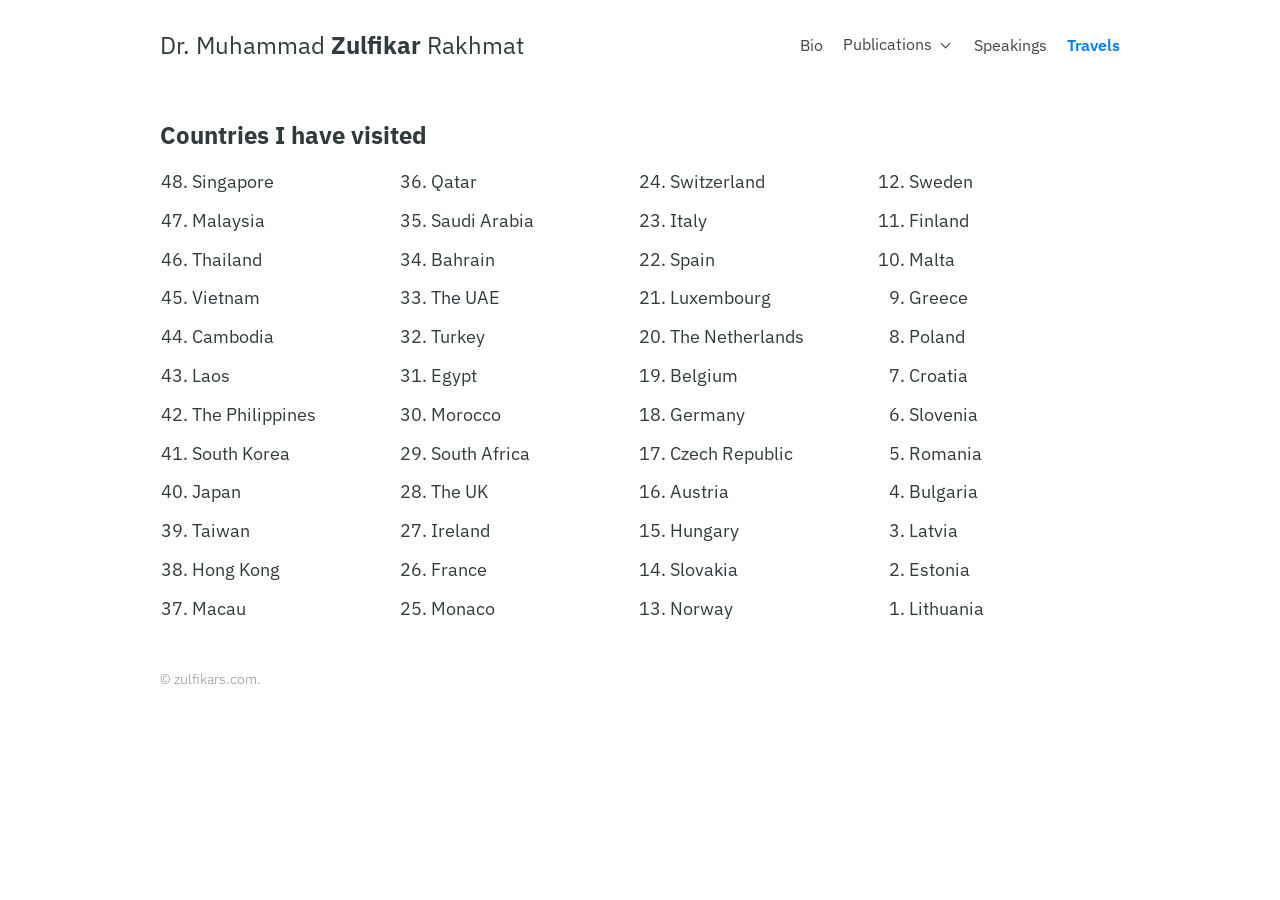
<file: travels.html>
<!DOCTYPE html>

<html><head>
<meta content="Hugo 0.68.3" name="generator"/>
<meta charset="utf-8"/>
<meta content="width=device-width, initial-scale=1.0" name="viewport"/>
<meta content="Dr. Muhammad Zulfikar Rakhmat is a researcher focusing on China-Indonesia-Middle East relations." name="description"/>
<link href="https://muhzulfikar.org" rel="alternate" title="Dr. Muhammad Zulfikar Rakhmat" type="application/rss+xml"/>
<link href="https://fonts.googleapis.com" rel="preconnect"/>
<link crossorigin="" href="https://fonts.gstatic.com" rel="preconnect"/>
<link href="https://fonts.googleapis.com/css2?family=IBM+Plex+Sans:wght@400;500;600;700&amp;display=swap" rel="stylesheet"/>
<link href="new_updated.css" rel="stylesheet"/>
<script async="" src="https://www.googletagmanager.com/gtag/js?id=UA-73915981-3"></script>
<script>
      window.dataLayer = window.dataLayer || [];
      function gtag(){dataLayer.push(arguments);}
      gtag('js', new Date());

      gtag('config', 'UA-73915981-3');
    </script>
<link href="/site.webmanifest" rel="manifest"/>
<title>Travels | Dr. Muhammad Zulfikar Rakhmat</title>
</head>
<body class="travels-page wide-content-page">
<header class="site-header" id="banner">
  <h2>
    <a href="index.html">
      Dr. Muhammad <strong>Zulfikar</strong> Rakhmat
    </a>
  </h2>

  <nav aria-label="Main navigation" class="top-nav">
    <ul>
      <li>
        <a href="index.html">Bio</a>
      </li>

      <li class="nav-dropdown">
        <a href="publications.html">Publications</a>

        <button
          class="dropdown-toggle"
          type="button"
          aria-label="Open Publications submenu"
          aria-expanded="false"
          aria-controls="publications-submenu">
          <span aria-hidden="true">⌄</span>
        </button>

        <ul class="publications-submenu" id="publications-submenu">

          <li class="mega-menu-column">
            <h3>Academic Publications</h3>
            <ul>
              <li><a href="publications.html#books">Books</a></li>
              <li><a href="publications.html#book-chapters">Book Chapters</a></li>
              <li><a href="publications.html#peer-reviewed-articles">Peer-Reviewed Articles</a></li>
              <li><a href="publications.html#research-reports">Research Reports</a></li>
              <li><a href="publications.html#academic-theses">Academic Theses</a></li>
            </ul>
          </li>

          <li class="mega-menu-column">
            <h3>Op-Eds</h3>
            <ul>
              <li><a href="publications.html#op-eds-china-indonesia">China-Indonesia</a></li>
              <li><a href="publications.html#op-eds-indonesia-middle-east">Indonesia-Middle East</a></li>
              <li><a href="publications.html#op-eds-china-middle-east">China-Middle East</a></li>
              <li><a href="publications.html#op-eds-disability-indonesia">Global Politics of Indonesia's Energy Transition</a></li> 
              <li><a href="publications.html#op-eds-disability-indonesia">Disability in Indonesia</a></li>
            </ul>
          </li>

          <li class="mega-menu-column">
            <h3>Misc.</h3>
            <ul>
              <li><a href="publications.html#writing-socio-economic-indonesia">Misc.</a></li>
            </ul>
          </li>

        </ul>
      </li>

      <li>
        <a href="speakings.html">Speakings</a>
      </li>

      <li>
        <a href="travels.html" aria-current="page" class="active">Travels</a>
      </li>
    </ul>
  </nav>
</header>

<div class="page-layout wide-content-page">
      <main id="content">
      <h3 id="Travel">Countries I have visited</h3>
            <ol reversed="">
                  <li>Singapore</li>
                  <li>Malaysia</li>
                  <li>Thailand</li>
                  <li>Vietnam</li>
                  <li>Cambodia</li>
                  <li>Laos</li>
                  <li>The Philippines</li>
                  <li>South Korea</li>
                  <li>Japan</li>
                  <li>Taiwan</li>
                  <li>Hong Kong</li>
                  <li>Macau</li>
                  <li>Qatar</li>
                  <li>Saudi Arabia</li>
                  <li>Bahrain</li>
                  <li>The UAE</li>
                  <li>Turkey</li>
                  <li>Egypt</li>
                  <li>Morocco</li>
                  <li>South Africa</li>
                  <li>The UK</li>
                  <li>Ireland</li>
                  <li>France</li>
                  <li>Monaco</li>
                  <li>Switzerland</li>
                  <li>Italy</li>
                  <li>Spain</li>
                  <li>Luxembourg</li>
                  <li>The Netherlands</li>
                  <li>Belgium</li>
                  <li>Germany</li>
                  <li>Czech Republic</li>
                  <li>Austria</li>
                  <li>Hungary</li>
                  <li>Slovakia</li>
                  <li>Norway</li>
                  <li>Sweden</li>
                  <li>Finland</li>
                  <li>Malta</li>
                  <li>Greece</li>
                  <li>Poland</li>
                  <li>Croatia</li>
                  <li>Slovenia</li>
                  <li>Romania</li>
                  <li>Bulgaria</li>
                  <li>Latvia</li>
                  <li>Estonia</li>
                  <li>Lithuania</li>
</ol></main><footer id="footer">
    © zulfikars.com. 
</footer>
</div><!-- /.page-layout -->

<script>
document.addEventListener("DOMContentLoaded", function () {
  const dropdown = document.querySelector(".nav-dropdown");
  if (!dropdown) return;

  const trigger = dropdown.querySelector(":scope > a");
  const toggle = dropdown.querySelector(".dropdown-toggle");
  const menu = dropdown.querySelector(".publications-submenu");

  function setOpen(open) {
    dropdown.classList.toggle("is-open", open);
    toggle.setAttribute("aria-expanded", String(open));
    toggle.setAttribute(
      "aria-label",
      open ? "Close Publications submenu" : "Open Publications submenu"
    );
  }

  let closeTimer = null;
  const closeDelay = 450;

  function cancelScheduledClose() {
    if (closeTimer !== null) {
      window.clearTimeout(closeTimer);
      closeTimer = null;
    }
  }

  function scheduleClose() {
    cancelScheduledClose();
    closeTimer = window.setTimeout(function () {
      setOpen(false);
      closeTimer = null;
    }, closeDelay);
  }

  dropdown.addEventListener("pointerenter", function () {
    cancelScheduledClose();
    if (window.matchMedia("(min-width: 701px)").matches) {
      setOpen(true);
    }
  });

  dropdown.addEventListener("pointerleave", function () {
    if (window.matchMedia("(min-width: 701px)").matches) {
      scheduleClose();
    }
  });

  trigger.addEventListener("click", function (event) {
    event.preventDefault();
    cancelScheduledClose();
    setOpen(true);
  });

  toggle.addEventListener("click", function (event) {
    event.preventDefault();
    event.stopPropagation();
    cancelScheduledClose();
    setOpen(!dropdown.classList.contains("is-open"));
  });

  document.addEventListener("click", function (event) {
    if (!dropdown.contains(event.target)) {
      setOpen(false);
    }
  });

  document.addEventListener("keydown", function (event) {
    if (event.key === "Escape") {
      setOpen(false);
      toggle.focus();
    }
  });

  menu.querySelectorAll("a").forEach(function (link) {
    link.addEventListener("click", function () {
      setOpen(false);
    });
  });
});
</script>

</body>
</html>
</file>
<file: new_updated.css>
*,*:before,*:after{box-sizing:border-box}html{font-size:62.5%}body{font-size:16px;font-size:1.6rem;font-family:helvetica neue,arial,sans-serif;color:#313a3d;width:100%;margin:0 auto;padding:0 16px;line-height:1.6}header#banner{margin:25px 0}header#banner a{color:#313a3d;text-decoration:none}header#banner a:hover{text-decoration:underline}header#banner h2{display:inline;font-size:21px;font-size:2.1rem;margin:0 8px 0 0}header#banner nav{display:inline-block}header#banner nav ul{list-style-type:none;font-size:1.05em;text-transform:lowercase;margin:0;padding:0}header#banner nav ul li{display:inline;margin:0 3px}header#banner nav ul li a{color:#454545}main#content a{color:#007dfa;text-decoration:none}main#content a:hover{text-decoration:underline}main#content h1,main#content h2,main#content h3,main#content h4,main#content h5,main#content h6{margin-bottom:0;line-height:1.15}main#content h3{font-size:19px;font-size:1.9rem}main#content h1+p,main#content h2+p,main#content h3+p,main#content h4+p,main#content h5+p,main#content h6+p{margin-top:5px}main#content p{color:#394548;margin:16px 0}main#content hr{height:1px;border:0;background:#d8d8d8}main#content ul#posts{list-style-type:none;font-size:16px;font-size:1.6rem;margin-top:0;padding:0}main#content ul#posts li{margin:5px 0;padding:0}main#content ul#posts small{font-size:.8em;color:#767676;margin-left:10px}main#content ul#posts li a{text-decoration:none}main#content ul#posts li a:hover{color:#369aff}main#content ul#posts li a:hover small{color:inherit}main#content header#post-header h1{display:block;font-size:23px;font-size:2.3rem;line-height:1.15}main#content header#post-header div{display:block;font-size:.85em;color:#767676}main#content #toc{border:1px solid #b1b1b1;border-radius:1px;line-height:26px;margin:16px 0;padding:9px 14px}main#content #toc h4{font-size:1.06em;color:#3d3d3d;margin:0}main#content #toc nav#TableOfContents{margin-top:4px}main#content #toc nav#TableOfContents>ul,main#content #toc nav#TableOfContents>ol{margin-left:-40px}main#content #toc ul,main#content #toc ol{font-size:.98em;margin:0;padding:0 0 0 40px}main#content #toc ul{list-style-type:none}main#content #toc ol{counter-reset:item}main#content #toc ol li{display:block}main#content #toc ol li:before{content:counters(item,".")". ";counter-increment:item}main#content img{max-width:100%;margin:0 auto}main#content figure{margin:16px 0}main#content figure img{display:block;max-width:100%;margin:0 auto}main#content figure figcaption{font-size:.92em;font-style:italic;line-height:22px;text-align:center;margin-top:6px;padding:0 10px}main#content figure figcaption h4{font-style:normal;display:inline;margin:0}main#content figure figcaption p{display:inline;margin:0;padding-left:8px}main#content blockquote{font-style:italic;margin-top:10px;margin-bottom:10px;margin-left:50px;padding-left:15px;border-left:3px solid #ccc}main#content code,main#content pre{font-family:menlo,monospace}main#content code{font-size:.96em;padding:0 5px}main#content pre{display:block;overflow-x:auto;font-size:14px;font-size:1.4rem;white-space:pre;margin:20px 0;padding:1.5rem;line-height:1.4}main#content pre code{padding:0}main#content section.footnotes{font-size:.9em}footer#footer{font-size:14px;font-size:1.4rem;font-weight:300;color:#949494;margin:40px 0}@media(min-width:770px){body{width:600px;line-height:1.5}main#content hr{width:108%;margin-left:-3.8%}header#banner h2{font-size:25px;font-size:2.5rem}main#content h3{font-size:20px;font-size:2rem}main#content ul#posts{font-size:18px;font-size:1.8rem}main#content header#post-header h1{font-size:26px;font-size:2.6rem}main#content img{max-width:108%;margin-left:-3.8%}main#content figure{margin-left:-3.8%}main#content figure img{max-width:108%}main#content pre{width:108%;margin-left:-3.8%;padding:1.5rem 2.2rem}}@media(prefers-color-scheme:dark){html{scrollbar-color:#6c6c6c #2e2e2e}body{color:#ebebeb;background:#121212}header#banner a{color:#e0e0e0;text-decoration:none}header#banner nav ul li a{color:#ccc}main#content a{color:#00b1ed}main#content p{color:#f5f5f5}main#content hr{background:#5c5c5c}main#content #toc h4{color:#d4d4d4}main#content ul#posts small{color:#a7a7a7}main#content ul#posts li a:hover{color:#21c7ff}main#content header#post-header div{color:#a7a7a7}}


/* ===== Profile layout matching the supplied reference ===== */
body{max-width:100%;width:100%;padding:0 24px;line-height:1.5}
header#banner{max-width:960px;margin:18px auto 48px}
.site-header{display:flex;align-items:center;justify-content:space-between;gap:24px}
header#banner h2{margin:0;font-size:2.1rem;font-weight:300}
header#banner nav ul{display:flex;align-items:center;gap:28px;margin:0;padding:0;list-style:none;font-size:1.25rem}
header#banner nav ul li{margin:0}
header#banner nav ul li a{color:#999;text-decoration:none;transition:color .2s ease}
header#banner nav ul li a:hover,header#banner nav ul li a.active{color:#3458d4}
.page-layout{display:grid;grid-template-columns:128px minmax(0,1fr);gap:24px;align-items:start;max-width:960px;margin:0 auto}
.profile-sidebar{position:sticky;top:24px;width:128px}
.profile-photo{display:block;width:128px;height:128px;object-fit:cover;object-position:center;margin:0!important;border-radius:14px;background:#f0f1f4}
.social-links{display:flex;justify-content:center;align-items:center;gap:5px;margin-top:12px}
.social-links a{display:inline-flex;width:20px;height:20px;align-items:center;justify-content:center;border-radius:50%;background:#aaa;color:#fff!important;transition:background .2s ease,transform .2s ease}
.social-links a:hover{background:#4562cc;transform:translateY(-2px);text-decoration:none!important}
.social-links svg{display:block;width:13px;height:13px;fill:currentColor}
main#content{width:100%;min-width:0}
main#content p{margin:0 0 13px}
main#content hr{width:100%;margin:28px 0}
main#content img{max-width:100%;margin:0}
main#content figure{margin:16px 0}
main#content figure img{max-width:100%}
main#content pre{width:100%;margin-left:0}
main#content ol,main#content ul{padding-left:24px}
main#content li{margin-bottom:5px}
@media(max-width:700px){
 body{padding:0 18px}
 header#banner{margin:18px auto 30px}
 .site-header{align-items:flex-start;flex-direction:column;gap:12px}
 header#banner nav ul{gap:22px}
 .page-layout{grid-template-columns:1fr;gap:22px}
 .profile-sidebar{position:static;display:flex;align-items:center;gap:14px;width:100%}
 .profile-photo{width:96px;height:96px;flex:0 0 96px;border-radius:12px}
 .social-links{justify-content:flex-start;margin-top:0}
}


/* ===== Requested refinements: IBM Plex Sans, clean header, responsive 960px layout ===== */
:root {
  font-family: "IBM Plex Sans", sans-serif;
}
html {
  font-family: "IBM Plex Sans", sans-serif;
}
body {
  width: 100%;
  max-width: 100%;
  padding: 0 24px;
  font-family: "IBM Plex Sans", sans-serif;
  line-height: 1.55;
}
.page-layout {
  width: 100%;
  max-width: 960px;
  margin: 34px auto 0;
  grid-template-columns: 128px minmax(0, 1fr);
  gap: 24px;
}
.profile-sidebar {
  width: 128px;
}
.social-links {
  display: flex;
  flex-wrap: wrap;
  justify-content: center;
  gap: 5px;
}
.social-links a {
  flex: 0 0 20px;
}
main#content {
  min-width: 0;
  overflow-wrap: break-word;
}
main#content img,
main#content figure img {
  max-width: 100%;
  height: auto;
}
main#content pre {
  max-width: 100%;
  overflow-x: auto;
}
@media (max-width: 700px) {
  body {
    padding: 0 18px;
  }
  .page-layout {
    grid-template-columns: 1fr;
    gap: 22px;
    margin-top: 24px;
  }
  .profile-sidebar {
    position: static;
    display: flex;
    align-items: center;
    gap: 14px;
    width: 100%;
  }
  .profile-photo {
    width: 96px;
    height: 96px;
    flex: 0 0 96px;
  }
  .social-links {
    justify-content: flex-start;
    margin-top: 0;
    max-width: 180px;
  }
  .social-links a {
    width: 22px;
    height: 22px;
    flex-basis: 22px;
  }
  main#content p {
    margin-bottom: 14px;
  }
}
@media (max-width: 380px) {
  body {
    padding: 0 14px;
  }
  .profile-photo {
    width: 82px;
    height: 82px;
    flex-basis: 82px;
  }
  .profile-sidebar {
    gap: 12px;
  }
  .social-links {
    max-width: 150px;
  }
}


/* ===== Header and typography refinements ===== */
body {
  font-family: "IBM Plex Sans", sans-serif;
}
header#banner.site-header {
  display: block;
  width: 100%;
  max-width: 960px;
  margin: 28px auto 30px;
  padding: 0;
}
header#banner.site-header h2 {
  display: block;
  margin: 0;
  font-size: 24px;
  line-height: 1.25;
  font-weight: 400;
}
header#banner.site-header h2 a {
  color: #313a3d;
  text-decoration: none;
  font-weight: 400;
}
header#banner.site-header h2 strong {
  font-weight: 700;
}
main#content {
  font-size: 18px;
  line-height: 1.6;
}
main#content p,
main#content li {
  font-size: 18px;
}
main#content h3 {
  font-size: 24px;
  line-height: 1.25;
}
@media (max-width: 700px) {
  header#banner.site-header {
    margin: 22px auto 24px;
  }
  header#banner.site-header h2 {
    font-size: 24px;
  }
  main#content,
  main#content p,
  main#content li {
    font-size: 18px;
  }
  main#content h3 {
    font-size: 24px;
  }
}


/* ===== Profile sizing, spacing, and mobile alignment (V4) ===== */

/* Give the page header and main content a clearer vertical separation. */
header#banner.site-header {
  margin-bottom: 58px;
}

/* Profile photo and social icons. */
.profile-photo {
  width: 180px;
  height: 180px;
  display: block;
  object-fit: cover;
}
.social-links {
  gap: 7px;
}
.social-links a {
  width: 24px;
  height: 24px;
  flex: 0 0 24px;
}
.social-links svg {
  width: 24px;
  height: 24px;
}

/* Mobile: centered header, centered photo, icons directly underneath. */
@media (max-width: 700px) {
  body {
    padding: 0 20px;
  }
  header#banner.site-header {
    text-align: center;
    margin-top: 22px;
    margin-bottom: 42px;
  }
  .page-layout {
    padding-left: 0;
    padding-right: 0;
    margin-top: 0;
    grid-template-columns: 1fr;
    gap: 24px;
  }
  .profile-sidebar {
    display: flex;
    flex-direction: column;
    align-items: center;
    justify-content: flex-start;
    gap: 12px;
    width: 100%;
    text-align: center;
  }
  .profile-photo {
    width: 180px;
    height: 180px;
    flex: 0 0 180px;
    margin: 0 auto;
  }
  .social-links {
    display: flex;
    align-items: center;
    justify-content: center;
    flex-wrap: wrap;
    gap: 7px;
    margin: 0 auto;
    width: 100%;
    max-width: none;
  }
  .social-links a,
  .social-links svg {
    width: 24px;
    height: 24px;
  }
}


/* ===== V5: natural-flow profile, safe content column, proportional social icons ===== */

/* Keep the profile in normal document flow; it must not stick while scrolling. */
.profile-sidebar {
  position: static !important;
  top: auto !important;
  align-self: start;
  width: 180px;
  min-width: 0;
}

/* Reserve a full 180px column for the photo, plus a clear gutter before content. */
.page-layout {
  display: grid;
  grid-template-columns: 180px minmax(0, 1fr);
  column-gap: 40px;
  align-items: start;
  width: 100%;
  max-width: 960px;
  margin-left: auto;
  margin-right: auto;
}
main#content {
  width: 100%;
  min-width: 0;
  max-width: 100%;
  overflow-wrap: anywhere;
}
main#content img,
main#content figure,
main#content figure img,
main#content pre,
main#content hr {
  max-width: 100%;
}
main#content img,
main#content figure img {
  width: auto;
  height: auto;
  margin-left: 0;
}

/* Social icon buttons have comfortable circular targets; glyphs remain inset. */
.social-links {
  display: flex;
  align-items: center;
  justify-content: center;
  flex-wrap: wrap;
  gap: 8px;
  width: 100%;
}
.social-links a {
  display: inline-flex;
  flex: 0 0 28px;
  width: 28px;
  height: 28px;
  align-items: center;
  justify-content: center;
  border-radius: 50%;
}
.social-links svg {
  display: block;
  width: 16px;
  height: 16px;
}

/* Keep the established centered mobile arrangement and avoid horizontal overflow. */
@media (max-width: 700px) {
  .page-layout {
    display: grid;
    grid-template-columns: minmax(0, 1fr);
    column-gap: 0;
    row-gap: 24px;
    width: 100%;
  }
  .profile-sidebar {
    position: static !important;
    width: 100%;
    min-width: 0;
    display: flex;
    flex-direction: column;
    align-items: center;
    justify-content: flex-start;
  }
  main#content {
    width: 100%;
    min-width: 0;
  }
  .social-links {
    justify-content: center;
  }
}


/* Multi-page navigation */
header#banner.site-header {
  display: flex;
  align-items: center;
  justify-content: space-between;
  flex-wrap: wrap;
  gap: 18px;
}
header#banner.site-header h2 { margin: 0; flex: 0 1 auto; }
header#banner.site-header nav.top-nav { display: block; margin-left: auto; }
header#banner.site-header nav.top-nav ul {
  display: flex; align-items: center; justify-content: flex-end;
  flex-wrap: wrap; gap: 20px; list-style: none; margin: 0; padding: 0;
  font-size: 16px; text-transform: none;
}
header#banner.site-header nav.top-nav ul li { display: block; margin: 0; }
header#banner.site-header nav.top-nav a {
  color: #454545; text-decoration: none; white-space: nowrap;
}
header#banner.site-header nav.top-nav a:hover,
header#banner.site-header nav.top-nav a.active { color: #007dfa; }
header#banner.site-header nav.top-nav a.active { font-weight: 600; }
@media (max-width: 700px) {
  header#banner.site-header {
    flex-direction: column; justify-content: center; align-items: center;
    gap: 16px; text-align: center;
  }
  header#banner.site-header nav.top-nav { margin: 0 auto; width: 100%; }
  header#banner.site-header nav.top-nav ul { justify-content: center; gap: 12px 18px; }
}


/* ===== Alignment fix: first section heading and ordered-list markers ===== */
/* Remove the browser's default top margin from the first heading so it starts
   level with the top of the profile photo. Later section headings keep spacing. */
main#content > h3:first-child {
  margin-top: 0;
}

/* Keep ordered-list markers aligned with the left edge of section headings. */
main#content ol {
  margin-left: 0;
  padding-left: 2.5em;
}


/* ===== Speakings & Travels: 960px content area without profile sidebar ===== */
.wide-content-page .page-layout,
body.wide-content-page .page-layout {
  display: block;
  width: 100%;
  max-width: 960px;
  margin: 34px auto 0;
}
.wide-content-page main#content,
body.wide-content-page main#content {
  display: block;
  width: 100%;
  max-width: 960px;
  min-width: 0;
  margin-left: auto;
  margin-right: auto;
}

/* Travels: four country columns on desktop, two on mobile. */
body.travels-page main#content ol {
  display: grid;
  grid-template-columns: repeat(4, minmax(0, 1fr));
  grid-template-rows: repeat(12, auto);
  grid-auto-flow: column;
  column-gap: 28px;
  row-gap: 5px;
  padding-left: 1.8em;
}
body.travels-page main#content ol li {
  break-inside: avoid;
  min-width: 0;
}

@media (max-width: 700px) {
  .wide-content-page .page-layout,
  body.wide-content-page .page-layout {
    margin-top: 24px;
  }
  body.travels-page main#content ol {
    grid-template-columns: repeat(2, minmax(0, 1fr));
    grid-template-rows: repeat(24, auto);
    grid-auto-flow: column;
    column-gap: 20px;
    row-gap: 5px;
  }
}


/* ===== Publications responsive mega menu ===== */
header#banner.site-header nav.top-nav { position: relative; }
header#banner.site-header nav.top-nav > ul { overflow: visible; }
header#banner.site-header nav.top-nav .nav-dropdown { position: static; display: flex; align-items: center; gap: 4px; }
header#banner.site-header nav.top-nav .dropdown-toggle {
  display:inline-flex; align-items:center; justify-content:center; width:25px; height:25px; padding:0;
  border:0; border-radius:6px; background:transparent; color:currentColor; font:inherit; cursor:pointer;
  transition:background .2s ease, transform .25s ease;
}
header#banner.site-header nav.top-nav .dropdown-toggle:hover { background:rgba(0,125,250,.09); }
header#banner.site-header nav.top-nav .dropdown-toggle span { display:block; font-size:19px; line-height:1; transition:transform .25s ease; }
header#banner.site-header nav.top-nav .nav-dropdown.is-open .dropdown-toggle span { transform:rotate(180deg); }
header#banner.site-header nav.top-nav ul.publications-submenu {
  position:absolute; z-index:1000; top:calc(100% + 14px); left:50%; right:auto;
  display:grid; grid-template-columns:repeat(3,minmax(0,1fr)); gap:28px;
  width:min(960px,calc(100vw - 40px)); max-width:none; max-height:min(70vh,620px); overflow-y:auto;
  margin:0; padding:25px 28px; list-style:none; border:1px solid rgba(120,130,145,.2);
  border-radius:13px; background:#fff; box-shadow:0 16px 42px rgba(25,35,55,.17);
  opacity:0; visibility:hidden; pointer-events:none; transform:translate(-50%,-9px) scale(.985);
  transform-origin:top center; transition:opacity .2s ease,transform .2s ease,visibility .2s ease;
}
header#banner.site-header nav.top-nav ul.publications-submenu > li.mega-menu-column { display:block; min-width:0; margin:0; }
header#banner.site-header nav.top-nav ul.publications-submenu h3 {
  margin:0 0 12px; padding:0 0 9px; border-bottom:1px solid rgba(120,130,145,.22);
  color:#263746; font-size:14px; font-weight:700; line-height:1.4; letter-spacing:.02em;
}
header#banner.site-header nav.top-nav ul.publications-submenu ul { display:grid; grid-template-columns:minmax(0,1fr); gap:3px; margin:0; padding:0; list-style:none; }
header#banner.site-header nav.top-nav ul.publications-submenu li li { display:block; margin:0; }
header#banner.site-header nav.top-nav ul.publications-submenu a {
  display:block; padding:8px 10px; border-radius:7px; color:#394548; font-size:13px; line-height:1.4;
  white-space:normal; text-decoration:none; transition:color .18s ease,background .18s ease,padding-left .18s ease;
}
header#banner.site-header nav.top-nav ul.publications-submenu a:hover,
header#banner.site-header nav.top-nav ul.publications-submenu a:focus-visible {
  padding-left:14px; color:#007dfa; background:rgba(0,125,250,.08); text-decoration:none;
}
header#banner.site-header nav.top-nav .nav-dropdown:hover > ul.publications-submenu,
header#banner.site-header nav.top-nav .nav-dropdown:focus-within > ul.publications-submenu,
header#banner.site-header nav.top-nav .nav-dropdown.is-open > ul.publications-submenu {
  opacity:1; visibility:visible; pointer-events:auto; transform:translate(-50%,0) scale(1);
}
html { scroll-behavior:smooth; scroll-padding-top:28px; }
main#content h3[id] { scroll-margin-top:28px; }
@media (max-width:900px) {
  header#banner.site-header nav.top-nav ul.publications-submenu { gap:16px; padding:20px; }
  header#banner.site-header nav.top-nav ul.publications-submenu a { font-size:12.5px; }
}
@media (max-width:700px) {
  header#banner.site-header nav.top-nav { position:relative; }
  header#banner.site-header nav.top-nav > ul { flex-wrap:wrap; }
  header#banner.site-header nav.top-nav .nav-dropdown { position:static; }
  header#banner.site-header nav.top-nav ul.publications-submenu {
    top:calc(100% + 8px); left:50%; width:min(520px,calc(100vw - 28px));
    grid-template-columns:minmax(0,1fr); gap:16px; max-height:65vh; overflow-y:auto;
    padding:18px; transform:translate(-50%,-8px) scale(.985); text-align:left;
  }
  header#banner.site-header nav.top-nav .nav-dropdown:hover > ul.publications-submenu,
  header#banner.site-header nav.top-nav .nav-dropdown:focus-within > ul.publications-submenu,
  header#banner.site-header nav.top-nav .nav-dropdown.is-open > ul.publications-submenu {
    transform:translate(-50%,0) scale(1);
  }
  header#banner.site-header nav.top-nav ul.publications-submenu h3 { margin-bottom:7px; }
}
@media (prefers-reduced-motion: reduce) {
  html { scroll-behavior: auto; }
  header#banner.site-header nav.top-nav ul.publications-submenu,
  header#banner.site-header nav.top-nav .dropdown-toggle,
  header#banner.site-header nav.top-nav .dropdown-toggle span,
  header#banner.site-header nav.top-nav ul.publications-submenu a {
    transition: none;
  }
}



/* ===== Publications mega menu refinements ===== */
@media (min-width: 701px) {
  header#banner.site-header nav.top-nav { position: relative; }
  header#banner.site-header nav.top-nav .nav-dropdown {
    display: flex; align-items: center; gap: 5px; position: static;
  }
  header#banner.site-header nav.top-nav .nav-dropdown > a,
  header#banner.site-header nav.top-nav .dropdown-toggle {
    display: inline-flex; align-items: center; min-height: 34px; line-height: 1.2;
  }
  header#banner.site-header nav.top-nav .dropdown-toggle {
    width: 24px; height: 34px; min-height: 34px; margin: 0; padding: 0;
    vertical-align: middle; transform: none;
  }
  header#banner.site-header nav.top-nav .dropdown-toggle span {
    display: block; line-height: 1; font-size: 18px;
  }
  header#banner.site-header nav.top-nav ul.publications-submenu {
    top: 100%; left: auto; right: 0;
    width: min(960px, calc(100vw - 48px)); max-width: calc(100vw - 48px);
    grid-template-columns: repeat(3, minmax(0, 1fr)); align-items: start;
    gap: 30px; padding: 28px 32px; margin: 0;
    transform: translateY(10px) scale(.99); transform-origin: top right;
  }
  /* Hover bridge prevents the menu closing while the pointer travels into it. */
  header#banner.site-header nav.top-nav ul.publications-submenu::before {
    content: ""; position: absolute; left: 0; right: 0; top: -14px; height: 14px;
  }
  header#banner.site-header nav.top-nav .nav-dropdown:hover > ul.publications-submenu,
  header#banner.site-header nav.top-nav .nav-dropdown:focus-within > ul.publications-submenu,
  header#banner.site-header nav.top-nav .nav-dropdown.is-open > ul.publications-submenu {
    transform: translateY(0) scale(1);
  }
  header#banner.site-header nav.top-nav ul.publications-submenu > li.mega-menu-column {
    align-self: start; justify-self: stretch; min-width: 0; margin: 0; padding: 0;
  }
  header#banner.site-header nav.top-nav ul.publications-submenu h3 {
    margin: 0 0 14px; padding: 0 0 11px; font-size: 16px; line-height: 1.35;
  }
  header#banner.site-header nav.top-nav ul.publications-submenu ul {
    display: flex; flex-direction: column; align-items: stretch; gap: 5px;
    margin: 0; padding: 0;
  }
  header#banner.site-header nav.top-nav ul.publications-submenu li li { margin: 0; padding: 0; }
  header#banner.site-header nav.top-nav ul.publications-submenu a {
    display: block; padding: 9px 11px; font-size: 15px; line-height: 1.5;
  }
}
@media (max-width: 700px) {
  header#banner.site-header nav.top-nav ul.publications-submenu {
    right: auto; left: 50%; width: min(520px, calc(100vw - 28px));
    max-width: calc(100vw - 28px); align-items: start;
  }
  header#banner.site-header nav.top-nav ul.publications-submenu h3 { font-size: 15px; }
  header#banner.site-header nav.top-nav ul.publications-submenu a { font-size: 14px; }
}


/* ===== Mega menu hover stability fix ===== */
@media (min-width: 701px) {
  header#banner.site-header nav.top-nav ul.publications-submenu {
    top: calc(100% + 14px);
    transform: scale(.99);
    transform-origin: top right;
  }
  header#banner.site-header nav.top-nav ul.publications-submenu::before {
    content: "";
    position: absolute;
    left: 0;
    right: 0;
    top: -16px;
    height: 16px;
  }
  header#banner.site-header nav.top-nav .nav-dropdown:hover > ul.publications-submenu,
  header#banner.site-header nav.top-nav .nav-dropdown:focus-within > ul.publications-submenu,
  header#banner.site-header nav.top-nav .nav-dropdown.is-open > ul.publications-submenu {
    transform: scale(1);
  }
}


/* ===== Publications dropdown chevron: alignment and animation refinement ===== */
header#banner.site-header nav.top-nav .nav-dropdown {
  display: inline-flex;
  align-items: center;
  gap: 4px;
}

header#banner.site-header nav.top-nav .nav-dropdown > a {
  display: inline-flex;
  align-items: center;
  min-height: 34px;
  line-height: 1.2;
}

header#banner.site-header nav.top-nav .dropdown-toggle {
  display: inline-flex;
  flex: 0 0 18px;
  align-items: center;
  justify-content: center;
  width: 18px;
  height: 34px;
  min-height: 34px;
  margin: 0;
  padding: 0;
  border: 0;
  border-radius: 4px;
  background: transparent;
  color: inherit;
  font: inherit;
  line-height: 1;
  cursor: pointer;
  transform: none;
  transition: background-color 180ms ease, opacity 180ms ease;
}

header#banner.site-header nav.top-nav .dropdown-toggle span {
  display: block;
  width: 7px;
  height: 7px;
  margin: -3px 0 0;
  padding: 0;
  border: 0;
  border-right: 1.6px solid currentColor;
  border-bottom: 1.6px solid currentColor;
  background: transparent;
  font-size: 0;
  line-height: 0;
  transform: rotate(45deg);
  transform-origin: center;
  transition: transform 180ms cubic-bezier(.2, .7, .3, 1);
}

header#banner.site-header nav.top-nav .nav-dropdown.is-open .dropdown-toggle span,
header#banner.site-header nav.top-nav .dropdown-toggle[aria-expanded="true"] span {
  margin-top: 3px;
  transform: rotate(225deg);
}

header#banner.site-header nav.top-nav .dropdown-toggle:hover {
  background-color: rgba(0, 125, 250, .08);
}

header#banner.site-header nav.top-nav .dropdown-toggle:focus-visible {
  outline: 2px solid currentColor;
  outline-offset: 2px;
}

@media (max-width: 700px) {
  header#banner.site-header nav.top-nav .nav-dropdown > a {
    min-height: 25px;
  }

  header#banner.site-header nav.top-nav .dropdown-toggle {
    height: 25px;
    min-height: 25px;
  }
}

@media (prefers-reduced-motion: reduce) {
  header#banner.site-header nav.top-nav .dropdown-toggle,
  header#banner.site-header nav.top-nav .dropdown-toggle span {
    transition: none;
  }
}


/* ===== Final fix: close Publications mega menu after submenu link click =====
   The menu is controlled by the .is-open class. Hover/focus must not reopen it
   after JavaScript removes that class when a submenu link is clicked.
*/
header#banner.site-header nav.top-nav
.nav-dropdown:hover:not(.is-open) > ul.publications-submenu,
header#banner.site-header nav.top-nav
.nav-dropdown:focus-within:not(.is-open) > ul.publications-submenu {
  opacity: 0 !important;
  visibility: hidden !important;
  pointer-events: none !important;
}

header#banner.site-header nav.top-nav
.nav-dropdown.is-open > ul.publications-submenu {
  opacity: 1 !important;
  visibility: visible !important;
  pointer-events: auto !important;
}

@media (min-width: 701px) {
  header#banner.site-header nav.top-nav
  .nav-dropdown:hover:not(.is-open) > ul.publications-submenu,
  header#banner.site-header nav.top-nav
  .nav-dropdown:focus-within:not(.is-open) > ul.publications-submenu {
    transform: scale(.99) !important;
  }

  header#banner.site-header nav.top-nav
  .nav-dropdown.is-open > ul.publications-submenu {
    transform: scale(1) !important;
  }
}

@media (max-width: 700px) {
  header#banner.site-header nav.top-nav
  .nav-dropdown:hover:not(.is-open) > ul.publications-submenu,
  header#banner.site-header nav.top-nav
  .nav-dropdown:focus-within:not(.is-open) > ul.publications-submenu {
    transform: translate(-50%, -8px) scale(.985) !important;
  }

  header#banner.site-header nav.top-nav
  .nav-dropdown.is-open > ul.publications-submenu {
    transform: translate(-50%, 0) scale(1) !important;
  }
}
</file>
